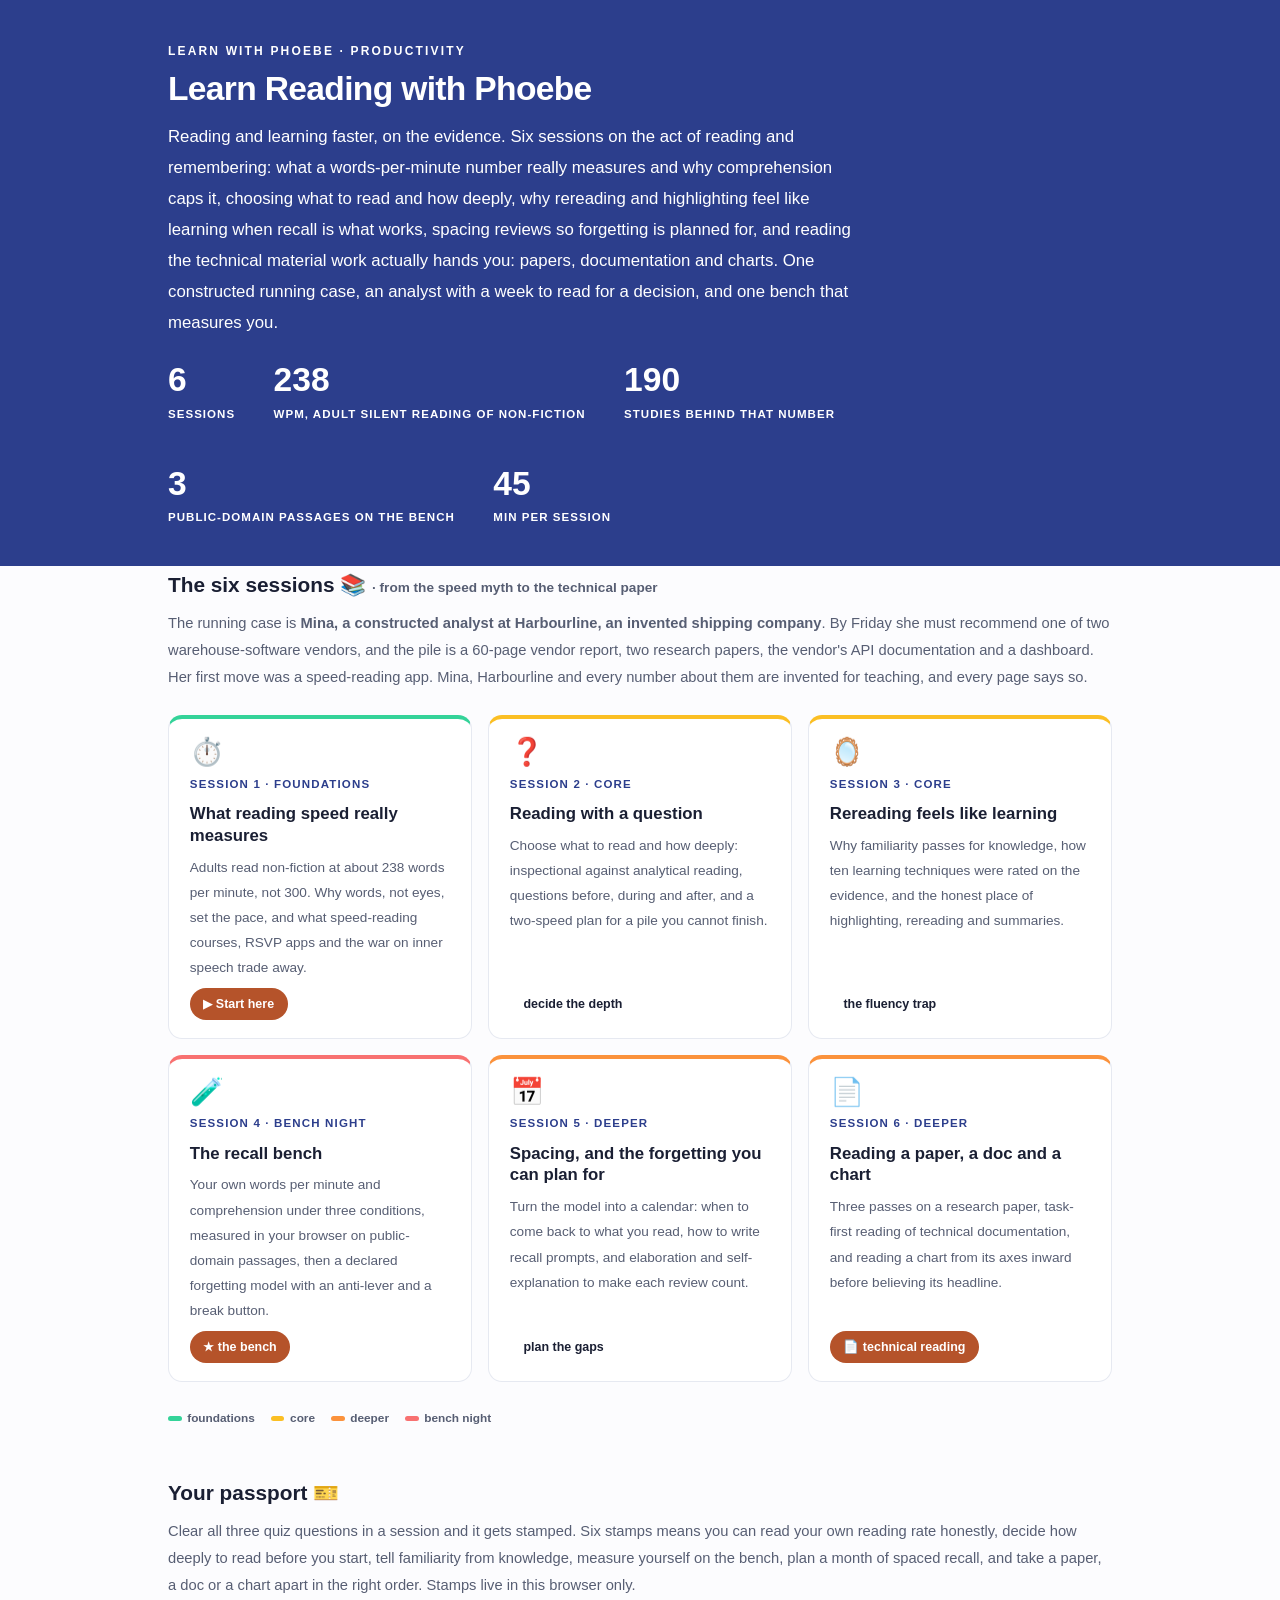
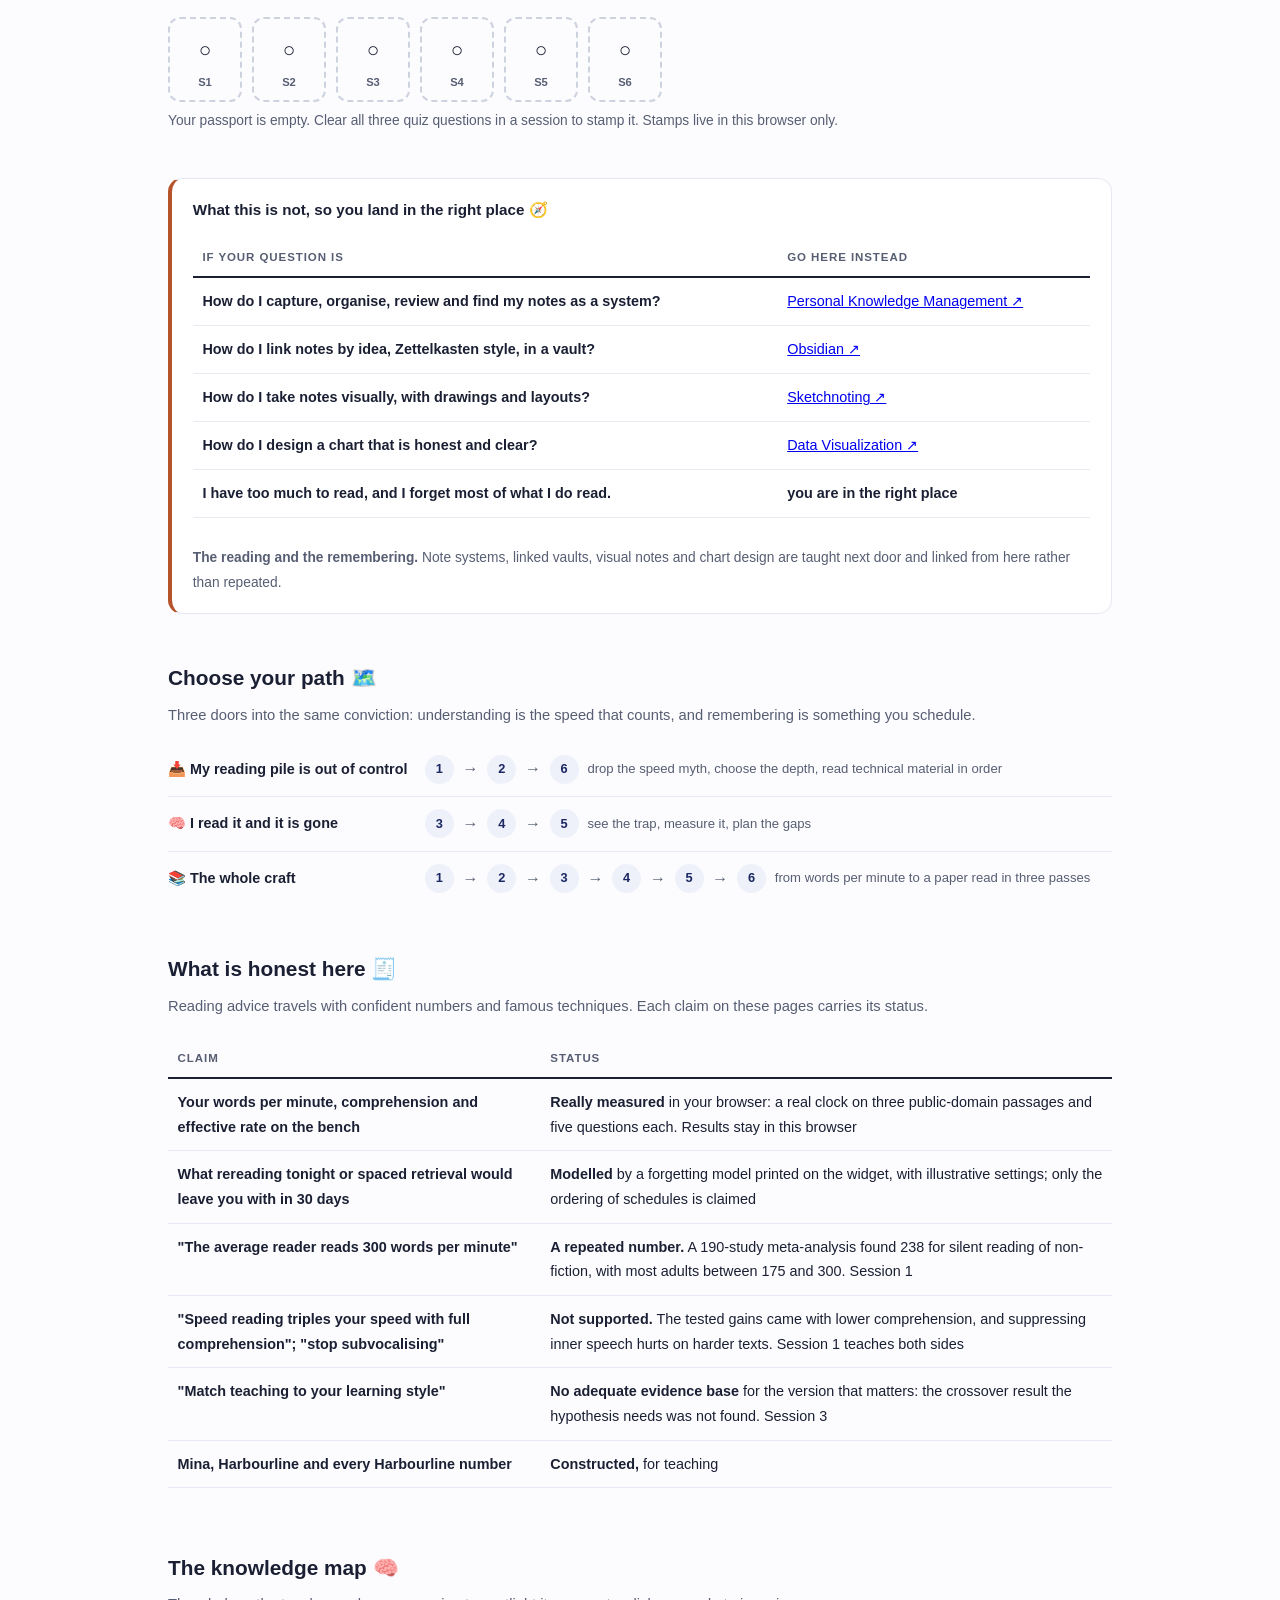
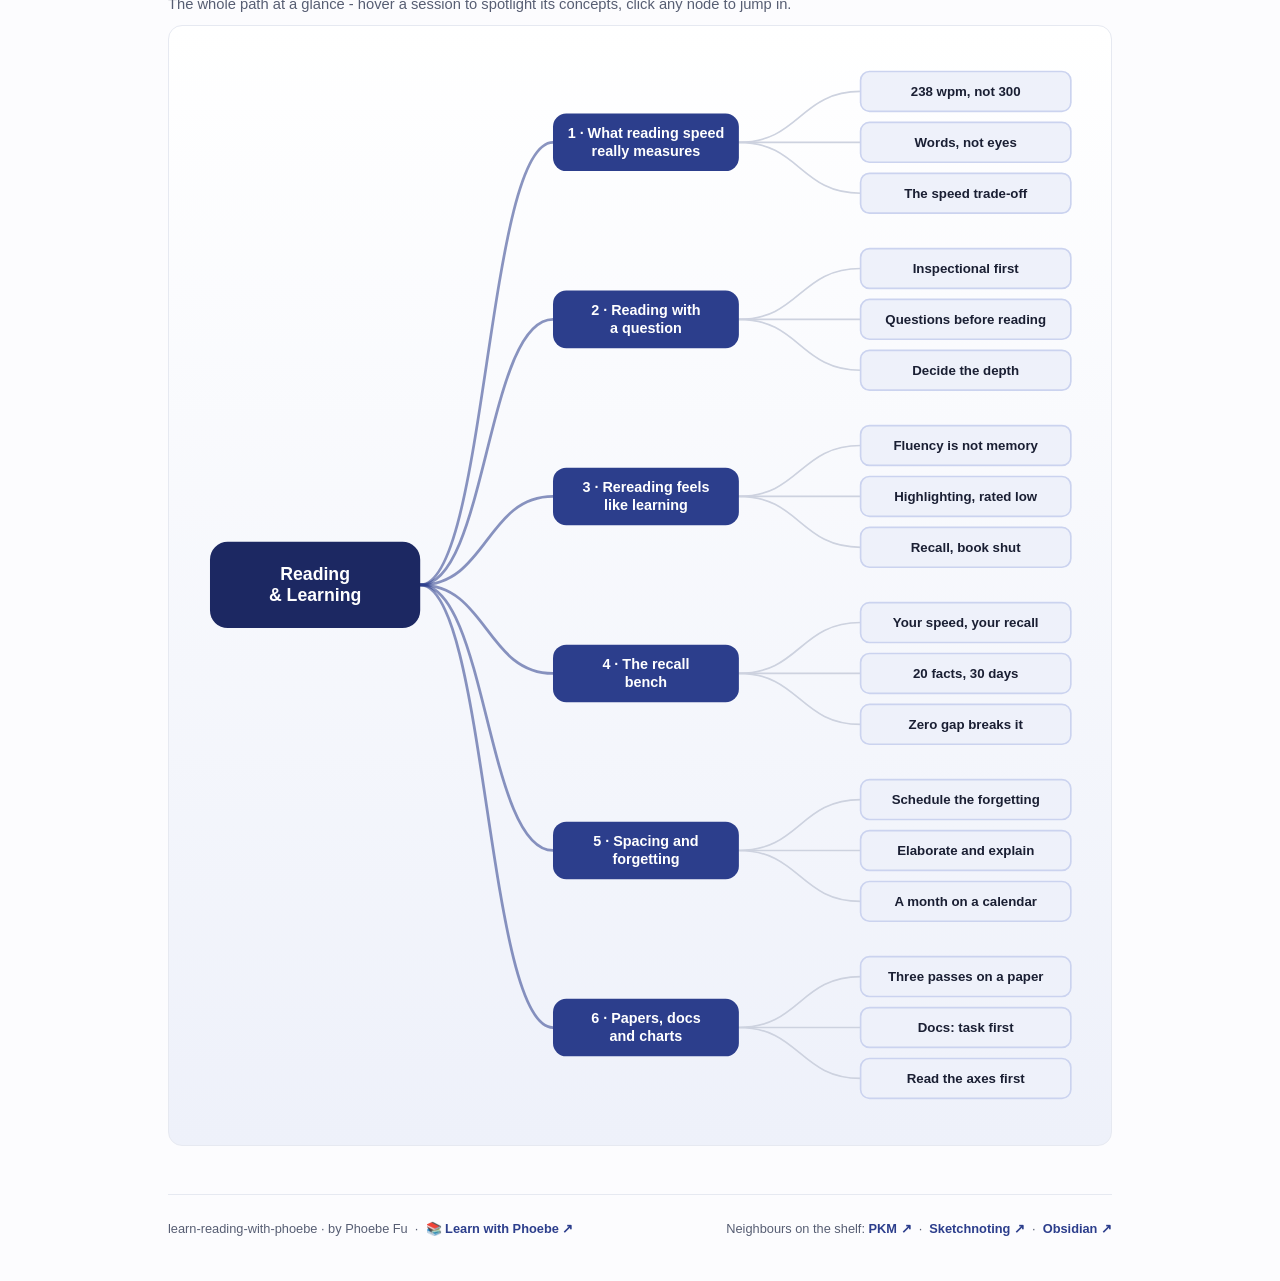
<file: index.html>
<!DOCTYPE html>
<html lang="en">
<head>
<meta charset="UTF-8">
<meta name="viewport" content="width=device-width, initial-scale=1.0">
<!-- social:start -->
<meta name="description" content="Six sessions on reading and remembering what you read: what reading speed really measures, reading with a question, why rereading feels like learning, a recall bench that measures your own speed and comprehension in the browser, spacing that plans for forgetting, and reading papers, docs and charts. Free, by Phoebe Fu.">
<meta property="og:type" content="website">
<meta property="og:site_name" content="Learn with Phoebe">
<meta property="og:title" content="Learn Reading with Phoebe">
<meta property="og:description" content="Read less, remember more. Six sessions on the evidence about reading speed, active reading, retrieval and spacing, with a bench that measures you.">
<meta property="og:url" content="https://phoebefu6.github.io/learn-reading-with-phoebe/">
<meta property="og:image" content="https://phoebefu6.github.io/learn-reading-with-phoebe/assets/og-cover.png">
<meta property="og:image:width" content="1200">
<meta property="og:image:height" content="630">
<meta name="twitter:card" content="summary_large_image">
<meta name="twitter:title" content="Learn Reading with Phoebe">
<meta name="twitter:description" content="Your words per minute beside your comprehension, measured in your browser, and what the research says about rereading and spacing.">
<meta name="twitter:image" content="https://phoebefu6.github.io/learn-reading-with-phoebe/assets/og-cover.png">
<!-- social:end -->
<title>Learn Reading with Phoebe</title>
<link rel="stylesheet" href="assets/style.css?v=22">
<style>

  .stats-row { display: flex; gap: 2.4rem; margin-top: 1.5rem; flex-wrap: wrap; }
  .stat b { display: block; font-size: 2.1rem; font-weight: 800; line-height: 1.05; font-variant-numeric: tabular-nums; }
  .stat span { font-size: .72rem; opacity: 1; text-transform: uppercase; letter-spacing: .09em; font-weight: 600; }

  .course-grid { display: grid; grid-template-columns: repeat(auto-fit, minmax(17rem, 1fr)); gap: 1rem; margin-top: 1.5rem; }
  .course-card {
    border: 1px solid var(--hairline);
    border-top: 4px solid var(--diff, var(--indigo));
    border-radius: var(--radius);
    padding: 1.2rem 1.3rem 1.1rem;
    display: flex;
    flex-direction: column;
    gap: .5rem;
    text-decoration: none;
    color: var(--ink);
    background: #fff;
    transition: box-shadow .15s ease, border-color .15s ease, transform .15s ease;
    position: relative;
  }
  .course-card:hover { border-color: var(--indigo-soft); border-top-color: var(--diff, var(--indigo)); box-shadow: 0 8px 28px rgba(var(--shadow-rgb),.16); transform: translateY(-3px); }
  .course-card .cicon { font-size: 1.7rem; line-height: 1; }
  .course-card .cnum { font-size: .72rem; font-weight: 700; color: var(--indigo); text-transform: uppercase; letter-spacing: .1em; }
  .course-card h3 { font-size: 1.05rem; font-weight: 800; line-height: 1.3; }
  .course-card p { font-size: .85rem; color: var(--muted); flex: 1; }
  .course-card .meta { display: flex; gap: .4rem; flex-wrap: wrap; }

  .diff-legend { display: flex; gap: 1rem; margin-top: 1.6rem; font-size: .74rem; color: var(--muted); font-weight: 600; flex-wrap: wrap; }
  .diff-legend i { display: inline-block; width: .85rem; height: .35rem; border-radius: 999px; margin-right: .35rem; vertical-align: middle; }

  .paths { margin-top: 2.6rem; }
  .paths h2 { font-size: 1.3rem; font-weight: 800; margin-bottom: .3rem; }
  .paths .plede { color: var(--muted); font-size: .92rem; margin-bottom: .8rem; }
  .path { display: flex; gap: .55rem; align-items: center; padding: .75rem 0; border-bottom: .5px solid var(--hairline); flex-wrap: wrap; }
  .path:last-child { border-bottom: none; }
  .path b { min-width: 15.5rem; font-size: .9rem; }
  .path .pstep { background: var(--indigo-50); color: var(--indigo-deep); border-radius: 999px; padding: .16rem .68rem; font-weight: 700; font-size: .8rem; text-decoration: none; transition: all .12s ease; }
  .path .pstep:hover { background: var(--indigo); color: #fff; }
  .path .parr { color: var(--muted); font-weight: 700; }

  .mm-section { margin-top: 1.6rem; }
  .mm-section h2 { font-size: 1.3rem; font-weight: 800; margin-bottom: .2rem; }
  .mm-section .mm-lede { color: var(--muted); font-size: .92rem; margin-bottom: .4rem; }
  .mm-wrap { border: 1px solid var(--hairline); border-radius: var(--radius); background: linear-gradient(180deg,#fff,var(--indigo-50)); padding: .6rem; overflow-x: auto; }
  .mm-svg { width: 100%; height: auto; display: block; max-width: 60rem; margin: 0 auto; min-width: 34rem; }
  .mm-link { cursor: pointer; text-decoration: none; }
  .mm-node rect { transition: opacity .15s ease, filter .15s ease; }
  .mm-node text { pointer-events: none; }
  .mm-link:hover .mm-node rect { filter: brightness(1.06); }
  .mm-edge { transition: opacity .15s ease; }

  .not-this { border: 1px solid var(--hairline); border-left: 4px solid var(--clay); border-radius: var(--radius); background: #fff; padding: 1.1rem 1.3rem; margin-top: 1.2rem; }
  .not-this h3 { font-size: .95rem; font-weight: 800; margin-bottom: .5rem; }
</style>
</head>
<body>
<header class="masthead">
  <div class="wrap">
    <div class="eyebrow">Learn with Phoebe · Productivity</div>
    <h1>Learn <span class="accent">Reading</span> with Phoebe</h1>
    <p class="sub">Reading and learning faster, on the evidence. Six sessions on the act of reading and remembering: what a words-per-minute number really measures and why comprehension caps it, choosing what to read and how deeply, why rereading and highlighting feel like learning when recall is what works, spacing reviews so forgetting is planned for, and reading the technical material work actually hands you: papers, documentation and charts. One constructed running case, an analyst with a week to read for a decision, and one bench that measures you.</p>
    <div class="stats-row">
      <div class="stat"><b data-count="6">6</b><span>sessions</span></div>
      <div class="stat"><b data-count="238">238</b><span>wpm, adult silent reading of non-fiction</span></div>
      <div class="stat"><b data-count="190">190</b><span>studies behind that number</span></div>
      <div class="stat"><b data-count="3">3</b><span>public-domain passages on the bench</span></div>
      <div class="stat"><b data-count="45">45</b><span>min per session</span></div>
    </div>
  </div>
</header>
<main class="wrap">
  <section class="section">
    <div class="paths" style="margin-top:0">
      <h2>The six sessions 📚 <span style="font-size:.85rem;font-weight:600;color:var(--muted)">· from the speed myth to the technical paper</span></h2>
      <p class="plede">The running case is <strong>Mina, a constructed analyst at Harbourline, an invented shipping company</strong>. By Friday she must recommend one of two warehouse-software vendors, and the pile is a 60-page vendor report, two research papers, the vendor's API documentation and a dashboard. Her first move was a speed-reading app. Mina, Harbourline and every number about them are invented for teaching, and every page says so.</p>
    </div>
    <div class="course-grid">
      <a class="course-card" href="courses/01-what-reading-speed-measures.html" style="--diff:#34D399">
        <span class="cicon">⏱️</span>
        <span class="cnum">Session 1 · foundations</span>
        <h3>What reading speed really measures</h3>
        <p>Adults read non-fiction at about 238 words per minute, not 300. Why words, not eyes, set the pace, and what speed-reading courses, RSVP apps and the war on inner speech trade away.</p>
        <span class="meta"><span class="pill amber">▶ Start here</span></span>
      </a>
      <a class="course-card" href="courses/02-reading-with-a-question.html" style="--diff:#FBBF24">
        <span class="cicon">❓</span>
        <span class="cnum">Session 2 · core</span>
        <h3>Reading with a question</h3>
        <p>Choose what to read and how deeply: inspectional against analytical reading, questions before, during and after, and a two-speed plan for a pile you cannot finish.</p>
        <span class="meta"><span class="pill">decide the depth</span></span>
      </a>
      <a class="course-card" href="courses/03-rereading-feels-like-learning.html" style="--diff:#FBBF24">
        <span class="cicon">🪞</span>
        <span class="cnum">Session 3 · core</span>
        <h3>Rereading feels like learning</h3>
        <p>Why familiarity passes for knowledge, how ten learning techniques were rated on the evidence, and the honest place of highlighting, rereading and summaries.</p>
        <span class="meta"><span class="pill">the fluency trap</span></span>
      </a>
      <a class="course-card" href="courses/04-the-recall-bench.html" style="--diff:#F87171">
        <span class="cicon">🧪</span>
        <span class="cnum">Session 4 · bench night</span>
        <h3>The recall bench</h3>
        <p>Your own words per minute and comprehension under three conditions, measured in your browser on public-domain passages, then a declared forgetting model with an anti-lever and a break button.</p>
        <span class="meta"><span class="pill amber">★ the bench</span></span>
      </a>
      <a class="course-card" href="courses/05-spacing-and-forgetting.html" style="--diff:#FB923C">
        <span class="cicon">📅</span>
        <span class="cnum">Session 5 · deeper</span>
        <h3>Spacing, and the forgetting you can plan for</h3>
        <p>Turn the model into a calendar: when to come back to what you read, how to write recall prompts, and elaboration and self-explanation to make each review count.</p>
        <span class="meta"><span class="pill">plan the gaps</span></span>
      </a>
      <a class="course-card" href="courses/06-papers-docs-charts.html" style="--diff:#FB923C">
        <span class="cicon">📄</span>
        <span class="cnum">Session 6 · deeper</span>
        <h3>Reading a paper, a doc and a chart</h3>
        <p>Three passes on a research paper, task-first reading of technical documentation, and reading a chart from its axes inward before believing its headline.</p>
        <span class="meta"><span class="pill amber">📄 technical reading</span></span>
      </a>
    </div>
    <div class="diff-legend">
      <span><i style="background:#34D399"></i>foundations</span>
      <span><i style="background:#FBBF24"></i>core</span>
      <span><i style="background:#FB923C"></i>deeper</span>
      <span><i style="background:#F87171"></i>bench night</span>
    </div>
  </section>
  <section class="section">
    <div class="paths" style="margin-top:0">
      <h2>Your passport 🎫</h2>
      <p class="plede">Clear all three quiz questions in a session and it gets stamped. Six stamps means you can read your own reading rate honestly, decide how deeply to read before you start, tell familiarity from knowledge, measure yourself on the bench, plan a month of spaced recall, and take a paper, a doc or a chart apart in the right order. Stamps live in this browser only.</p>
    </div>
    <div class="pp-strip"></div>
  </section>
  <section class="section">
    <div class="not-this">
      <h3>What this is not, so you land in the right place 🧭</h3>
      <table class="clean">
        <tr><th>If your question is</th><th>Go here instead</th></tr>
        <tr><td>How do I capture, organise, review and find my notes as a system?</td><td><a href="https://phoebefu6.github.io/learn-pkm-with-phoebe/">Personal Knowledge Management ↗</a></td></tr>
        <tr><td>How do I link notes by idea, Zettelkasten style, in a vault?</td><td><a href="https://phoebefu6.github.io/learn-obsidian-with-phoebe/">Obsidian ↗</a></td></tr>
        <tr><td>How do I take notes visually, with drawings and layouts?</td><td><a href="https://phoebefu6.github.io/learn-sketchnoting-with-phoebe/">Sketchnoting ↗</a></td></tr>
        <tr><td>How do I design a chart that is honest and clear?</td><td><a href="https://phoebefu6.github.io/learn-dataviz-with-phoebe/">Data Visualization ↗</a></td></tr>
        <tr><td><strong>I have too much to read, and I forget most of what I do read.</strong></td><td><strong>you are in the right place</strong></td></tr>
      </table>
      <p style="margin-top:.7rem;font-size:.86rem;color:var(--muted)"><strong>The reading and the remembering.</strong> Note systems, linked vaults, visual notes and chart design are taught next door and linked from here rather than repeated.</p>
    </div>
  </section>
  <section class="section">
    <div class="paths">
      <h2>Choose your path 🗺️</h2>
      <p class="plede">Three doors into the same conviction: understanding is the speed that counts, and remembering is something you schedule.</p>
      <div class="path"><b>📥 My reading pile is out of control</b>
        <a class="pstep" href="courses/01-what-reading-speed-measures.html">1</a><span class="parr">→</span>
        <a class="pstep" href="courses/02-reading-with-a-question.html">2</a><span class="parr">→</span>
        <a class="pstep" href="courses/06-papers-docs-charts.html">6</a>
        <span style="font-size:.82rem;color:var(--muted)">drop the speed myth, choose the depth, read technical material in order</span>
      </div>
      <div class="path"><b>🧠 I read it and it is gone</b>
        <a class="pstep" href="courses/03-rereading-feels-like-learning.html">3</a><span class="parr">→</span>
        <a class="pstep" href="courses/04-the-recall-bench.html">4</a><span class="parr">→</span>
        <a class="pstep" href="courses/05-spacing-and-forgetting.html">5</a>
        <span style="font-size:.82rem;color:var(--muted)">see the trap, measure it, plan the gaps</span>
      </div>
      <div class="path"><b>📚 The whole craft</b>
        <a class="pstep" href="courses/01-what-reading-speed-measures.html">1</a><span class="parr">→</span>
        <a class="pstep" href="courses/02-reading-with-a-question.html">2</a><span class="parr">→</span>
        <a class="pstep" href="courses/03-rereading-feels-like-learning.html">3</a><span class="parr">→</span>
        <a class="pstep" href="courses/04-the-recall-bench.html">4</a><span class="parr">→</span>
        <a class="pstep" href="courses/05-spacing-and-forgetting.html">5</a><span class="parr">→</span>
        <a class="pstep" href="courses/06-papers-docs-charts.html">6</a>
        <span style="font-size:.82rem;color:var(--muted)">from words per minute to a paper read in three passes</span>
      </div>
    </div>
  </section>
  <section class="section">
    <div class="paths" style="margin-top:0">
      <h2>What is honest here 🧾</h2>
      <p class="plede">Reading advice travels with confident numbers and famous techniques. Each claim on these pages carries its status.</p>
    </div>
    <table class="clean">
      <tr><th>Claim</th><th>Status</th></tr>
      <tr><td>Your words per minute, comprehension and effective rate on the bench</td><td><strong>Really measured</strong> in your browser: a real clock on three public-domain passages and five questions each. Results stay in this browser</td></tr>
      <tr><td>What rereading tonight or spaced retrieval would leave you with in 30 days</td><td><strong>Modelled</strong> by a forgetting model printed on the widget, with illustrative settings; only the ordering of schedules is claimed</td></tr>
      <tr><td>"The average reader reads 300 words per minute"</td><td><strong>A repeated number.</strong> A 190-study meta-analysis found 238 for silent reading of non-fiction, with most adults between 175 and 300. Session 1</td></tr>
      <tr><td>"Speed reading triples your speed with full comprehension"; "stop subvocalising"</td><td><strong>Not supported.</strong> The tested gains came with lower comprehension, and suppressing inner speech hurts on harder texts. Session 1 teaches both sides</td></tr>
      <tr><td>"Match teaching to your learning style"</td><td><strong>No adequate evidence base</strong> for the version that matters: the crossover result the hypothesis needs was not found. Session 3</td></tr>
      <tr><td>Mina, Harbourline and every Harbourline number</td><td><strong>Constructed,</strong> for teaching</td></tr>
    </table>
  </section>
  <section class="section mm-section">
    <h2>The knowledge map 🧠</h2>
    <p class="mm-lede">The whole path at a glance - hover a session to spotlight its concepts, click any node to jump in.</p>
    <div class="mm-wrap"><div id="mindmap"></div></div>
  </section>
  <footer class="pagefoot">
    <span>learn-reading-with-phoebe · by Phoebe Fu &nbsp;·&nbsp; 📚 <a href="https://phoebefu6.github.io/learn-with-phoebe/">Learn with Phoebe ↗</a></span>
    <span>Neighbours on the shelf: <a href="https://phoebefu6.github.io/learn-pkm-with-phoebe/">PKM ↗</a> &nbsp;·&nbsp; <a href="https://phoebefu6.github.io/learn-sketchnoting-with-phoebe/">Sketchnoting ↗</a> &nbsp;·&nbsp; <a href="https://phoebefu6.github.io/learn-obsidian-with-phoebe/">Obsidian ↗</a></span>
  </footer>
</main>
<script>
window.MINDMAP_DATA = {
 "title": "Reading\n& Learning",
 "centerColor": "#1C2862",
 "sessions": [
  {
   "label": "What reading speed\nreally measures",
   "href": "courses/01-what-reading-speed-measures.html",
   "color": "#34D399",
   "concepts": [
    {
     "label": "238 wpm, not 300",
     "href": "courses/01-what-reading-speed-measures.html"
    },
    {
     "label": "Words, not eyes",
     "href": "courses/01-what-reading-speed-measures.html"
    },
    {
     "label": "The speed trade-off",
     "href": "courses/01-what-reading-speed-measures.html"
    }
   ]
  },
  {
   "label": "Reading with\na question",
   "href": "courses/02-reading-with-a-question.html",
   "color": "#FBBF24",
   "concepts": [
    {
     "label": "Inspectional first",
     "href": "courses/02-reading-with-a-question.html"
    },
    {
     "label": "Questions before reading",
     "href": "courses/02-reading-with-a-question.html"
    },
    {
     "label": "Decide the depth",
     "href": "courses/02-reading-with-a-question.html"
    }
   ]
  },
  {
   "label": "Rereading feels\nlike learning",
   "href": "courses/03-rereading-feels-like-learning.html",
   "color": "#FBBF24",
   "concepts": [
    {
     "label": "Fluency is not memory",
     "href": "courses/03-rereading-feels-like-learning.html"
    },
    {
     "label": "Highlighting, rated low",
     "href": "courses/03-rereading-feels-like-learning.html"
    },
    {
     "label": "Recall, book shut",
     "href": "courses/03-rereading-feels-like-learning.html"
    }
   ]
  },
  {
   "label": "The recall\nbench",
   "href": "courses/04-the-recall-bench.html",
   "color": "#F87171",
   "concepts": [
    {
     "label": "Your speed, your recall",
     "href": "courses/04-the-recall-bench.html"
    },
    {
     "label": "20 facts, 30 days",
     "href": "courses/04-the-recall-bench.html"
    },
    {
     "label": "Zero gap breaks it",
     "href": "courses/04-the-recall-bench.html"
    }
   ]
  },
  {
   "label": "Spacing and\nforgetting",
   "href": "courses/05-spacing-and-forgetting.html",
   "color": "#FB923C",
   "concepts": [
    {
     "label": "Schedule the forgetting",
     "href": "courses/05-spacing-and-forgetting.html"
    },
    {
     "label": "Elaborate and explain",
     "href": "courses/05-spacing-and-forgetting.html"
    },
    {
     "label": "A month on a calendar",
     "href": "courses/05-spacing-and-forgetting.html"
    }
   ]
  },
  {
   "label": "Papers, docs\nand charts",
   "href": "courses/06-papers-docs-charts.html",
   "color": "#FB923C",
   "concepts": [
    {
     "label": "Three passes on a paper",
     "href": "courses/06-papers-docs-charts.html"
    },
    {
     "label": "Docs: task first",
     "href": "courses/06-papers-docs-charts.html"
    },
    {
     "label": "Read the axes first",
     "href": "courses/06-papers-docs-charts.html"
    }
   ]
  }
 ]
};
</script>
<script src="assets/mindmap.js?v=1"></script>
<script src="assets/app.js?v=19"></script>
</body>
</html>
</file>
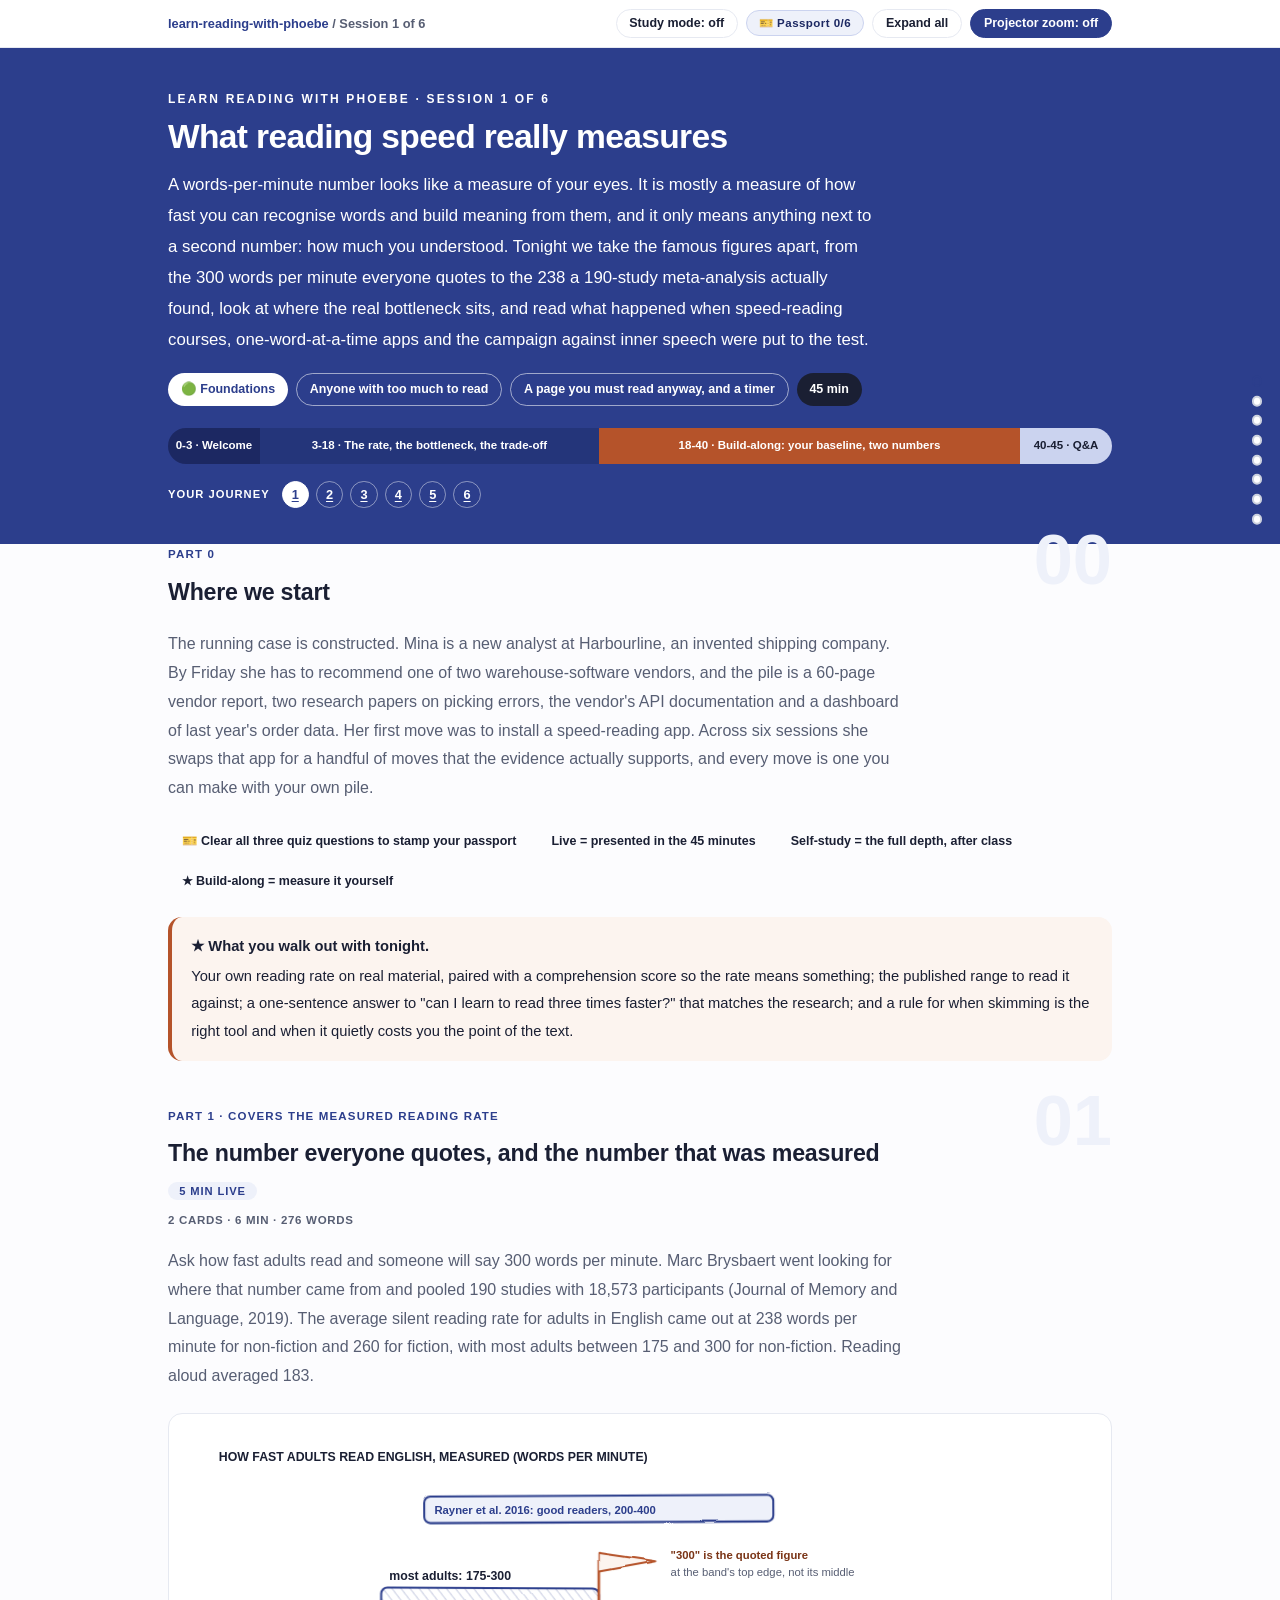
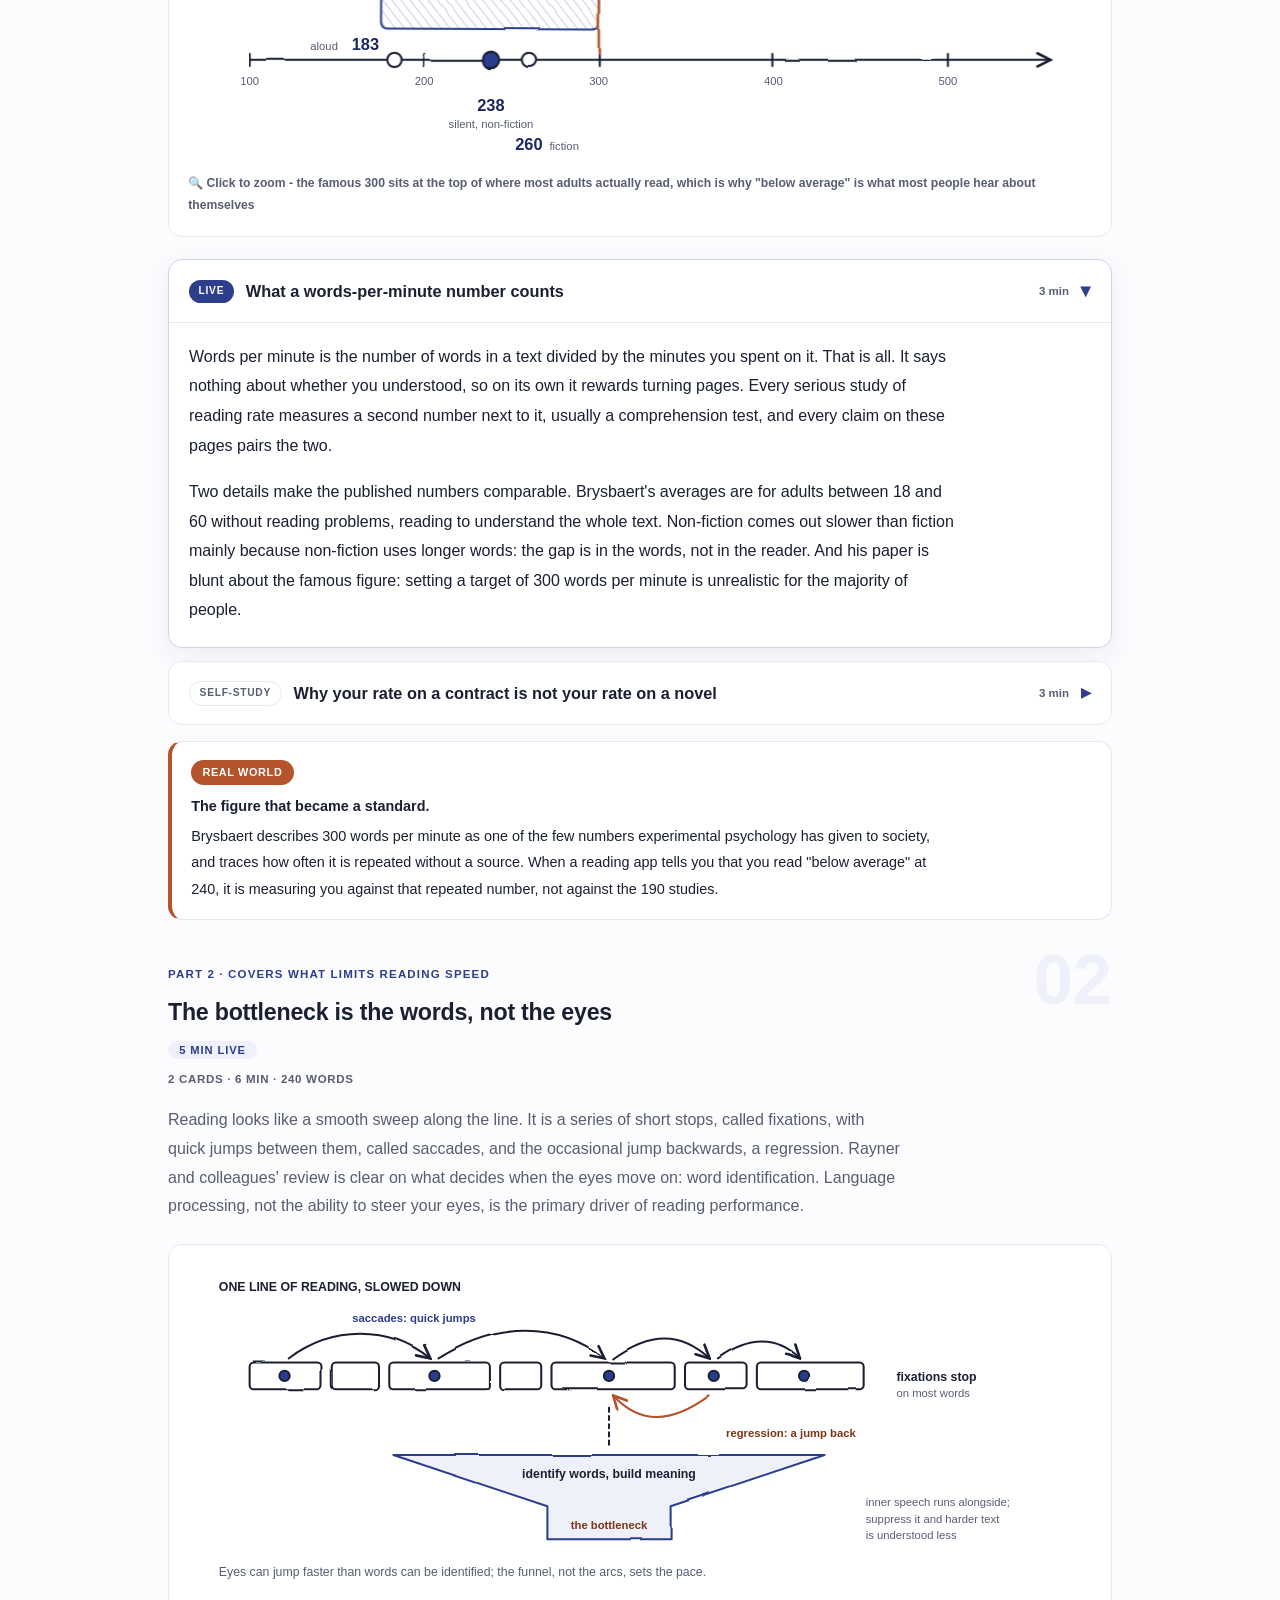
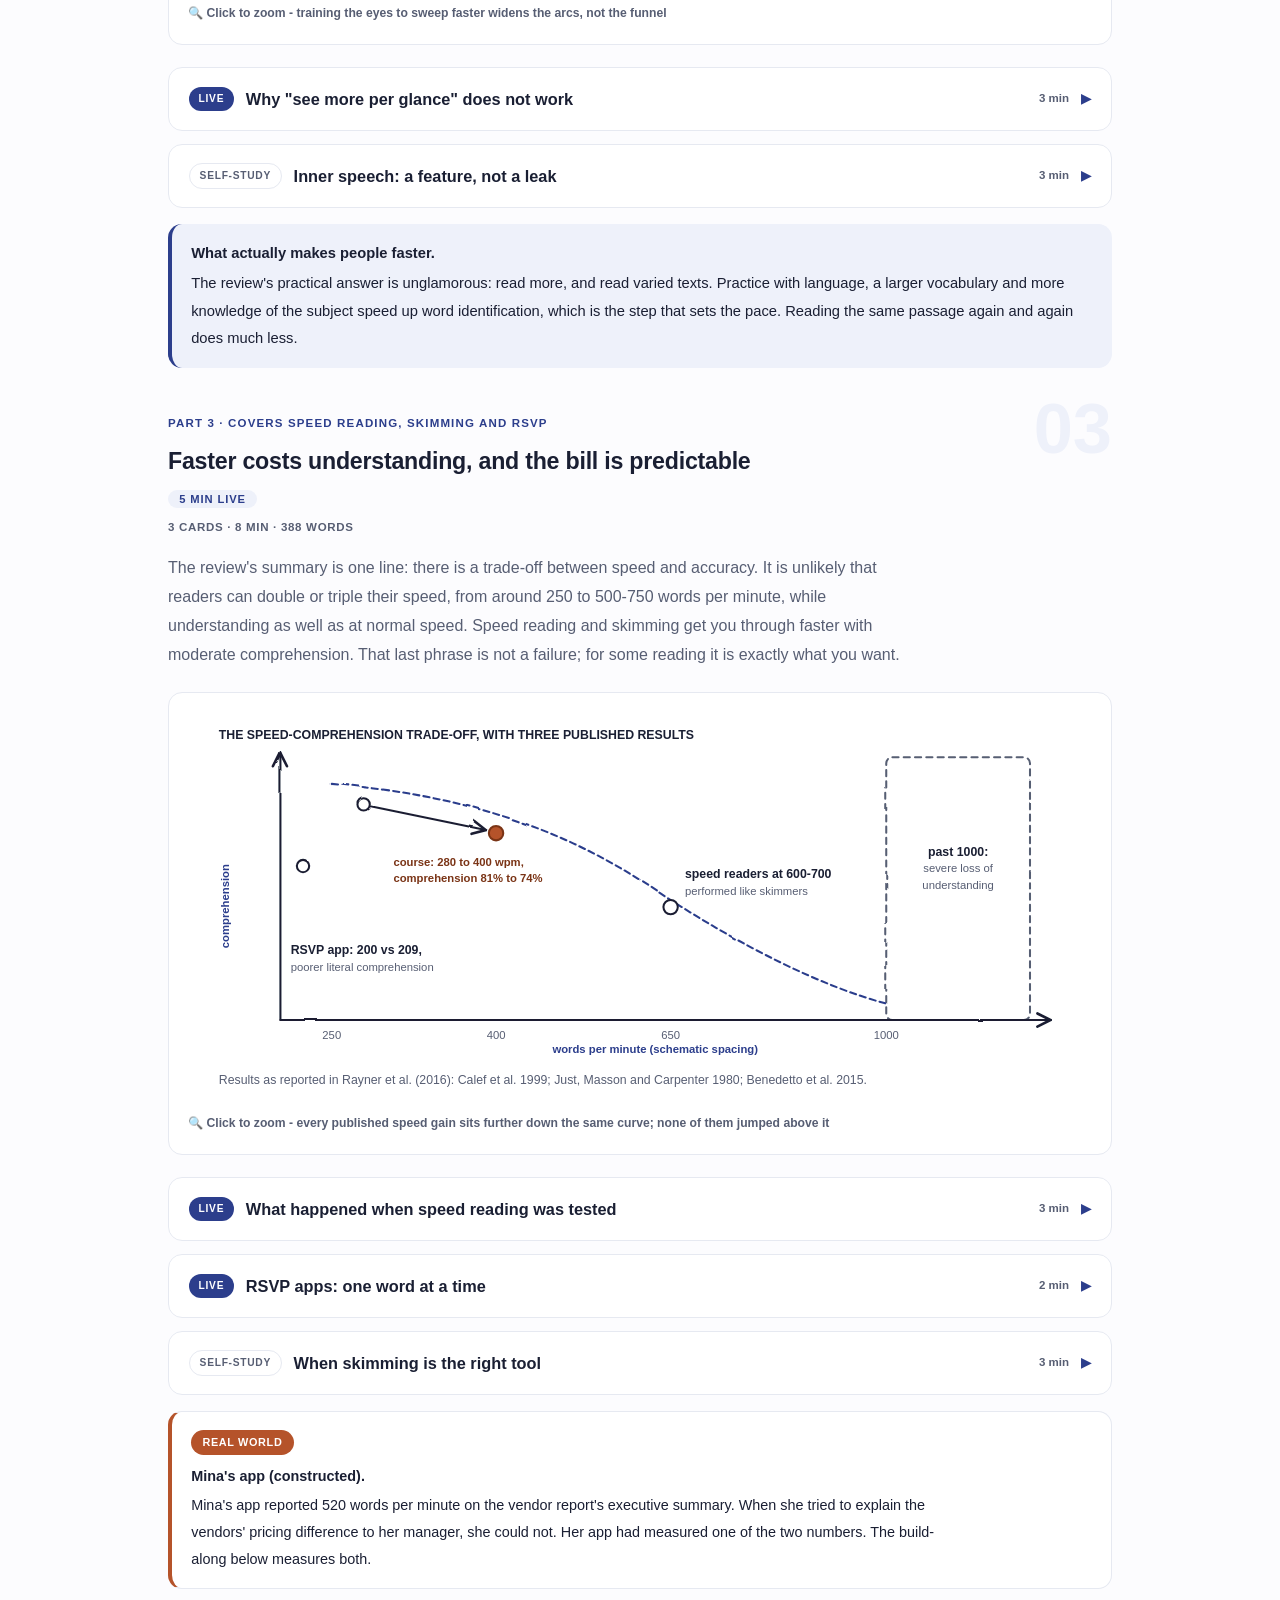
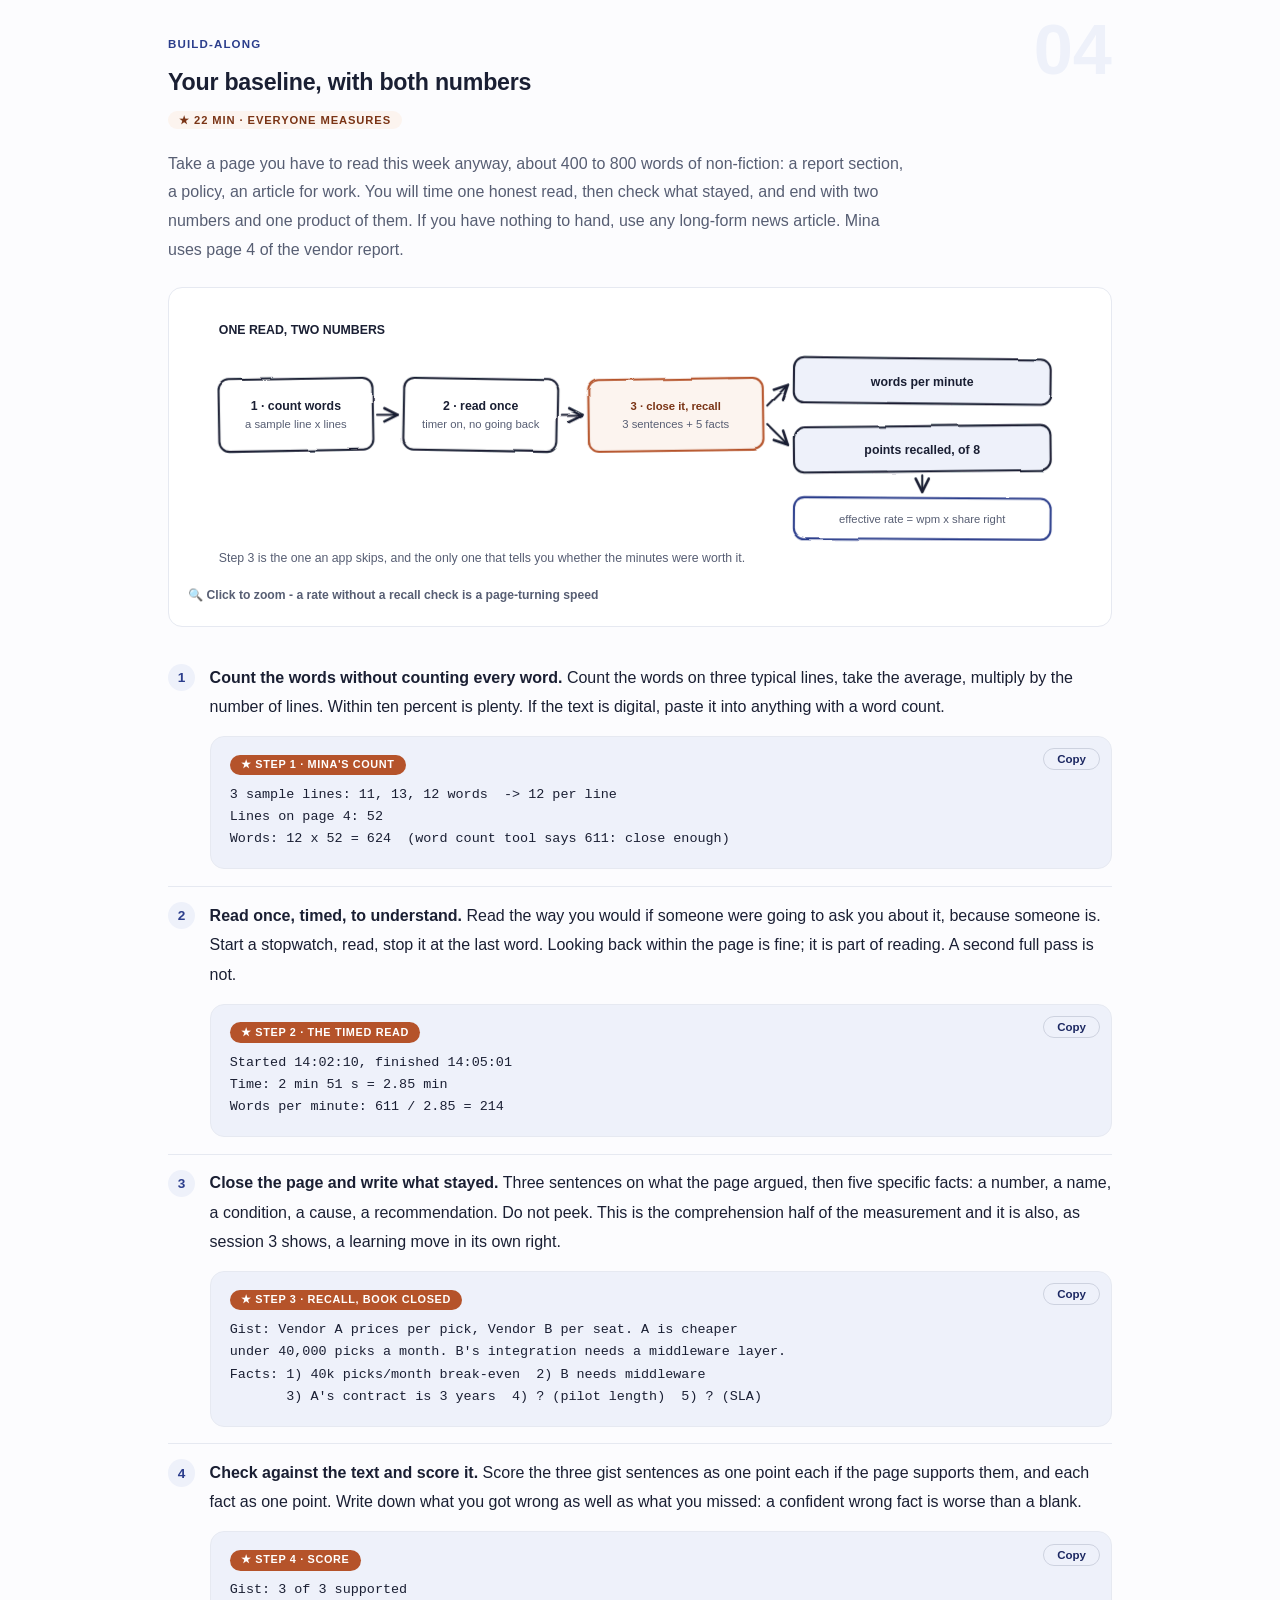
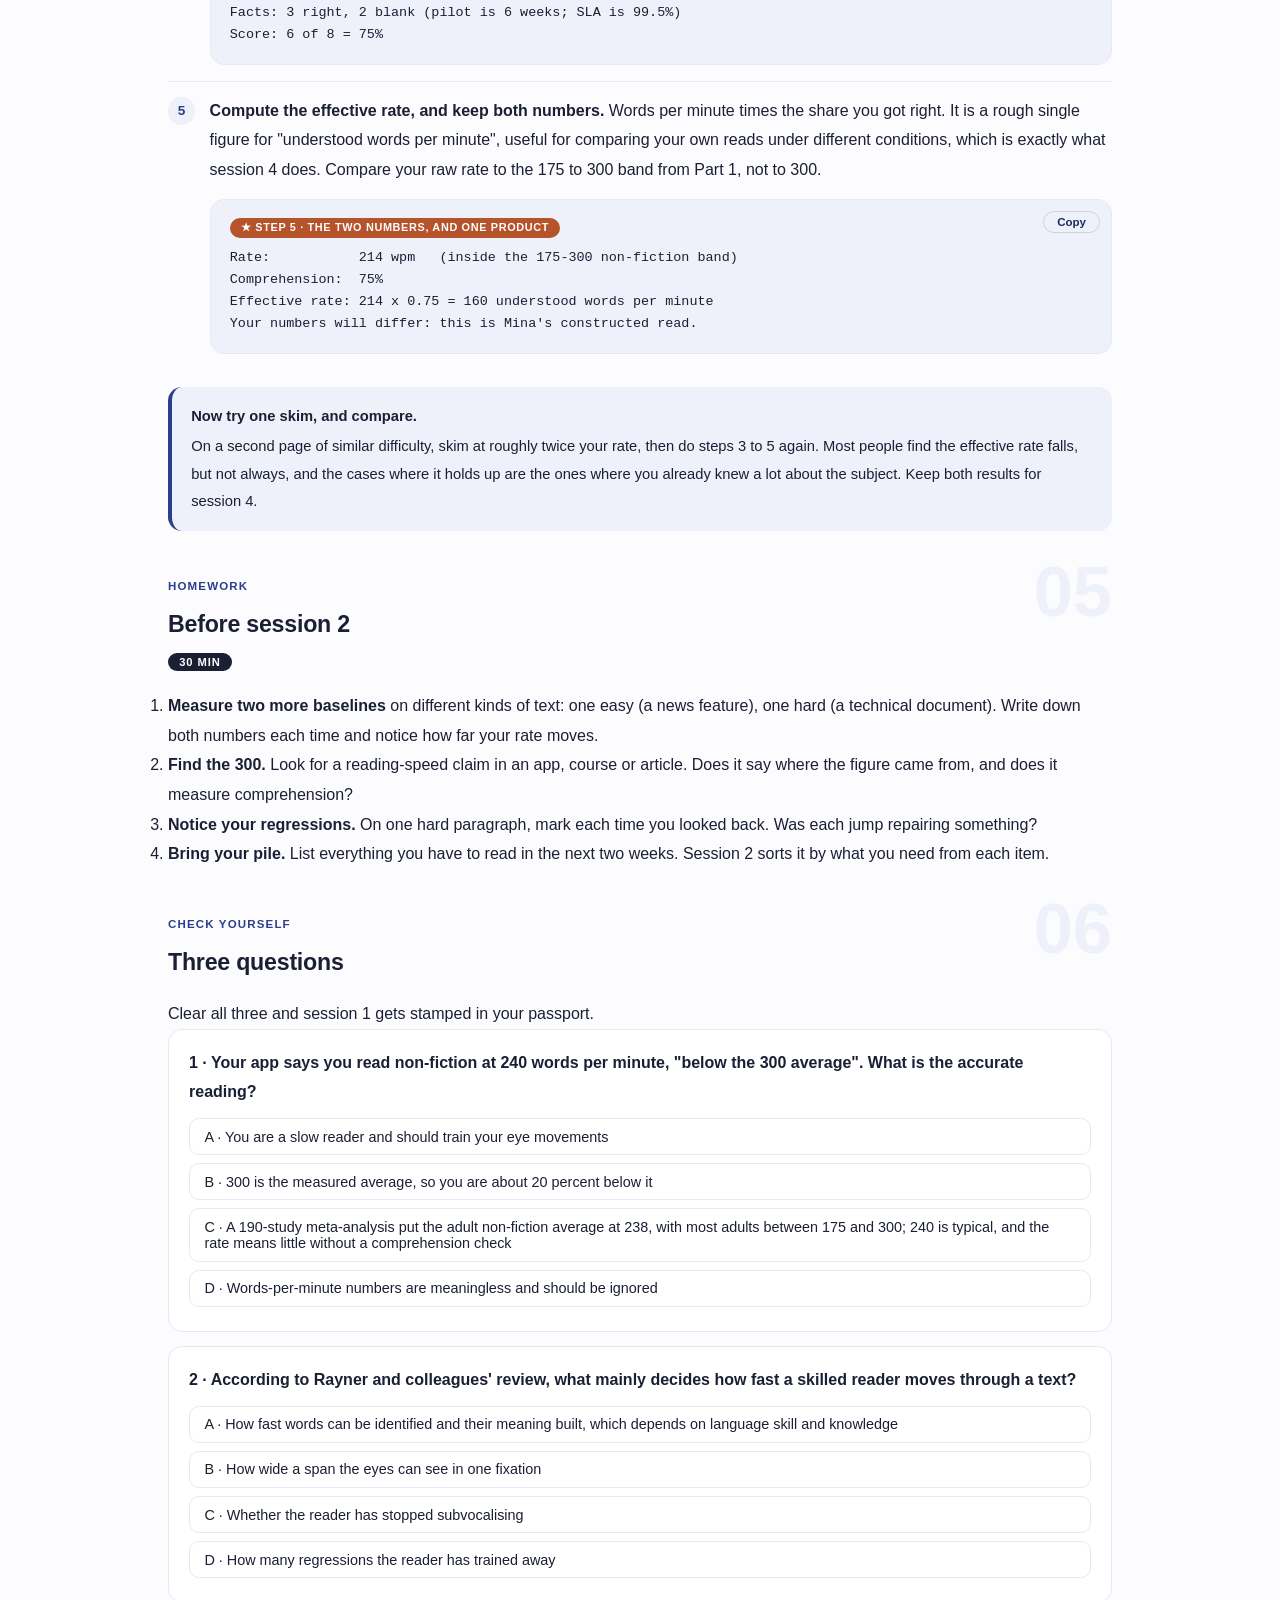
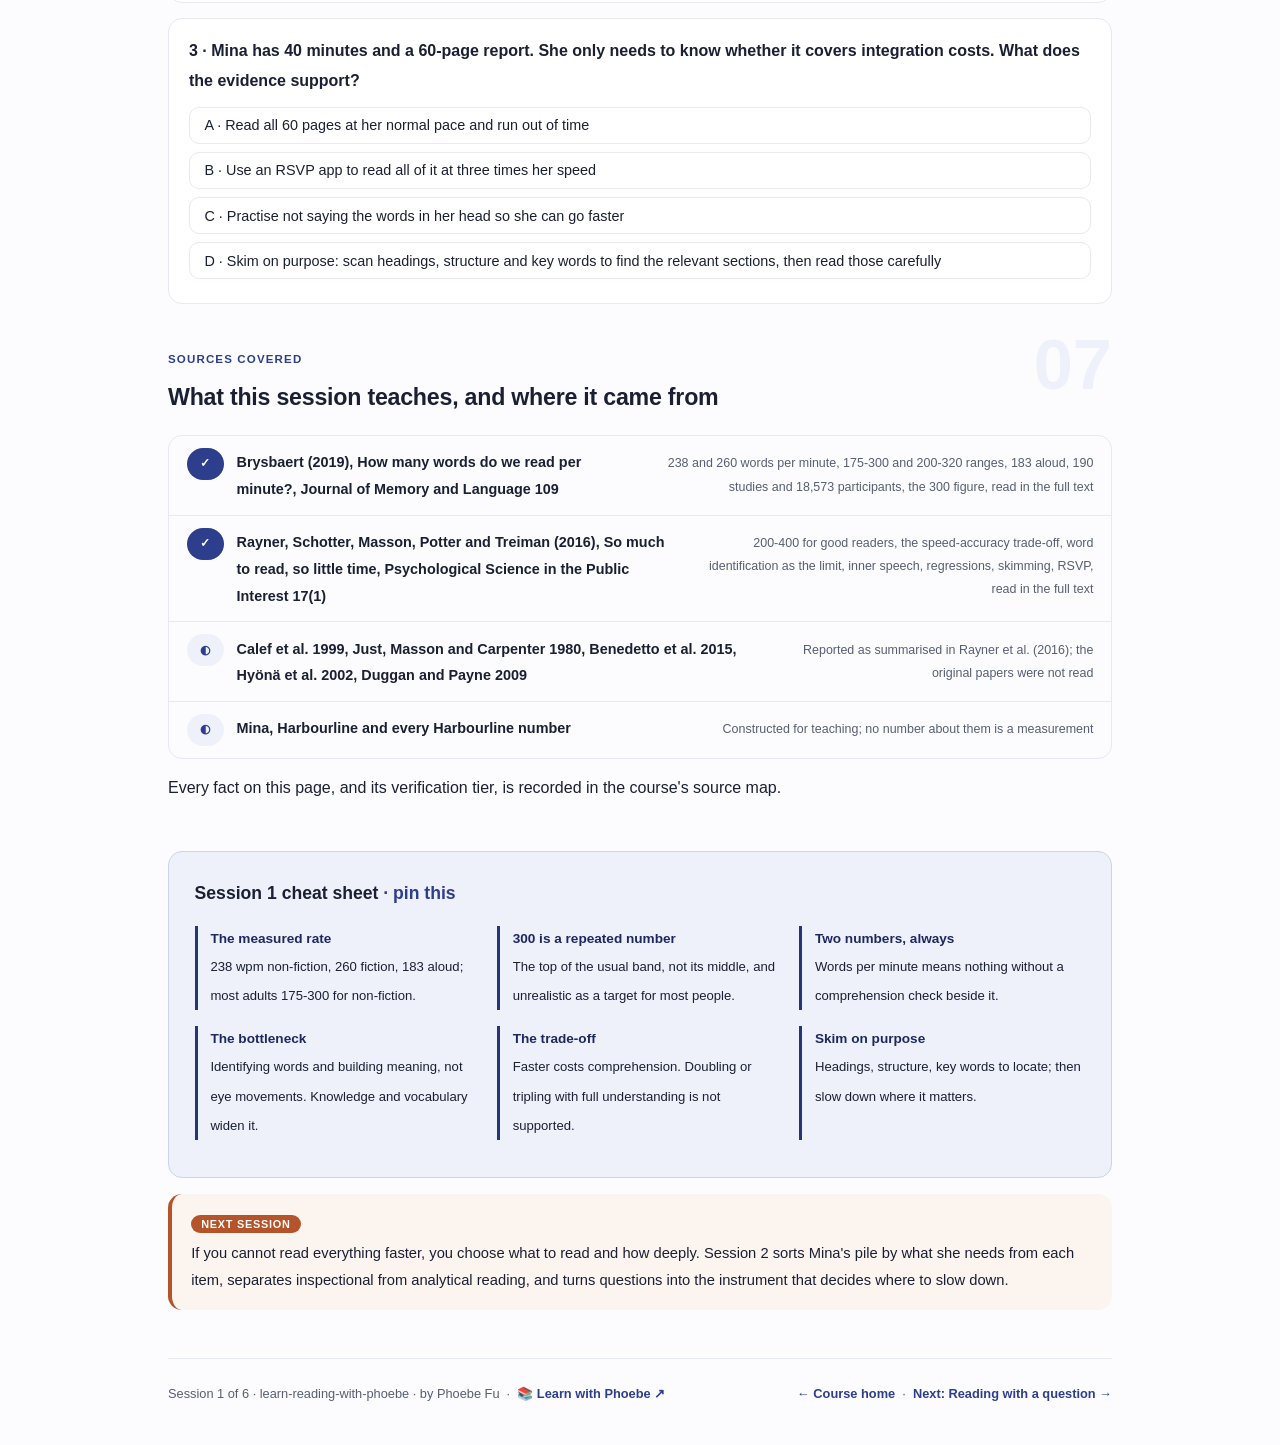
<file: courses/01-what-reading-speed-measures.html>
<!DOCTYPE html>
<html lang="en">
<head>
<meta charset="UTF-8">
<meta name="viewport" content="width=device-width, initial-scale=1.0">
<!-- social:start -->
<meta name="description" content="Session 1 of 6. What a words-per-minute number actually counts, what the 190-study meta-analysis says adults really read at, why word identification and language skill set the ceiling, and what happened when speed-reading courses, RSVP apps and the war on inner speech were tested.">
<meta property="og:type" content="article">
<meta property="og:site_name" content="Learn with Phoebe">
<meta property="og:title" content="What reading speed really measures - learn reading with phoebe">
<meta property="og:description" content="Session 1 of 6. Adults read non-fiction at about 238 words per minute. Here is why, and what speed reading really trades away.">
<meta property="og:url" content="https://phoebefu6.github.io/learn-reading-with-phoebe/courses/01-what-reading-speed-measures.html">
<meta property="og:image" content="https://phoebefu6.github.io/learn-reading-with-phoebe/assets/og-cover.png">
<meta property="og:image:width" content="1200">
<meta property="og:image:height" content="630">
<meta name="twitter:card" content="summary_large_image">
<meta name="twitter:title" content="What reading speed really measures - learn reading with phoebe">
<meta name="twitter:description" content="Session 1 of 6. The real reading rate, the real bottleneck, and the speed-comprehension trade-off.">
<meta name="twitter:image" content="https://phoebefu6.github.io/learn-reading-with-phoebe/assets/og-cover.png">
<!-- social:end -->
<title>Session 1 · What reading speed really measures - learn reading with phoebe</title>
<link rel="stylesheet" href="../assets/style.css?v=21">
</head>
<body>

<div class="toolbar">
  <div class="wrap">
    <span class="crumb"><a href="../index.html">learn-reading-with-phoebe</a> / Session 1 of 6</span>
    <button class="btn" id="toggle-all" type="button">Expand all</button>
    <button class="btn primary" id="zoom-toggle" type="button">Projector zoom: off</button>
  </div>
</div>

<header class="masthead">
  <div class="wrap">
    <div class="eyebrow">Learn Reading with Phoebe · Session 1 of 6</div>
    <h1>What reading <span class="accent">speed</span> really measures</h1>
    <p class="sub">A words-per-minute number looks like a measure of your eyes. It is mostly a measure of how fast you can recognise words and build meaning from them, and it only means anything next to a second number: how much you understood. Tonight we take the famous figures apart, from the 300 words per minute everyone quotes to the 238 a 190-study meta-analysis actually found, look at where the real bottleneck sits, and read what happened when speed-reading courses, one-word-at-a-time apps and the campaign against inner speech were put to the test.</p>
    <div class="chip-row">
      <span class="chip level">🟢 Foundations</span>
      <span class="chip audience">Anyone with too much to read</span>
      <span class="chip audience">A page you must read anyway, and a timer</span>
      <span class="chip time">45 min</span>
    </div>
    <div class="agenda">
      <span class="a1" style="flex:1">0-3 · Welcome</span>
      <span class="a2" style="flex:4">3-18 · The rate, the bottleneck, the trade-off</span>
      <span class="a3" style="flex:5">18-40 · Build-along: your baseline, two numbers</span>
      <span class="a4" style="flex:1">40-45 · Q&amp;A</span>
    </div>
  </div>
</header>

<main class="wrap">

  <section class="section" id="intro">
    <div class="section-kicker">
      <span class="klabel">Part 0</span>
      <h2>Where we start</h2>
    </div>
    <p class="lede">The running case is constructed. Mina is a new analyst at Harbourline, an invented shipping company. By Friday she has to recommend one of two warehouse-software vendors, and the pile is a 60-page vendor report, two research papers on picking errors, the vendor's API documentation and a dashboard of last year's order data. Her first move was to install a speed-reading app. Across six sessions she swaps that app for a handful of moves that the evidence actually supports, and every move is one you can make with your own pile.</p>

    <div class="legend">
      <span class="pill">🎫 Clear all three quiz questions to stamp your passport</span>
      <span class="pill">Live = presented in the 45 minutes</span>
      <span class="pill">Self-study = the full depth, after class</span>
      <span class="pill">★ Build-along = measure it yourself</span>
    </div>

    <div class="callout win">
      <p><strong>★ What you walk out with tonight.</strong> Your own reading rate on real material, paired with a comprehension score so the rate means something; the published range to read it against; a one-sentence answer to "can I learn to read three times faster?" that matches the research; and a rule for when skimming is the right tool and when it quietly costs you the point of the text.</p>
    </div>
  </section>

  <section class="section" id="part-1">
    <div class="section-kicker">
      <span class="klabel">Part 1 · covers the measured reading rate</span>
      <h2>The number everyone quotes, and the number that was measured</h2>
      <span class="tag concept">5 min live</span>
    </div>
    <p class="lede">Ask how fast adults read and someone will say 300 words per minute. Marc Brysbaert went looking for where that number came from and pooled 190 studies with 18,573 participants (Journal of Memory and Language, 2019). The average silent reading rate for adults in English came out at 238 words per minute for non-fiction and 260 for fiction, with most adults between 175 and 300 for non-fiction. Reading aloud averaged 183.</p>

    <figure class="zoomable">
      <svg viewBox="0 0 880 320" xmlns="http://www.w3.org/2000/svg" role="img" aria-label="A number line of reading rates from 100 to 450 words per minute. Measured means sit on it: reading aloud 183, silent non-fiction 238, silent fiction 260. A shaded band marks where most adults fall for non-fiction, 175 to 300. A terracotta flag at 300 marks the widely quoted figure, at the top edge of the band rather than its centre. A second band above marks Rayner and colleagues' 200 to 400 for good college-educated readers.">
        <defs>
          <filter id="r1aSk" x="-3%" y="-3%" width="106%" height="106%"><feTurbulence type="fractalNoise" baseFrequency="0.02" numOctaves="2" seed="11" result="n"/><feDisplacementMap in="SourceGraphic" in2="n" scale="2.4" xChannelSelector="R" yChannelSelector="G"/></filter>
          <pattern id="r1aHc" patternUnits="userSpaceOnUse" width="7" height="7" patternTransform="rotate(-38)"><line x1="0" y1="0" x2="0" y2="7" stroke="#2C3E8C" stroke-width="1" opacity=".5"/></pattern>
          <marker id="r1aAr" viewBox="0 0 10 10" refX="9" refY="5" markerWidth="8" markerHeight="8" orient="auto"><path d="M1 1 L9 5 L1 9" fill="none" stroke="#1A1F33" stroke-width="1.6" stroke-linecap="round"/></marker>
        </defs>
        <style>
          .r1aH { font: 800 12px Inter, sans-serif; fill: #1A1F33; }
          .r1aL { font: 600 12px Inter, sans-serif; fill: #1A1F33; }
          .r1aS { font: 400 11px Inter, sans-serif; fill: #575E73; }
          .r1aB { font: 800 11px Inter, sans-serif; fill: #7A3416; }
          .r1aV { font: 800 16px Inter, sans-serif; fill: #1C2862; }
          .r1aA { font: 700 11px Inter, sans-serif; fill: #2C3E8C; }
          .r1aN { font: 400 12px Inter, sans-serif; fill: #575E73; }
        </style>

        <text class="r1aH" x="30" y="26">HOW FAST ADULTS READ ENGLISH, MEASURED (WORDS PER MINUTE)</text>

        <g filter="url(#r1aSk)" fill="none" stroke="#1A1F33" stroke-width="2" stroke-linecap="round" stroke-linejoin="round">
          <rect x="230" y="60" width="340" height="26" rx="6" transform="rotate(-0.3 400 73)" fill="#EEF1FA" stroke="#2C3E8C"/>
          <rect x="188" y="150" width="212" height="40" rx="6" transform="rotate(0.3 294 170)" fill="url(#r1aHc)" stroke="#2C3E8C"/>
          <path d="M60 220 L840 220" marker-end="url(#r1aAr)"/>
          <path d="M60 214 L60 226 M230 214 L230 226 M400 214 L400 226 M570 214 L570 226 M740 214 L740 226"/>
          <circle cx="201" cy="220" r="7" fill="#FFFFFF"/>
          <circle cx="295" cy="220" r="8" fill="#2C3E8C"/>
          <circle cx="332" cy="220" r="7" fill="#FFFFFF"/>
          <path d="M400 214 L400 116" stroke="#B5532A" stroke-width="2.5"/>
          <path d="M400 116 L455 124 L400 134" fill="#FCF4EF" stroke="#B5532A"/>
        </g>

        <text class="r1aA" x="240" y="78">Rayner et al. 2016: good readers, 200-400</text>
        <text class="r1aL" x="196" y="142">most adults: 175-300</text>
        <text class="r1aS" x="60" y="244" text-anchor="middle">100</text>
        <text class="r1aS" x="230" y="244" text-anchor="middle">200</text>
        <text class="r1aS" x="400" y="244" text-anchor="middle">300</text>
        <text class="r1aS" x="570" y="244" text-anchor="middle">400</text>
        <text class="r1aS" x="740" y="244" text-anchor="middle">500</text>
        <text class="r1aV" x="186" y="210" text-anchor="end">183</text>
        <text class="r1aS" x="146" y="210" text-anchor="end">aloud</text>
        <text class="r1aV" x="295" y="270" text-anchor="middle">238</text>
        <text class="r1aS" x="295" y="286" text-anchor="middle">silent, non-fiction</text>
        <text class="r1aV" x="332" y="308" text-anchor="middle">260</text>
        <text class="r1aS" x="352" y="308">fiction</text>
        <text class="r1aB" x="470" y="122">"300" is the quoted figure</text>
        <text class="r1aS" x="470" y="138">at the band's top edge, not its middle</text>
      </svg>
      <figcaption>🔍 Click to zoom - the famous 300 sits at the top of where most adults actually read, which is why "below average" is what most people hear about themselves</figcaption>
    </figure>

    <details class="card" open>
      <summary><span class="mode live">Live</span>What a words-per-minute number counts<span class="mini">3 min</span><span class="caret">▶</span></summary>
      <div class="body">
        <p>Words per minute is the number of words in a text divided by the minutes you spent on it. That is all. It says nothing about whether you understood, so on its own it rewards turning pages. Every serious study of reading rate measures a second number next to it, usually a comprehension test, and every claim on these pages pairs the two.</p>
        <p>Two details make the published numbers comparable. Brysbaert's averages are for adults between 18 and 60 without reading problems, reading to understand the whole text. Non-fiction comes out slower than fiction mainly because non-fiction uses longer words: the gap is in the words, not in the reader. And his paper is blunt about the famous figure: setting a target of 300 words per minute is unrealistic for the majority of people.</p>
      </div>
    </details>

    <details class="card">
      <summary><span class="mode self">Self-study</span>Why your rate on a contract is not your rate on a novel<span class="mini">3 min</span><span class="caret">▶</span></summary>
      <div class="body">
        <p>A single "my reading speed" does not exist. Your rate moves with the words (long, rare, technical), with what you already know about the subject, and with what you are reading for. Rayner, Schotter, Masson, Potter and Treiman (Psychological Science in the Public Interest, 2016) put the normal pace for most good readers at 200 to 400 words per minute, a range that wide because text and purpose vary that much.</p>
        <p>Brysbaert also notes that rates measured when people skim for useful information are a different activity from reading the whole text, and should not be averaged with it. Someone who goes through 40,000 words of newspaper in an hour "reads" at 667 words per minute only in the sense that the arithmetic allows it. Session 2 turns this into a choice: decide what you are reading for, then decide the depth.</p>
      </div>
    </details>

    <div class="callout example">
      <span class="ex-pill">Real world</span>
      <p><strong>The figure that became a standard.</strong> Brysbaert describes 300 words per minute as one of the few numbers experimental psychology has given to society, and traces how often it is repeated without a source. When a reading app tells you that you read "below average" at 240, it is measuring you against that repeated number, not against the 190 studies.</p>
    </div>
  </section>

  <section class="section" id="part-2">
    <div class="section-kicker">
      <span class="klabel">Part 2 · covers what limits reading speed</span>
      <h2>The bottleneck is the words, not the eyes</h2>
      <span class="tag concept">5 min live</span>
    </div>
    <p class="lede">Reading looks like a smooth sweep along the line. It is a series of short stops, called fixations, with quick jumps between them, called saccades, and the occasional jump backwards, a regression. Rayner and colleagues' review is clear on what decides when the eyes move on: word identification. Language processing, not the ability to steer your eyes, is the primary driver of reading performance.</p>

    <figure class="zoomable">
      <svg viewBox="0 0 880 320" xmlns="http://www.w3.org/2000/svg" role="img" aria-label="A line of text drawn as word boxes. The eye stops on most words in fixation circles, jumps forward in saccade arcs and once jumps back in a regression arc. Below the line, each fixation feeds a funnel labelled identify the word, then build the meaning, which is drawn as the narrow neck: the bottleneck. A side note says inner speech runs alongside, and suppressing it hurts comprehension on harder text.">
        <defs>
          <filter id="r1bSk" x="-3%" y="-3%" width="106%" height="106%"><feTurbulence type="fractalNoise" baseFrequency="0.02" numOctaves="2" seed="23" result="n"/><feDisplacementMap in="SourceGraphic" in2="n" scale="2.4" xChannelSelector="R" yChannelSelector="G"/></filter>
          <marker id="r1bAr" viewBox="0 0 10 10" refX="9" refY="5" markerWidth="8" markerHeight="8" orient="auto"><path d="M1 1 L9 5 L1 9" fill="none" stroke="#1A1F33" stroke-width="1.6" stroke-linecap="round"/></marker>
          <marker id="r1bAt" viewBox="0 0 10 10" refX="9" refY="5" markerWidth="8" markerHeight="8" orient="auto"><path d="M1 1 L9 5 L1 9" fill="none" stroke="#B5532A" stroke-width="1.6" stroke-linecap="round"/></marker>
        </defs>
        <style>
          .r1bH { font: 800 12px Inter, sans-serif; fill: #1A1F33; }
          .r1bL { font: 600 12px Inter, sans-serif; fill: #1A1F33; }
          .r1bS { font: 400 11px Inter, sans-serif; fill: #575E73; }
          .r1bB { font: 800 11px Inter, sans-serif; fill: #7A3416; }
          .r1bA { font: 700 11px Inter, sans-serif; fill: #2C3E8C; }
          .r1bN { font: 400 12px Inter, sans-serif; fill: #575E73; }
        </style>

        <text class="r1bH" x="30" y="26">ONE LINE OF READING, SLOWED DOWN</text>

        <g filter="url(#r1bSk)" fill="none" stroke="#1A1F33" stroke-width="2" stroke-linecap="round" stroke-linejoin="round">
          <rect x="60" y="96" width="70" height="26" rx="4" fill="#FFFFFF"/>
          <rect x="140" y="96" width="46" height="26" rx="4" fill="#FFFFFF"/>
          <rect x="196" y="96" width="98" height="26" rx="4" fill="#FFFFFF"/>
          <rect x="304" y="96" width="40" height="26" rx="4" fill="#FFFFFF"/>
          <rect x="354" y="96" width="120" height="26" rx="4" fill="#FFFFFF"/>
          <rect x="484" y="96" width="60" height="26" rx="4" fill="#FFFFFF"/>
          <rect x="554" y="96" width="104" height="26" rx="4" fill="#FFFFFF"/>
          <circle cx="94" cy="109" r="5" fill="#2C3E8C"/>
          <circle cx="240" cy="109" r="5" fill="#2C3E8C"/>
          <circle cx="410" cy="109" r="5" fill="#2C3E8C"/>
          <circle cx="512" cy="109" r="5" fill="#2C3E8C"/>
          <circle cx="600" cy="109" r="5" fill="#2C3E8C"/>
          <path d="M98 92 C140 60 196 60 236 92" marker-end="url(#r1bAr)"/>
          <path d="M244 92 C300 56 360 56 406 92" marker-end="url(#r1bAr)"/>
          <path d="M414 92 C450 66 480 66 508 92" marker-end="url(#r1bAr)"/>
          <path d="M508 128 C470 156 440 156 414 128" stroke="#B5532A" marker-end="url(#r1bAt)"/>
          <path d="M516 92 C546 70 574 70 596 92" marker-end="url(#r1bAr)"/>
          <path d="M200 186 L620 186 L470 236 L470 268 L350 268 L350 236 Z" fill="#EEF1FA" stroke="#2C3E8C"/>
          <path d="M410 140 L410 180" stroke-dasharray="4 4"/>
        </g>

        <text class="r1bA" x="160" y="56">saccades: quick jumps</text>
        <text class="r1bL" x="690" y="114">fixations stop</text>
        <text class="r1bS" x="690" y="130">on most words</text>
        <text class="r1bB" x="524" y="168">regression: a jump back</text>
        <text class="r1bL" x="410" y="208" text-anchor="middle">identify words, build meaning</text>
        <text class="r1bB" x="410" y="258" text-anchor="middle">the bottleneck</text>
        <text class="r1bS" x="660" y="236">inner speech runs alongside;</text>
        <text class="r1bS" x="660" y="252">suppress it and harder text</text>
        <text class="r1bS" x="660" y="268">is understood less</text>

        <text class="r1bN" x="30" y="304">Eyes can jump faster than words can be identified; the funnel, not the arcs, sets the pace.</text>
      </svg>
      <figcaption>🔍 Click to zoom - training the eyes to sweep faster widens the arcs, not the funnel</figcaption>
    </figure>

    <details class="card">
      <summary><span class="mode live">Live</span>Why "see more per glance" does not work<span class="mini">3 min</span><span class="caret">▶</span></summary>
      <div class="body">
        <p>Speed-reading courses often promise you can take in a whole line, or a whole page, per glance. Rayner and colleagues put the limit plainly: the ability to read is limited by our ability to attend to, identify and understand words, rather than our ability to see them. Clear vision covers only a few letters around each fixation, so a wider sweep delivers words you cannot yet identify.</p>
        <p>Regressions are the other target, and the review defends them. A jump back is more often the reader repairing a misunderstanding than the cause of one. Remove the chance to look back and you remove the repair.</p>
      </div>
    </details>

    <details class="card">
      <summary><span class="mode self">Self-study</span>Inner speech: a feature, not a leak<span class="mini">3 min</span><span class="caret">▶</span></summary>
      <div class="body">
        <p>"Stop saying the words in your head" is a standard instruction. Most skilled readers do hear something like an inner voice. The review summarises studies that suppressed it, for instance by having readers repeat a sound while reading, and reports that comprehension suffered when texts were reasonably difficult. Their conclusion is that inner speech is not a nuisance activity that must be eliminated. Even readers shown words one at a time at 720 words per minute appear to generate sound-based representations of them.</p>
        <p>That is the contested claim, taught both ways: speed-reading teachers say subvocalising caps you at speaking speed; the research says the inner voice is part of how written words are held while a sentence is built, and suppressing it trades understanding for speed on anything hard. The evidence sits with the second view.</p>
      </div>
    </details>

    <div class="callout tip">
      <p><strong>What actually makes people faster.</strong> The review's practical answer is unglamorous: read more, and read varied texts. Practice with language, a larger vocabulary and more knowledge of the subject speed up word identification, which is the step that sets the pace. Reading the same passage again and again does much less.</p>
    </div>
  </section>

  <section class="section" id="part-3">
    <div class="section-kicker">
      <span class="klabel">Part 3 · covers speed reading, skimming and RSVP</span>
      <h2>Faster costs understanding, and the bill is predictable</h2>
      <span class="tag concept">5 min live</span>
    </div>
    <p class="lede">The review's summary is one line: there is a trade-off between speed and accuracy. It is unlikely that readers can double or triple their speed, from around 250 to 500-750 words per minute, while understanding as well as at normal speed. Speed reading and skimming get you through faster with moderate comprehension. That last phrase is not a failure; for some reading it is exactly what you want.</p>

    <figure class="zoomable">
      <svg viewBox="0 0 880 380" xmlns="http://www.w3.org/2000/svg" role="img" aria-label="A trade-off scatter. Across: words per minute. Up: comprehension. A dashed frontier falls from high comprehension at normal pace to low comprehension at high speed. Three published results sit on it: a speed-reading course moved readers from about 280 to about 400 words per minute while comprehension fell from 81 to 74 percent; trained speed readers at 600 to 700 performed like skimmers; and an RSVP app read at 200 against 209 for the page with poorer literal comprehension. The region beyond 1000 words per minute is marked impossible without severe loss of understanding.">
        <defs>
          <filter id="r1cSk" x="-3%" y="-3%" width="106%" height="106%"><feTurbulence type="fractalNoise" baseFrequency="0.02" numOctaves="2" seed="37" result="n"/><feDisplacementMap in="SourceGraphic" in2="n" scale="2.4" xChannelSelector="R" yChannelSelector="G"/></filter>
                    <marker id="r1cAr" viewBox="0 0 10 10" refX="9" refY="5" markerWidth="8" markerHeight="8" orient="auto"><path d="M1 1 L9 5 L1 9" fill="none" stroke="#1A1F33" stroke-width="1.6" stroke-linecap="round"/></marker>
        </defs>
        <style>
          .r1cH { font: 800 12px Inter, sans-serif; fill: #1A1F33; }
          .r1cL { font: 600 12px Inter, sans-serif; fill: #1A1F33; }
          .r1cS { font: 400 11px Inter, sans-serif; fill: #575E73; }
          .r1cB { font: 800 11px Inter, sans-serif; fill: #7A3416; }
          .r1cA { font: 700 11px Inter, sans-serif; fill: #2C3E8C; }
          .r1cN { font: 400 12px Inter, sans-serif; fill: #575E73; }
        </style>

        <text class="r1cH" x="30" y="26">THE SPEED-COMPREHENSION TRADE-OFF, WITH THREE PUBLISHED RESULTS</text>

        <g filter="url(#r1cSk)" fill="none" stroke="#1A1F33" stroke-width="2" stroke-linecap="round" stroke-linejoin="round">
          <rect x="680" y="44" width="140" height="256" rx="6" fill="#FFFFFF" stroke="#575E73" stroke-dasharray="6 5"/>
          <path d="M90 300 L840 300" marker-end="url(#r1cAr)"/>
          <path d="M90 300 L90 40" marker-end="url(#r1cAr)"/>
          <path d="M140 70 C260 80 360 110 450 170 C540 230 620 268 680 284" stroke="#2C3E8C" stroke-dasharray="6 4"/>
          <circle cx="172" cy="90" r="6" fill="#FFFFFF"/>
          <circle cx="300" cy="118" r="7" fill="#B5532A" stroke="#7A3416"/>
          <path d="M179 92 L290 115" marker-end="url(#r1cAr)"/>
          <circle cx="470" cy="190" r="7" fill="#FFFFFF"/>
          <circle cx="112" cy="150" r="6" fill="#FFFFFF"/>
        </g>

        <text class="r1cA" x="455" y="332" text-anchor="middle">words per minute (schematic spacing)</text>
        <text class="r1cA" transform="rotate(-90 40 230)" x="40" y="230">comprehension</text>
        <text class="r1cS" x="140" y="318" text-anchor="middle">250</text>
        <text class="r1cS" x="300" y="318" text-anchor="middle">400</text>
        <text class="r1cS" x="470" y="318" text-anchor="middle">650</text>
        <text class="r1cS" x="680" y="318" text-anchor="middle">1000</text>
        <text class="r1cB" x="200" y="150">course: 280 to 400 wpm,</text>
        <text class="r1cB" x="200" y="166">comprehension 81% to 74%</text>
        <text class="r1cL" x="484" y="162">speed readers at 600-700</text>
        <text class="r1cS" x="484" y="178">performed like skimmers</text>
        <text class="r1cL" x="100" y="236">RSVP app: 200 vs 209,</text>
        <text class="r1cS" x="100" y="252">poorer literal comprehension</text>
        <text class="r1cL" x="750" y="140" text-anchor="middle">past 1000:</text>
        <text class="r1cS" x="750" y="156" text-anchor="middle">severe loss of</text>
        <text class="r1cS" x="750" y="172" text-anchor="middle">understanding</text>

        <text class="r1cN" x="30" y="362">Results as reported in Rayner et al. (2016): Calef et al. 1999; Just, Masson and Carpenter 1980; Benedetto et al. 2015.</text>
      </svg>
      <figcaption>🔍 Click to zoom - every published speed gain sits further down the same curve; none of them jumped above it</figcaption>
    </figure>

    <details class="card">
      <summary><span class="mode live">Live</span>What happened when speed reading was tested<span class="mini">3 min</span><span class="caret">▶</span></summary>
      <div class="body">
        <p>The review collects the tests. After one speed-reading course (Calef, Pieper and Coffey, 1999), readers went from about 280 to about 400 words per minute and their comprehension fell from 81 to 74 percent correct. In Just, Masson and Carpenter's 1980 comparison, trained speed readers at 600 to 700 words per minute behaved much like people simply told to skim at that speed, and their advantage on gist vanished on harder Scientific American texts. The authors' reading: the students of speed-reading courses are essentially being taught to skim.</p>
        <p>The effective speed readers in these studies tended to be intelligent people who already knew a lot about the topic. Knowledge is doing the work the technique gets credit for, which brings you back to Part 2: what you know speeds up word identification and meaning.</p>
      </div>
    </details>

    <details class="card">
      <summary><span class="mode live">Live</span>RSVP apps: one word at a time<span class="mini">2 min</span><span class="caret">▶</span></summary>
      <div class="body">
        <p>Apps such as Spritz flash words one at a time in the same spot (rapid serial visual presentation, RSVP) so your eyes never move. The review found only two studies comparing such an app to normal reading. In one, Benedetto and colleagues (2015), readers going through a chapter of Orwell's <em>1984</em> read at about 200 words per minute with the app against 209 on the page, reported more eye fatigue and showed poorer literal comprehension. The review's conclusion is that RSVP apps will not let people double or triple their rate while keeping good comprehension. Removing eye movements also removes regressions, the repair move from Part 2.</p>
      </div>
    </details>

    <details class="card">
      <summary><span class="mode self">Self-study</span>When skimming is the right tool<span class="mini">3 min</span><span class="caret">▶</span></summary>
      <div class="body">
        <p>Skimming rates can be two to four times faster than typical silent reading, with lower comprehension, and that is a fair trade when the goal is to find something or decide whether to read at all. The review describes what effective skimmers do: scan for headings, paragraph structure and key words to locate potentially relevant information, then read those parts more carefully. Readers who attend to headings write the most accurate summaries (Hyönä, Lorch and Kaakinen, 2002, as reported in the review), and skimming a whole text beat reading half of it normally for picking up its important ideas (Duggan and Payne, 2009, as reported).</p>
        <p>So the rule is not "never skim". It is: skim on purpose, for a decision, and do not mistake the result for having read. Session 2 builds this into a two-speed habit, and session 4 lets you feel the trade on yourself.</p>
      </div>
    </details>

    <div class="callout example">
      <span class="ex-pill">Real world</span>
      <p><strong>Mina's app (constructed).</strong> Mina's app reported 520 words per minute on the vendor report's executive summary. When she tried to explain the vendors' pricing difference to her manager, she could not. Her app had measured one of the two numbers. The build-along below measures both.</p>
    </div>
  </section>

  <section class="section" id="demo-1">
    <div class="section-kicker">
      <span class="klabel">Build-along</span>
      <h2>Your baseline, with both numbers</h2>
      <span class="tag demo">★ 22 min · everyone measures</span>
    </div>
    <p class="lede">Take a page you have to read this week anyway, about 400 to 800 words of non-fiction: a report section, a policy, an article for work. You will time one honest read, then check what stayed, and end with two numbers and one product of them. If you have nothing to hand, use any long-form news article. Mina uses page 4 of the vendor report.</p>

    <figure class="zoomable">
      <svg viewBox="0 0 880 260" xmlns="http://www.w3.org/2000/svg" role="img" aria-label="The baseline measurement as a flow: count the words, read once with a timer, close the page and write three sentences plus five facts, check against the text, then two numbers come out, words per minute and the share of points you got right, and their product, an effective rate. The comprehension box is highlighted in terracotta because it is the step people skip.">
        <defs>
          <filter id="r1dSk" x="-3%" y="-3%" width="106%" height="106%"><feTurbulence type="fractalNoise" baseFrequency="0.02" numOctaves="2" seed="41" result="n"/><feDisplacementMap in="SourceGraphic" in2="n" scale="2.4" xChannelSelector="R" yChannelSelector="G"/></filter>
          <marker id="r1dAr" viewBox="0 0 10 10" refX="9" refY="5" markerWidth="8" markerHeight="8" orient="auto"><path d="M1 1 L9 5 L1 9" fill="none" stroke="#1A1F33" stroke-width="1.6" stroke-linecap="round"/></marker>
        </defs>
        <style>
          .r1dH { font: 800 12px Inter, sans-serif; fill: #1A1F33; }
          .r1dL { font: 600 12px Inter, sans-serif; fill: #1A1F33; }
          .r1dS { font: 400 11px Inter, sans-serif; fill: #575E73; }
          .r1dB { font: 800 11px Inter, sans-serif; fill: #7A3416; }
          .r1dN { font: 400 12px Inter, sans-serif; fill: #575E73; }
        </style>

        <text class="r1dH" x="30" y="26">ONE READ, TWO NUMBERS</text>

        <g filter="url(#r1dSk)" fill="none" stroke="#1A1F33" stroke-width="2" stroke-linecap="round" stroke-linejoin="round">
          <rect x="30" y="70" width="150" height="70" rx="10" transform="rotate(-1 105 105)" fill="#FFFFFF"/>
          <rect x="210" y="70" width="150" height="70" rx="10" transform="rotate(1 285 105)" fill="#FFFFFF"/>
          <rect x="390" y="70" width="170" height="70" rx="10" transform="rotate(-0.8 475 105)" fill="#FCF4EF" stroke="#B5532A"/>
          <rect x="590" y="50" width="250" height="44" rx="10" transform="rotate(0.6 715 72)" fill="#EEF1FA"/>
          <rect x="590" y="116" width="250" height="44" rx="10" transform="rotate(-0.6 715 138)" fill="#EEF1FA"/>
          <rect x="590" y="186" width="250" height="40" rx="10" transform="rotate(0.4 715 206)" fill="#FFFFFF" stroke="#2C3E8C"/>
          <path d="M184 105 L204 105" marker-end="url(#r1dAr)"/>
          <path d="M364 105 L384 105" marker-end="url(#r1dAr)"/>
          <path d="M564 96 L584 76" marker-end="url(#r1dAr)"/>
          <path d="M564 114 L584 134" marker-end="url(#r1dAr)"/>
          <path d="M715 164 L715 180" marker-end="url(#r1dAr)"/>
        </g>

        <text class="r1dL" x="105" y="100" text-anchor="middle">1 · count words</text>
        <text class="r1dS" x="105" y="118" text-anchor="middle">a sample line x lines</text>
        <text class="r1dL" x="285" y="100" text-anchor="middle">2 · read once</text>
        <text class="r1dS" x="285" y="118" text-anchor="middle">timer on, no going back</text>
        <text class="r1dB" x="475" y="100" text-anchor="middle">3 · close it, recall</text>
        <text class="r1dS" x="475" y="118" text-anchor="middle">3 sentences + 5 facts</text>
        <text class="r1dL" x="715" y="77" text-anchor="middle">words per minute</text>
        <text class="r1dL" x="715" y="143" text-anchor="middle">points recalled, of 8</text>
        <text class="r1dS" x="715" y="210" text-anchor="middle">effective rate = wpm x share right</text>

        <text class="r1dN" x="30" y="248">Step 3 is the one an app skips, and the only one that tells you whether the minutes were worth it.</text>
      </svg>
      <figcaption>🔍 Click to zoom - a rate without a recall check is a page-turning speed</figcaption>
    </figure>

    <div class="steps">
      <div class="step">
        <p><strong>Count the words without counting every word.</strong> Count the words on three typical lines, take the average, multiply by the number of lines. Within ten percent is plenty. If the text is digital, paste it into anything with a word count.</p>
        <div class="prompt-box good"><span class="label">★ Step 1 · Mina's count</span>3 sample lines: 11, 13, 12 words  -&gt; 12 per line
Lines on page 4: 52
Words: 12 x 52 = 624  (word count tool says 611: close enough)</div>
      </div>
      <div class="step">
        <p><strong>Read once, timed, to understand.</strong> Read the way you would if someone were going to ask you about it, because someone is. Start a stopwatch, read, stop it at the last word. Looking back within the page is fine; it is part of reading. A second full pass is not.</p>
        <div class="prompt-box good"><span class="label">★ Step 2 · the timed read</span>Started 14:02:10, finished 14:05:01
Time: 2 min 51 s = 2.85 min
Words per minute: 611 / 2.85 = 214</div>
      </div>
      <div class="step">
        <p><strong>Close the page and write what stayed.</strong> Three sentences on what the page argued, then five specific facts: a number, a name, a condition, a cause, a recommendation. Do not peek. This is the comprehension half of the measurement and it is also, as session 3 shows, a learning move in its own right.</p>
        <div class="prompt-box good"><span class="label">★ Step 3 · recall, book closed</span>Gist: Vendor A prices per pick, Vendor B per seat. A is cheaper
under 40,000 picks a month. B's integration needs a middleware layer.
Facts: 1) 40k picks/month break-even  2) B needs middleware
       3) A's contract is 3 years  4) ? (pilot length)  5) ? (SLA)</div>
      </div>
      <div class="step">
        <p><strong>Check against the text and score it.</strong> Score the three gist sentences as one point each if the page supports them, and each fact as one point. Write down what you got wrong as well as what you missed: a confident wrong fact is worse than a blank.</p>
        <div class="prompt-box good"><span class="label">★ Step 4 · score</span>Gist: 3 of 3 supported
Facts: 3 right, 2 blank (pilot is 6 weeks; SLA is 99.5%)
Score: 6 of 8 = 75%</div>
      </div>
      <div class="step">
        <p><strong>Compute the effective rate, and keep both numbers.</strong> Words per minute times the share you got right. It is a rough single figure for "understood words per minute", useful for comparing your own reads under different conditions, which is exactly what session 4 does. Compare your raw rate to the 175 to 300 band from Part 1, not to 300.</p>
        <div class="prompt-box good"><span class="label">★ Step 5 · the two numbers, and one product</span>Rate:           214 wpm   (inside the 175-300 non-fiction band)
Comprehension:  75%
Effective rate: 214 x 0.75 = 160 understood words per minute
Your numbers will differ: this is Mina's constructed read.</div>
      </div>
    </div>

    <div class="callout tip">
      <p><strong>Now try one skim, and compare.</strong> On a second page of similar difficulty, skim at roughly twice your rate, then do steps 3 to 5 again. Most people find the effective rate falls, but not always, and the cases where it holds up are the ones where you already knew a lot about the subject. Keep both results for session 4.</p>
    </div>
  </section>

  <section class="section" id="exercise">
    <div class="section-kicker">
      <span class="klabel">Homework</span>
      <h2>Before session 2</h2>
      <span class="tag exercise">30 min</span>
    </div>
    <ol>
      <li><strong>Measure two more baselines</strong> on different kinds of text: one easy (a news feature), one hard (a technical document). Write down both numbers each time and notice how far your rate moves.</li>
      <li><strong>Find the 300.</strong> Look for a reading-speed claim in an app, course or article. Does it say where the figure came from, and does it measure comprehension?</li>
      <li><strong>Notice your regressions.</strong> On one hard paragraph, mark each time you looked back. Was each jump repairing something?</li>
      <li><strong>Bring your pile.</strong> List everything you have to read in the next two weeks. Session 2 sorts it by what you need from each item.</li>
    </ol>
  </section>

  <section class="section" id="quiz">
    <div class="section-kicker">
      <span class="klabel">Check yourself</span>
      <h2>Three questions</h2>
    </div>
    <p>Clear all three and session 1 gets stamped in your passport.</p>

    <div class="quiz-q" data-answer="2">
      <p class="qtext">1 · Your app says you read non-fiction at 240 words per minute, "below the 300 average". What is the accurate reading?</p>
      <button class="qopt" type="button">A · You are a slow reader and should train your eye movements</button>
      <button class="qopt" type="button">B · 300 is the measured average, so you are about 20 percent below it</button>
      <button class="qopt" type="button">C · A 190-study meta-analysis put the adult non-fiction average at 238, with most adults between 175 and 300; 240 is typical, and the rate means little without a comprehension check</button>
      <button class="qopt" type="button">D · Words-per-minute numbers are meaningless and should be ignored</button>
      <p class="qwhy">Brysbaert (2019) found 238 for non-fiction and called a 300 target unrealistic for most people. A treats the eyes as the bottleneck, which the evidence does not support. D overcorrects: the rate is useful when it is paired with comprehension.</p>
    </div>

    <div class="quiz-q" data-answer="0">
      <p class="qtext">2 · According to Rayner and colleagues' review, what mainly decides how fast a skilled reader moves through a text?</p>
      <button class="qopt" type="button">A · How fast words can be identified and their meaning built, which depends on language skill and knowledge</button>
      <button class="qopt" type="button">B · How wide a span the eyes can see in one fixation</button>
      <button class="qopt" type="button">C · Whether the reader has stopped subvocalising</button>
      <button class="qopt" type="button">D · How many regressions the reader has trained away</button>
      <p class="qwhy">The review says language processing, not eye control, is the primary driver, and that reading is limited by attending to, identifying and understanding words rather than seeing them. Suppressing inner speech and removing regressions both hurt comprehension on harder text.</p>
    </div>

    <div class="quiz-q" data-answer="3">
      <p class="qtext">3 · Mina has 40 minutes and a 60-page report. She only needs to know whether it covers integration costs. What does the evidence support?</p>
      <button class="qopt" type="button">A · Read all 60 pages at her normal pace and run out of time</button>
      <button class="qopt" type="button">B · Use an RSVP app to read all of it at three times her speed</button>
      <button class="qopt" type="button">C · Practise not saying the words in her head so she can go faster</button>
      <button class="qopt" type="button">D · Skim on purpose: scan headings, structure and key words to find the relevant sections, then read those carefully</button>
      <p class="qwhy">Skimming is a fair trade when the goal is to locate something; effective skimmers use headings and structure, then slow down where it matters. RSVP did not deliver large gains with good comprehension, and suppressing inner speech hurts on difficult text.</p>
    </div>

    <p class="quiz-score"></p>
  </section>

  <section class="section" id="official">
    <div class="section-kicker">
      <span class="klabel">Sources covered</span>
      <h2>What this session teaches, and where it came from</h2>
    </div>
    <div class="covered">
      <div class="covered-row"><span class="status pill solid">✓</span><span class="name">Brysbaert (2019), How many words do we read per minute?, Journal of Memory and Language 109</span><span class="note">238 and 260 words per minute, 175-300 and 200-320 ranges, 183 aloud, 190 studies and 18,573 participants, the 300 figure, read in the full text</span></div>
      <div class="covered-row"><span class="status pill solid">✓</span><span class="name">Rayner, Schotter, Masson, Potter and Treiman (2016), So much to read, so little time, Psychological Science in the Public Interest 17(1)</span><span class="note">200-400 for good readers, the speed-accuracy trade-off, word identification as the limit, inner speech, regressions, skimming, RSVP, read in the full text</span></div>
      <div class="covered-row"><span class="status pill light">◐</span><span class="name">Calef et al. 1999, Just, Masson and Carpenter 1980, Benedetto et al. 2015, Hyönä et al. 2002, Duggan and Payne 2009</span><span class="note">Reported as summarised in Rayner et al. (2016); the original papers were not read</span></div>
      <div class="covered-row"><span class="status pill light">◐</span><span class="name">Mina, Harbourline and every Harbourline number</span><span class="note">Constructed for teaching; no number about them is a measurement</span></div>
    </div>
    <p class="mono" style="margin-top:14px">Every fact on this page, and its verification tier, is recorded in the course's source map.</p>
  </section>

  <section class="cheat" id="cheatsheet">
    <h3>Session 1 cheat sheet <span>· pin this</span></h3>
    <div class="grid-2">
      <div class="cheat-item"><b>The measured rate</b><span>238 wpm non-fiction, 260 fiction, 183 aloud; most adults 175-300 for non-fiction.</span></div>
      <div class="cheat-item"><b>300 is a repeated number</b><span>The top of the usual band, not its middle, and unrealistic as a target for most people.</span></div>
      <div class="cheat-item"><b>Two numbers, always</b><span>Words per minute means nothing without a comprehension check beside it.</span></div>
      <div class="cheat-item"><b>The bottleneck</b><span>Identifying words and building meaning, not eye movements. Knowledge and vocabulary widen it.</span></div>
      <div class="cheat-item"><b>The trade-off</b><span>Faster costs comprehension. Doubling or tripling with full understanding is not supported.</span></div>
      <div class="cheat-item"><b>Skim on purpose</b><span>Headings, structure, key words to locate; then slow down where it matters.</span></div>
    </div>
  </section>

  <div class="callout next">
    <span class="nx-pill">Next session</span>
    <p>If you cannot read everything faster, you choose what to read and how deeply. Session 2 sorts Mina's pile by what she needs from each item, separates inspectional from analytical reading, and turns questions into the instrument that decides where to slow down.</p>
  </div>

  <footer class="pagefoot">
    <span>Session 1 of 6 · learn-reading-with-phoebe · by Phoebe Fu &nbsp;·&nbsp; 📚 <a href="https://phoebefu6.github.io/learn-with-phoebe/">Learn with Phoebe ↗</a></span>
    <span><a href="../index.html">← Course home</a> &nbsp;·&nbsp; <a href="02-reading-with-a-question.html">Next: Reading with a question →</a></span>
  </footer>

</main>

<script src="../assets/app.js?v=19"></script>
</body>
</html>
</file>
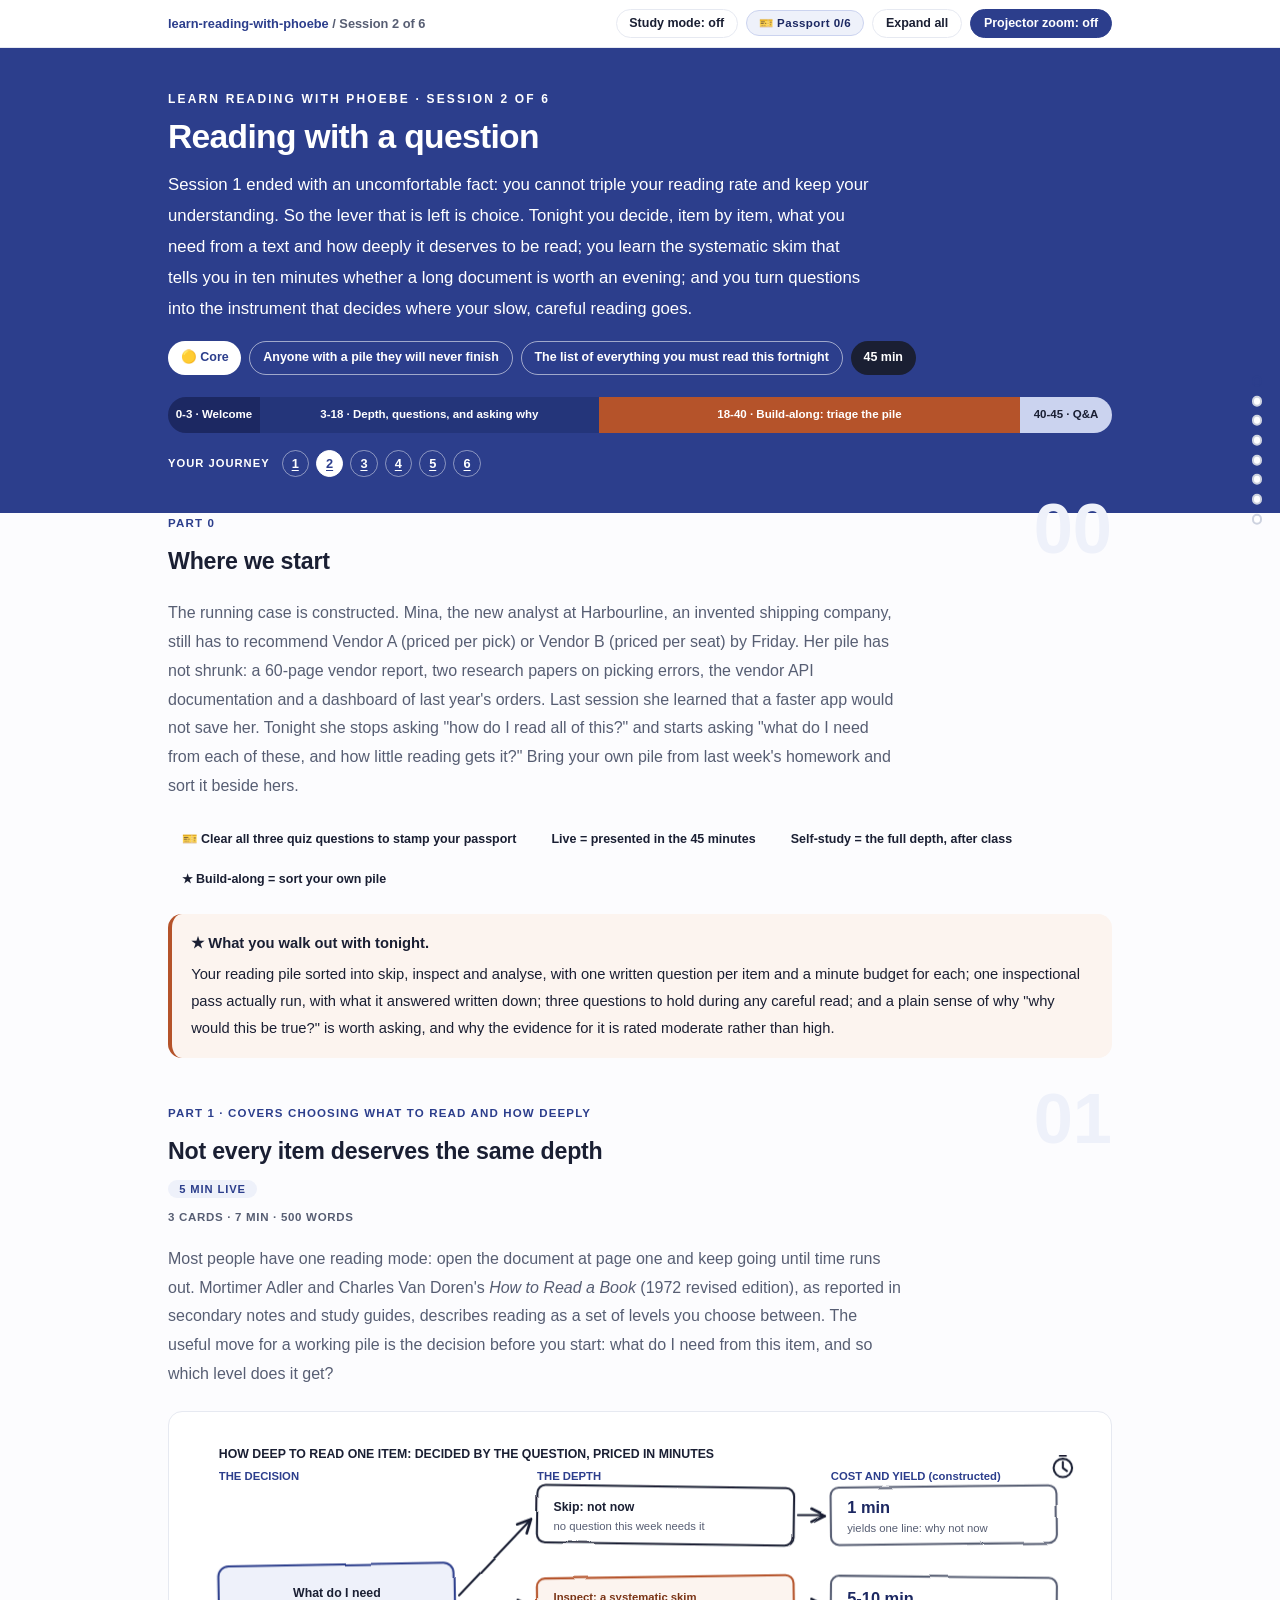
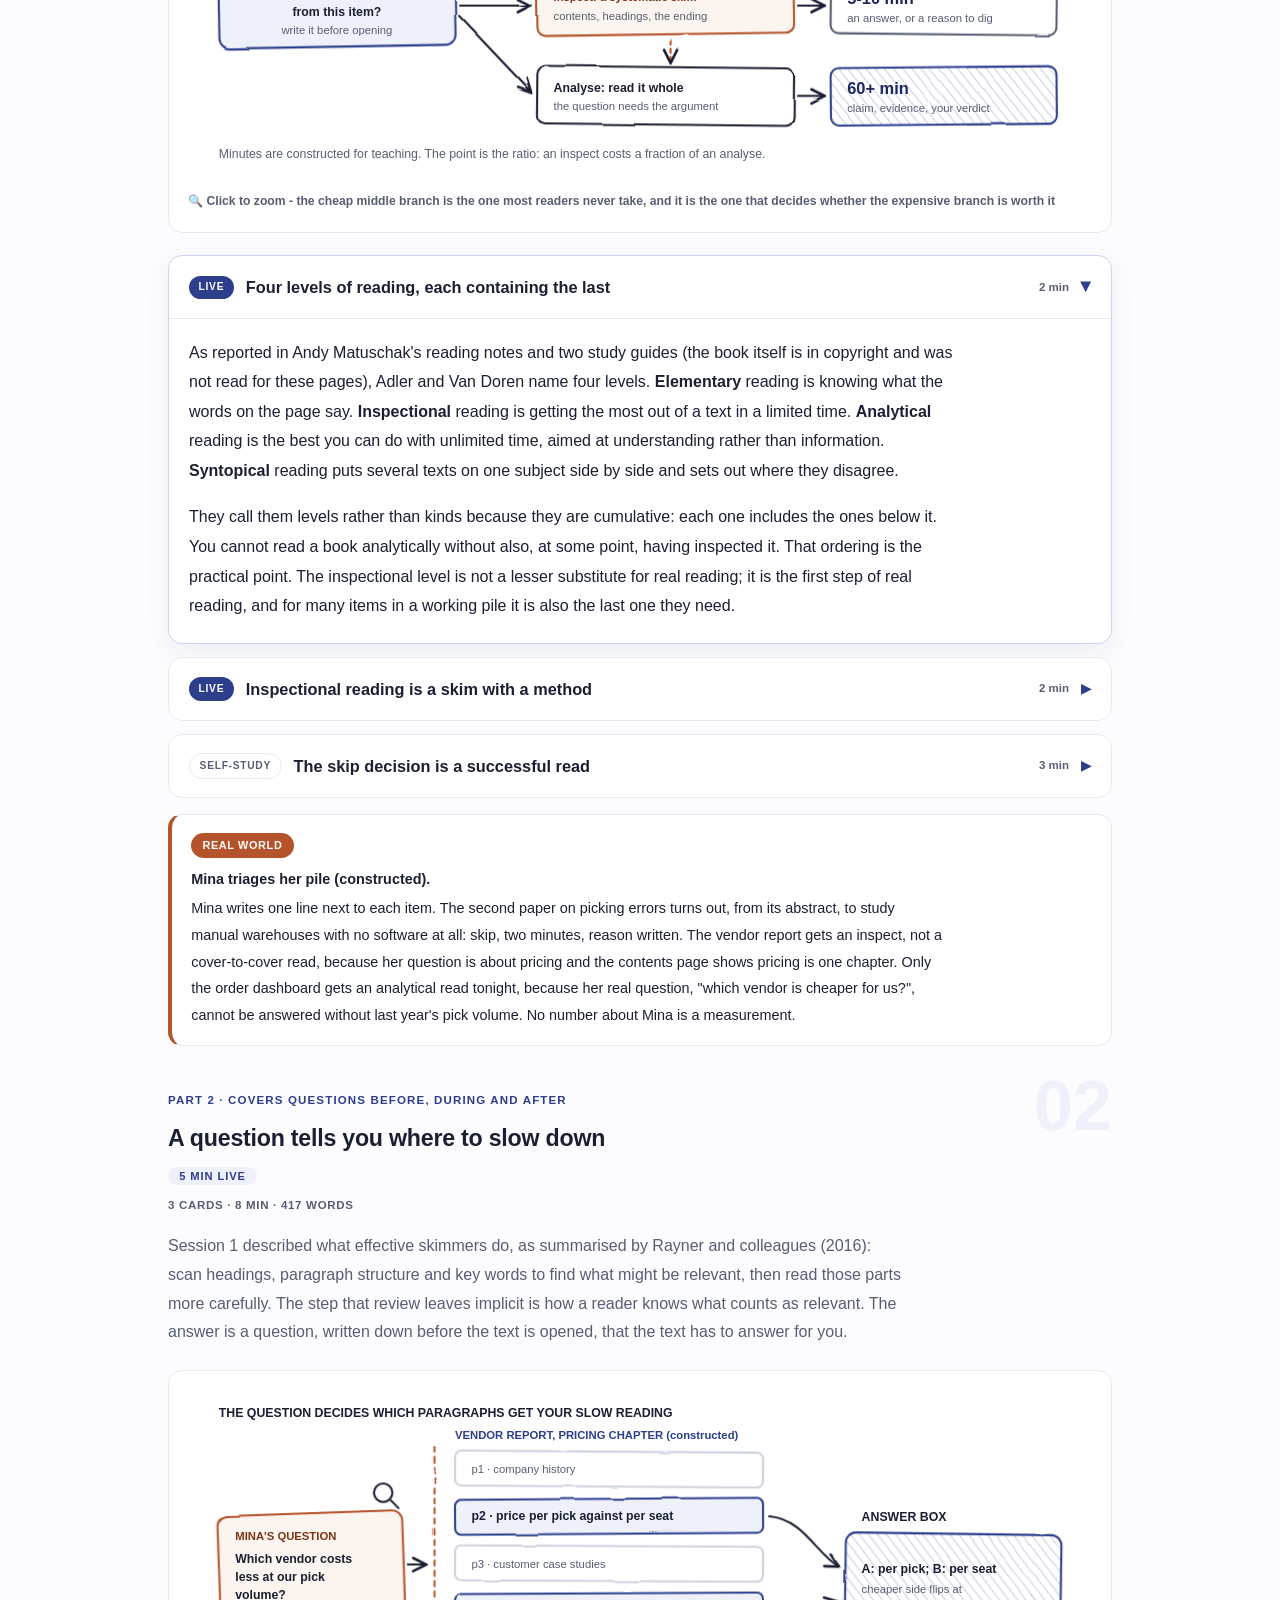
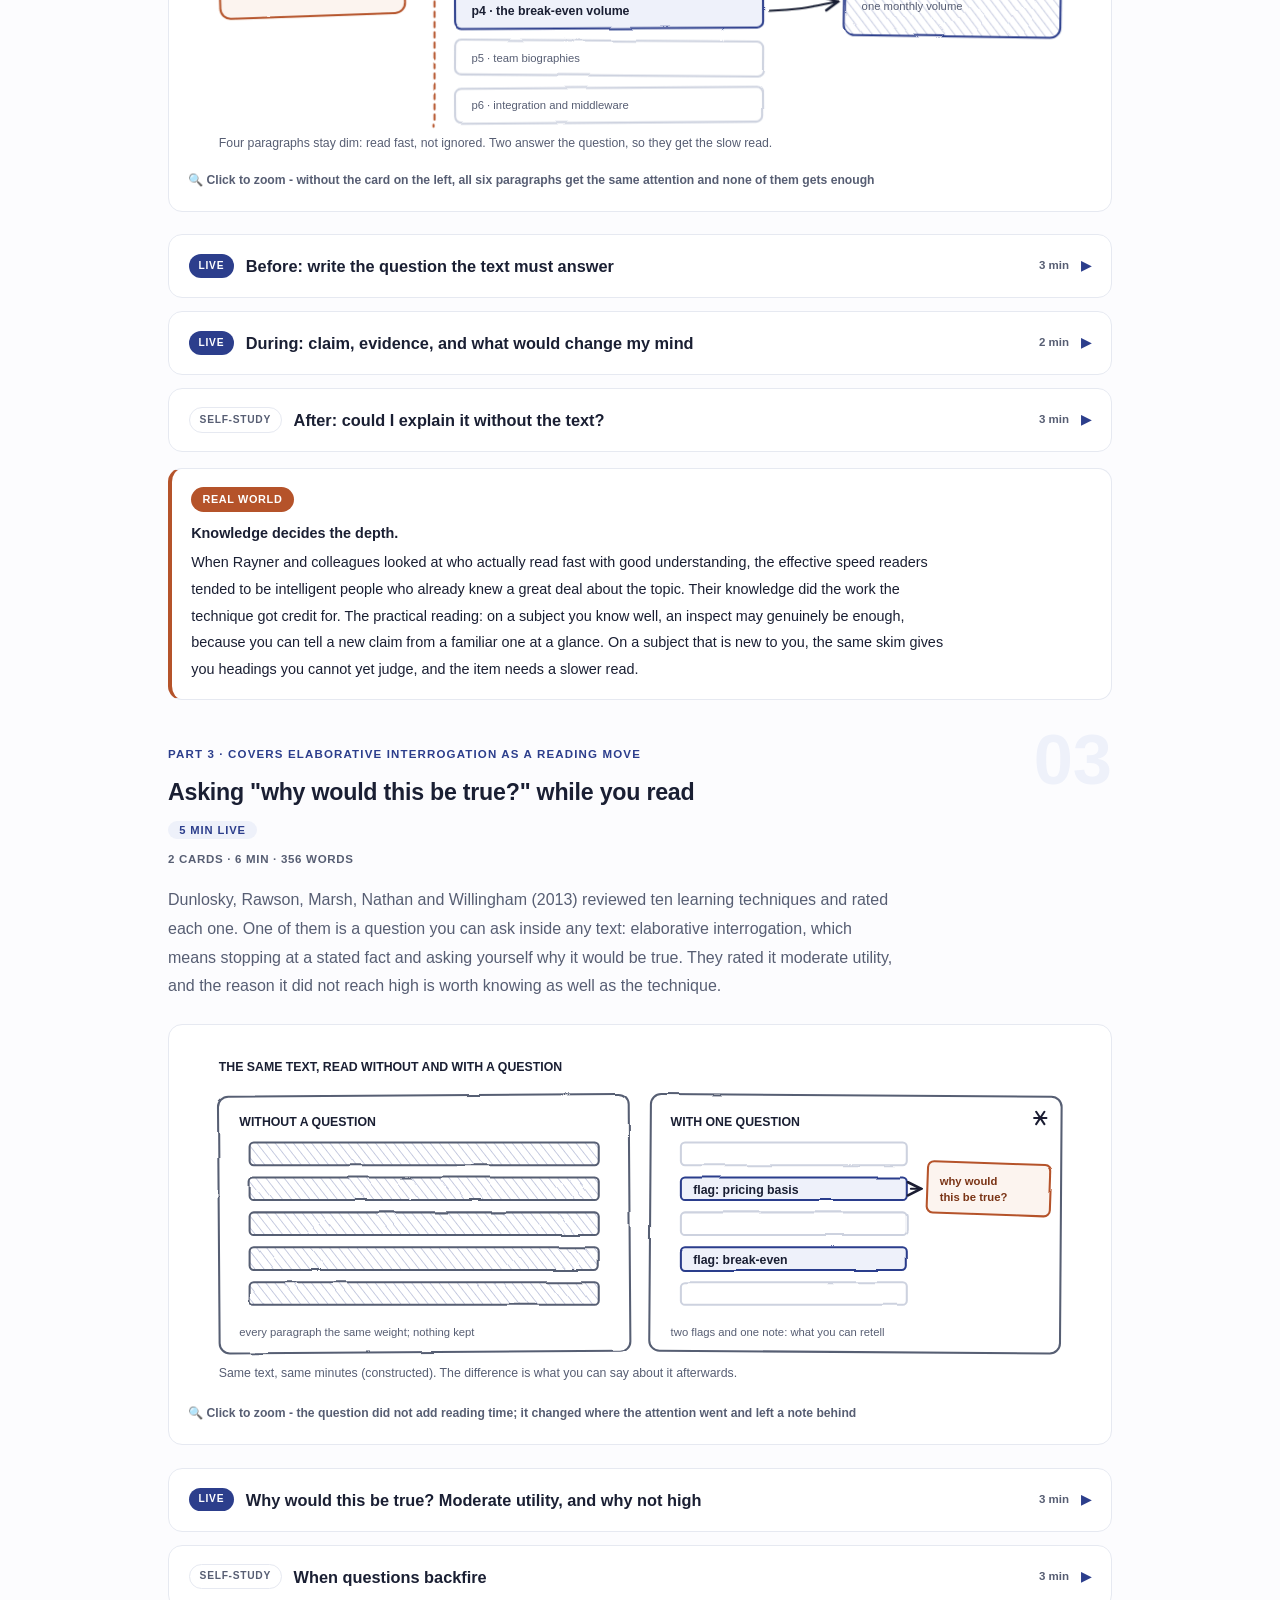
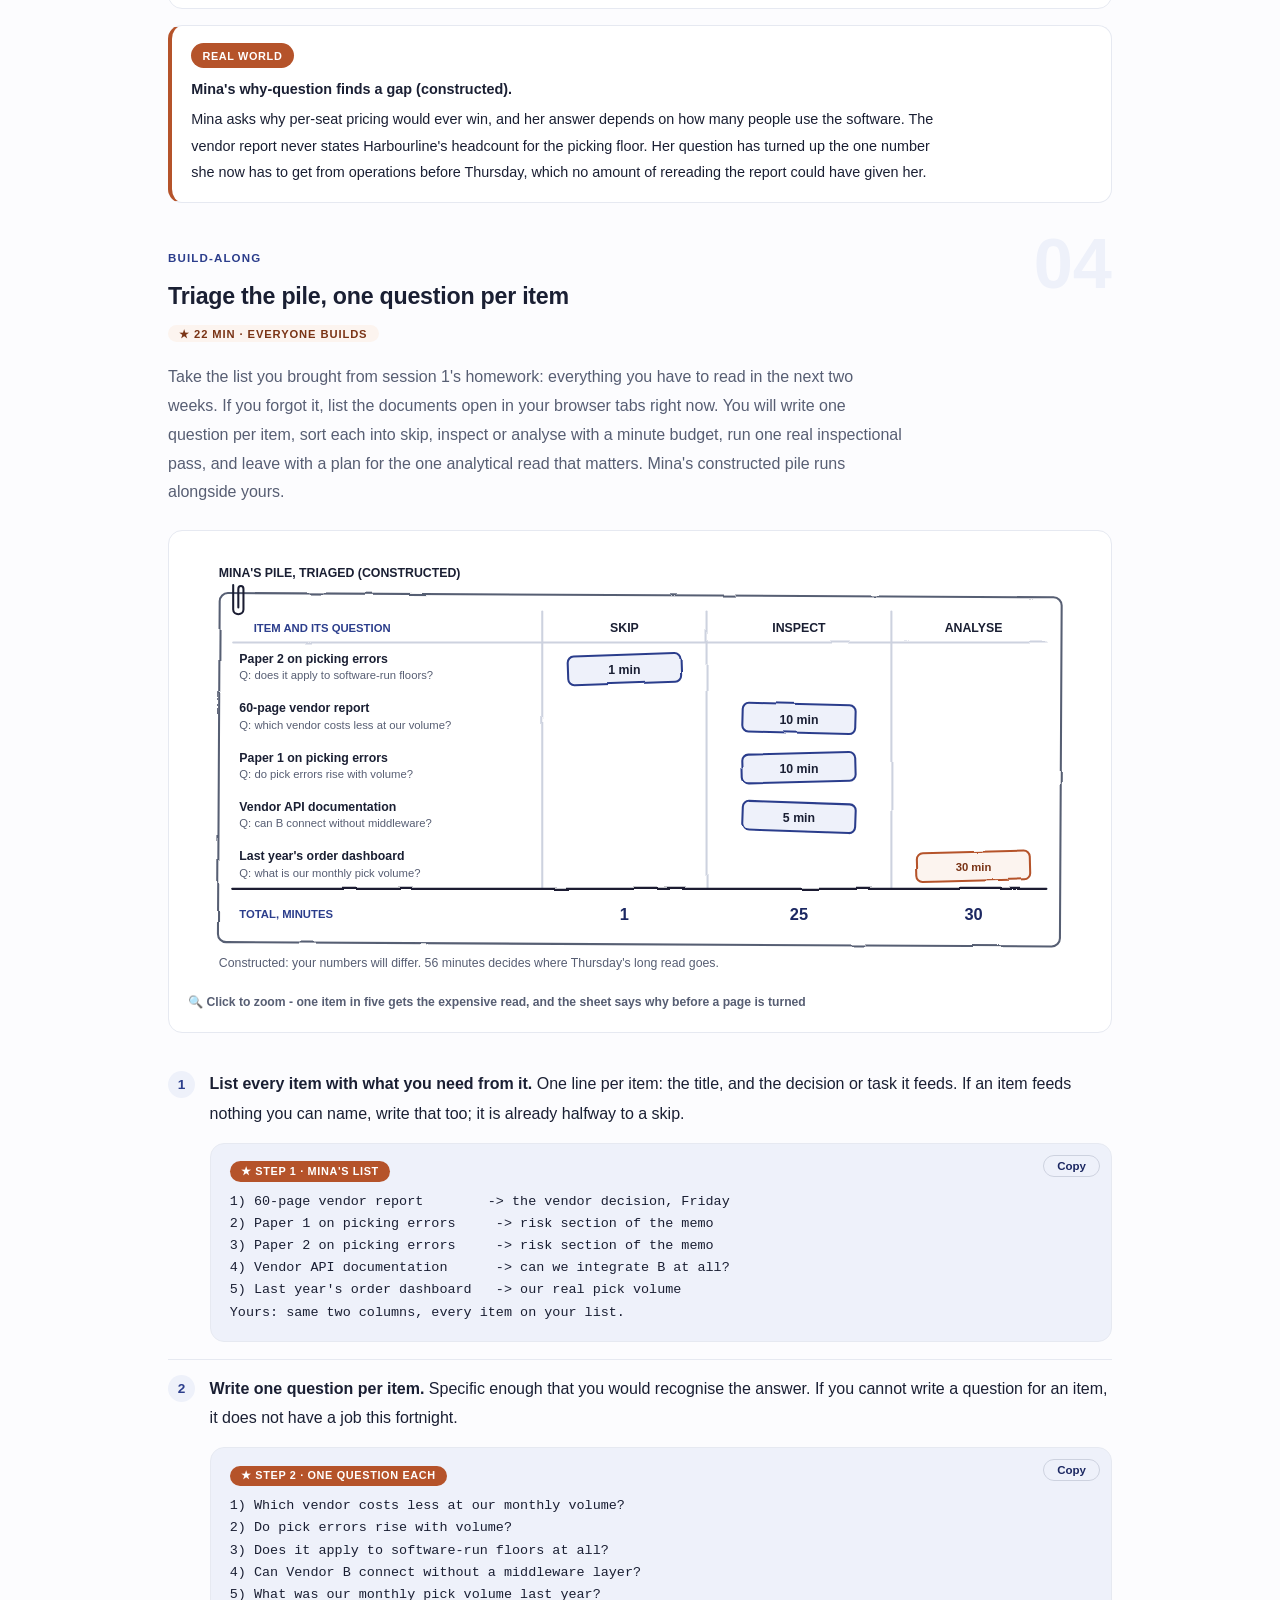
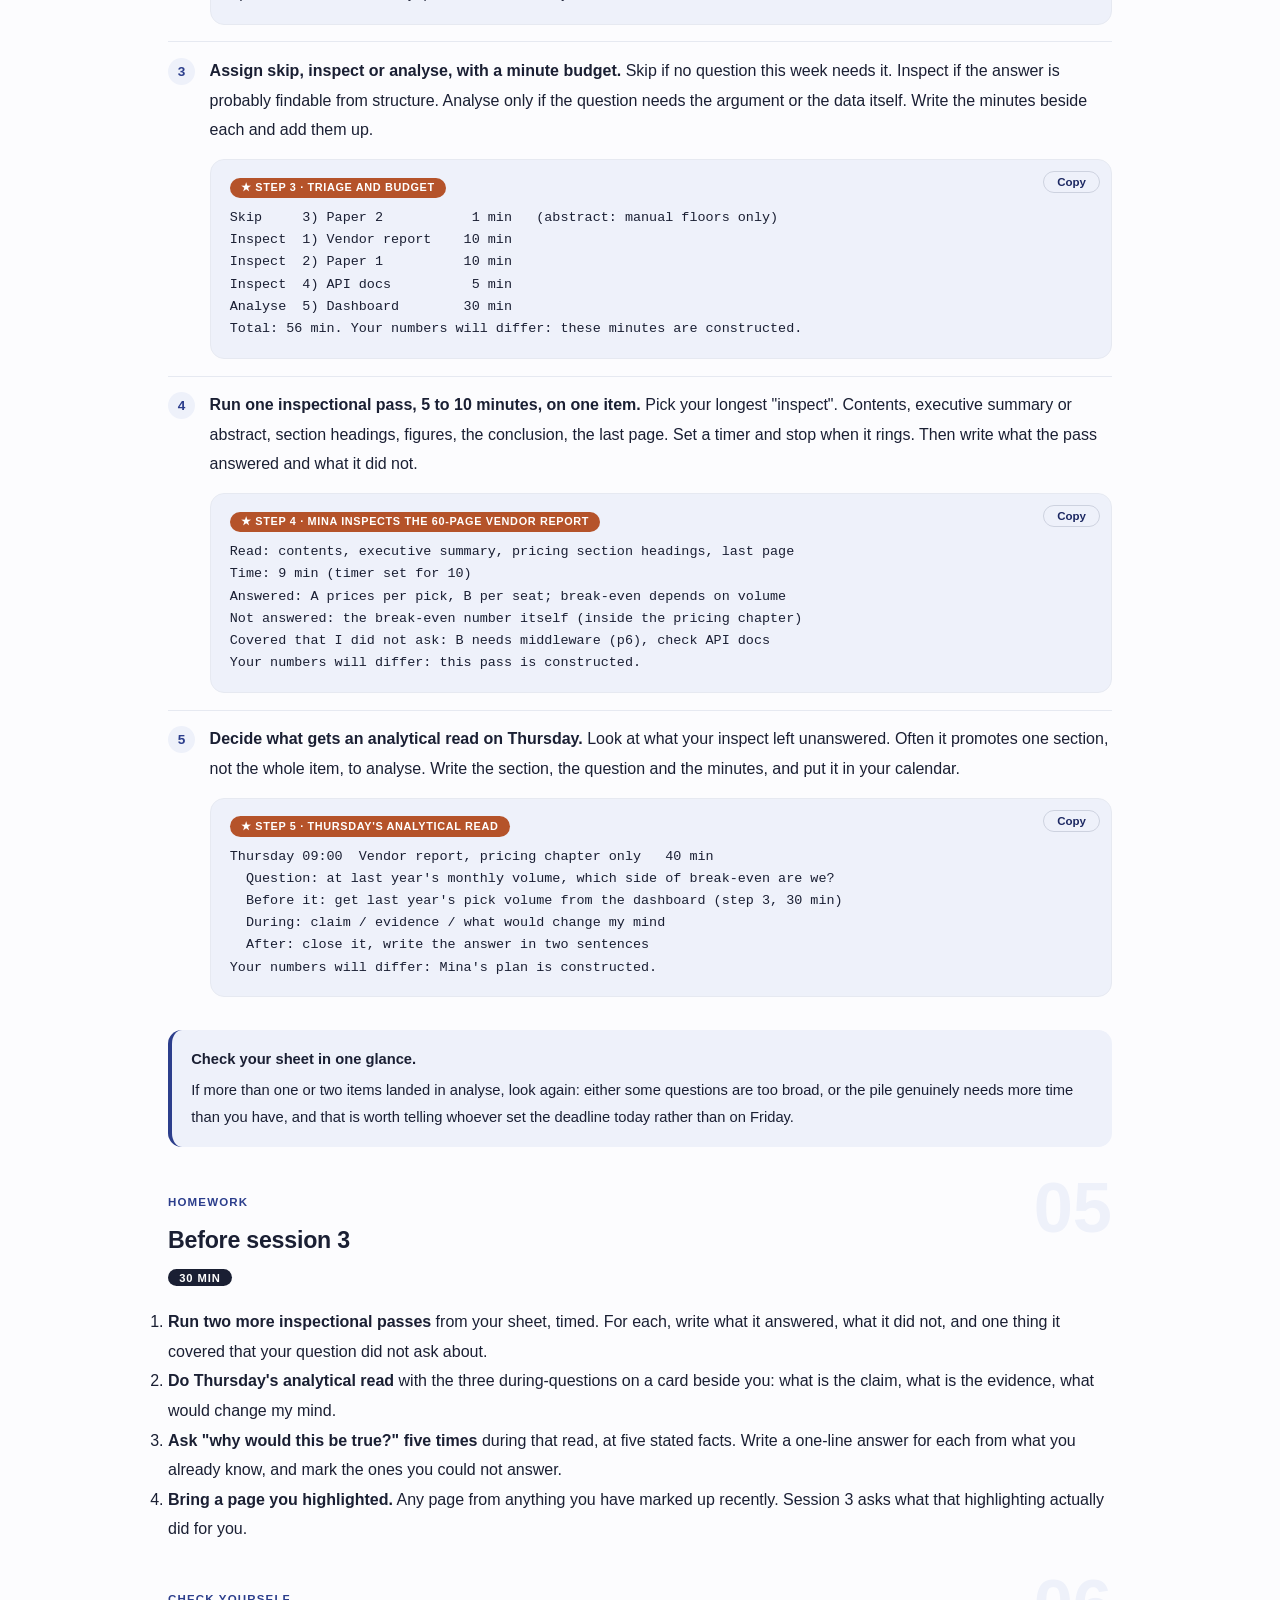
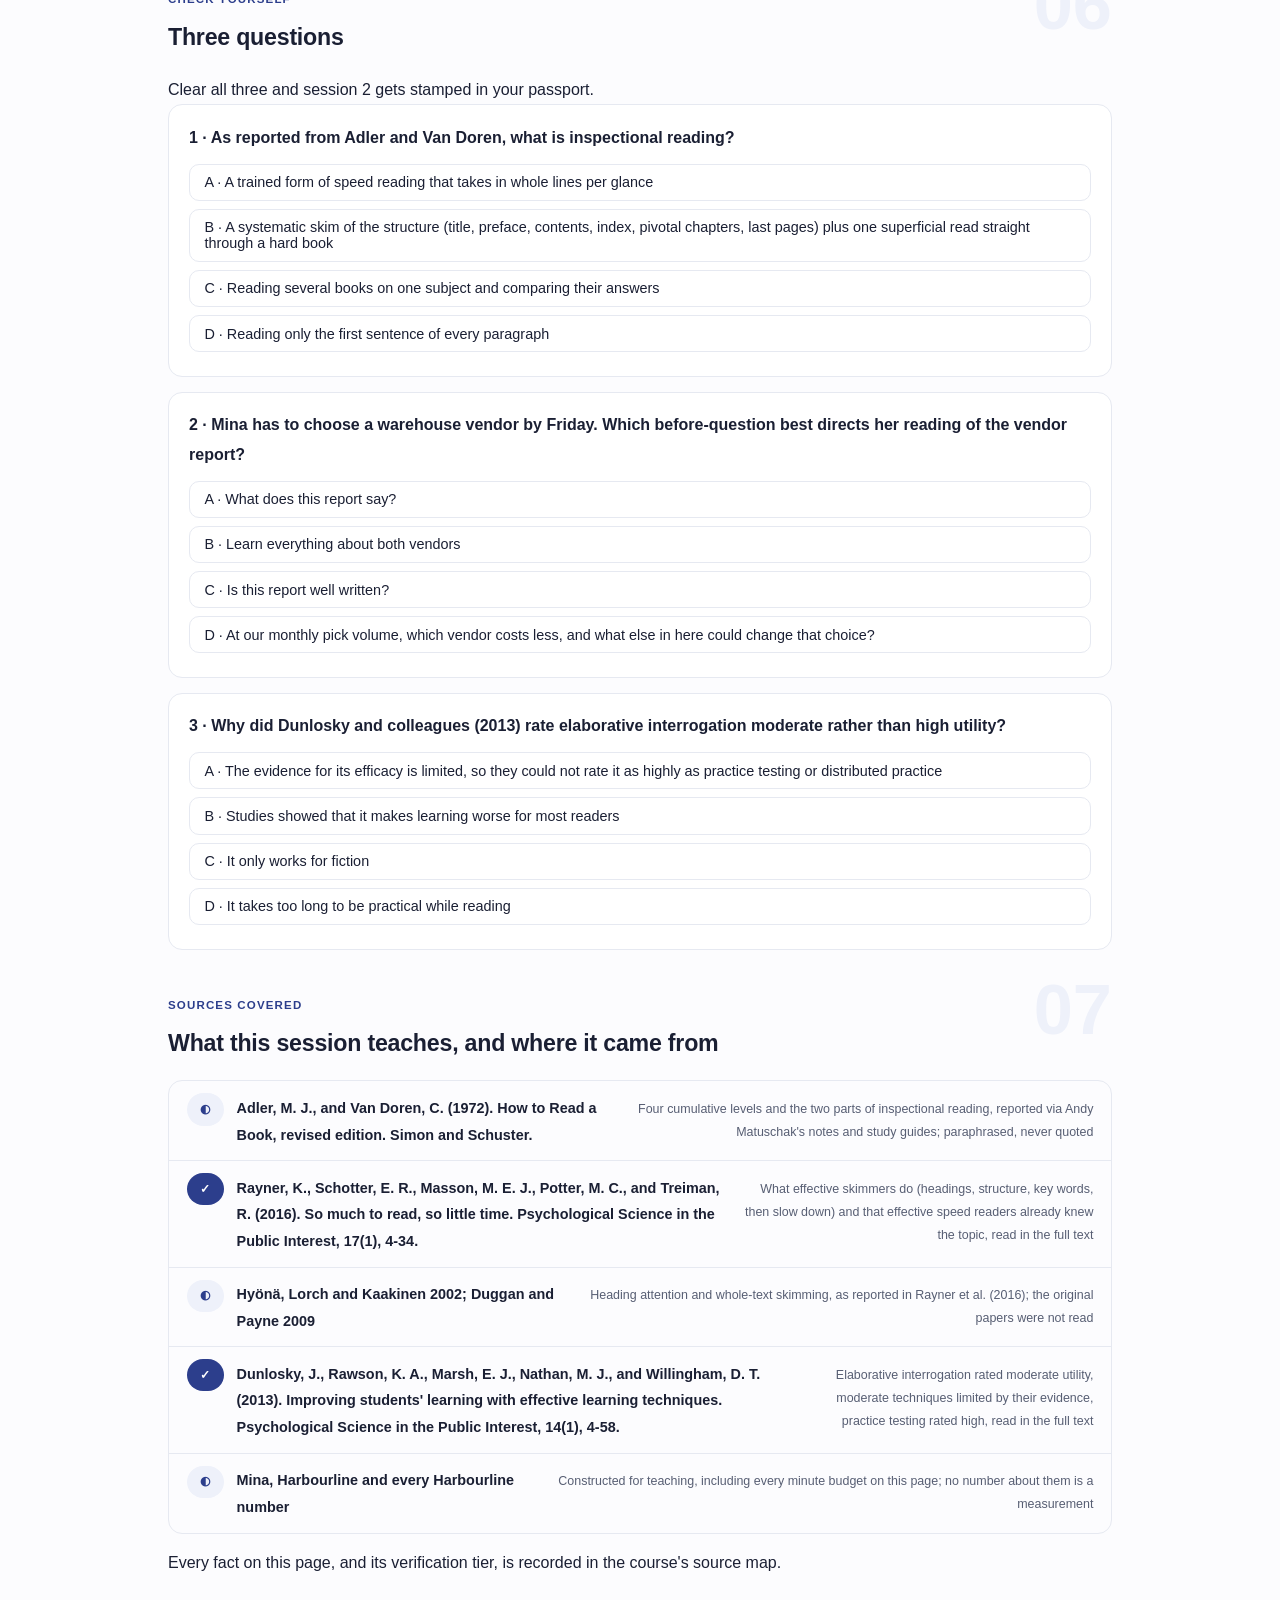
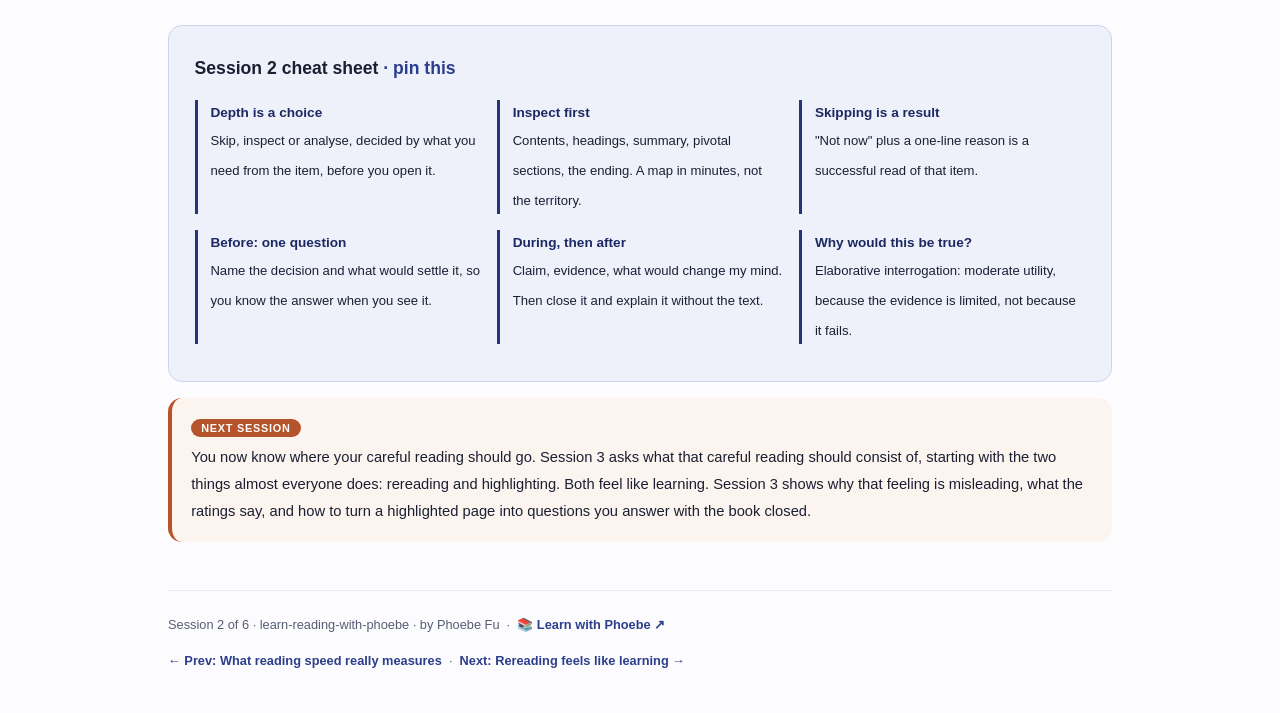
<file: courses/02-reading-with-a-question.html>
<!DOCTYPE html>
<html lang="en">
<head>
<meta charset="UTF-8">
<meta name="viewport" content="width=device-width, initial-scale=1.0">
<!-- social:start -->
<meta name="description" content="Session 2 of 6. You cannot read everything, so you choose what to read and how deeply. The four levels of reading, inspectional reading as a systematic skim, questions before, during and after a text, and elaborative interrogation as a reading move rated moderate utility.">
<meta property="og:type" content="article">
<meta property="og:site_name" content="Learn with Phoebe">
<meta property="og:title" content="Reading with a question - learn reading with phoebe">
<meta property="og:description" content="Session 2 of 6. Decide what you need from a text before you open it, then let that question decide where to slow down.">
<meta property="og:url" content="https://phoebefu6.github.io/learn-reading-with-phoebe/courses/02-reading-with-a-question.html">
<meta property="og:image" content="https://phoebefu6.github.io/learn-reading-with-phoebe/assets/og-cover.png">
<meta property="og:image:width" content="1200">
<meta property="og:image:height" content="630">
<meta name="twitter:card" content="summary_large_image">
<meta name="twitter:title" content="Reading with a question - learn reading with phoebe">
<meta name="twitter:description" content="Session 2 of 6. Skip, inspect or analyse: one question per item decides the depth.">
<meta name="twitter:image" content="https://phoebefu6.github.io/learn-reading-with-phoebe/assets/og-cover.png">
<!-- social:end -->
<title>Session 2 · Reading with a question - learn reading with phoebe</title>
<link rel="stylesheet" href="../assets/style.css?v=21">
</head>
<body>

<div class="toolbar">
  <div class="wrap">
    <span class="crumb"><a href="../index.html">learn-reading-with-phoebe</a> / Session 2 of 6</span>
    <button class="btn" id="toggle-all" type="button">Expand all</button>
    <button class="btn primary" id="zoom-toggle" type="button">Projector zoom: off</button>
  </div>
</div>

<header class="masthead">
  <div class="wrap">
    <div class="eyebrow">Learn Reading with Phoebe · Session 2 of 6</div>
    <h1>Reading with a <span class="accent">question</span></h1>
    <p class="sub">Session 1 ended with an uncomfortable fact: you cannot triple your reading rate and keep your understanding. So the lever that is left is choice. Tonight you decide, item by item, what you need from a text and how deeply it deserves to be read; you learn the systematic skim that tells you in ten minutes whether a long document is worth an evening; and you turn questions into the instrument that decides where your slow, careful reading goes.</p>
    <div class="chip-row">
      <span class="chip level">🟡 Core</span>
      <span class="chip audience">Anyone with a pile they will never finish</span>
      <span class="chip audience">The list of everything you must read this fortnight</span>
      <span class="chip time">45 min</span>
    </div>
    <div class="agenda">
      <span class="a1" style="flex:1">0-3 · Welcome</span>
      <span class="a2" style="flex:4">3-18 · Depth, questions, and asking why</span>
      <span class="a3" style="flex:5">18-40 · Build-along: triage the pile</span>
      <span class="a4" style="flex:1">40-45 · Q&amp;A</span>
    </div>
  </div>
</header>

<main class="wrap">

  <section class="section" id="intro">
    <div class="section-kicker">
      <span class="klabel">Part 0</span>
      <h2>Where we start</h2>
    </div>
    <p class="lede">The running case is constructed. Mina, the new analyst at Harbourline, an invented shipping company, still has to recommend Vendor A (priced per pick) or Vendor B (priced per seat) by Friday. Her pile has not shrunk: a 60-page vendor report, two research papers on picking errors, the vendor API documentation and a dashboard of last year's orders. Last session she learned that a faster app would not save her. Tonight she stops asking "how do I read all of this?" and starts asking "what do I need from each of these, and how little reading gets it?" Bring your own pile from last week's homework and sort it beside hers.</p>

    <div class="legend">
      <span class="pill">🎫 Clear all three quiz questions to stamp your passport</span>
      <span class="pill">Live = presented in the 45 minutes</span>
      <span class="pill">Self-study = the full depth, after class</span>
      <span class="pill">★ Build-along = sort your own pile</span>
    </div>

    <div class="callout win">
      <p><strong>★ What you walk out with tonight.</strong> Your reading pile sorted into skip, inspect and analyse, with one written question per item and a minute budget for each; one inspectional pass actually run, with what it answered written down; three questions to hold during any careful read; and a plain sense of why "why would this be true?" is worth asking, and why the evidence for it is rated moderate rather than high.</p>
    </div>
  </section>

  <section class="section" id="part-1">
    <div class="section-kicker">
      <span class="klabel">Part 1 · covers choosing what to read and how deeply</span>
      <h2>Not every item deserves the same depth</h2>
      <span class="tag concept">5 min live</span>
    </div>
    <p class="lede">Most people have one reading mode: open the document at page one and keep going until time runs out. Mortimer Adler and Charles Van Doren's <em>How to Read a Book</em> (1972 revised edition), as reported in secondary notes and study guides, describes reading as a set of levels you choose between. The useful move for a working pile is the decision before you start: what do I need from this item, and so which level does it get?</p>

    <figure class="zoomable">
      <svg viewBox="0 0 880 340" xmlns="http://www.w3.org/2000/svg" role="img" aria-label="A decision tree for one item in a reading pile. The root box asks what do I need from this item. Three branches lead to three depths. Skip, not now, when no question this week needs it, costs about 1 minute and yields one line saying why not now. Inspect, a systematic skim of contents, headings and the ending, costs about 5 to 10 minutes and yields an answer or a reason to dig; a dashed arrow shows an inspect can be promoted to an analyse. Analyse, reading it whole because the question needs the argument, costs 60 minutes or more and yields the claim, the evidence and your verdict. All minutes are constructed for teaching.">
        <defs>
          <filter id="r2aSk" x="-3%" y="-3%" width="106%" height="106%"><feTurbulence type="fractalNoise" baseFrequency="0.02" numOctaves="2" seed="52" result="n"/><feDisplacementMap in="SourceGraphic" in2="n" scale="2.4" xChannelSelector="R" yChannelSelector="G"/></filter>
          <pattern id="r2aHc" patternUnits="userSpaceOnUse" width="7" height="7" patternTransform="rotate(-38)"><line x1="0" y1="0" x2="0" y2="7" stroke="#2C3E8C" stroke-width="1" opacity=".5"/></pattern>
          <marker id="r2aAr" viewBox="0 0 10 10" refX="9" refY="5" markerWidth="8" markerHeight="8" orient="auto"><path d="M1 1 L9 5 L1 9" fill="none" stroke="#1A1F33" stroke-width="1.6" stroke-linecap="round"/></marker>
        </defs>
        <style>
          .r2aH { font: 800 12px Inter, -apple-system, "Segoe UI", sans-serif; fill: #1A1F33; }
          .r2aL { font: 600 12px Inter, -apple-system, "Segoe UI", sans-serif; fill: #1A1F33; }
          .r2aS { font: 400 11px Inter, -apple-system, "Segoe UI", sans-serif; fill: #575E73; }
          .r2aB { font: 800 11px Inter, -apple-system, "Segoe UI", sans-serif; fill: #7A3416; }
          .r2aV { font: 800 16px Inter, -apple-system, "Segoe UI", sans-serif; fill: #1C2862; }
          .r2aA { font: 700 11px Inter, -apple-system, "Segoe UI", sans-serif; fill: #2C3E8C; }
          .r2aN { font: 400 12px Inter, -apple-system, "Segoe UI", sans-serif; fill: #575E73; }
        </style>

        <text class="r2aH" x="30" y="26">HOW DEEP TO READ ONE ITEM: DECIDED BY THE QUESTION, PRICED IN MINUTES</text>

        <g filter="url(#r2aSk)" fill="none" stroke="#1A1F33" stroke-width="2" stroke-linecap="round" stroke-linejoin="round">
          <rect x="30" y="130" width="230" height="80" rx="10" transform="rotate(-1 145 170)" fill="#EEF1FA" stroke="#2C3E8C"/>
          <rect x="340" y="54" width="250" height="56" rx="8" transform="rotate(0.8 465 82)" fill="#FFFFFF"/>
          <rect x="340" y="142" width="250" height="56" rx="8" transform="rotate(-0.8 465 170)" fill="#FCF4EF" stroke="#B5532A"/>
          <rect x="340" y="230" width="250" height="56" rx="8" transform="rotate(0.6 465 258)" fill="#FFFFFF"/>
          <rect x="626" y="54" width="220" height="56" rx="8" transform="rotate(-0.6 736 82)" fill="#FFFFFF" stroke="#575E73"/>
          <rect x="626" y="142" width="220" height="56" rx="8" transform="rotate(0.6 736 170)" fill="#FFFFFF" stroke="#575E73"/>
          <rect x="626" y="230" width="220" height="56" rx="8" transform="rotate(-0.5 736 258)" fill="url(#r2aHc)" stroke="#2C3E8C"/>
          <path d="M264 160 L334 86" marker-end="url(#r2aAr)"/>
          <path d="M264 170 L334 170" marker-end="url(#r2aAr)"/>
          <path d="M264 180 L334 254" marker-end="url(#r2aAr)"/>
          <path d="M594 82 L620 82" marker-end="url(#r2aAr)"/>
          <path d="M594 170 L620 170" marker-end="url(#r2aAr)"/>
          <path d="M594 258 L620 258" marker-end="url(#r2aAr)"/>
          <path d="M470 204 L470 226" stroke="#B5532A" stroke-dasharray="4 4" marker-end="url(#r2aAr)"/>
          <circle cx="852" cy="36" r="9" fill="#FFFFFF"/>
          <path d="M852 36 L852 30 M852 36 L856 39 M849 24 L855 24"/>
        </g>

        <text class="r2aA" x="30" y="48">THE DECISION</text>
        <text class="r2aA" x="340" y="48">THE DEPTH</text>
        <text class="r2aA" x="626" y="48">COST AND YIELD (constructed)</text>
        <text class="r2aL" x="145" y="162" text-anchor="middle">What do I need</text>
        <text class="r2aL" x="145" y="180" text-anchor="middle">from this item?</text>
        <text class="r2aS" x="145" y="198" text-anchor="middle">write it before opening</text>
        <text class="r2aL" x="356" y="78">Skip: not now</text>
        <text class="r2aS" x="356" y="96">no question this week needs it</text>
        <text class="r2aB" x="356" y="166">Inspect: a systematic skim</text>
        <text class="r2aS" x="356" y="184">contents, headings, the ending</text>
        <text class="r2aL" x="356" y="254">Analyse: read it whole</text>
        <text class="r2aS" x="356" y="272">the question needs the argument</text>
        <text class="r2aV" x="642" y="80">1 min</text>
        <text class="r2aS" x="642" y="98">yields one line: why not now</text>
        <text class="r2aV" x="642" y="168">5-10 min</text>
        <text class="r2aS" x="642" y="186">an answer, or a reason to dig</text>
        <text class="r2aV" x="642" y="256">60+ min</text>
        <text class="r2aS" x="642" y="274">claim, evidence, your verdict</text>

        <text class="r2aN" x="30" y="318">Minutes are constructed for teaching. The point is the ratio: an inspect costs a fraction of an analyse.</text>
      </svg>
      <figcaption>🔍 Click to zoom - the cheap middle branch is the one most readers never take, and it is the one that decides whether the expensive branch is worth it</figcaption>
    </figure>

    <details class="card" open>
      <summary><span class="mode live">Live</span>Four levels of reading, each containing the last<span class="mini">2 min</span><span class="caret">▶</span></summary>
      <div class="body">
        <p>As reported in Andy Matuschak's reading notes and two study guides (the book itself is in copyright and was not read for these pages), Adler and Van Doren name four levels. <strong>Elementary</strong> reading is knowing what the words on the page say. <strong>Inspectional</strong> reading is getting the most out of a text in a limited time. <strong>Analytical</strong> reading is the best you can do with unlimited time, aimed at understanding rather than information. <strong>Syntopical</strong> reading puts several texts on one subject side by side and sets out where they disagree.</p>
        <p>They call them levels rather than kinds because they are cumulative: each one includes the ones below it. You cannot read a book analytically without also, at some point, having inspected it. That ordering is the practical point. The inspectional level is not a lesser substitute for real reading; it is the first step of real reading, and for many items in a working pile it is also the last one they need.</p>
      </div>
    </details>

    <details class="card">
      <summary><span class="mode live">Live</span>Inspectional reading is a skim with a method<span class="mini">2 min</span><span class="caret">▶</span></summary>
      <div class="body">
        <p>The reported description has two parts. The first is <strong>systematic skimming</strong>: read the title and the preface, then the table of contents, then the index, then the publisher's blurb; look at the chapters that seem pivotal, especially their opening and closing statements; thumb through, reading a paragraph here and there, and read the last few pages. The question you are answering is narrow: what is this text about, how is it built, and does it hold what I need?</p>
        <p>The second is <strong>superficial reading</strong> of a hard book: go straight through once without stopping to look things up or puzzle over what you do not understand, so that you have the whole shape before you go back for the difficult parts. Neither part is "speed reading". Session 1 showed that speed reading trades understanding for pace at every point on the curve. Inspectional reading is honest about what it gets: a map, not the territory.</p>
        <p>For a work document the same moves translate directly: contents page, executive summary, section headings, the figures, the recommendations or conclusion, the last page. For a research paper, session 6 uses a published three-pass method that starts the same way.</p>
      </div>
    </details>

    <details class="card">
      <summary><span class="mode self">Self-study</span>The skip decision is a successful read<span class="mini">3 min</span><span class="caret">▶</span></summary>
      <div class="body">
        <p>A first look that ends with "not now" feels like failure, because you opened something and did not finish it. It is the opposite. You spent a minute or two and bought a decision: this item does not answer any question you have this week. The cost of not skipping is the hour you would have spent reading it whole because you started it.</p>
        <p>Two habits keep skips honest. Write the one-line reason ("no pricing data", "covers B2C, we are B2B", "superseded by the 2025 version") so that future you does not open it again for the same reason. And phrase it as "not now", not "never": a skip is tied to this week's question, and next month's question may need the item. Where those one-liners live long term is a note system, which is the next-door <a href="https://phoebefu6.github.io/learn-pkm-with-phoebe/">Learn PKM with Phoebe</a> course.</p>
      </div>
    </details>

    <div class="callout example">
      <span class="ex-pill">Real world</span>
      <p><strong>Mina triages her pile (constructed).</strong> Mina writes one line next to each item. The second paper on picking errors turns out, from its abstract, to study manual warehouses with no software at all: skip, two minutes, reason written. The vendor report gets an inspect, not a cover-to-cover read, because her question is about pricing and the contents page shows pricing is one chapter. Only the order dashboard gets an analytical read tonight, because her real question, "which vendor is cheaper for us?", cannot be answered without last year's pick volume. No number about Mina is a measurement.</p>
    </div>
  </section>

  <section class="section" id="part-2">
    <div class="section-kicker">
      <span class="klabel">Part 2 · covers questions before, during and after</span>
      <h2>A question tells you where to slow down</h2>
      <span class="tag concept">5 min live</span>
    </div>
    <p class="lede">Session 1 described what effective skimmers do, as summarised by Rayner and colleagues (2016): scan headings, paragraph structure and key words to find what might be relevant, then read those parts more carefully. The step that review leaves implicit is how a reader knows what counts as relevant. The answer is a question, written down before the text is opened, that the text has to answer for you.</p>

    <figure class="zoomable">
      <svg viewBox="0 0 880 360" xmlns="http://www.w3.org/2000/svg" role="img" aria-label="A reading question used as a filter on six paragraphs of a constructed vendor report chapter. On the left, Mina's question card: which vendor costs less at our pick volume. A dashed terracotta filter line runs down beside the paragraphs. Two paragraphs, pricing per pick and per seat, and the break-even volume, are drawn in blue with arrows into an answer box on the right. The other four, company history, case studies, team biographies and integration, are dimmed: read quickly, not slowed down for.">
        <defs>
          <filter id="r2bSk" x="-3%" y="-3%" width="106%" height="106%"><feTurbulence type="fractalNoise" baseFrequency="0.02" numOctaves="2" seed="64" result="n"/><feDisplacementMap in="SourceGraphic" in2="n" scale="2.4" xChannelSelector="R" yChannelSelector="G"/></filter>
          <pattern id="r2bHc" patternUnits="userSpaceOnUse" width="7" height="7" patternTransform="rotate(-38)"><line x1="0" y1="0" x2="0" y2="7" stroke="#2C3E8C" stroke-width="1" opacity=".5"/></pattern>
          <marker id="r2bAr" viewBox="0 0 10 10" refX="9" refY="5" markerWidth="8" markerHeight="8" orient="auto"><path d="M1 1 L9 5 L1 9" fill="none" stroke="#1A1F33" stroke-width="1.6" stroke-linecap="round"/></marker>
        </defs>
        <style>
          .r2bH { font: 800 12px Inter, -apple-system, "Segoe UI", sans-serif; fill: #1A1F33; }
          .r2bL { font: 600 12px Inter, -apple-system, "Segoe UI", sans-serif; fill: #1A1F33; }
          .r2bS { font: 400 11px Inter, -apple-system, "Segoe UI", sans-serif; fill: #575E73; }
          .r2bB { font: 800 11px Inter, -apple-system, "Segoe UI", sans-serif; fill: #7A3416; }
          .r2bA { font: 700 11px Inter, -apple-system, "Segoe UI", sans-serif; fill: #2C3E8C; }
          .r2bN { font: 400 12px Inter, -apple-system, "Segoe UI", sans-serif; fill: #575E73; }
        </style>

        <text class="r2bH" x="30" y="26">THE QUESTION DECIDES WHICH PARAGRAPHS GET YOUR SLOW READING</text>

        <g filter="url(#r2bSk)" fill="none" stroke="#1A1F33" stroke-width="2" stroke-linecap="round" stroke-linejoin="round">
          <rect x="30" y="120" width="180" height="100" rx="10" transform="rotate(-2 120 170)" fill="#FCF4EF" stroke="#B5532A"/>
          <circle cx="190" cy="100" r="9" fill="#FFFFFF"/>
          <path d="M197 107 L205 115"/>
          <path d="M214 170 L232 170" marker-end="url(#r2bAr)"/>
          <path d="M240 56 L240 328" stroke="#B5532A" stroke-dasharray="5 5"/>
          <rect x="260" y="60" width="300" height="34" rx="6" transform="rotate(0.4 410 77)" fill="#FFFFFF" stroke="#CDD2DF"/>
          <rect x="260" y="106" width="300" height="34" rx="6" transform="rotate(-0.4 410 123)" fill="#EEF1FA" stroke="#2C3E8C"/>
          <rect x="260" y="152" width="300" height="34" rx="6" transform="rotate(0.3 410 169)" fill="#FFFFFF" stroke="#CDD2DF"/>
          <rect x="260" y="198" width="300" height="34" rx="6" transform="rotate(-0.3 410 215)" fill="#EEF1FA" stroke="#2C3E8C"/>
          <rect x="260" y="244" width="300" height="34" rx="6" transform="rotate(0.4 410 261)" fill="#FFFFFF" stroke="#CDD2DF"/>
          <rect x="260" y="290" width="300" height="34" rx="6" transform="rotate(-0.4 410 307)" fill="#FFFFFF" stroke="#CDD2DF"/>
          <rect x="640" y="140" width="210" height="100" rx="10" transform="rotate(0.8 745 190)" fill="url(#r2bHc)" stroke="#2C3E8C"/>
          <path d="M566 123 C600 126 612 160 634 172" marker-end="url(#r2bAr)"/>
          <path d="M566 215 C600 214 612 210 634 206" marker-end="url(#r2bAr)"/>
        </g>

        <text class="r2bB" x="46" y="146">MINA'S QUESTION</text>
        <text class="r2bL" x="46" y="168">Which vendor costs</text>
        <text class="r2bL" x="46" y="186">less at our pick</text>
        <text class="r2bL" x="46" y="204">volume?</text>
        <text class="r2bA" x="260" y="48">VENDOR REPORT, PRICING CHAPTER (constructed)</text>
        <text class="r2bS" x="276" y="81">p1 · company history</text>
        <text class="r2bL" x="276" y="127">p2 · price per pick against per seat</text>
        <text class="r2bS" x="276" y="173">p3 · customer case studies</text>
        <text class="r2bL" x="276" y="219">p4 · the break-even volume</text>
        <text class="r2bS" x="276" y="265">p5 · team biographies</text>
        <text class="r2bS" x="276" y="311">p6 · integration and middleware</text>
        <text class="r2bH" x="656" y="128">ANSWER BOX</text>
        <text class="r2bL" x="656" y="178">A: per pick; B: per seat</text>
        <text class="r2bS" x="656" y="198">cheaper side flips at</text>
        <text class="r2bS" x="656" y="214">one monthly volume</text>

        <text class="r2bN" x="30" y="348">Four paragraphs stay dim: read fast, not ignored. Two answer the question, so they get the slow read.</text>
      </svg>
      <figcaption>🔍 Click to zoom - without the card on the left, all six paragraphs get the same attention and none of them gets enough</figcaption>
    </figure>

    <details class="card">
      <summary><span class="mode live">Live</span>Before: write the question the text must answer<span class="mini">3 min</span><span class="caret">▶</span></summary>
      <div class="body">
        <p>Write one question per item, before you open it, in words specific enough that you would recognise the answer when you saw it. "Learn about the vendors" is not a question; it has no answer. "At our volume, which vendor costs less per month?" has one. A good before-question for a decision names the decision, names what would settle it, and is small enough that one item could answer it.</p>
        <p>This is the purpose that makes skimming work. Rayner and colleagues describe effective skimmers as people who scan headings, structure and key words, then slow down where the text is relevant. Two studies they summarise point the same way, as reported in the review: readers who paid attention to headings wrote the most accurate summaries (Hyönä, Lorch and Kaakinen, 2002), and skimming a whole text beat reading half of it normally for picking up its important ideas (Duggan and Payne, 2009). A question is what tells you which heading matters.</p>
      </div>
    </details>

    <details class="card">
      <summary><span class="mode live">Live</span>During: claim, evidence, and what would change my mind<span class="mini">2 min</span><span class="caret">▶</span></summary>
      <div class="body">
        <p>Once you are reading slowly, hold three questions over every paragraph that matters:</p>
        <ul>
          <li><strong>What is the claim?</strong> One sentence, in your words. If you cannot write it, you have not found it yet, and that is the signal to reread the paragraph rather than move on.</li>
          <li><strong>What is the evidence?</strong> A measurement, a case, a citation, an argument, or nothing. "Customers report big savings" is a claim with a marketing team for evidence.</li>
          <li><strong>What would change my mind?</strong> The fact that, if true, would flip your decision. For Mina: if Harbourline's pick volume were well above the break-even, the cheaper vendor would swap.</li>
        </ul>
        <p>These three are a reading practice, not a research finding; they are offered as a method and no effect size is attached to them.</p>
      </div>
    </details>

    <details class="card">
      <summary><span class="mode self">Self-study</span>After: could I explain it without the text?<span class="mini">3 min</span><span class="caret">▶</span></summary>
      <div class="body">
        <p>When you finish, close the document and try to answer your before-question out loud or on paper, to someone who has not read it. If you can, you have the answer. If you find yourself reaching for the page, you had the feeling of understanding without the understanding itself.</p>
        <p>That check is not just a test of the reading. Pulling an answer out of memory is retrieval, and practice testing, which works by retrieval, is one of the two techniques Dunlosky and colleagues (2013) rated high utility. Session 3 shows why rereading feels like learning when it is not, and session 4 lets you measure the gap on yourself. For now, the habit is enough: the read is not finished until the book is closed and the answer is written.</p>
      </div>
    </details>

    <div class="callout example">
      <span class="ex-pill">Real world</span>
      <p><strong>Knowledge decides the depth.</strong> When Rayner and colleagues looked at who actually read fast with good understanding, the effective speed readers tended to be intelligent people who already knew a great deal about the topic. Their knowledge did the work the technique got credit for. The practical reading: on a subject you know well, an inspect may genuinely be enough, because you can tell a new claim from a familiar one at a glance. On a subject that is new to you, the same skim gives you headings you cannot yet judge, and the item needs a slower read.</p>
    </div>
  </section>

  <section class="section" id="part-3">
    <div class="section-kicker">
      <span class="klabel">Part 3 · covers elaborative interrogation as a reading move</span>
      <h2>Asking "why would this be true?" while you read</h2>
      <span class="tag concept">5 min live</span>
    </div>
    <p class="lede">Dunlosky, Rawson, Marsh, Nathan and Willingham (2013) reviewed ten learning techniques and rated each one. One of them is a question you can ask inside any text: elaborative interrogation, which means stopping at a stated fact and asking yourself why it would be true. They rated it moderate utility, and the reason it did not reach high is worth knowing as well as the technique.</p>

    <figure class="zoomable">
      <svg viewBox="0 0 880 340" xmlns="http://www.w3.org/2000/svg" role="img" aria-label="Two panels of the same five paragraphs read in the same constructed time. Left, without a question: all five paragraphs hatched the same, equal weight, and the note below says nothing is kept that you can name. Right, with one question: three paragraphs plain, two flagged in blue, pricing basis and break-even, and the first flag carries a terracotta note card asking why would this be true. The note below says two flags and one note are what you can retell.">
        <defs>
          <filter id="r2cSk" x="-3%" y="-3%" width="106%" height="106%"><feTurbulence type="fractalNoise" baseFrequency="0.02" numOctaves="2" seed="77" result="n"/><feDisplacementMap in="SourceGraphic" in2="n" scale="2.4" xChannelSelector="R" yChannelSelector="G"/></filter>
          <pattern id="r2cHc" patternUnits="userSpaceOnUse" width="7" height="7" patternTransform="rotate(-38)"><line x1="0" y1="0" x2="0" y2="7" stroke="#2C3E8C" stroke-width="1" opacity=".5"/></pattern>
          <marker id="r2cAr" viewBox="0 0 10 10" refX="9" refY="5" markerWidth="8" markerHeight="8" orient="auto"><path d="M1 1 L9 5 L1 9" fill="none" stroke="#1A1F33" stroke-width="1.6" stroke-linecap="round"/></marker>
        </defs>
        <style>
          .r2cH { font: 800 12px Inter, -apple-system, "Segoe UI", sans-serif; fill: #1A1F33; }
          .r2cL { font: 600 12px Inter, -apple-system, "Segoe UI", sans-serif; fill: #1A1F33; }
          .r2cS { font: 400 11px Inter, -apple-system, "Segoe UI", sans-serif; fill: #575E73; }
          .r2cB { font: 800 11px Inter, -apple-system, "Segoe UI", sans-serif; fill: #7A3416; }
          .r2cA { font: 700 11px Inter, -apple-system, "Segoe UI", sans-serif; fill: #2C3E8C; }
          .r2cN { font: 400 12px Inter, -apple-system, "Segoe UI", sans-serif; fill: #575E73; }
        </style>

        <text class="r2cH" x="30" y="26">THE SAME TEXT, READ WITHOUT AND WITH A QUESTION</text>

        <g filter="url(#r2cSk)" fill="none" stroke="#1A1F33" stroke-width="2" stroke-linecap="round" stroke-linejoin="round">
          <rect x="30" y="50" width="400" height="250" rx="10" transform="rotate(-0.4 230 175)" fill="#FFFFFF" stroke="#575E73"/>
          <rect x="450" y="50" width="400" height="250" rx="10" transform="rotate(0.4 650 175)" fill="#FFFFFF" stroke="#575E73"/>
          <rect x="60" y="96" width="340" height="22" rx="4" fill="url(#r2cHc)" stroke="#575E73"/>
          <rect x="60" y="130" width="340" height="22" rx="4" fill="url(#r2cHc)" stroke="#575E73"/>
          <rect x="60" y="164" width="340" height="22" rx="4" fill="url(#r2cHc)" stroke="#575E73"/>
          <rect x="60" y="198" width="340" height="22" rx="4" fill="url(#r2cHc)" stroke="#575E73"/>
          <rect x="60" y="232" width="340" height="22" rx="4" fill="url(#r2cHc)" stroke="#575E73"/>
          <rect x="480" y="96" width="220" height="22" rx="4" fill="#FFFFFF" stroke="#CDD2DF"/>
          <rect x="480" y="130" width="220" height="22" rx="4" fill="#EEF1FA" stroke="#2C3E8C"/>
          <rect x="480" y="164" width="220" height="22" rx="4" fill="#FFFFFF" stroke="#CDD2DF"/>
          <rect x="480" y="198" width="220" height="22" rx="4" fill="#EEF1FA" stroke="#2C3E8C"/>
          <rect x="480" y="232" width="220" height="22" rx="4" fill="#FFFFFF" stroke="#CDD2DF"/>
          <rect x="720" y="116" width="120" height="50" rx="6" transform="rotate(2 780 141)" fill="#FCF4EF" stroke="#B5532A"/>
          <path d="M704 141 L714 141" marker-end="url(#r2cAr)"/>
          <path d="M826 66 L834 78 M834 66 L826 78 M824 72 L836 72"/>
        </g>

        <text class="r2cH" x="50" y="80">WITHOUT A QUESTION</text>
        <text class="r2cH" x="470" y="80">WITH ONE QUESTION</text>
        <text class="r2cL" x="492" y="146">flag: pricing basis</text>
        <text class="r2cL" x="492" y="214">flag: break-even</text>
        <text class="r2cB" x="732" y="137">why would</text>
        <text class="r2cB" x="732" y="153">this be true?</text>
        <text class="r2cS" x="50" y="284">every paragraph the same weight; nothing kept</text>
        <text class="r2cS" x="470" y="284">two flags and one note: what you can retell</text>

        <text class="r2cN" x="30" y="324">Same text, same minutes (constructed). The difference is what you can say about it afterwards.</text>
      </svg>
      <figcaption>🔍 Click to zoom - the question did not add reading time; it changed where the attention went and left a note behind</figcaption>
    </figure>

    <details class="card">
      <summary><span class="mode live">Live</span>Why would this be true? Moderate utility, and why not high<span class="mini">3 min</span><span class="caret">▶</span></summary>
      <div class="body">
        <p>Elaborative interrogation is simple to do while reading. When the text states a fact, stop and ask why it would be true, then try to answer from what you already know. Mina reads "Vendor A is cheaper below a certain monthly volume" and asks why. Her answer: a per-pick price scales with use, a per-seat price does not, so at low volume you pay little for picks while seats cost the same. Now the fact is attached to a reason, and she can spot when the reason stops holding.</p>
        <p>Dunlosky and colleagues wrote: "We rate elaborative interrogation as having moderate utility." The moderate techniques fell short of high, in their words, because the evidence for their efficacy is limited. That is a statement about how much has been tested, across how many kinds of learners and materials, not a finding that the technique fails. Treat it as a good move with a thinner evidence base than retrieval, which is exactly how the review ranks it. Session 5 returns to it next to self-explanation, the other moderate technique built around asking yourself questions.</p>
      </div>
    </details>

    <details class="card">
      <summary><span class="mode self">Self-study</span>When questions backfire<span class="mini">3 min</span><span class="caret">▶</span></summary>
      <div class="body">
        <p>A question written before reading directs attention. That is its job, and it is also its risk. Aim attention at one thing and you may read past the other thing that mattered. Mina's pricing question could carry her straight past p6 in the figure above, the paragraph on integration and middleware, which might decide the vendor choice on its own.</p>
        <p>How large that cost is, the sources read for these pages do not say: no study of questions asked before reading was read at source, so no effect size is quoted here. Session 4 lets you see it on yourself instead. Its third trial gives you three of the five questions before you read, and the page splits your score into the questions you saw and the ones you did not. Two defences in the meantime: keep the during-questions from Part 2 running, because "what would change my mind?" is a question about what you were not looking for; and end every inspect by asking what the item covers that your question did not.</p>
      </div>
    </details>

    <div class="callout example">
      <span class="ex-pill">Real world</span>
      <p><strong>Mina's why-question finds a gap (constructed).</strong> Mina asks why per-seat pricing would ever win, and her answer depends on how many people use the software. The vendor report never states Harbourline's headcount for the picking floor. Her question has turned up the one number she now has to get from operations before Thursday, which no amount of rereading the report could have given her.</p>
    </div>
  </section>

  <section class="section" id="demo-1">
    <div class="section-kicker">
      <span class="klabel">Build-along</span>
      <h2>Triage the pile, one question per item</h2>
      <span class="tag demo">★ 22 min · everyone builds</span>
    </div>
    <p class="lede">Take the list you brought from session 1's homework: everything you have to read in the next two weeks. If you forgot it, list the documents open in your browser tabs right now. You will write one question per item, sort each into skip, inspect or analyse with a minute budget, run one real inspectional pass, and leave with a plan for the one analytical read that matters. Mina's constructed pile runs alongside yours.</p>

    <figure class="zoomable">
      <svg viewBox="0 0 880 420" xmlns="http://www.w3.org/2000/svg" role="img" aria-label="Mina's constructed pile as a hand-drawn sheet. Five rows, one per item with its question. Columns skip, inspect and analyse each hold minute cards. Second paper on picking errors: skip, 1 minute. Vendor report: inspect, 10 minutes. First paper: inspect, 10 minutes. Vendor API documentation: inspect, 5 minutes. Order dashboard: analyse, 30 minutes, drawn in terracotta. Totals: skip 1, inspect 25, analyse 30 minutes. All numbers are constructed.">
        <defs>
          <filter id="r2dSk" x="-3%" y="-3%" width="106%" height="106%"><feTurbulence type="fractalNoise" baseFrequency="0.02" numOctaves="2" seed="89" result="n"/><feDisplacementMap in="SourceGraphic" in2="n" scale="2.4" xChannelSelector="R" yChannelSelector="G"/></filter>
          <pattern id="r2dHc" patternUnits="userSpaceOnUse" width="7" height="7" patternTransform="rotate(-38)"><line x1="0" y1="0" x2="0" y2="7" stroke="#2C3E8C" stroke-width="1" opacity=".5"/></pattern>
          <marker id="r2dAr" viewBox="0 0 10 10" refX="9" refY="5" markerWidth="8" markerHeight="8" orient="auto"><path d="M1 1 L9 5 L1 9" fill="none" stroke="#1A1F33" stroke-width="1.6" stroke-linecap="round"/></marker>
        </defs>
        <style>
          .r2dH { font: 800 12px Inter, -apple-system, "Segoe UI", sans-serif; fill: #1A1F33; }
          .r2dL { font: 600 12px Inter, -apple-system, "Segoe UI", sans-serif; fill: #1A1F33; }
          .r2dS { font: 400 11px Inter, -apple-system, "Segoe UI", sans-serif; fill: #575E73; }
          .r2dB { font: 800 11px Inter, -apple-system, "Segoe UI", sans-serif; fill: #7A3416; }
          .r2dV { font: 800 16px Inter, -apple-system, "Segoe UI", sans-serif; fill: #1C2862; }
          .r2dA { font: 700 11px Inter, -apple-system, "Segoe UI", sans-serif; fill: #2C3E8C; }
          .r2dN { font: 400 12px Inter, -apple-system, "Segoe UI", sans-serif; fill: #575E73; }
        </style>

        <text class="r2dH" x="30" y="26">MINA'S PILE, TRIAGED (CONSTRUCTED)</text>

        <g filter="url(#r2dSk)" fill="none" stroke="#1A1F33" stroke-width="2" stroke-linecap="round" stroke-linejoin="round">
          <rect x="30" y="44" width="820" height="340" rx="8" transform="rotate(0.3 440 214)" fill="#FFFFFF" stroke="#575E73"/>
          <path d="M44 34 L44 58 C44 64 54 64 54 58 L54 38 C54 34 49 34 49 38 L49 56"/>
          <path d="M44 90 L836 90" stroke="#CDD2DF"/>
          <path d="M345 60 L345 330" stroke="#CDD2DF"/>
          <path d="M505 60 L505 330" stroke="#CDD2DF"/>
          <path d="M685 60 L685 330" stroke="#CDD2DF"/>
          <path d="M44 330 L836 330"/>
          <rect x="370" y="102" width="110" height="28" rx="6" transform="rotate(-2 425 116)" fill="#EEF1FA" stroke="#2C3E8C"/>
          <rect x="540" y="150" width="110" height="28" rx="6" transform="rotate(1.5 595 164)" fill="#EEF1FA" stroke="#2C3E8C"/>
          <rect x="540" y="198" width="110" height="28" rx="6" transform="rotate(-1.5 595 212)" fill="#EEF1FA" stroke="#2C3E8C"/>
          <rect x="540" y="246" width="110" height="28" rx="6" transform="rotate(2 595 260)" fill="#EEF1FA" stroke="#2C3E8C"/>
          <rect x="710" y="294" width="110" height="28" rx="6" transform="rotate(-1.5 765 308)" fill="#FCF4EF" stroke="#B5532A"/>
        </g>

        <text class="r2dA" x="64" y="80">ITEM AND ITS QUESTION</text>
        <text class="r2dH" x="425" y="80" text-anchor="middle">SKIP</text>
        <text class="r2dH" x="595" y="80" text-anchor="middle">INSPECT</text>
        <text class="r2dH" x="765" y="80" text-anchor="middle">ANALYSE</text>

        <text class="r2dL" x="50" y="110">Paper 2 on picking errors</text>
        <text class="r2dS" x="50" y="126">Q: does it apply to software-run floors?</text>
        <text class="r2dL" x="425" y="121" text-anchor="middle">1 min</text>

        <text class="r2dL" x="50" y="158">60-page vendor report</text>
        <text class="r2dS" x="50" y="174">Q: which vendor costs less at our volume?</text>
        <text class="r2dL" x="595" y="169" text-anchor="middle">10 min</text>

        <text class="r2dL" x="50" y="206">Paper 1 on picking errors</text>
        <text class="r2dS" x="50" y="222">Q: do pick errors rise with volume?</text>
        <text class="r2dL" x="595" y="217" text-anchor="middle">10 min</text>

        <text class="r2dL" x="50" y="254">Vendor API documentation</text>
        <text class="r2dS" x="50" y="270">Q: can B connect without middleware?</text>
        <text class="r2dL" x="595" y="265" text-anchor="middle">5 min</text>

        <text class="r2dL" x="50" y="302">Last year's order dashboard</text>
        <text class="r2dS" x="50" y="318">Q: what is our monthly pick volume?</text>
        <text class="r2dB" x="765" y="313" text-anchor="middle">30 min</text>

        <text class="r2dA" x="50" y="358">TOTAL, MINUTES</text>
        <text class="r2dV" x="425" y="360" text-anchor="middle">1</text>
        <text class="r2dV" x="595" y="360" text-anchor="middle">25</text>
        <text class="r2dV" x="765" y="360" text-anchor="middle">30</text>

        <text class="r2dN" x="30" y="406">Constructed: your numbers will differ. 56 minutes decides where Thursday's long read goes.</text>
      </svg>
      <figcaption>🔍 Click to zoom - one item in five gets the expensive read, and the sheet says why before a page is turned</figcaption>
    </figure>

    <div class="steps">
      <div class="step">
        <p><strong>List every item with what you need from it.</strong> One line per item: the title, and the decision or task it feeds. If an item feeds nothing you can name, write that too; it is already halfway to a skip.</p>
        <div class="prompt-box good"><span class="label">★ Step 1 · Mina's list</span>1) 60-page vendor report        -&gt; the vendor decision, Friday
2) Paper 1 on picking errors     -&gt; risk section of the memo
3) Paper 2 on picking errors     -&gt; risk section of the memo
4) Vendor API documentation      -&gt; can we integrate B at all?
5) Last year's order dashboard   -&gt; our real pick volume
Yours: same two columns, every item on your list.</div>
      </div>
      <div class="step">
        <p><strong>Write one question per item.</strong> Specific enough that you would recognise the answer. If you cannot write a question for an item, it does not have a job this fortnight.</p>
        <div class="prompt-box good"><span class="label">★ Step 2 · one question each</span>1) Which vendor costs less at our monthly volume?
2) Do pick errors rise with volume?
3) Does it apply to software-run floors at all?
4) Can Vendor B connect without a middleware layer?
5) What was our monthly pick volume last year?</div>
      </div>
      <div class="step">
        <p><strong>Assign skip, inspect or analyse, with a minute budget.</strong> Skip if no question this week needs it. Inspect if the answer is probably findable from structure. Analyse only if the question needs the argument or the data itself. Write the minutes beside each and add them up.</p>
        <div class="prompt-box good"><span class="label">★ Step 3 · triage and budget</span>Skip     3) Paper 2           1 min   (abstract: manual floors only)
Inspect  1) Vendor report    10 min
Inspect  2) Paper 1          10 min
Inspect  4) API docs          5 min
Analyse  5) Dashboard        30 min
Total: 56 min. Your numbers will differ: these minutes are constructed.</div>
      </div>
      <div class="step">
        <p><strong>Run one inspectional pass, 5 to 10 minutes, on one item.</strong> Pick your longest "inspect". Contents, executive summary or abstract, section headings, figures, the conclusion, the last page. Set a timer and stop when it rings. Then write what the pass answered and what it did not.</p>
        <div class="prompt-box good"><span class="label">★ Step 4 · Mina inspects the 60-page vendor report</span>Read: contents, executive summary, pricing section headings, last page
Time: 9 min (timer set for 10)
Answered: A prices per pick, B per seat; break-even depends on volume
Not answered: the break-even number itself (inside the pricing chapter)
Covered that I did not ask: B needs middleware (p6), check API docs
Your numbers will differ: this pass is constructed.</div>
      </div>
      <div class="step">
        <p><strong>Decide what gets an analytical read on Thursday.</strong> Look at what your inspect left unanswered. Often it promotes one section, not the whole item, to analyse. Write the section, the question and the minutes, and put it in your calendar.</p>
        <div class="prompt-box good"><span class="label">★ Step 5 · Thursday's analytical read</span>Thursday 09:00  Vendor report, pricing chapter only   40 min
  Question: at last year's monthly volume, which side of break-even are we?
  Before it: get last year's pick volume from the dashboard (step 3, 30 min)
  During: claim / evidence / what would change my mind
  After: close it, write the answer in two sentences
Your numbers will differ: Mina's plan is constructed.</div>
      </div>
    </div>

    <div class="callout tip">
      <p><strong>Check your sheet in one glance.</strong> If more than one or two items landed in analyse, look again: either some questions are too broad, or the pile genuinely needs more time than you have, and that is worth telling whoever set the deadline today rather than on Friday.</p>
    </div>
  </section>

  <section class="section" id="exercise">
    <div class="section-kicker">
      <span class="klabel">Homework</span>
      <h2>Before session 3</h2>
      <span class="tag exercise">30 min</span>
    </div>
    <ol>
      <li><strong>Run two more inspectional passes</strong> from your sheet, timed. For each, write what it answered, what it did not, and one thing it covered that your question did not ask about.</li>
      <li><strong>Do Thursday's analytical read</strong> with the three during-questions on a card beside you: what is the claim, what is the evidence, what would change my mind.</li>
      <li><strong>Ask "why would this be true?" five times</strong> during that read, at five stated facts. Write a one-line answer for each from what you already know, and mark the ones you could not answer.</li>
      <li><strong>Bring a page you highlighted.</strong> Any page from anything you have marked up recently. Session 3 asks what that highlighting actually did for you.</li>
    </ol>
  </section>

  <section class="section" id="quiz">
    <div class="section-kicker">
      <span class="klabel">Check yourself</span>
      <h2>Three questions</h2>
    </div>
    <p>Clear all three and session 2 gets stamped in your passport.</p>

    <div class="quiz-q" data-answer="1">
      <p class="qtext">1 · As reported from Adler and Van Doren, what is inspectional reading?</p>
      <button class="qopt" type="button">A · A trained form of speed reading that takes in whole lines per glance</button>
      <button class="qopt" type="button">B · A systematic skim of the structure (title, preface, contents, index, pivotal chapters, last pages) plus one superficial read straight through a hard book</button>
      <button class="qopt" type="button">C · Reading several books on one subject and comparing their answers</button>
      <button class="qopt" type="button">D · Reading only the first sentence of every paragraph</button>
      <p class="qwhy">Inspectional reading is the best you can do in limited time, and it is honest about getting a map rather than full understanding. A confuses it with speed reading, which session 1 showed trades comprehension for pace. C is the syntopical level. D is a shortcut, not the reported method.</p>
    </div>

    <div class="quiz-q" data-answer="3">
      <p class="qtext">2 · Mina has to choose a warehouse vendor by Friday. Which before-question best directs her reading of the vendor report?</p>
      <button class="qopt" type="button">A · What does this report say?</button>
      <button class="qopt" type="button">B · Learn everything about both vendors</button>
      <button class="qopt" type="button">C · Is this report well written?</button>
      <button class="qopt" type="button">D · At our monthly pick volume, which vendor costs less, and what else in here could change that choice?</button>
      <p class="qwhy">A good before-question names the decision and what would settle it, so you recognise the answer when you see it. A and B have no answer you could recognise. C is a fair question but not the one her decision depends on. D also guards against the narrowing risk from Part 3.</p>
    </div>

    <div class="quiz-q" data-answer="0">
      <p class="qtext">3 · Why did Dunlosky and colleagues (2013) rate elaborative interrogation moderate rather than high utility?</p>
      <button class="qopt" type="button">A · The evidence for its efficacy is limited, so they could not rate it as highly as practice testing or distributed practice</button>
      <button class="qopt" type="button">B · Studies showed that it makes learning worse for most readers</button>
      <button class="qopt" type="button">C · It only works for fiction</button>
      <button class="qopt" type="button">D · It takes too long to be practical while reading</button>
      <p class="qwhy">The review says the moderate techniques fell short of high because the evidence for them is limited. That is a statement about how much testing has been done, not a finding that the technique fails, so B overcorrects. C and D are not reasons the review gives.</p>
    </div>

    <p class="quiz-score"></p>
  </section>

  <section class="section" id="official">
    <div class="section-kicker">
      <span class="klabel">Sources covered</span>
      <h2>What this session teaches, and where it came from</h2>
    </div>
    <div class="covered">
      <div class="covered-row"><span class="status pill light">◐</span><span class="name">Adler, M. J., and Van Doren, C. (1972). How to Read a Book, revised edition. Simon and Schuster.</span><span class="note">Four cumulative levels and the two parts of inspectional reading, reported via Andy Matuschak's notes and study guides; paraphrased, never quoted</span></div>
      <div class="covered-row"><span class="status pill solid">✓</span><span class="name">Rayner, K., Schotter, E. R., Masson, M. E. J., Potter, M. C., and Treiman, R. (2016). So much to read, so little time. Psychological Science in the Public Interest, 17(1), 4-34.</span><span class="note">What effective skimmers do (headings, structure, key words, then slow down) and that effective speed readers already knew the topic, read in the full text</span></div>
      <div class="covered-row"><span class="status pill light">◐</span><span class="name">Hyönä, Lorch and Kaakinen 2002; Duggan and Payne 2009</span><span class="note">Heading attention and whole-text skimming, as reported in Rayner et al. (2016); the original papers were not read</span></div>
      <div class="covered-row"><span class="status pill solid">✓</span><span class="name">Dunlosky, J., Rawson, K. A., Marsh, E. J., Nathan, M. J., and Willingham, D. T. (2013). Improving students' learning with effective learning techniques. Psychological Science in the Public Interest, 14(1), 4-58.</span><span class="note">Elaborative interrogation rated moderate utility, moderate techniques limited by their evidence, practice testing rated high, read in the full text</span></div>
      <div class="covered-row"><span class="status pill light">◐</span><span class="name">Mina, Harbourline and every Harbourline number</span><span class="note">Constructed for teaching, including every minute budget on this page; no number about them is a measurement</span></div>
    </div>
    <p class="mono" style="margin-top:14px">Every fact on this page, and its verification tier, is recorded in the course's source map.</p>
  </section>

  <section class="cheat" id="cheatsheet">
    <h3>Session 2 cheat sheet <span>· pin this</span></h3>
    <div class="grid-2">
      <div class="cheat-item"><b>Depth is a choice</b><span>Skip, inspect or analyse, decided by what you need from the item, before you open it.</span></div>
      <div class="cheat-item"><b>Inspect first</b><span>Contents, headings, summary, pivotal sections, the ending. A map in minutes, not the territory.</span></div>
      <div class="cheat-item"><b>Skipping is a result</b><span>"Not now" plus a one-line reason is a successful read of that item.</span></div>
      <div class="cheat-item"><b>Before: one question</b><span>Name the decision and what would settle it, so you know the answer when you see it.</span></div>
      <div class="cheat-item"><b>During, then after</b><span>Claim, evidence, what would change my mind. Then close it and explain it without the text.</span></div>
      <div class="cheat-item"><b>Why would this be true?</b><span>Elaborative interrogation: moderate utility, because the evidence is limited, not because it fails.</span></div>
    </div>
  </section>

  <div class="callout next">
    <span class="nx-pill">Next session</span>
    <p>You now know where your careful reading should go. Session 3 asks what that careful reading should consist of, starting with the two things almost everyone does: rereading and highlighting. Both feel like learning. Session 3 shows why that feeling is misleading, what the ratings say, and how to turn a highlighted page into questions you answer with the book closed.</p>
  </div>

  <footer class="pagefoot">
    <span>Session 2 of 6 · learn-reading-with-phoebe · by Phoebe Fu &nbsp;·&nbsp; 📚 <a href="https://phoebefu6.github.io/learn-with-phoebe/">Learn with Phoebe ↗</a></span>
    <span><a href="01-what-reading-speed-measures.html">← Prev: What reading speed really measures</a> &nbsp;·&nbsp; <a href="03-rereading-feels-like-learning.html">Next: Rereading feels like learning →</a></span>
  </footer>

</main>

<script src="../assets/app.js?v=19"></script>
</body>
</html>
</file>
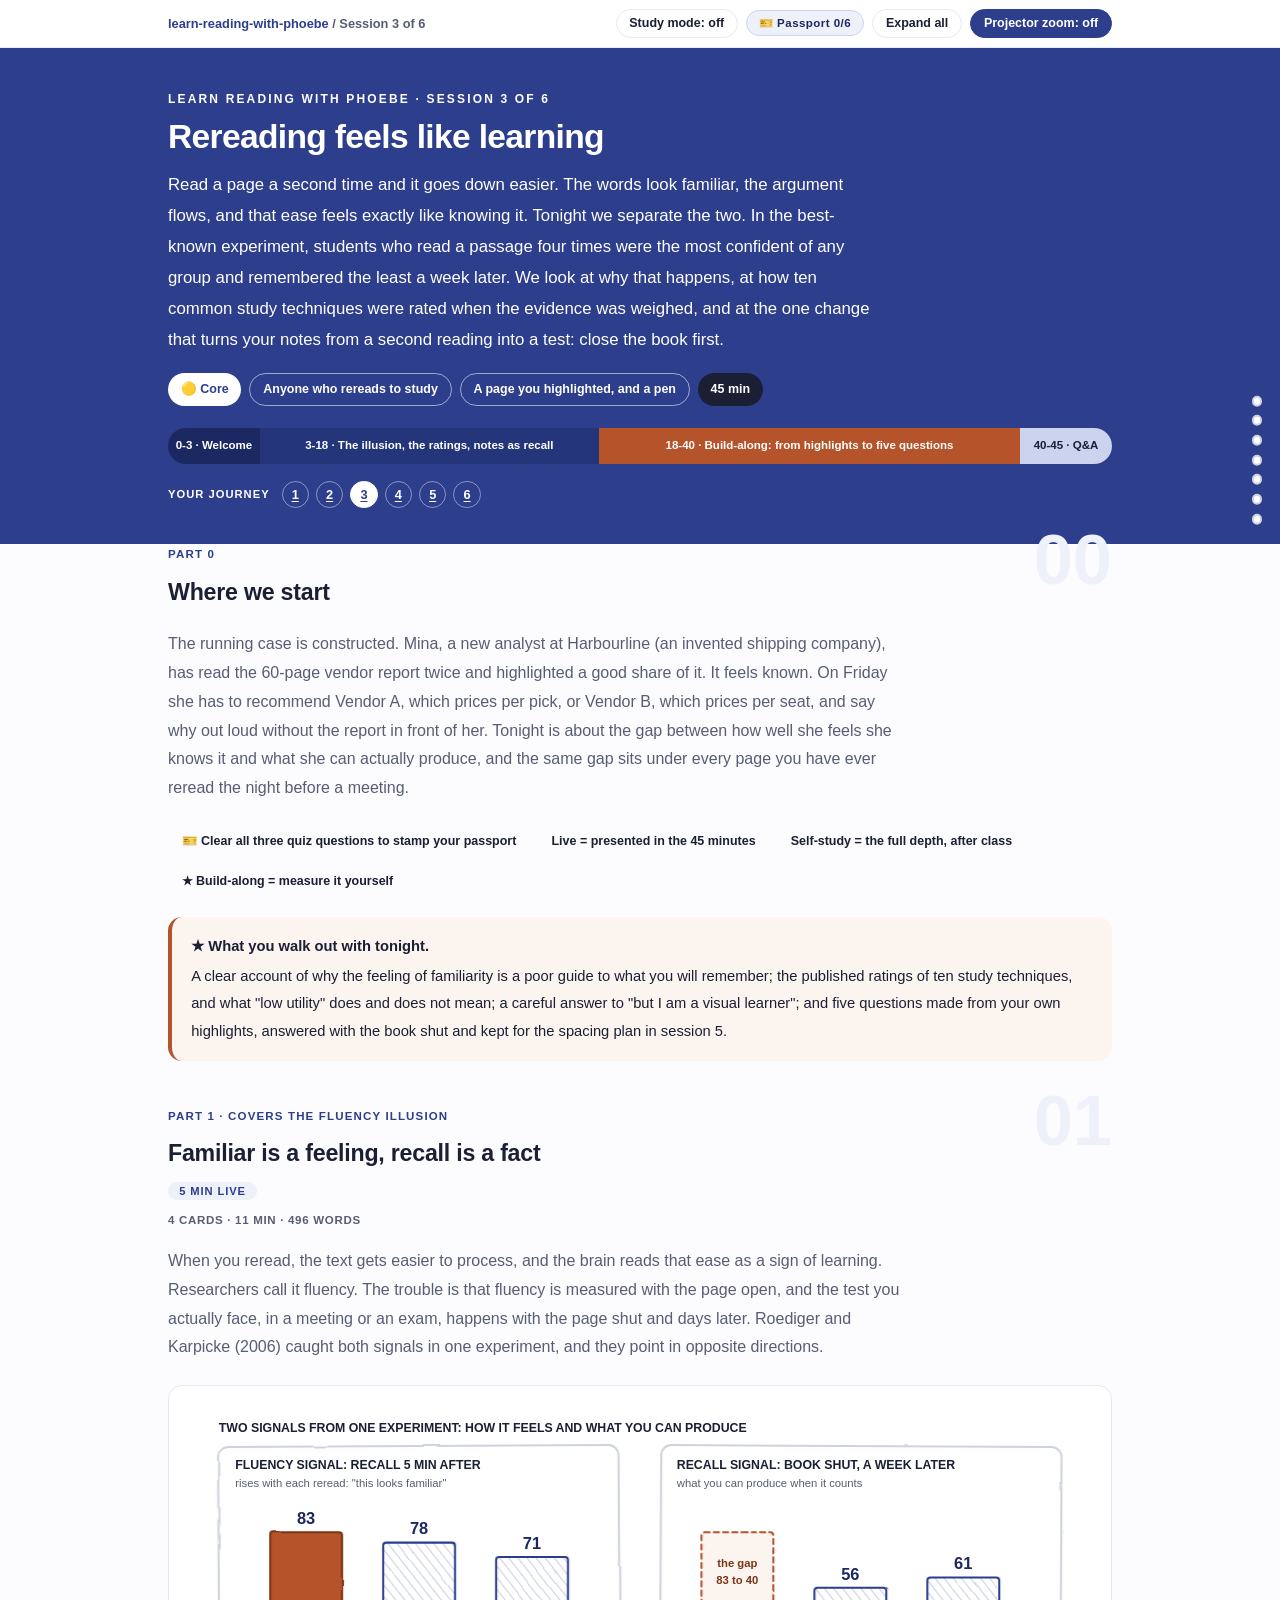
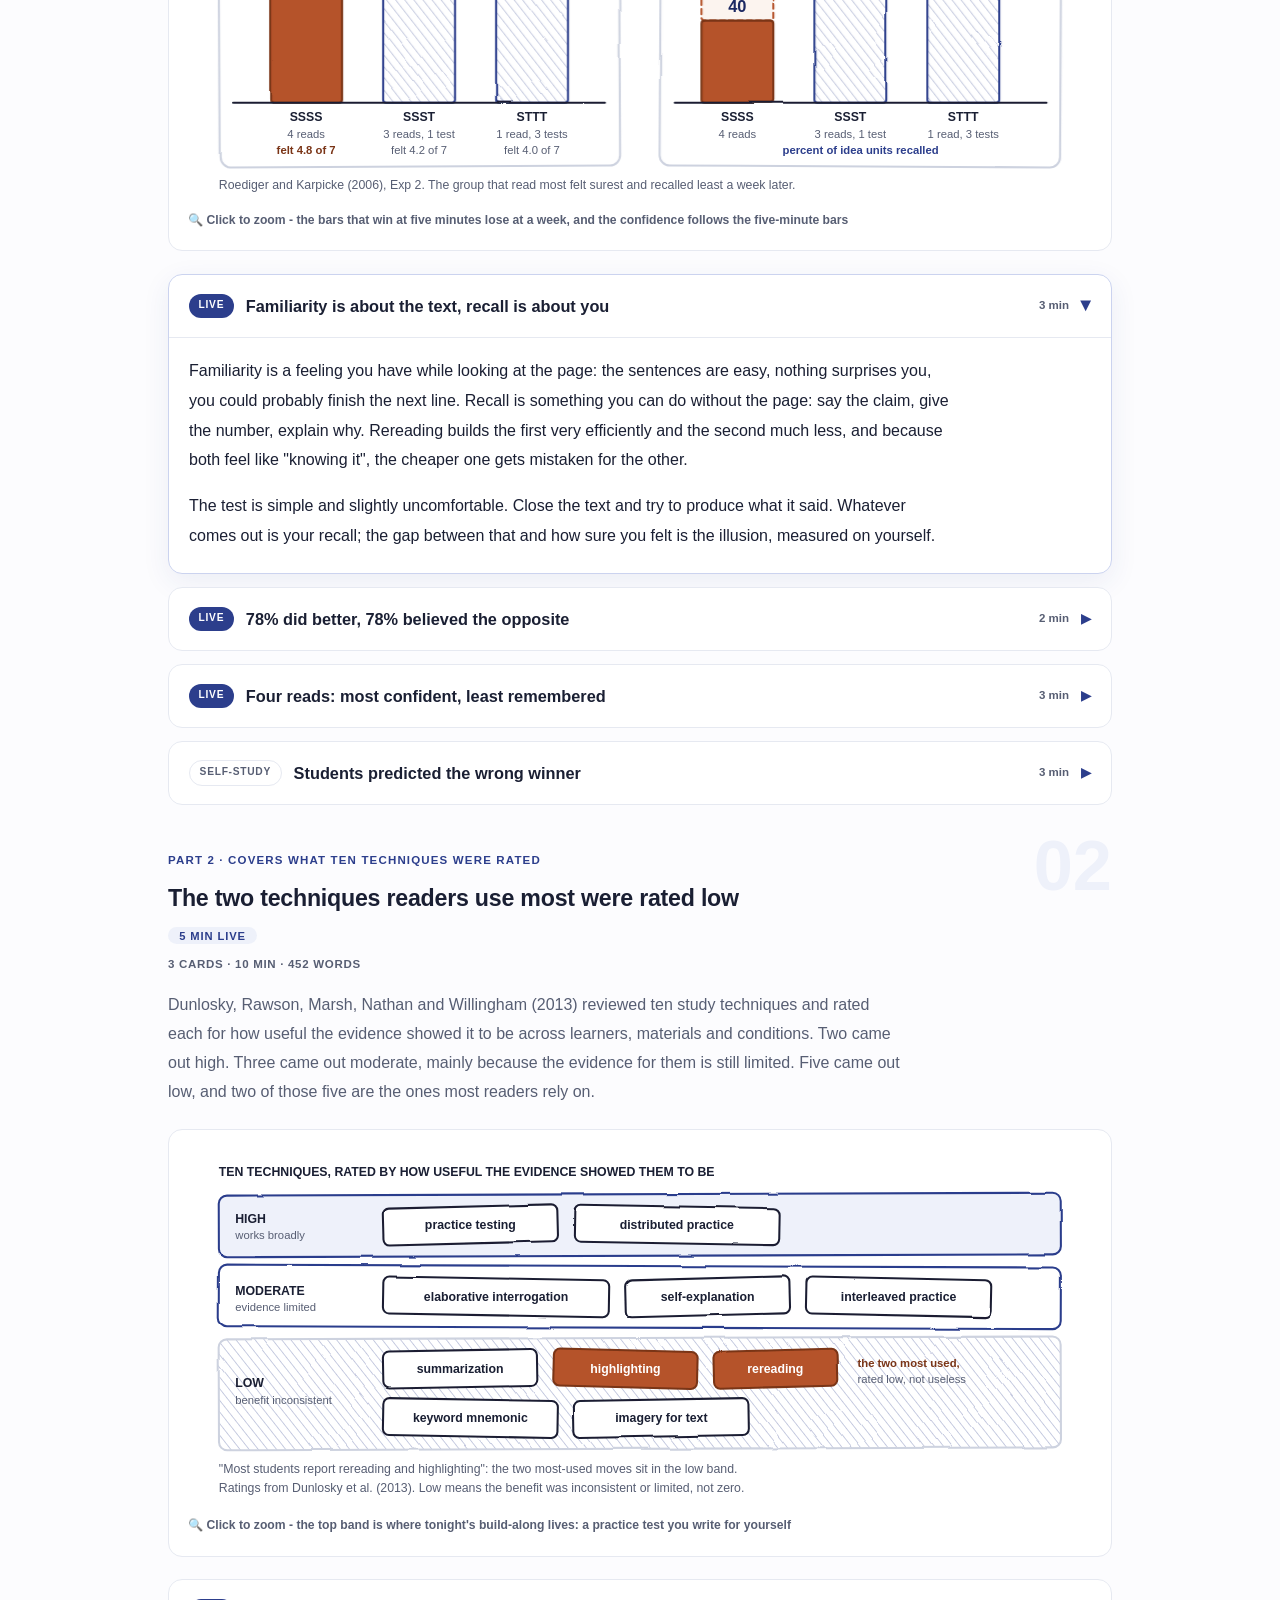
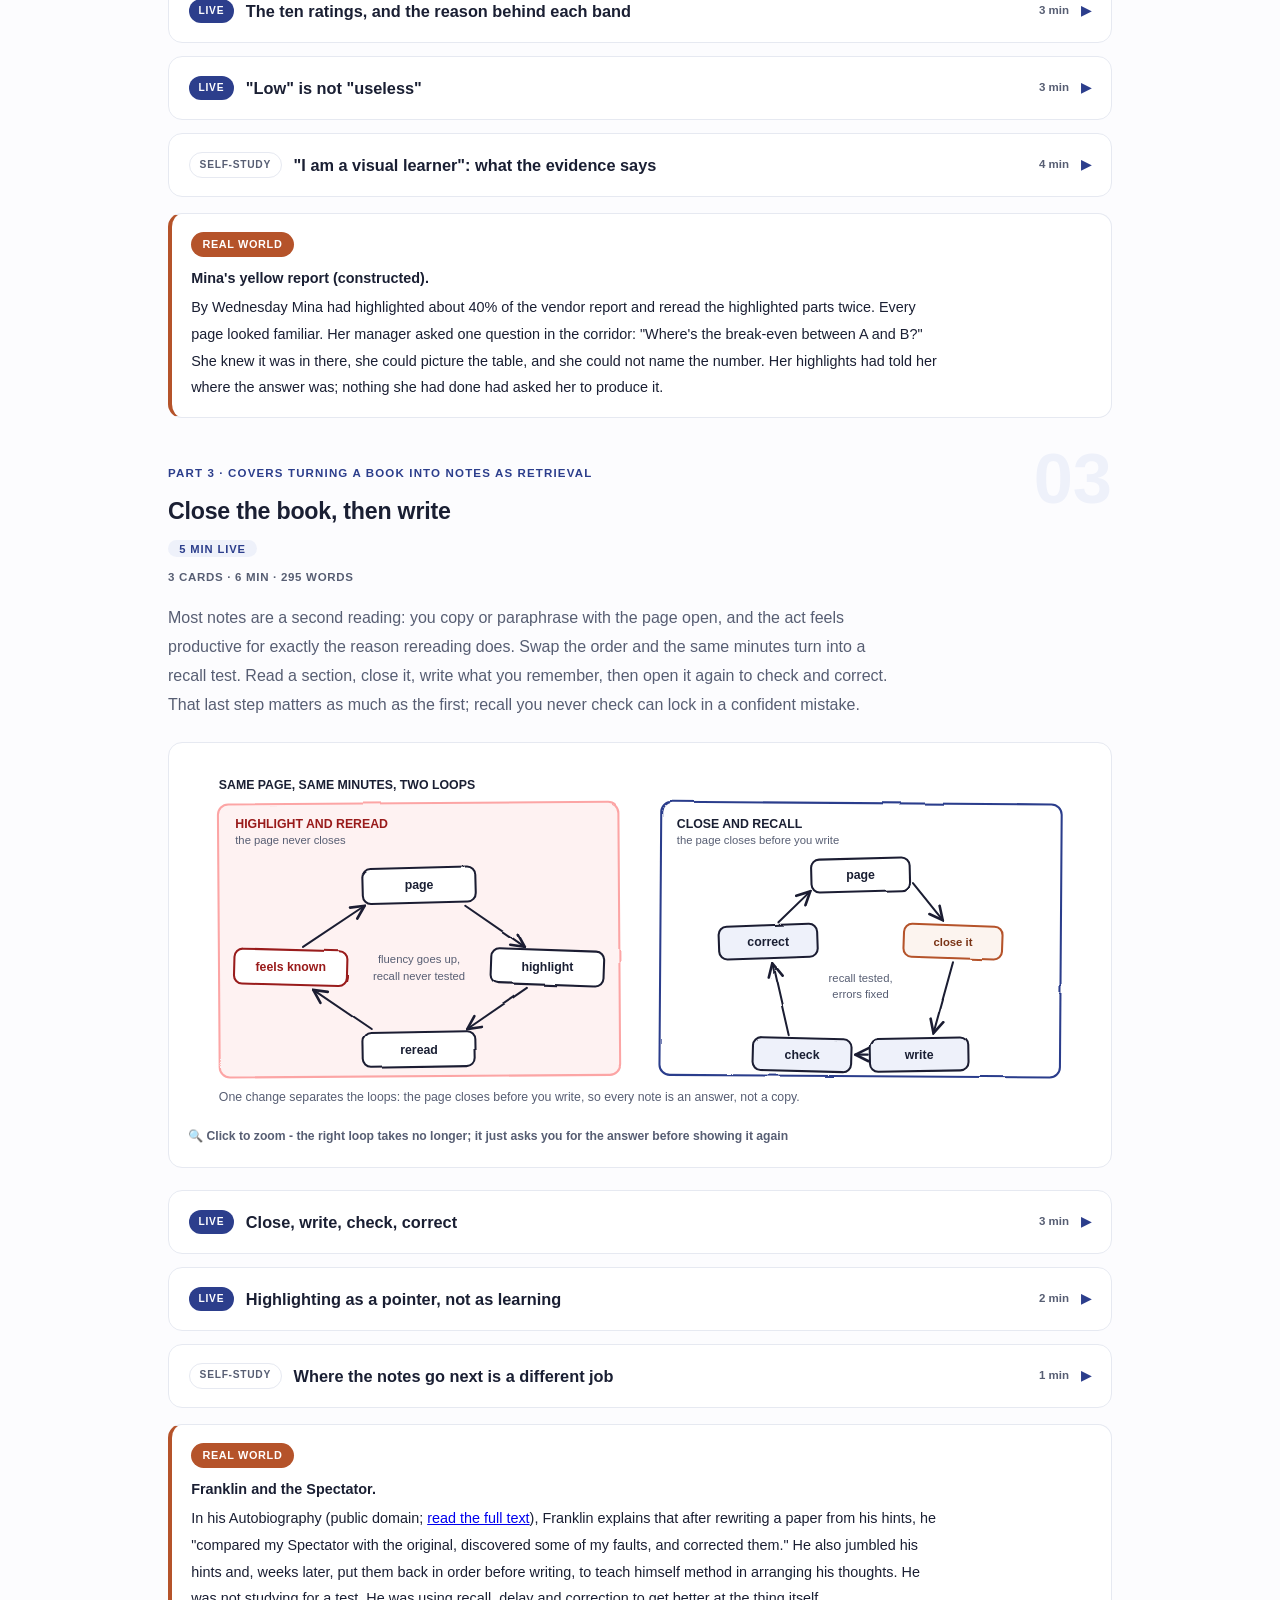
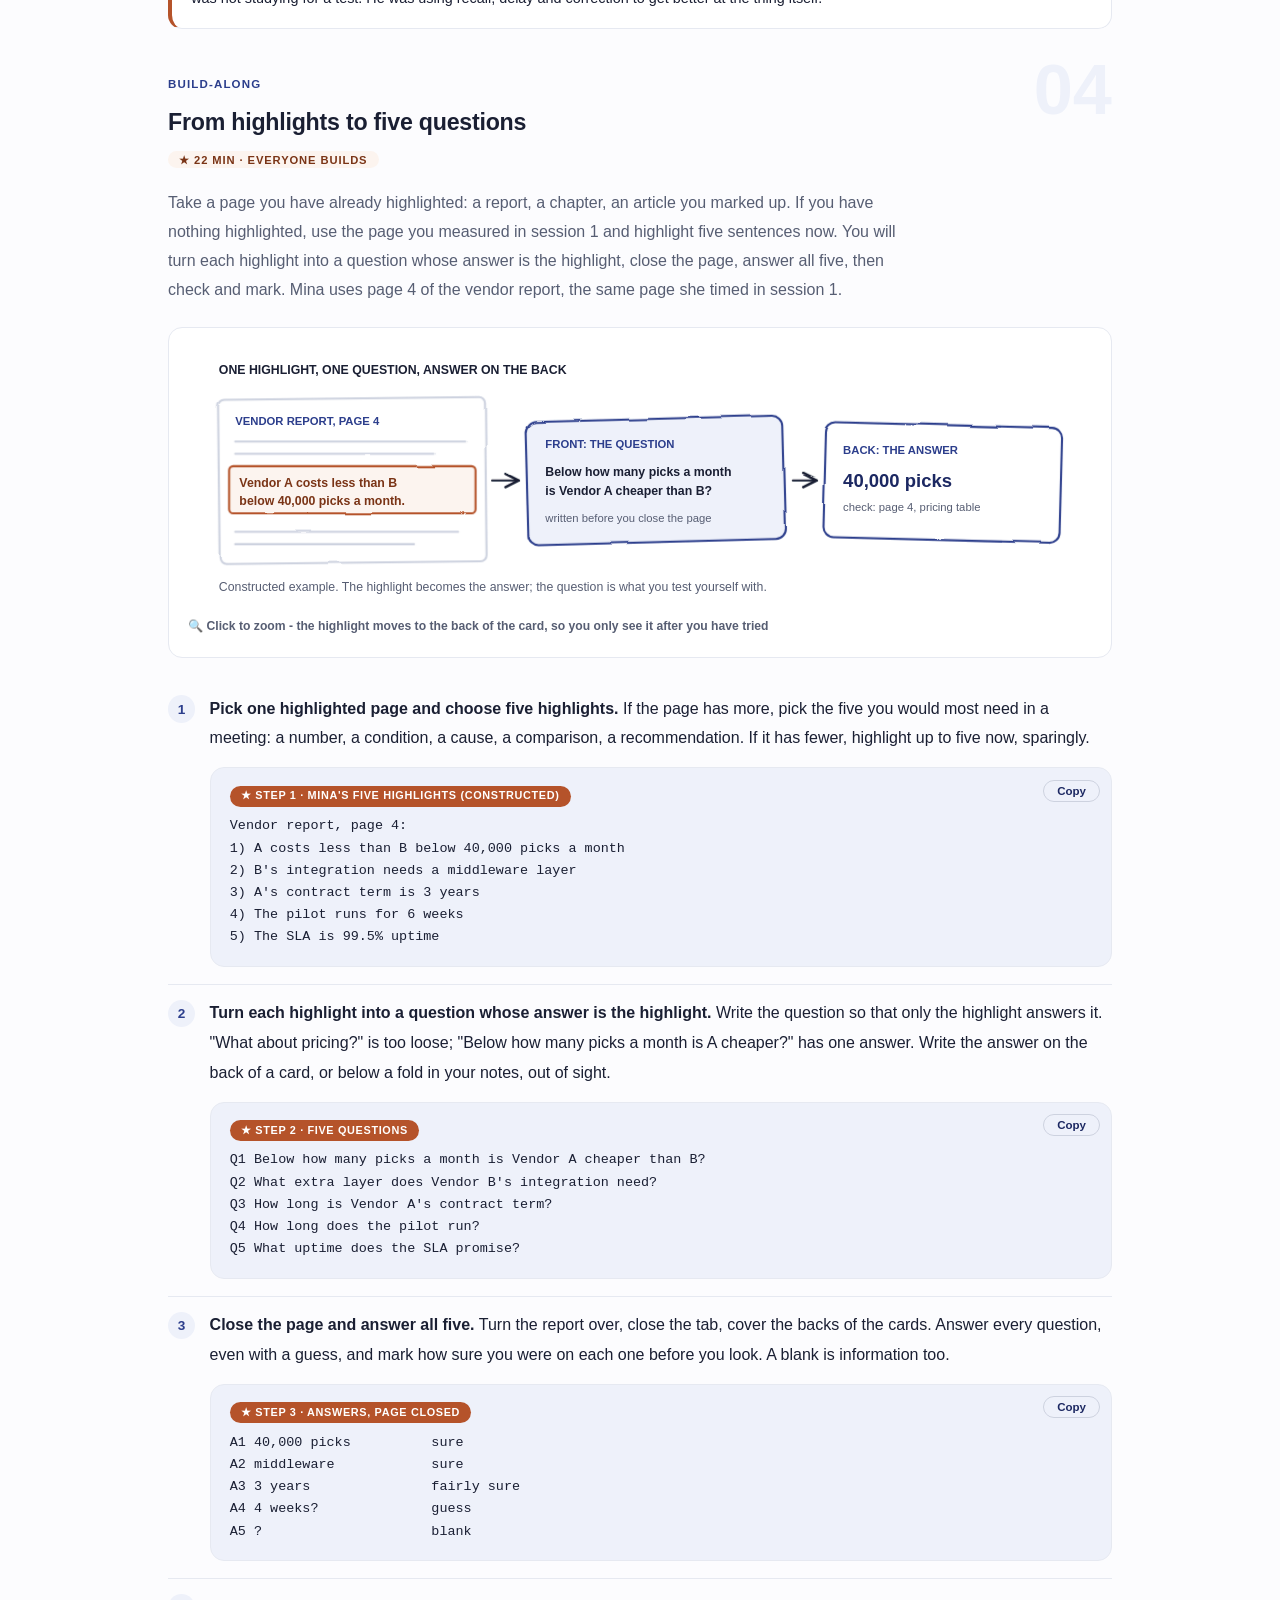
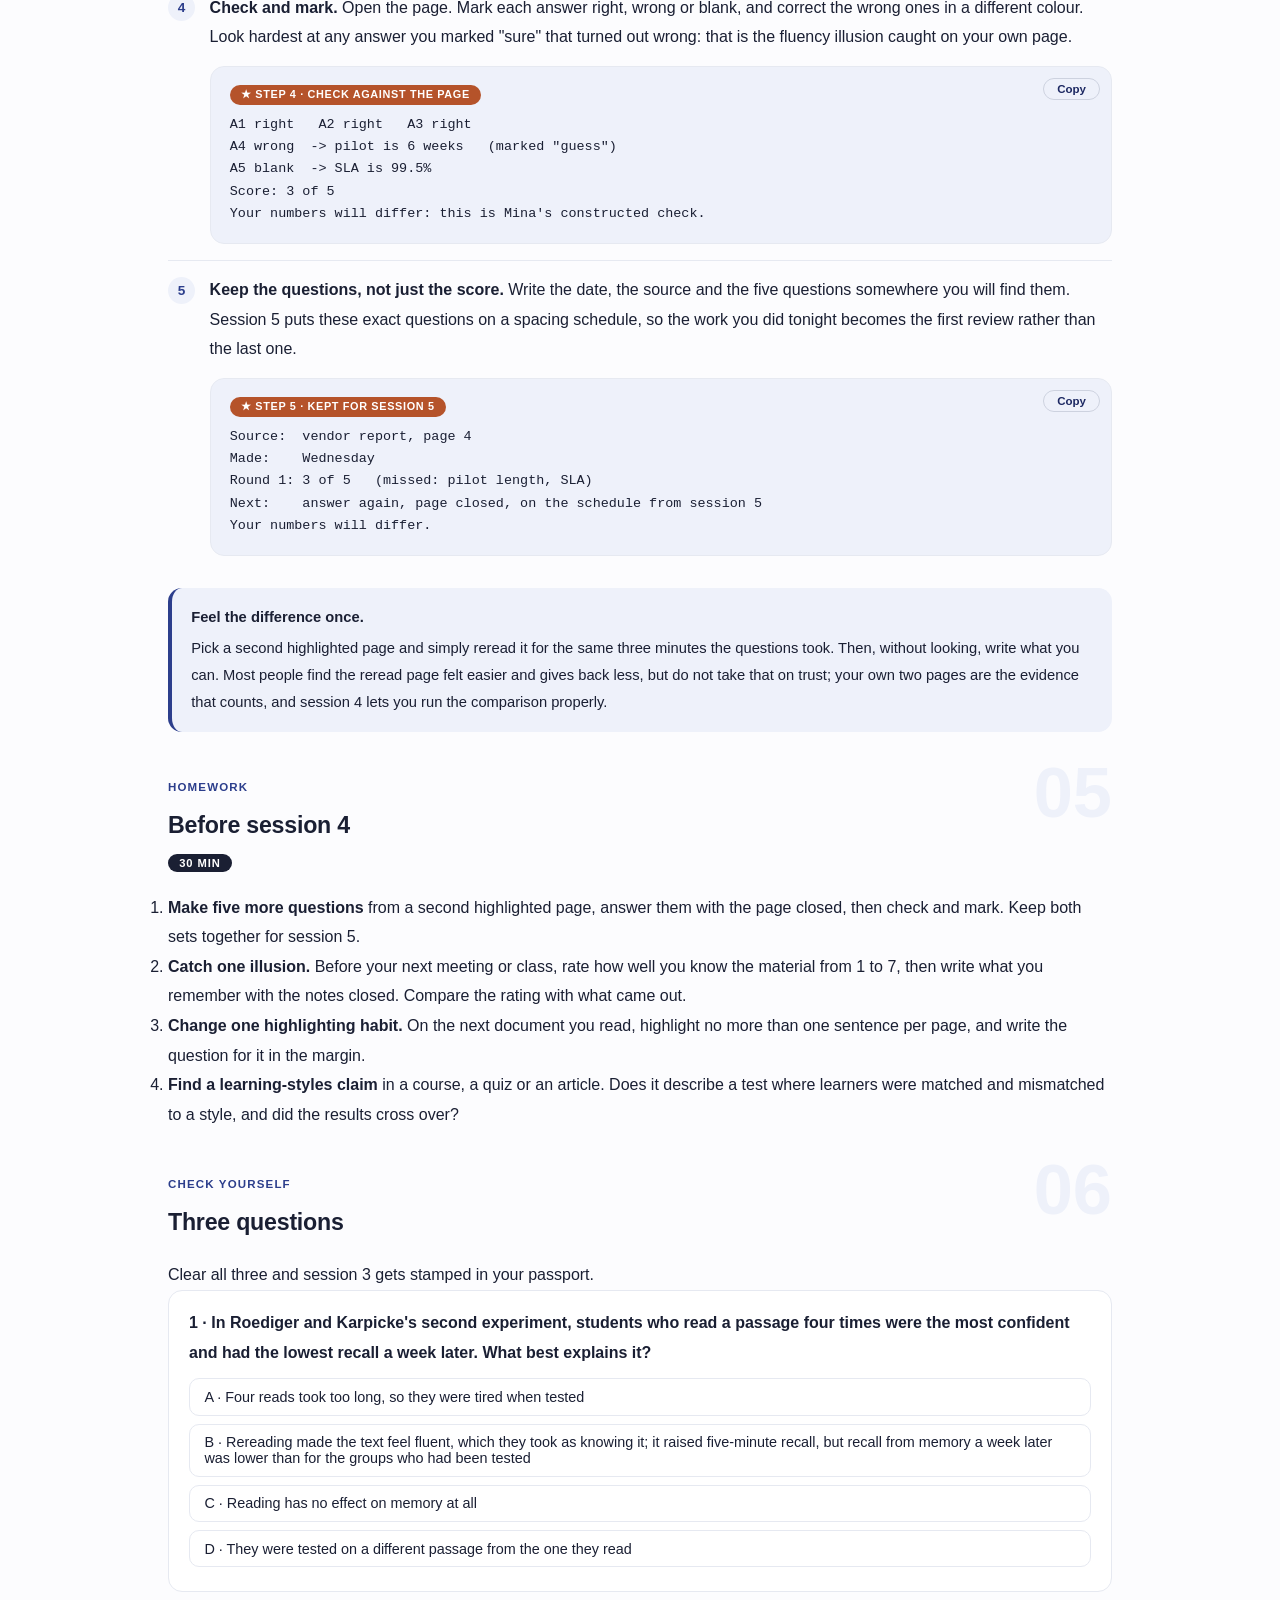
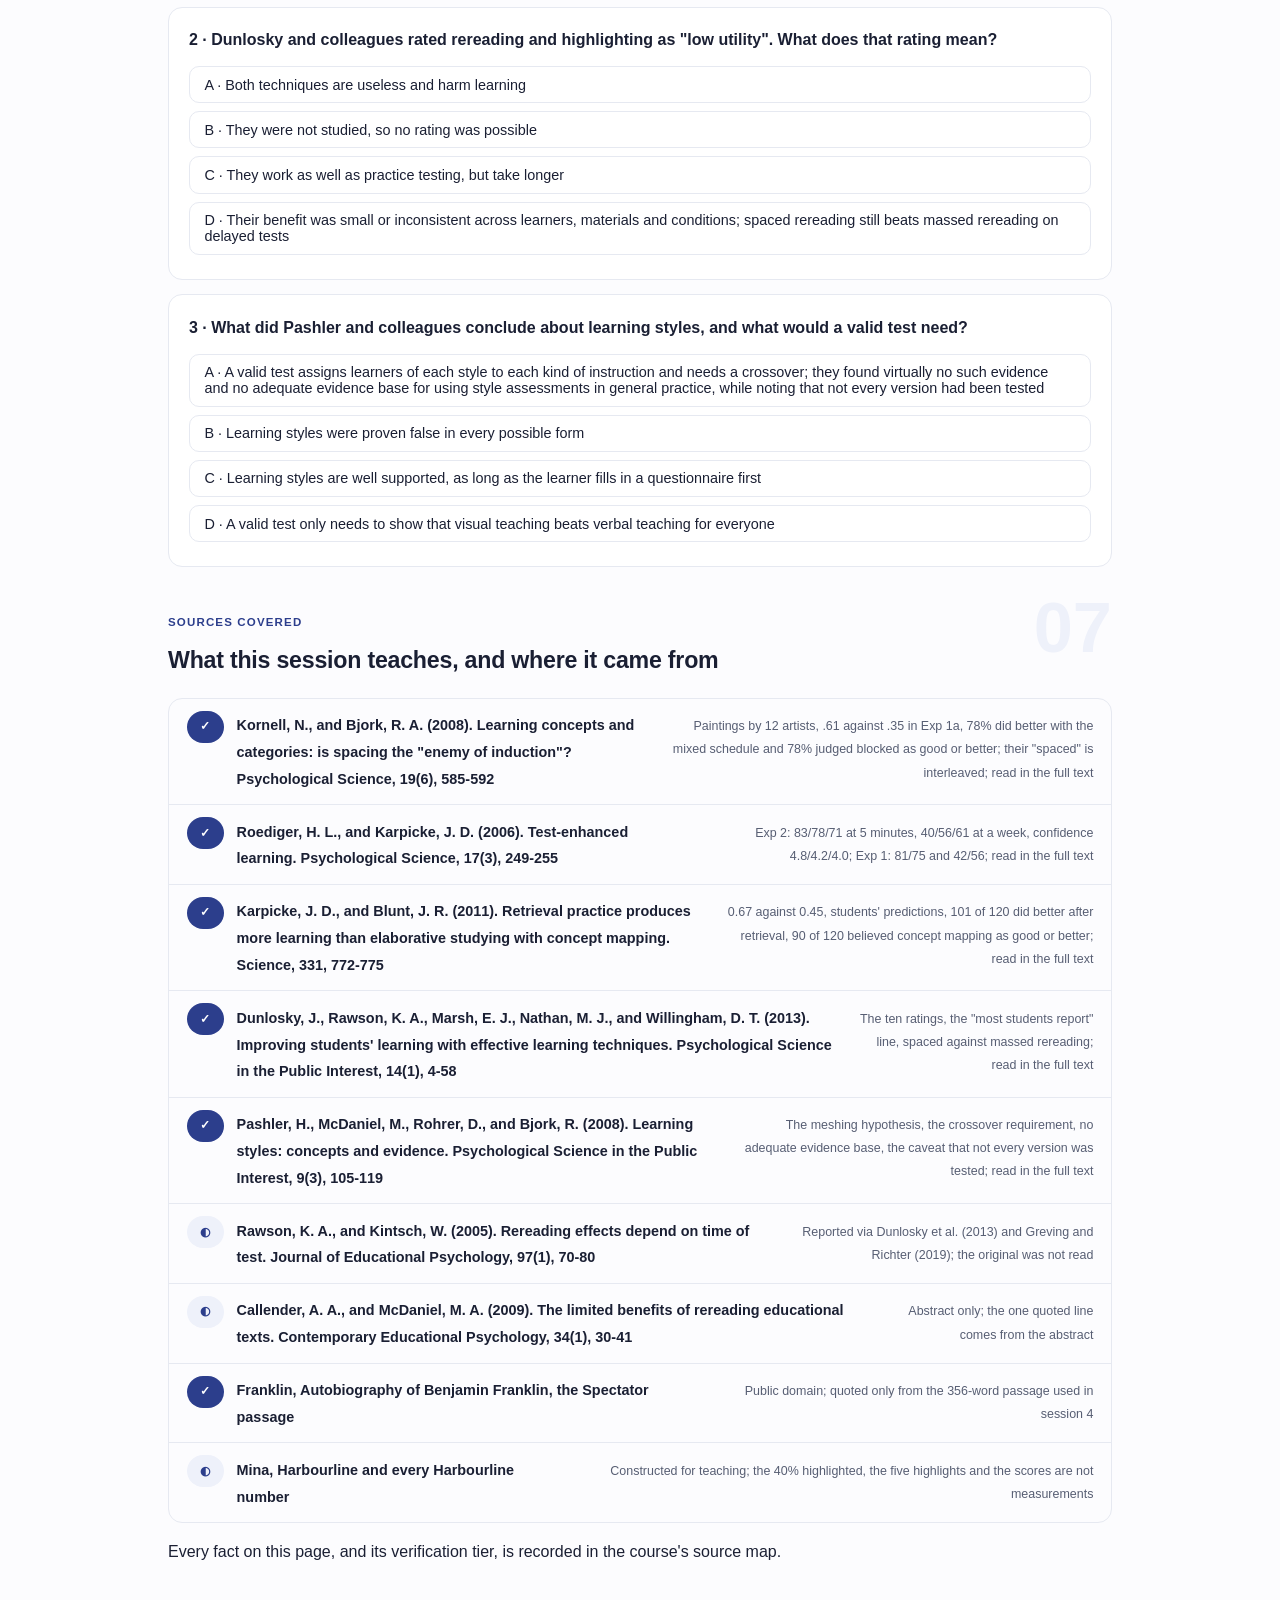
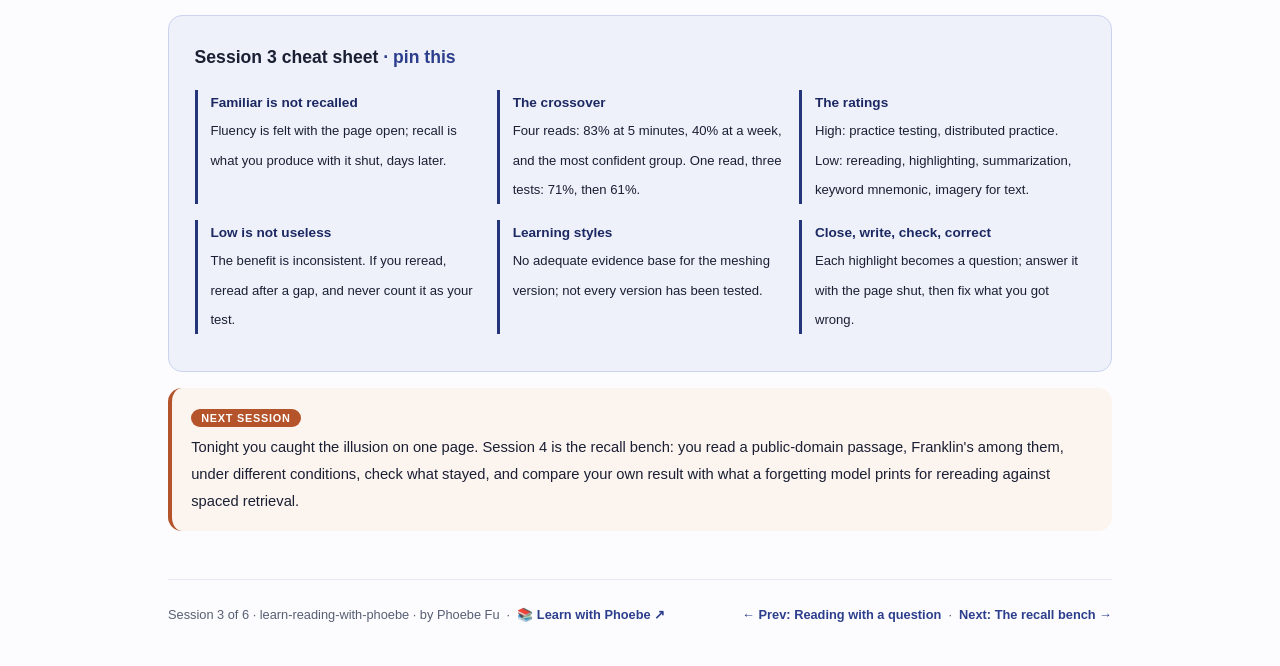
<file: courses/03-rereading-feels-like-learning.html>
<!DOCTYPE html>
<html lang="en">
<head>
<meta charset="UTF-8">
<meta name="viewport" content="width=device-width, initial-scale=1.0">
<!-- social:start -->
<meta name="description" content="Session 3 of 6. Why rereading raises confidence while week-later recall falls, how ten study techniques were rated for usefulness, what the evidence says about learning styles, and how to turn a highlighted page into questions you answer with the book closed.">
<meta property="og:type" content="article">
<meta property="og:site_name" content="Learn with Phoebe">
<meta property="og:title" content="Rereading feels like learning - learn reading with phoebe">
<meta property="og:description" content="Session 3 of 6. Four reads made students the most confident and the worst at recall a week later. Here is the fluency illusion, and the move that replaces it.">
<meta property="og:url" content="https://phoebefu6.github.io/learn-reading-with-phoebe/courses/03-rereading-feels-like-learning.html">
<meta property="og:image" content="https://phoebefu6.github.io/learn-reading-with-phoebe/assets/og-cover.png">
<meta property="og:image:width" content="1200">
<meta property="og:image:height" content="630">
<meta name="twitter:card" content="summary_large_image">
<meta name="twitter:title" content="Rereading feels like learning - learn reading with phoebe">
<meta name="twitter:description" content="Session 3 of 6. The fluency illusion, the technique ratings, and notes made by recall instead of rereading.">
<meta name="twitter:image" content="https://phoebefu6.github.io/learn-reading-with-phoebe/assets/og-cover.png">
<!-- social:end -->
<title>Session 3 · Rereading feels like learning - learn reading with phoebe</title>
<link rel="stylesheet" href="../assets/style.css?v=21">
</head>
<body>

<div class="toolbar">
  <div class="wrap">
    <span class="crumb"><a href="../index.html">learn-reading-with-phoebe</a> / Session 3 of 6</span>
    <button class="btn" id="toggle-all" type="button">Expand all</button>
    <button class="btn primary" id="zoom-toggle" type="button">Projector zoom: off</button>
  </div>
</div>

<header class="masthead">
  <div class="wrap">
    <div class="eyebrow">Learn Reading with Phoebe · Session 3 of 6</div>
    <h1>Rereading <span class="accent">feels</span> like learning</h1>
    <p class="sub">Read a page a second time and it goes down easier. The words look familiar, the argument flows, and that ease feels exactly like knowing it. Tonight we separate the two. In the best-known experiment, students who read a passage four times were the most confident of any group and remembered the least a week later. We look at why that happens, at how ten common study techniques were rated when the evidence was weighed, and at the one change that turns your notes from a second reading into a test: close the book first.</p>
    <div class="chip-row">
      <span class="chip level">🟡 Core</span>
      <span class="chip audience">Anyone who rereads to study</span>
      <span class="chip audience">A page you highlighted, and a pen</span>
      <span class="chip time">45 min</span>
    </div>
    <div class="agenda">
      <span class="a1" style="flex:1">0-3 · Welcome</span>
      <span class="a2" style="flex:4">3-18 · The illusion, the ratings, notes as recall</span>
      <span class="a3" style="flex:5">18-40 · Build-along: from highlights to five questions</span>
      <span class="a4" style="flex:1">40-45 · Q&amp;A</span>
    </div>
  </div>
</header>

<main class="wrap">

  <section class="section" id="intro">
    <div class="section-kicker">
      <span class="klabel">Part 0</span>
      <h2>Where we start</h2>
    </div>
    <p class="lede">The running case is constructed. Mina, a new analyst at Harbourline (an invented shipping company), has read the 60-page vendor report twice and highlighted a good share of it. It feels known. On Friday she has to recommend Vendor A, which prices per pick, or Vendor B, which prices per seat, and say why out loud without the report in front of her. Tonight is about the gap between how well she feels she knows it and what she can actually produce, and the same gap sits under every page you have ever reread the night before a meeting.</p>

    <div class="legend">
      <span class="pill">🎫 Clear all three quiz questions to stamp your passport</span>
      <span class="pill">Live = presented in the 45 minutes</span>
      <span class="pill">Self-study = the full depth, after class</span>
      <span class="pill">★ Build-along = measure it yourself</span>
    </div>

    <div class="callout win">
      <p><strong>★ What you walk out with tonight.</strong> A clear account of why the feeling of familiarity is a poor guide to what you will remember; the published ratings of ten study techniques, and what "low utility" does and does not mean; a careful answer to "but I am a visual learner"; and five questions made from your own highlights, answered with the book shut and kept for the spacing plan in session 5.</p>
    </div>
  </section>

  <section class="section" id="part-1">
    <div class="section-kicker">
      <span class="klabel">Part 1 · covers the fluency illusion</span>
      <h2>Familiar is a feeling, recall is a fact</h2>
      <span class="tag concept">5 min live</span>
    </div>
    <p class="lede">When you reread, the text gets easier to process, and the brain reads that ease as a sign of learning. Researchers call it fluency. The trouble is that fluency is measured with the page open, and the test you actually face, in a meeting or an exam, happens with the page shut and days later. Roediger and Karpicke (2006) caught both signals in one experiment, and they point in opposite directions.</p>

    <figure class="zoomable">
      <svg viewBox="0 0 880 384" xmlns="http://www.w3.org/2000/svg" role="img" aria-label="Two bar panels from Roediger and Karpicke 2006, Experiment 2. Left panel, recall five minutes after studying: four reads 83 percent, three reads and one test 78, one read and three tests 71; confidence 4.8, 4.2 and 4.0 out of 7. Right panel, recall one week later: four reads 40 percent, three reads and one test 56, one read and three tests 61. The four-reads group is drawn in terracotta in both panels, with a dashed outline showing the 43-point gap between its 83 and its 40.">
        <defs>
          <filter id="r3aSk" x="-3%" y="-3%" width="106%" height="106%"><feTurbulence type="fractalNoise" baseFrequency="0.02" numOctaves="2" seed="31" result="n"/><feDisplacementMap in="SourceGraphic" in2="n" scale="2.4" xChannelSelector="R" yChannelSelector="G"/></filter>
          <pattern id="r3aHc" patternUnits="userSpaceOnUse" width="7" height="7" patternTransform="rotate(-38)"><line x1="0" y1="0" x2="0" y2="7" stroke="#2C3E8C" stroke-width="1" opacity=".5"/></pattern>
          <marker id="r3aAr" viewBox="0 0 10 10" refX="9" refY="5" markerWidth="8" markerHeight="8" orient="auto"><path d="M1 1 L9 5 L1 9" fill="none" stroke="#1A1F33" stroke-width="1.6" stroke-linecap="round"/></marker>
        </defs>
        <style>
          .r3aH { font: 800 12px Inter, -apple-system, "Segoe UI", sans-serif; fill: #1A1F33; }
          .r3aL { font: 600 12px Inter, -apple-system, "Segoe UI", sans-serif; fill: #1A1F33; }
          .r3aS { font: 400 11px Inter, -apple-system, "Segoe UI", sans-serif; fill: #575E73; }
          .r3aB { font: 800 11px Inter, -apple-system, "Segoe UI", sans-serif; fill: #7A3416; }
          .r3aV { font: 800 16px Inter, -apple-system, "Segoe UI", sans-serif; fill: #1C2862; }
          .r3aA { font: 700 11px Inter, -apple-system, "Segoe UI", sans-serif; fill: #2C3E8C; }
          .r3aN { font: 400 12px Inter, -apple-system, "Segoe UI", sans-serif; fill: #575E73; }
        </style>

        <text class="r3aH" x="30" y="26">TWO SIGNALS FROM ONE EXPERIMENT: HOW IT FEELS AND WHAT YOU CAN PRODUCE</text>

        <g filter="url(#r3aSk)" fill="none" stroke="#1A1F33" stroke-width="2" stroke-linecap="round" stroke-linejoin="round">
          <rect x="30" y="40" width="390" height="312" rx="10" transform="rotate(-0.3 225 196)" fill="#FFFFFF" stroke="#CDD2DF"/>
          <rect x="460" y="40" width="390" height="312" rx="10" transform="rotate(0.3 655 196)" fill="#FFFFFF" stroke="#CDD2DF"/>
          <rect x="80" y="124" width="70" height="166" rx="3" fill="#B5532A" stroke="#7A3416"/>
          <rect x="190" y="134" width="70" height="156" rx="3" fill="url(#r3aHc)" stroke="#2C3E8C"/>
          <rect x="300" y="148" width="70" height="142" rx="3" fill="url(#r3aHc)" stroke="#2C3E8C"/>
          <rect x="500" y="124" width="70" height="86" rx="3" fill="#FCF4EF" stroke="#B5532A" stroke-dasharray="5 4"/>
          <rect x="500" y="210" width="70" height="80" rx="3" fill="#B5532A" stroke="#7A3416"/>
          <rect x="610" y="178" width="70" height="112" rx="3" fill="url(#r3aHc)" stroke="#2C3E8C"/>
          <rect x="720" y="168" width="70" height="122" rx="3" fill="url(#r3aHc)" stroke="#2C3E8C"/>
          <path d="M44 290 L406 290"/>
          <path d="M474 290 L836 290"/>
        </g>

        <text class="r3aH" x="46" y="62">FLUENCY SIGNAL: RECALL 5 MIN AFTER</text>
        <text class="r3aS" x="46" y="80">rises with each reread: "this looks familiar"</text>
        <text class="r3aH" x="476" y="62">RECALL SIGNAL: BOOK SHUT, A WEEK LATER</text>
        <text class="r3aS" x="476" y="80">what you can produce when it counts</text>

        <text class="r3aV" x="115" y="116" text-anchor="middle">83</text>
        <text class="r3aV" x="225" y="126" text-anchor="middle">78</text>
        <text class="r3aV" x="335" y="140" text-anchor="middle">71</text>
        <text class="r3aV" x="535" y="202" text-anchor="middle">40</text>
        <text class="r3aV" x="645" y="170" text-anchor="middle">56</text>
        <text class="r3aV" x="755" y="160" text-anchor="middle">61</text>
        <text class="r3aB" x="535" y="158" text-anchor="middle">the gap</text>
        <text class="r3aB" x="535" y="174" text-anchor="middle">83 to 40</text>

        <text class="r3aL" x="115" y="308" text-anchor="middle">SSSS</text>
        <text class="r3aL" x="225" y="308" text-anchor="middle">SSST</text>
        <text class="r3aL" x="335" y="308" text-anchor="middle">STTT</text>
        <text class="r3aS" x="115" y="324" text-anchor="middle">4 reads</text>
        <text class="r3aS" x="225" y="324" text-anchor="middle">3 reads, 1 test</text>
        <text class="r3aS" x="335" y="324" text-anchor="middle">1 read, 3 tests</text>
        <text class="r3aB" x="115" y="340" text-anchor="middle">felt 4.8 of 7</text>
        <text class="r3aS" x="225" y="340" text-anchor="middle">felt 4.2 of 7</text>
        <text class="r3aS" x="335" y="340" text-anchor="middle">felt 4.0 of 7</text>
        <text class="r3aL" x="535" y="308" text-anchor="middle">SSSS</text>
        <text class="r3aL" x="645" y="308" text-anchor="middle">SSST</text>
        <text class="r3aL" x="755" y="308" text-anchor="middle">STTT</text>
        <text class="r3aS" x="535" y="324" text-anchor="middle">4 reads</text>
        <text class="r3aS" x="645" y="324" text-anchor="middle">3 reads, 1 test</text>
        <text class="r3aS" x="755" y="324" text-anchor="middle">1 read, 3 tests</text>
        <text class="r3aA" x="655" y="340" text-anchor="middle">percent of idea units recalled</text>

        <text class="r3aN" x="30" y="374">Roediger and Karpicke (2006), Exp 2. The group that read most felt surest and recalled least a week later.</text>
      </svg>
      <figcaption>🔍 Click to zoom - the bars that win at five minutes lose at a week, and the confidence follows the five-minute bars</figcaption>
    </figure>

    <details class="card" open>
      <summary><span class="mode live">Live</span>Familiarity is about the text, recall is about you<span class="mini">3 min</span><span class="caret">▶</span></summary>
      <div class="body">
        <p>Familiarity is a feeling you have while looking at the page: the sentences are easy, nothing surprises you, you could probably finish the next line. Recall is something you can do without the page: say the claim, give the number, explain why. Rereading builds the first very efficiently and the second much less, and because both feel like "knowing it", the cheaper one gets mistaken for the other.</p>
        <p>The test is simple and slightly uncomfortable. Close the text and try to produce what it said. Whatever comes out is your recall; the gap between that and how sure you felt is the illusion, measured on yourself.</p>
      </div>
    </details>

    <details class="card">
      <summary><span class="mode live">Live</span>78% did better, 78% believed the opposite<span class="mini">2 min</span><span class="caret">▶</span></summary>
      <div class="body">
        <p>Kornell and Bjork (2008) had people learn the styles of 12 artists from their paintings. Some saw each artist's paintings in a block (massed); others saw the artists mixed together. In their paper the mixed schedule is called "spaced", though most researchers today would call it interleaved, and it is worth knowing both words because you will see both. In Experiment 1a the mixed schedule produced .61 correct on new paintings against .35 for the blocked one.</p>
        <p>The striking part came afterwards. 78% of participants did better with the mixed schedule, and 78% said the blocked schedule had been as good or better. Blocked practice felt smoother, so people trusted it. The feeling and the result disagreed, and most people went with the feeling.</p>
      </div>
    </details>

    <details class="card">
      <summary><span class="mode live">Live</span>Four reads: most confident, least remembered<span class="mini">3 min</span><span class="caret">▶</span></summary>
      <div class="body">
        <p>In Roediger and Karpicke's second experiment, students worked on prose passages in one of three patterns: read it four times (SSSS), read it three times and take one recall test (SSST), or read it once and take three recall tests (STTT). Tested five minutes later, more reading meant more recall: 83, 78 and 71 percent. Tested a week later, the order flipped: 40, 56 and 61 percent.</p>
        <p>The SSSS group was also the most confident about how much they would remember, 4.8 on a 7-point scale against 4.2 and 4.0. They were rating the fluency they felt at the end of the session. At a week, the group with the most rereading had the lowest recall of the three. Their first experiment showed the same crossover between restudying and testing: 81 against 75 at five minutes, 42 against 56 at a week.</p>
      </div>
    </details>

    <details class="card">
      <summary><span class="mode self">Self-study</span>Students predicted the wrong winner<span class="mini">3 min</span><span class="caret">▶</span></summary>
      <div class="body">
        <p>Karpicke and Blunt (2011) compared retrieval practice, reading and then writing down everything you can recall, with building a concept map while the text was open. In their first experiment retrieval produced 0.67 a week later against 0.45 for concept mapping, and concept mapping was not significantly better than simply reading more. Before the results came in, students predicted that repeated studying would do best and retrieval worst.</p>
        <p>In their second experiment, 101 of 120 students (84%) did better after retrieval practice, while 90 of 120 (75%) believed concept mapping had been as good or better. This is the fluency illusion in its most practical form: the method that feels productive while you do it is not the one that leaves the most behind.</p>
      </div>
    </details>
  </section>

  <section class="section" id="part-2">
    <div class="section-kicker">
      <span class="klabel">Part 2 · covers what ten techniques were rated</span>
      <h2>The two techniques readers use most were rated low</h2>
      <span class="tag concept">5 min live</span>
    </div>
    <p class="lede">Dunlosky, Rawson, Marsh, Nathan and Willingham (2013) reviewed ten study techniques and rated each for how useful the evidence showed it to be across learners, materials and conditions. Two came out high. Three came out moderate, mainly because the evidence for them is still limited. Five came out low, and two of those five are the ones most readers rely on.</p>

    <figure class="zoomable">
      <svg viewBox="0 0 880 346" xmlns="http://www.w3.org/2000/svg" role="img" aria-label="Ten study techniques sorted into three bands by the utility rating in Dunlosky et al. 2013. High: practice testing, distributed practice. Moderate: elaborative interrogation, self-explanation, interleaved practice. Low: summarization, highlighting, rereading, keyword mnemonic, imagery for text. Highlighting and rereading are drawn in terracotta because they are the techniques most students report using.">
        <defs>
          <filter id="r3bSk" x="-3%" y="-3%" width="106%" height="106%"><feTurbulence type="fractalNoise" baseFrequency="0.02" numOctaves="2" seed="43" result="n"/><feDisplacementMap in="SourceGraphic" in2="n" scale="2.4" xChannelSelector="R" yChannelSelector="G"/></filter>
          <pattern id="r3bHc" patternUnits="userSpaceOnUse" width="7" height="7" patternTransform="rotate(-38)"><line x1="0" y1="0" x2="0" y2="7" stroke="#2C3E8C" stroke-width="1" opacity=".5"/></pattern>
          <marker id="r3bAr" viewBox="0 0 10 10" refX="9" refY="5" markerWidth="8" markerHeight="8" orient="auto"><path d="M1 1 L9 5 L1 9" fill="none" stroke="#1A1F33" stroke-width="1.6" stroke-linecap="round"/></marker>
        </defs>
        <style>
          .r3bH { font: 800 12px Inter, -apple-system, "Segoe UI", sans-serif; fill: #1A1F33; }
          .r3bL { font: 600 12px Inter, -apple-system, "Segoe UI", sans-serif; fill: #1A1F33; }
          .r3bS { font: 400 11px Inter, -apple-system, "Segoe UI", sans-serif; fill: #575E73; }
          .r3bB { font: 800 11px Inter, -apple-system, "Segoe UI", sans-serif; fill: #7A3416; }
          .r3bW { font: 800 12px Inter, -apple-system, "Segoe UI", sans-serif; fill: #FFFFFF; }
          .r3bN { font: 400 12px Inter, -apple-system, "Segoe UI", sans-serif; fill: #575E73; }
        </style>

        <text class="r3bH" x="30" y="26">TEN TECHNIQUES, RATED BY HOW USEFUL THE EVIDENCE SHOWED THEM TO BE</text>

        <g filter="url(#r3bSk)" fill="none" stroke="#1A1F33" stroke-width="2" stroke-linecap="round" stroke-linejoin="round">
          <rect x="30" y="44" width="820" height="60" rx="8" transform="rotate(-0.2 440 74)" fill="#EEF1FA" stroke="#2C3E8C"/>
          <rect x="30" y="114" width="820" height="60" rx="8" transform="rotate(0.2 440 144)" fill="#FFFFFF" stroke="#2C3E8C"/>
          <rect x="30" y="184" width="820" height="108" rx="8" transform="rotate(-0.2 440 238)" fill="url(#r3bHc)" stroke="#CDD2DF"/>
          <rect x="190" y="56" width="170" height="36" rx="6" transform="rotate(-1.5 275 74)" fill="#FFFFFF"/>
          <rect x="376" y="56" width="200" height="36" rx="6" transform="rotate(1 476 74)" fill="#FFFFFF"/>
          <rect x="190" y="126" width="220" height="36" rx="6" transform="rotate(1 300 144)" fill="#FFFFFF"/>
          <rect x="426" y="126" width="160" height="36" rx="6" transform="rotate(-1.5 506 144)" fill="#FFFFFF"/>
          <rect x="602" y="126" width="180" height="36" rx="6" transform="rotate(1.2 692 144)" fill="#FFFFFF"/>
          <rect x="190" y="196" width="150" height="36" rx="6" transform="rotate(-1 265 214)" fill="#FFFFFF"/>
          <rect x="356" y="196" width="140" height="36" rx="6" transform="rotate(1.5 426 214)" fill="#B5532A" stroke="#7A3416"/>
          <rect x="512" y="196" width="120" height="36" rx="6" transform="rotate(-1.5 572 214)" fill="#B5532A" stroke="#7A3416"/>
          <rect x="190" y="244" width="170" height="36" rx="6" transform="rotate(1 275 262)" fill="#FFFFFF"/>
          <rect x="376" y="244" width="170" height="36" rx="6" transform="rotate(-1 461 262)" fill="#FFFFFF"/>
        </g>

        <text class="r3bH" x="46" y="72">HIGH</text>
        <text class="r3bS" x="46" y="88">works broadly</text>
        <text class="r3bH" x="46" y="142">MODERATE</text>
        <text class="r3bS" x="46" y="158">evidence limited</text>
        <text class="r3bH" x="46" y="232">LOW</text>
        <text class="r3bS" x="46" y="248">benefit inconsistent</text>

        <text class="r3bL" x="275" y="78" text-anchor="middle">practice testing</text>
        <text class="r3bL" x="476" y="78" text-anchor="middle">distributed practice</text>
        <text class="r3bL" x="300" y="148" text-anchor="middle">elaborative interrogation</text>
        <text class="r3bL" x="506" y="148" text-anchor="middle">self-explanation</text>
        <text class="r3bL" x="692" y="148" text-anchor="middle">interleaved practice</text>
        <text class="r3bL" x="265" y="218" text-anchor="middle">summarization</text>
        <text class="r3bW" x="426" y="218" text-anchor="middle">highlighting</text>
        <text class="r3bW" x="572" y="218" text-anchor="middle">rereading</text>
        <text class="r3bL" x="275" y="266" text-anchor="middle">keyword mnemonic</text>
        <text class="r3bL" x="461" y="266" text-anchor="middle">imagery for text</text>
        <text class="r3bB" x="652" y="212">the two most used,</text>
        <text class="r3bS" x="652" y="228">rated low, not useless</text>

        <text class="r3bN" x="30" y="316">"Most students report rereading and highlighting": the two most-used moves sit in the low band.</text>
        <text class="r3bN" x="30" y="334">Ratings from Dunlosky et al. (2013). Low means the benefit was inconsistent or limited, not zero.</text>
      </svg>
      <figcaption>🔍 Click to zoom - the top band is where tonight's build-along lives: a practice test you write for yourself</figcaption>
    </figure>

    <details class="card">
      <summary><span class="mode live">Live</span>The ten ratings, and the reason behind each band<span class="mini">3 min</span><span class="caret">▶</span></summary>
      <div class="body">
        <p><strong>High utility:</strong> practice testing and distributed practice. Both helped learners of different ages, on different materials, across different test delays. <strong>Moderate:</strong> elaborative interrogation (asking yourself why a stated fact is true), self-explanation (explaining how a new idea connects to what you know) and interleaved practice. The authors kept them out of the top band because the evidence for them "is limited", not because it pointed the wrong way. <strong>Low:</strong> summarization, highlighting and underlining, the keyword mnemonic, imagery for text learning, and rereading.</p>
        <p>Their sharpest line is about the low band: "Most students report rereading and highlighting", and yet those two do not consistently boost performance. The techniques readers reach for first are the ones with the weakest evidence behind them.</p>
      </div>
    </details>

    <details class="card">
      <summary><span class="mode live">Live</span>"Low" is not "useless"<span class="mini">3 min</span><span class="caret">▶</span></summary>
      <div class="body">
        <p>A low rating says the benefit was small, inconsistent, or limited to some conditions. It does not say rereading does nothing. The same review notes that spaced rereading consistently beats massed rereading on delayed tests: reading something again after a gap does more than reading it twice in a row.</p>
        <p>As reported in Dunlosky et al. (2013) and Greving and Richter (2019), Rawson and Kintsch (2005) found that rereading straight away helped on an immediate test, while rereading after a delay helped on a test two days later. That is the fluency illusion again: the massed version wins the test you take tonight and loses the one that matters. Callender and McDaniel (2009) are blunter; their abstract reports that "With only several exceptions, rereading did not significantly increase performance". So reread if you must, but reread later, and do not count it as your test.</p>
      </div>
    </details>

    <details class="card">
      <summary><span class="mode self">Self-study</span>"I am a visual learner": what the evidence says<span class="mini">4 min</span><span class="caret">▶</span></summary>
      <div class="body">
        <p>Learning styles are not in Dunlosky's ten, but they are the most common objection to everything above. It deserves care, because it is a disagreement between popularity and evidence rather than a settled joke. Pashler, McDaniel, Rohrer and Bjork (2008) set out what a fair test of the popular "meshing" version would need: classify learners by style, randomly assign each group to instruction in each style, and test them all the same way. Meshing predicts a crossover: visual learners do best with visual teaching, verbal learners with verbal teaching. Better scores for one style overall would not count.</p>
        <p>They found virtually no evidence of that crossover, and concluded there is "no adequate evidence base to justify incorporating learning-styles assessments into general educational practice". They also noted the limit of their own conclusion: not every possible version of learning styles has been tested. The fair summary is that the meshing version, as usually sold, has no adequate evidence base; people do have preferences, and matching instruction to them has not been shown to improve learning. Retrieval, by contrast, worked across the learners in the studies in Part 1.</p>
      </div>
    </details>

    <div class="callout example">
      <span class="ex-pill">Real world</span>
      <p><strong>Mina's yellow report (constructed).</strong> By Wednesday Mina had highlighted about 40% of the vendor report and reread the highlighted parts twice. Every page looked familiar. Her manager asked one question in the corridor: "Where's the break-even between A and B?" She knew it was in there, she could picture the table, and she could not name the number. Her highlights had told her where the answer was; nothing she had done had asked her to produce it.</p>
    </div>
  </section>

  <section class="section" id="part-3">
    <div class="section-kicker">
      <span class="klabel">Part 3 · covers turning a book into notes as retrieval</span>
      <h2>Close the book, then write</h2>
      <span class="tag concept">5 min live</span>
    </div>
    <p class="lede">Most notes are a second reading: you copy or paraphrase with the page open, and the act feels productive for exactly the reason rereading does. Swap the order and the same minutes turn into a recall test. Read a section, close it, write what you remember, then open it again to check and correct. That last step matters as much as the first; recall you never check can lock in a confident mistake.</p>

    <figure class="zoomable">
      <svg viewBox="0 0 880 344" xmlns="http://www.w3.org/2000/svg" role="img" aria-label="Two study loops side by side. Left, in a red wrong-way panel, highlight and reread: page, highlight, reread, feels known, back to the page; fluency goes up and recall is never tested. Right, close and recall: page, close it, write from memory, check against the page, correct, back to the page; recall is tested and errors are fixed. The close step is drawn in terracotta because it is the one change between the loops.">
        <defs>
          <filter id="r3cSk" x="-3%" y="-3%" width="106%" height="106%"><feTurbulence type="fractalNoise" baseFrequency="0.02" numOctaves="2" seed="57" result="n"/><feDisplacementMap in="SourceGraphic" in2="n" scale="2.4" xChannelSelector="R" yChannelSelector="G"/></filter>
          <pattern id="r3cHc" patternUnits="userSpaceOnUse" width="7" height="7" patternTransform="rotate(-38)"><line x1="0" y1="0" x2="0" y2="7" stroke="#2C3E8C" stroke-width="1" opacity=".5"/></pattern>
          <marker id="r3cAr" viewBox="0 0 10 10" refX="9" refY="5" markerWidth="8" markerHeight="8" orient="auto"><path d="M1 1 L9 5 L1 9" fill="none" stroke="#1A1F33" stroke-width="1.6" stroke-linecap="round"/></marker>
        </defs>
        <style>
          .r3cH { font: 800 12px Inter, -apple-system, "Segoe UI", sans-serif; fill: #1A1F33; }
          .r3cL { font: 600 12px Inter, -apple-system, "Segoe UI", sans-serif; fill: #1A1F33; }
          .r3cS { font: 400 11px Inter, -apple-system, "Segoe UI", sans-serif; fill: #575E73; }
          .r3cB { font: 800 11px Inter, -apple-system, "Segoe UI", sans-serif; fill: #7A3416; }
          .r3cR { font: 800 12px Inter, -apple-system, "Segoe UI", sans-serif; fill: #991B1B; }
          .r3cN { font: 400 12px Inter, -apple-system, "Segoe UI", sans-serif; fill: #575E73; }
        </style>

        <text class="r3cH" x="30" y="26">SAME PAGE, SAME MINUTES, TWO LOOPS</text>

        <g filter="url(#r3cSk)" fill="none" stroke="#1A1F33" stroke-width="2" stroke-linecap="round" stroke-linejoin="round">
          <rect x="30" y="40" width="390" height="266" rx="10" transform="rotate(-0.4 225 173)" fill="#FEF2F2" stroke="#FCA5A5"/>
          <rect x="460" y="40" width="390" height="266" rx="10" transform="rotate(0.4 655 173)" fill="#FFFFFF" stroke="#2C3E8C"/>
          <rect x="170" y="103" width="110" height="34" rx="8" transform="rotate(-1.5 225 120)" fill="#FFFFFF"/>
          <rect x="295" y="183" width="110" height="34" rx="8" transform="rotate(2 350 200)" fill="#FFFFFF"/>
          <rect x="170" y="263" width="110" height="34" rx="8" transform="rotate(-1 225 280)" fill="#FFFFFF"/>
          <rect x="45" y="183" width="110" height="34" rx="8" transform="rotate(1.5 100 200)" fill="#FFFFFF" stroke="#991B1B"/>
          <path d="M270 140 L328 180" marker-end="url(#r3cAr)"/>
          <path d="M330 220 L272 260" marker-end="url(#r3cAr)"/>
          <path d="M178 260 L122 222" marker-end="url(#r3cAr)"/>
          <path d="M112 180 L172 140" marker-end="url(#r3cAr)"/>
          <rect x="607" y="94" width="96" height="32" rx="8" transform="rotate(-1.5 655 110)" fill="#FFFFFF"/>
          <rect x="697" y="159" width="96" height="32" rx="8" transform="rotate(2 745 175)" fill="#FCF4EF" stroke="#B5532A"/>
          <rect x="664" y="269" width="96" height="32" rx="8" transform="rotate(-1 712 285)" fill="#EEF1FA"/>
          <rect x="550" y="269" width="96" height="32" rx="8" transform="rotate(1.5 598 285)" fill="#EEF1FA"/>
          <rect x="517" y="159" width="96" height="32" rx="8" transform="rotate(-2 565 175)" fill="#EEF1FA"/>
          <path d="M706 118 L735 154" marker-end="url(#r3cAr)"/>
          <path d="M745 195 L726 264" marker-end="url(#r3cAr)"/>
          <path d="M662 285 L650 285" marker-end="url(#r3cAr)"/>
          <path d="M585 266 L569 196" marker-end="url(#r3cAr)"/>
          <path d="M575 156 L606 126" marker-end="url(#r3cAr)"/>
        </g>

        <text class="r3cR" x="46" y="64">HIGHLIGHT AND REREAD</text>
        <text class="r3cS" x="46" y="80">the page never closes</text>
        <text class="r3cH" x="476" y="64">CLOSE AND RECALL</text>
        <text class="r3cS" x="476" y="80">the page closes before you write</text>

        <text class="r3cL" x="225" y="124" text-anchor="middle">page</text>
        <text class="r3cL" x="350" y="204" text-anchor="middle">highlight</text>
        <text class="r3cL" x="225" y="284" text-anchor="middle">reread</text>
        <text class="r3cR" x="100" y="204" text-anchor="middle">feels known</text>
        <text class="r3cS" x="225" y="196" text-anchor="middle">fluency goes up,</text>
        <text class="r3cS" x="225" y="212" text-anchor="middle">recall never tested</text>

        <text class="r3cL" x="655" y="114" text-anchor="middle">page</text>
        <text class="r3cB" x="745" y="179" text-anchor="middle">close it</text>
        <text class="r3cL" x="712" y="289" text-anchor="middle">write</text>
        <text class="r3cL" x="598" y="289" text-anchor="middle">check</text>
        <text class="r3cL" x="565" y="179" text-anchor="middle">correct</text>
        <text class="r3cS" x="655" y="214" text-anchor="middle">recall tested,</text>
        <text class="r3cS" x="655" y="230" text-anchor="middle">errors fixed</text>

        <text class="r3cN" x="30" y="330">One change separates the loops: the page closes before you write, so every note is an answer, not a copy.</text>
      </svg>
      <figcaption>🔍 Click to zoom - the right loop takes no longer; it just asks you for the answer before showing it again</figcaption>
    </figure>

    <details class="card">
      <summary><span class="mode live">Live</span>Close, write, check, correct<span class="mini">3 min</span><span class="caret">▶</span></summary>
      <div class="body">
        <p>The method is four moves. Read a section once, properly. Close it, or turn the screen away. Write what you remember: the claim, the evidence, the numbers, in your own words and in any order. Then open it and check line by line, correcting what you got wrong and adding what you missed in a different colour, so the next time you look you can see where your recall broke.</p>
        <p>It is an old method. In the passage you will read in session 4, Benjamin Franklin describes teaching himself to write from the Spectator: he made short hints of each sentence, laid them by a few days, and then, "without looking at the book", tried to write the papers out again. Then he compared his version with the original and corrected his faults. Delay, recall without the text, check against the text, correct: the same loop, more than two centuries before anyone measured it.</p>
      </div>
    </details>

    <details class="card">
      <summary><span class="mode live">Live</span>Highlighting as a pointer, not as learning<span class="mini">2 min</span><span class="caret">▶</span></summary>
      <div class="body">
        <p>You do not have to give up the highlighter. Change what it is for. A highlight is a pointer: it marks the sentence you will test yourself on later, the way a bookmark marks a page. It is not the learning, and colouring a line yellow does not move it into memory; it marks where to come back with a question.</p>
        <p>The practical rule is to highlight sparingly and convert each highlight into a question soon after, the move the build-along practises. A page that is 40% yellow has no pointers at all, because everything is pointing.</p>
      </div>
    </details>

    <details class="card">
      <summary><span class="mode self">Self-study</span>Where the notes go next is a different job<span class="mini">1 min</span><span class="caret">▶</span></summary>
      <div class="body">
        <p>Tonight is about making a note by recall. Where those notes are filed, reviewed and found again is the job of a note system, covered in <a href="https://phoebefu6.github.io/learn-pkm-with-phoebe/">Learn PKM with Phoebe</a>; linking notes to one another by idea is covered in <a href="https://phoebefu6.github.io/learn-obsidian-with-phoebe/">Learn Obsidian with Phoebe</a>.</p>
      </div>
    </details>

    <div class="callout example">
      <span class="ex-pill">Real world</span>
      <p><strong>Franklin and the Spectator.</strong> In his Autobiography (public domain; <a href="https://www.gutenberg.org/ebooks/20203">read the full text</a>), Franklin explains that after rewriting a paper from his hints, he "compared my Spectator with the original, discovered some of my faults, and corrected them." He also jumbled his hints and, weeks later, put them back in order before writing, to teach himself method in arranging his thoughts. He was not studying for a test. He was using recall, delay and correction to get better at the thing itself.</p>
    </div>
  </section>

  <section class="section" id="demo-1">
    <div class="section-kicker">
      <span class="klabel">Build-along</span>
      <h2>From highlights to five questions</h2>
      <span class="tag demo">★ 22 min · everyone builds</span>
    </div>
    <p class="lede">Take a page you have already highlighted: a report, a chapter, an article you marked up. If you have nothing highlighted, use the page you measured in session 1 and highlight five sentences now. You will turn each highlight into a question whose answer is the highlight, close the page, answer all five, then check and mark. Mina uses page 4 of the vendor report, the same page she timed in session 1.</p>

    <figure class="zoomable">
      <svg viewBox="0 0 880 252" xmlns="http://www.w3.org/2000/svg" role="img" aria-label="One highlighted sentence becomes a question card. Left, a page with one sentence highlighted: Vendor A costs less than B below 40,000 picks a month. Middle, the front of the card: below how many picks a month is Vendor A cheaper than B? Right, the back of the card: 40,000 picks, with where to check on page 4. The example is constructed.">
        <defs>
          <filter id="r3dSk" x="-3%" y="-3%" width="106%" height="106%"><feTurbulence type="fractalNoise" baseFrequency="0.02" numOctaves="2" seed="61" result="n"/><feDisplacementMap in="SourceGraphic" in2="n" scale="2.4" xChannelSelector="R" yChannelSelector="G"/></filter>
          <pattern id="r3dHc" patternUnits="userSpaceOnUse" width="7" height="7" patternTransform="rotate(-38)"><line x1="0" y1="0" x2="0" y2="7" stroke="#2C3E8C" stroke-width="1" opacity=".5"/></pattern>
          <marker id="r3dAr" viewBox="0 0 10 10" refX="9" refY="5" markerWidth="8" markerHeight="8" orient="auto"><path d="M1 1 L9 5 L1 9" fill="none" stroke="#1A1F33" stroke-width="1.6" stroke-linecap="round"/></marker>
        </defs>
        <style>
          .r3dH { font: 800 12px Inter, -apple-system, "Segoe UI", sans-serif; fill: #1A1F33; }
          .r3dL { font: 600 12px Inter, -apple-system, "Segoe UI", sans-serif; fill: #1A1F33; }
          .r3dS { font: 400 11px Inter, -apple-system, "Segoe UI", sans-serif; fill: #575E73; }
          .r3dB { font: 800 12px Inter, -apple-system, "Segoe UI", sans-serif; fill: #7A3416; }
          .r3dV { font: 800 18px Inter, -apple-system, "Segoe UI", sans-serif; fill: #1C2862; }
          .r3dA { font: 700 11px Inter, -apple-system, "Segoe UI", sans-serif; fill: #2C3E8C; }
          .r3dN { font: 400 12px Inter, -apple-system, "Segoe UI", sans-serif; fill: #575E73; }
        </style>

        <text class="r3dH" x="30" y="26">ONE HIGHLIGHT, ONE QUESTION, ANSWER ON THE BACK</text>

        <g filter="url(#r3dSk)" fill="none" stroke="#1A1F33" stroke-width="2" stroke-linecap="round" stroke-linejoin="round">
          <rect x="30" y="50" width="260" height="160" rx="6" transform="rotate(-0.6 160 130)" fill="#FFFFFF" stroke="#CDD2DF"/>
          <path d="M46 92 L270 92 M46 104 L240 104" stroke="#CDD2DF"/>
          <rect x="40" y="116" width="240" height="46" rx="4" fill="#FCF4EF" stroke="#B5532A"/>
          <path d="M46 180 L262 180 M46 192 L220 192" stroke="#CDD2DF"/>
          <rect x="330" y="70" width="250" height="120" rx="10" transform="rotate(-1.5 455 130)" fill="#EEF1FA" stroke="#2C3E8C"/>
          <rect x="620" y="76" width="230" height="112" rx="10" transform="rotate(1.5 735 132)" fill="#FFFFFF" stroke="#2C3E8C"/>
          <path d="M296 130 L322 130" marker-end="url(#r3dAr)"/>
          <path d="M588 130 L612 130" marker-end="url(#r3dAr)"/>
        </g>

        <text class="r3dA" x="46" y="76">VENDOR REPORT, PAGE 4</text>
        <text class="r3dB" x="50" y="136">Vendor A costs less than B</text>
        <text class="r3dB" x="50" y="154">below 40,000 picks a month.</text>

        <text class="r3dA" x="348" y="98">FRONT: THE QUESTION</text>
        <text class="r3dL" x="348" y="126">Below how many picks a month</text>
        <text class="r3dL" x="348" y="144">is Vendor A cheaper than B?</text>
        <text class="r3dS" x="348" y="170">written before you close the page</text>

        <text class="r3dA" x="638" y="104">BACK: THE ANSWER</text>
        <text class="r3dV" x="638" y="136">40,000 picks</text>
        <text class="r3dS" x="638" y="160">check: page 4, pricing table</text>

        <text class="r3dN" x="30" y="238">Constructed example. The highlight becomes the answer; the question is what you test yourself with.</text>
      </svg>
      <figcaption>🔍 Click to zoom - the highlight moves to the back of the card, so you only see it after you have tried</figcaption>
    </figure>

    <div class="steps">
      <div class="step">
        <p><strong>Pick one highlighted page and choose five highlights.</strong> If the page has more, pick the five you would most need in a meeting: a number, a condition, a cause, a comparison, a recommendation. If it has fewer, highlight up to five now, sparingly.</p>
        <div class="prompt-box good"><span class="label">★ Step 1 · Mina's five highlights (constructed)</span>Vendor report, page 4:
1) A costs less than B below 40,000 picks a month
2) B's integration needs a middleware layer
3) A's contract term is 3 years
4) The pilot runs for 6 weeks
5) The SLA is 99.5% uptime</div>
      </div>
      <div class="step">
        <p><strong>Turn each highlight into a question whose answer is the highlight.</strong> Write the question so that only the highlight answers it. "What about pricing?" is too loose; "Below how many picks a month is A cheaper?" has one answer. Write the answer on the back of a card, or below a fold in your notes, out of sight.</p>
        <div class="prompt-box good"><span class="label">★ Step 2 · five questions</span>Q1 Below how many picks a month is Vendor A cheaper than B?
Q2 What extra layer does Vendor B's integration need?
Q3 How long is Vendor A's contract term?
Q4 How long does the pilot run?
Q5 What uptime does the SLA promise?</div>
      </div>
      <div class="step">
        <p><strong>Close the page and answer all five.</strong> Turn the report over, close the tab, cover the backs of the cards. Answer every question, even with a guess, and mark how sure you were on each one before you look. A blank is information too.</p>
        <div class="prompt-box good"><span class="label">★ Step 3 · answers, page closed</span>A1 40,000 picks          sure
A2 middleware            sure
A3 3 years               fairly sure
A4 4 weeks?              guess
A5 ?                     blank</div>
      </div>
      <div class="step">
        <p><strong>Check and mark.</strong> Open the page. Mark each answer right, wrong or blank, and correct the wrong ones in a different colour. Look hardest at any answer you marked "sure" that turned out wrong: that is the fluency illusion caught on your own page.</p>
        <div class="prompt-box good"><span class="label">★ Step 4 · check against the page</span>A1 right   A2 right   A3 right
A4 wrong  -&gt; pilot is 6 weeks   (marked "guess")
A5 blank  -&gt; SLA is 99.5%
Score: 3 of 5
Your numbers will differ: this is Mina's constructed check.</div>
      </div>
      <div class="step">
        <p><strong>Keep the questions, not just the score.</strong> Write the date, the source and the five questions somewhere you will find them. Session 5 puts these exact questions on a spacing schedule, so the work you did tonight becomes the first review rather than the last one.</p>
        <div class="prompt-box good"><span class="label">★ Step 5 · kept for session 5</span>Source:  vendor report, page 4
Made:    Wednesday
Round 1: 3 of 5   (missed: pilot length, SLA)
Next:    answer again, page closed, on the schedule from session 5
Your numbers will differ.</div>
      </div>
    </div>

    <div class="callout tip">
      <p><strong>Feel the difference once.</strong> Pick a second highlighted page and simply reread it for the same three minutes the questions took. Then, without looking, write what you can. Most people find the reread page felt easier and gives back less, but do not take that on trust; your own two pages are the evidence that counts, and session 4 lets you run the comparison properly.</p>
    </div>
  </section>

  <section class="section" id="exercise">
    <div class="section-kicker">
      <span class="klabel">Homework</span>
      <h2>Before session 4</h2>
      <span class="tag exercise">30 min</span>
    </div>
    <ol>
      <li><strong>Make five more questions</strong> from a second highlighted page, answer them with the page closed, then check and mark. Keep both sets together for session 5.</li>
      <li><strong>Catch one illusion.</strong> Before your next meeting or class, rate how well you know the material from 1 to 7, then write what you remember with the notes closed. Compare the rating with what came out.</li>
      <li><strong>Change one highlighting habit.</strong> On the next document you read, highlight no more than one sentence per page, and write the question for it in the margin.</li>
      <li><strong>Find a learning-styles claim</strong> in a course, a quiz or an article. Does it describe a test where learners were matched and mismatched to a style, and did the results cross over?</li>
    </ol>
  </section>

  <section class="section" id="quiz">
    <div class="section-kicker">
      <span class="klabel">Check yourself</span>
      <h2>Three questions</h2>
    </div>
    <p>Clear all three and session 3 gets stamped in your passport.</p>

    <div class="quiz-q" data-answer="1">
      <p class="qtext">1 · In Roediger and Karpicke's second experiment, students who read a passage four times were the most confident and had the lowest recall a week later. What best explains it?</p>
      <button class="qopt" type="button">A · Four reads took too long, so they were tired when tested</button>
      <button class="qopt" type="button">B · Rereading made the text feel fluent, which they took as knowing it; it raised five-minute recall, but recall from memory a week later was lower than for the groups who had been tested</button>
      <button class="qopt" type="button">C · Reading has no effect on memory at all</button>
      <button class="qopt" type="button">D · They were tested on a different passage from the one they read</button>
      <p class="qwhy">The four-reads group led at five minutes (83 against 78 and 71) and rated themselves 4.8 of 7, yet scored 40 against 56 and 61 a week later. Confidence tracked the fluency they felt in the session, not the recall that lasted. C overcorrects: reading did raise immediate recall.</p>
    </div>

    <div class="quiz-q" data-answer="3">
      <p class="qtext">2 · Dunlosky and colleagues rated rereading and highlighting as "low utility". What does that rating mean?</p>
      <button class="qopt" type="button">A · Both techniques are useless and harm learning</button>
      <button class="qopt" type="button">B · They were not studied, so no rating was possible</button>
      <button class="qopt" type="button">C · They work as well as practice testing, but take longer</button>
      <button class="qopt" type="button">D · Their benefit was small or inconsistent across learners, materials and conditions; spaced rereading still beats massed rereading on delayed tests</button>
      <p class="qwhy">Low is not zero. The review rated them low because they did not consistently boost performance, and it notes that spaced rereading outperforms massed rereading on delayed tests. The high band belongs to practice testing and distributed practice.</p>
    </div>

    <div class="quiz-q" data-answer="0">
      <p class="qtext">3 · What did Pashler and colleagues conclude about learning styles, and what would a valid test need?</p>
      <button class="qopt" type="button">A · A valid test assigns learners of each style to each kind of instruction and needs a crossover; they found virtually no such evidence and no adequate evidence base for using style assessments in general practice, while noting that not every version had been tested</button>
      <button class="qopt" type="button">B · Learning styles were proven false in every possible form</button>
      <button class="qopt" type="button">C · Learning styles are well supported, as long as the learner fills in a questionnaire first</button>
      <button class="qopt" type="button">D · A valid test only needs to show that visual teaching beats verbal teaching for everyone</button>
      <p class="qwhy">Meshing predicts that each style does best with its own instruction, so the results must cross over. B claims more than the authors did; they said not every version was tested. D would show one method is better overall, which is not evidence for styles.</p>
    </div>

    <p class="quiz-score"></p>
  </section>

  <section class="section" id="official">
    <div class="section-kicker">
      <span class="klabel">Sources covered</span>
      <h2>What this session teaches, and where it came from</h2>
    </div>
    <div class="covered">
      <div class="covered-row"><span class="status pill solid">✓</span><span class="name">Kornell, N., and Bjork, R. A. (2008). Learning concepts and categories: is spacing the "enemy of induction"? Psychological Science, 19(6), 585-592</span><span class="note">Paintings by 12 artists, .61 against .35 in Exp 1a, 78% did better with the mixed schedule and 78% judged blocked as good or better; their "spaced" is interleaved; read in the full text</span></div>
      <div class="covered-row"><span class="status pill solid">✓</span><span class="name">Roediger, H. L., and Karpicke, J. D. (2006). Test-enhanced learning. Psychological Science, 17(3), 249-255</span><span class="note">Exp 2: 83/78/71 at 5 minutes, 40/56/61 at a week, confidence 4.8/4.2/4.0; Exp 1: 81/75 and 42/56; read in the full text</span></div>
      <div class="covered-row"><span class="status pill solid">✓</span><span class="name">Karpicke, J. D., and Blunt, J. R. (2011). Retrieval practice produces more learning than elaborative studying with concept mapping. Science, 331, 772-775</span><span class="note">0.67 against 0.45, students' predictions, 101 of 120 did better after retrieval, 90 of 120 believed concept mapping as good or better; read in the full text</span></div>
      <div class="covered-row"><span class="status pill solid">✓</span><span class="name">Dunlosky, J., Rawson, K. A., Marsh, E. J., Nathan, M. J., and Willingham, D. T. (2013). Improving students' learning with effective learning techniques. Psychological Science in the Public Interest, 14(1), 4-58</span><span class="note">The ten ratings, the "most students report" line, spaced against massed rereading; read in the full text</span></div>
      <div class="covered-row"><span class="status pill solid">✓</span><span class="name">Pashler, H., McDaniel, M., Rohrer, D., and Bjork, R. (2008). Learning styles: concepts and evidence. Psychological Science in the Public Interest, 9(3), 105-119</span><span class="note">The meshing hypothesis, the crossover requirement, no adequate evidence base, the caveat that not every version was tested; read in the full text</span></div>
      <div class="covered-row"><span class="status pill light">◐</span><span class="name">Rawson, K. A., and Kintsch, W. (2005). Rereading effects depend on time of test. Journal of Educational Psychology, 97(1), 70-80</span><span class="note">Reported via Dunlosky et al. (2013) and Greving and Richter (2019); the original was not read</span></div>
      <div class="covered-row"><span class="status pill light">◐</span><span class="name">Callender, A. A., and McDaniel, M. A. (2009). The limited benefits of rereading educational texts. Contemporary Educational Psychology, 34(1), 30-41</span><span class="note">Abstract only; the one quoted line comes from the abstract</span></div>
      <div class="covered-row"><span class="status pill solid">✓</span><span class="name">Franklin, Autobiography of Benjamin Franklin, the Spectator passage</span><span class="note">Public domain; quoted only from the 356-word passage used in session 4</span></div>
      <div class="covered-row"><span class="status pill light">◐</span><span class="name">Mina, Harbourline and every Harbourline number</span><span class="note">Constructed for teaching; the 40% highlighted, the five highlights and the scores are not measurements</span></div>
    </div>
    <p class="mono" style="margin-top:14px">Every fact on this page, and its verification tier, is recorded in the course's source map.</p>
  </section>

  <section class="cheat" id="cheatsheet">
    <h3>Session 3 cheat sheet <span>· pin this</span></h3>
    <div class="grid-2">
      <div class="cheat-item"><b>Familiar is not recalled</b><span>Fluency is felt with the page open; recall is what you produce with it shut, days later.</span></div>
      <div class="cheat-item"><b>The crossover</b><span>Four reads: 83% at 5 minutes, 40% at a week, and the most confident group. One read, three tests: 71%, then 61%.</span></div>
      <div class="cheat-item"><b>The ratings</b><span>High: practice testing, distributed practice. Low: rereading, highlighting, summarization, keyword mnemonic, imagery for text.</span></div>
      <div class="cheat-item"><b>Low is not useless</b><span>The benefit is inconsistent. If you reread, reread after a gap, and never count it as your test.</span></div>
      <div class="cheat-item"><b>Learning styles</b><span>No adequate evidence base for the meshing version; not every version has been tested.</span></div>
      <div class="cheat-item"><b>Close, write, check, correct</b><span>Each highlight becomes a question; answer it with the page shut, then fix what you got wrong.</span></div>
    </div>
  </section>

  <div class="callout next">
    <span class="nx-pill">Next session</span>
    <p>Tonight you caught the illusion on one page. Session 4 is the recall bench: you read a public-domain passage, Franklin's among them, under different conditions, check what stayed, and compare your own result with what a forgetting model prints for rereading against spaced retrieval.</p>
  </div>

  <footer class="pagefoot">
    <span>Session 3 of 6 · learn-reading-with-phoebe · by Phoebe Fu &nbsp;·&nbsp; 📚 <a href="https://phoebefu6.github.io/learn-with-phoebe/">Learn with Phoebe ↗</a></span>
    <span><a href="02-reading-with-a-question.html">← Prev: Reading with a question</a> &nbsp;·&nbsp; <a href="04-the-recall-bench.html">Next: The recall bench →</a></span>
  </footer>

</main>

<script src="../assets/app.js?v=19"></script>
</body>
</html>
</file>
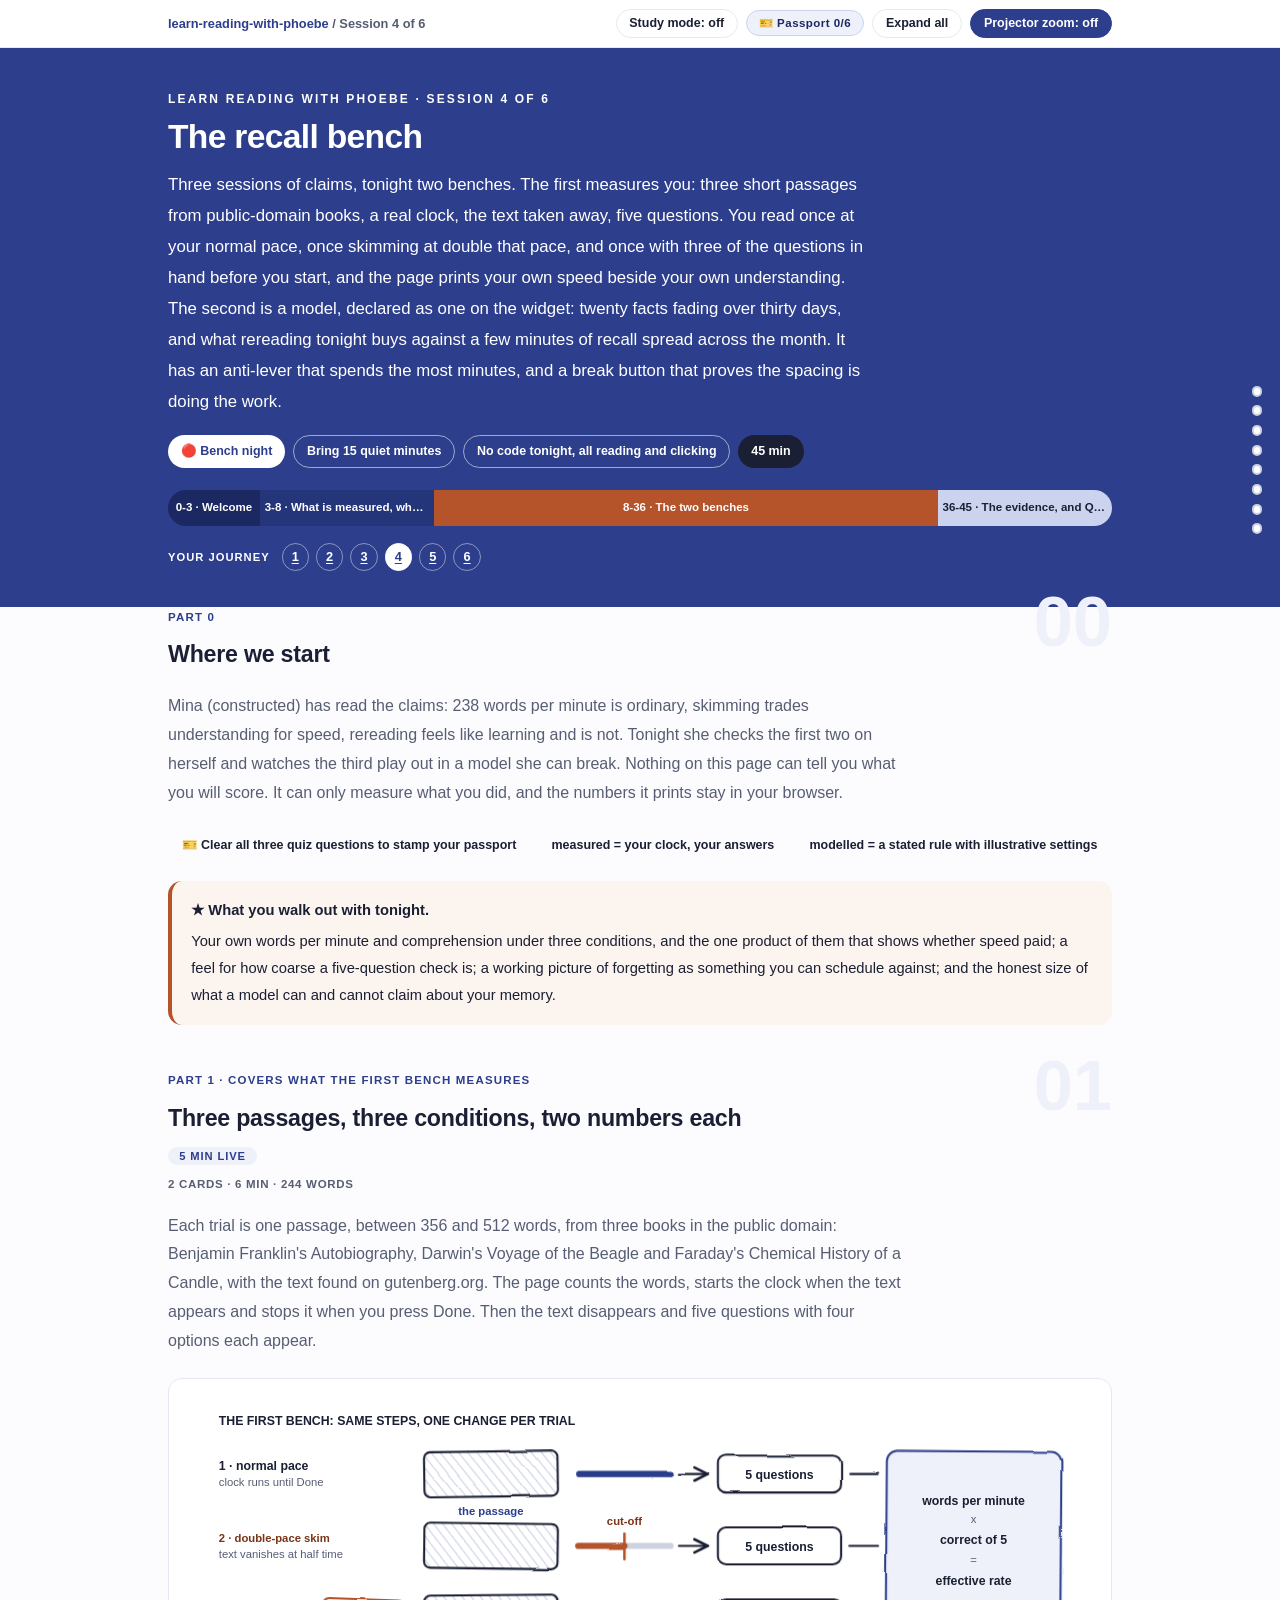
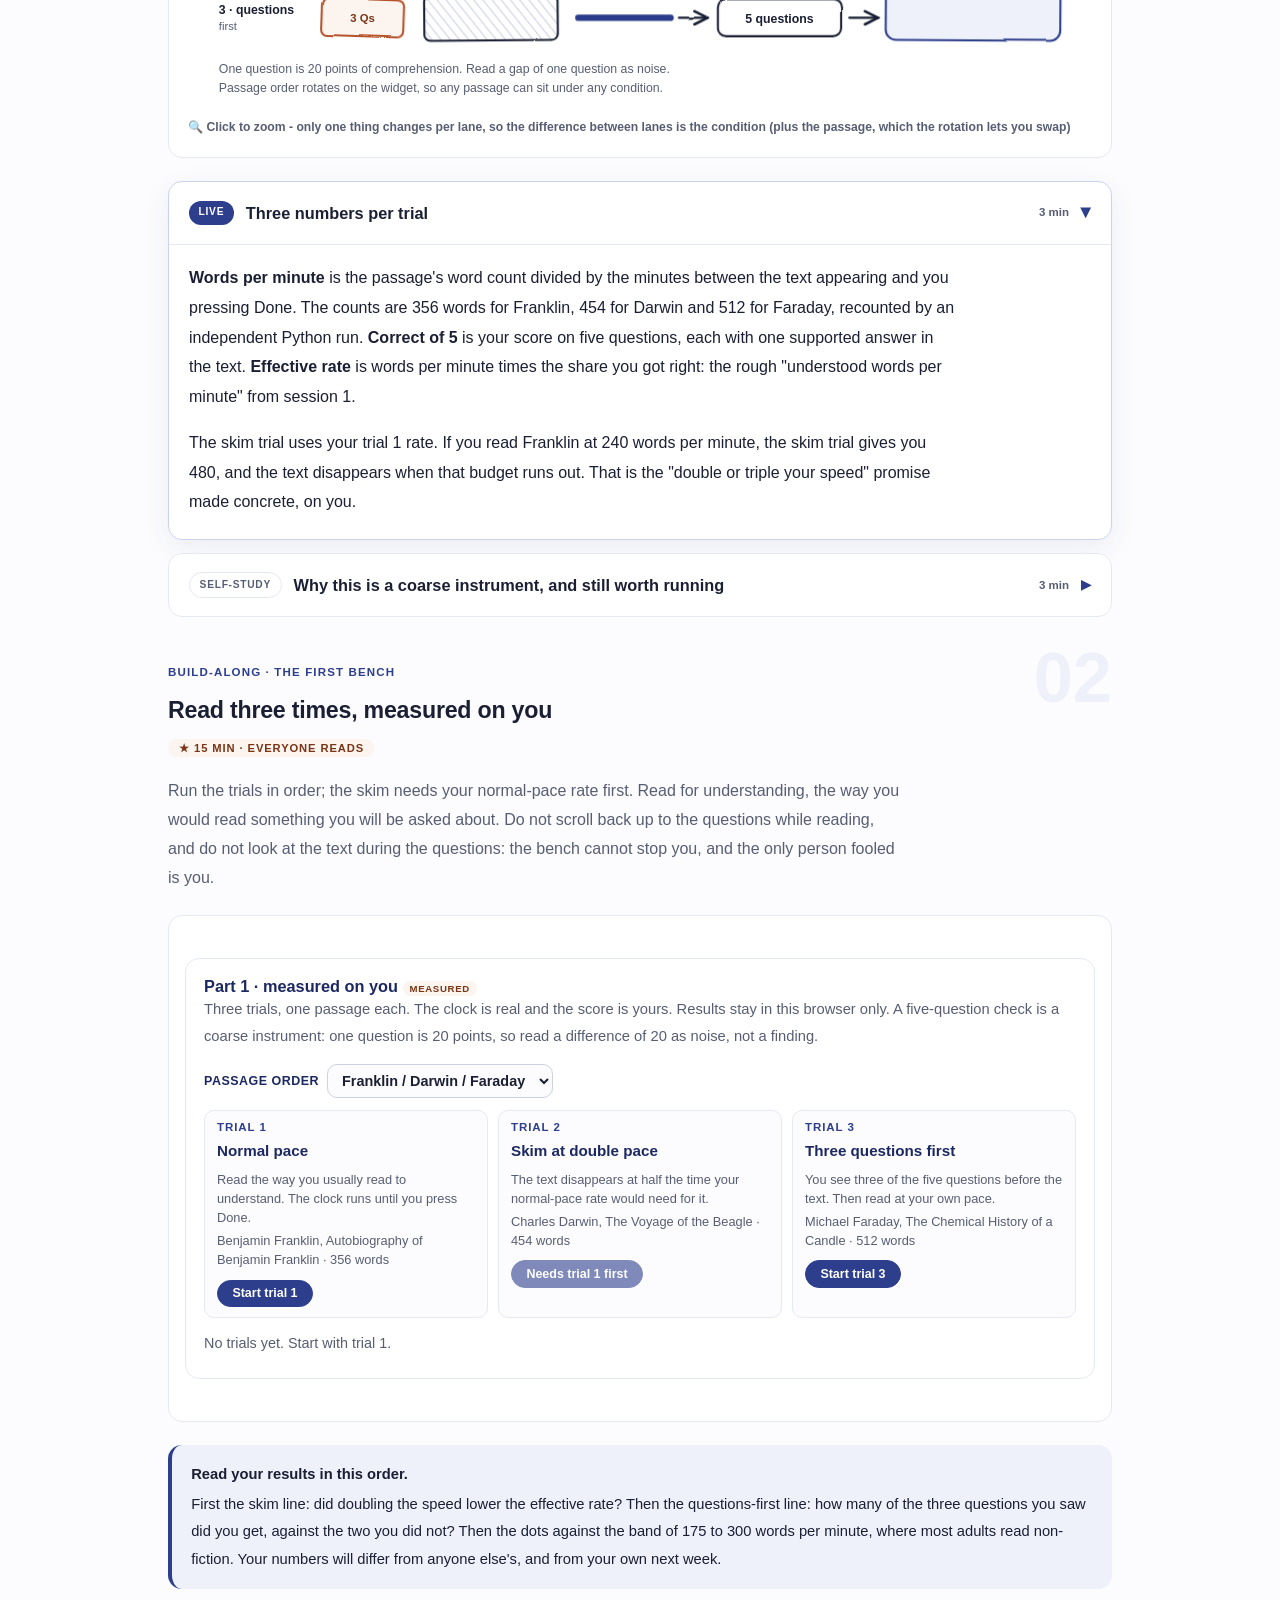
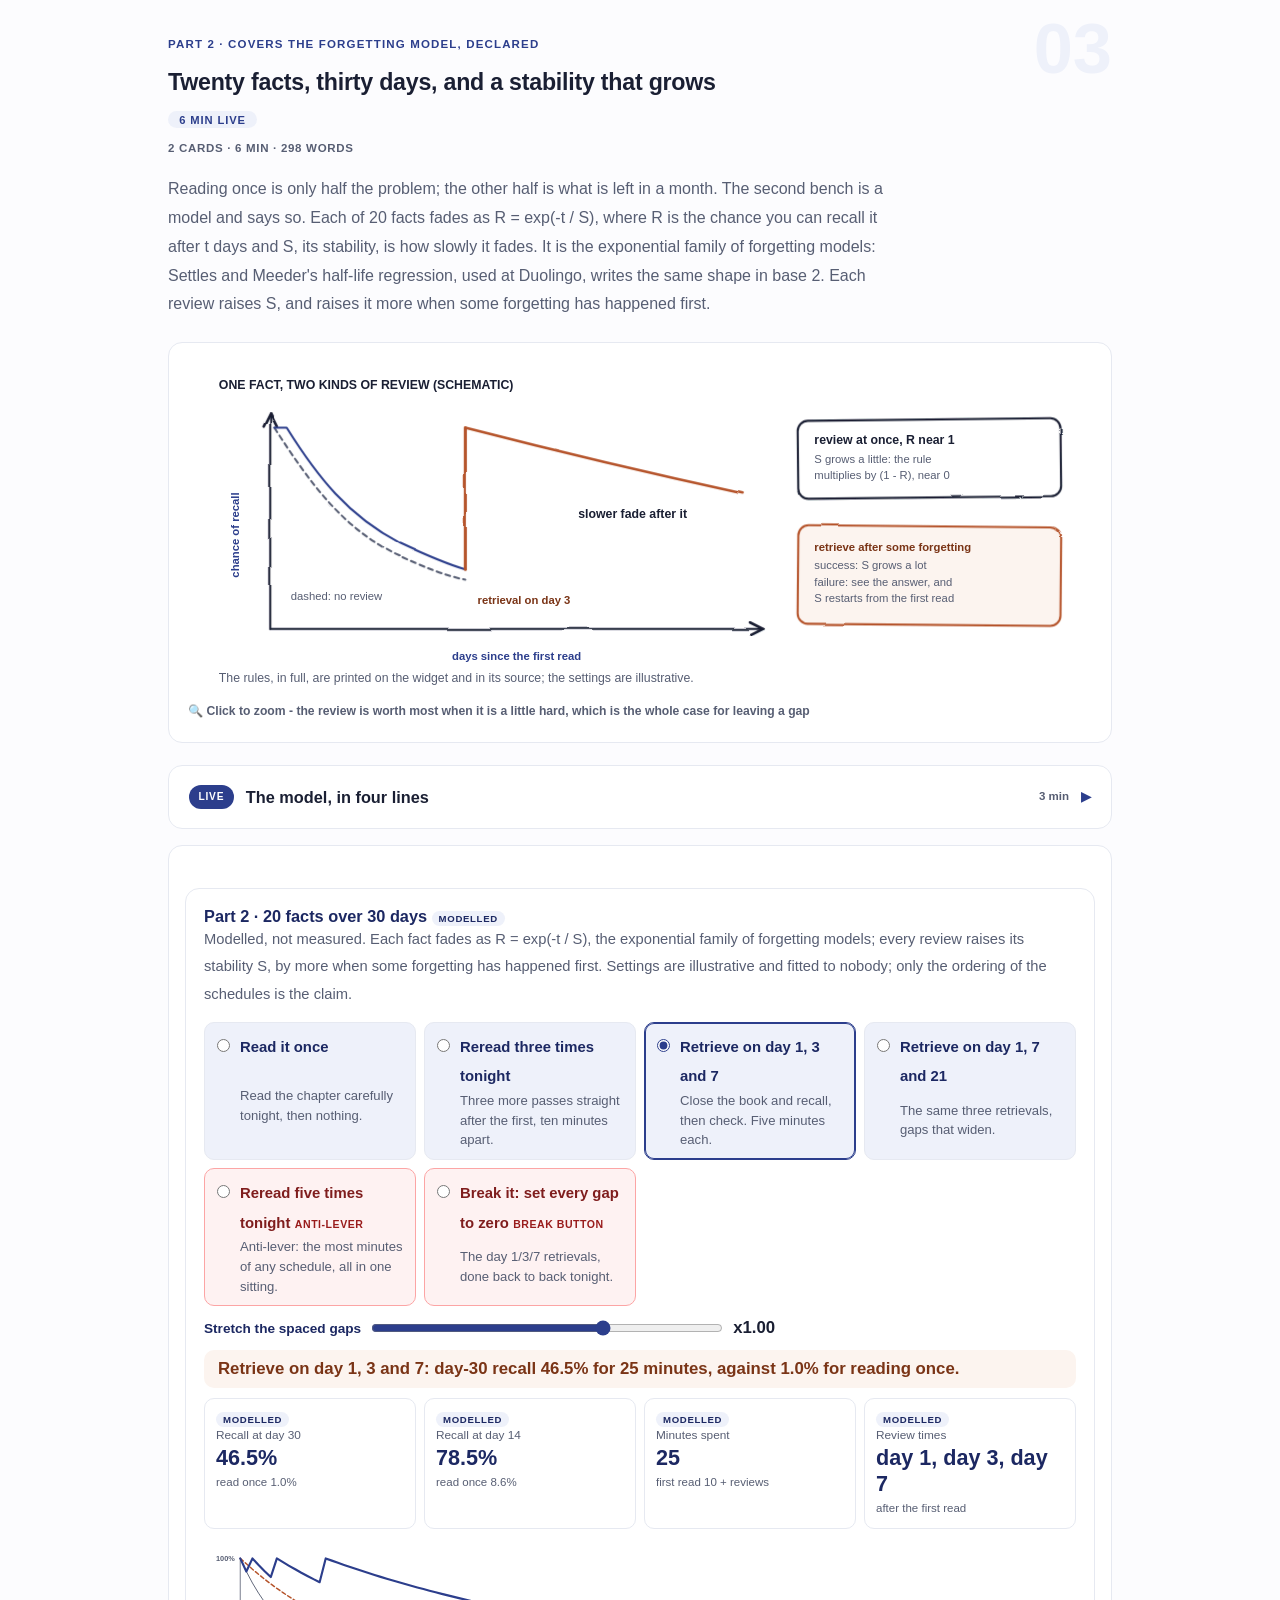
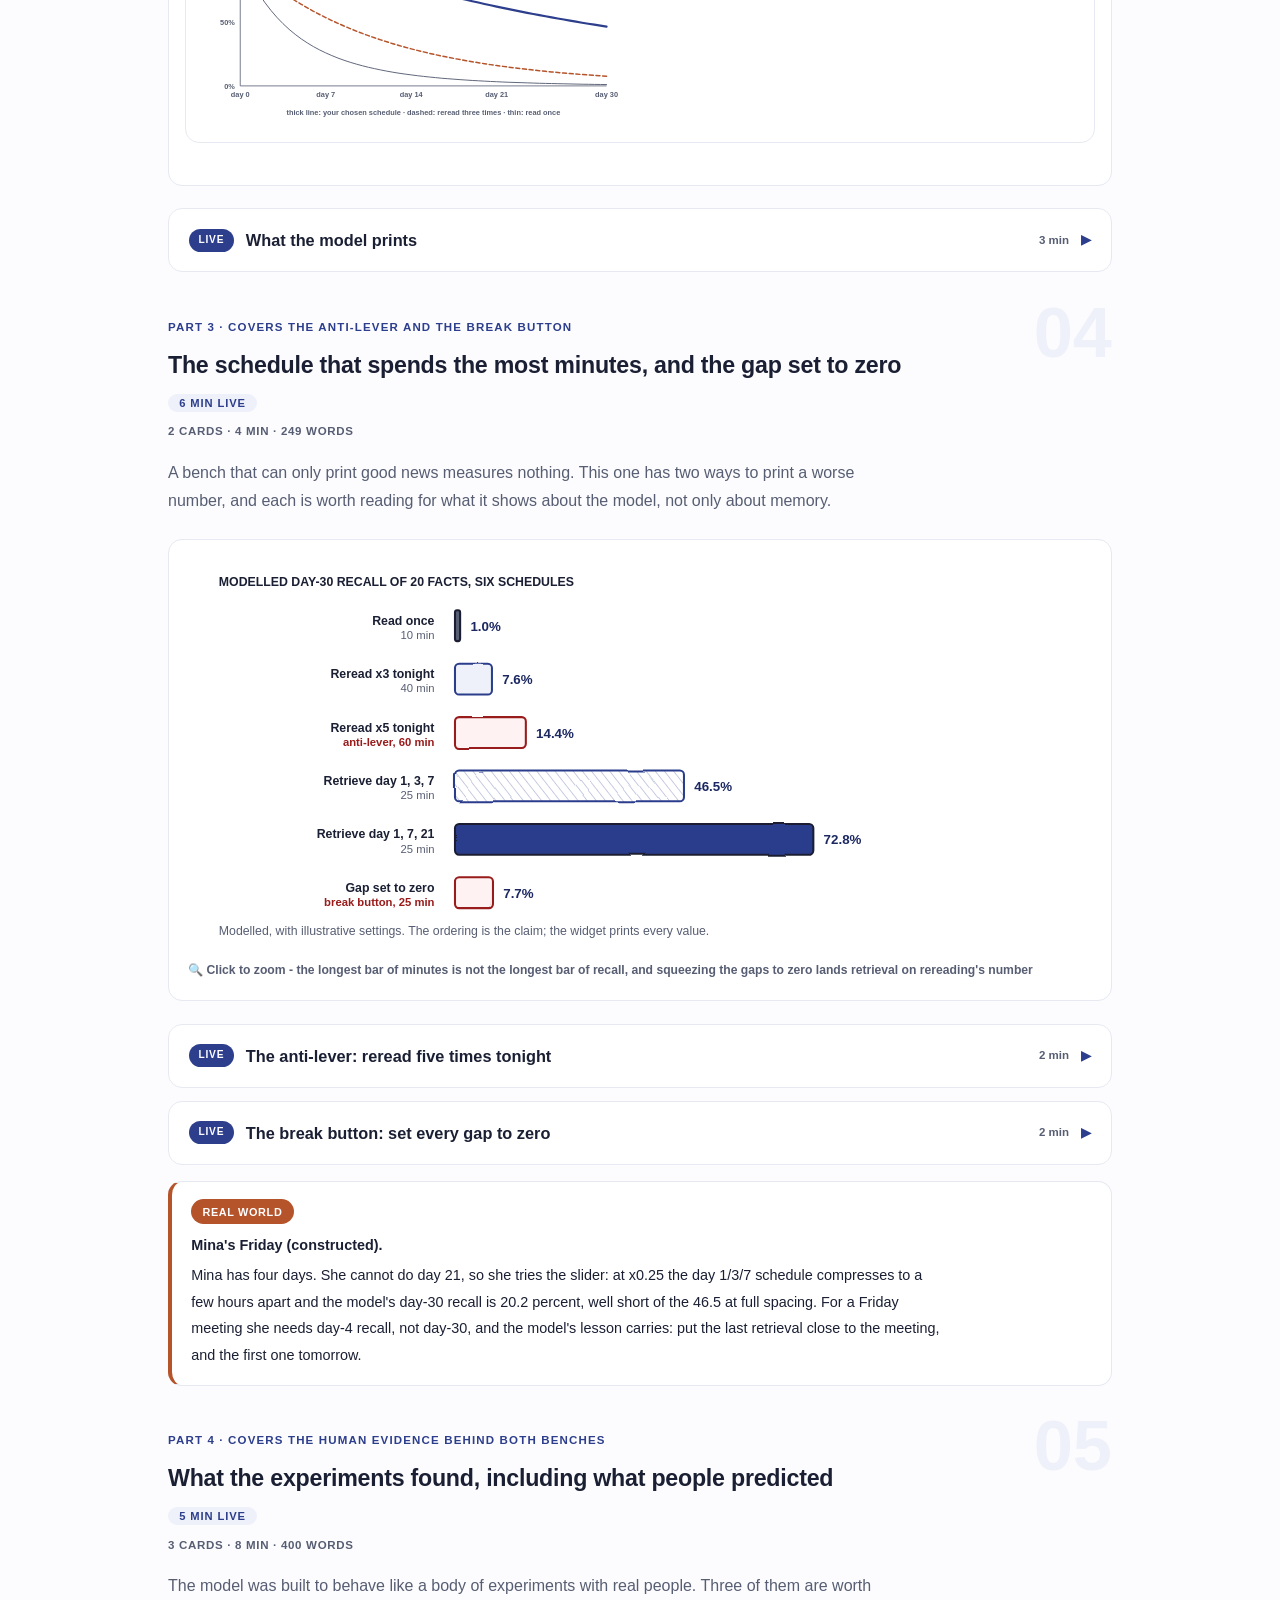
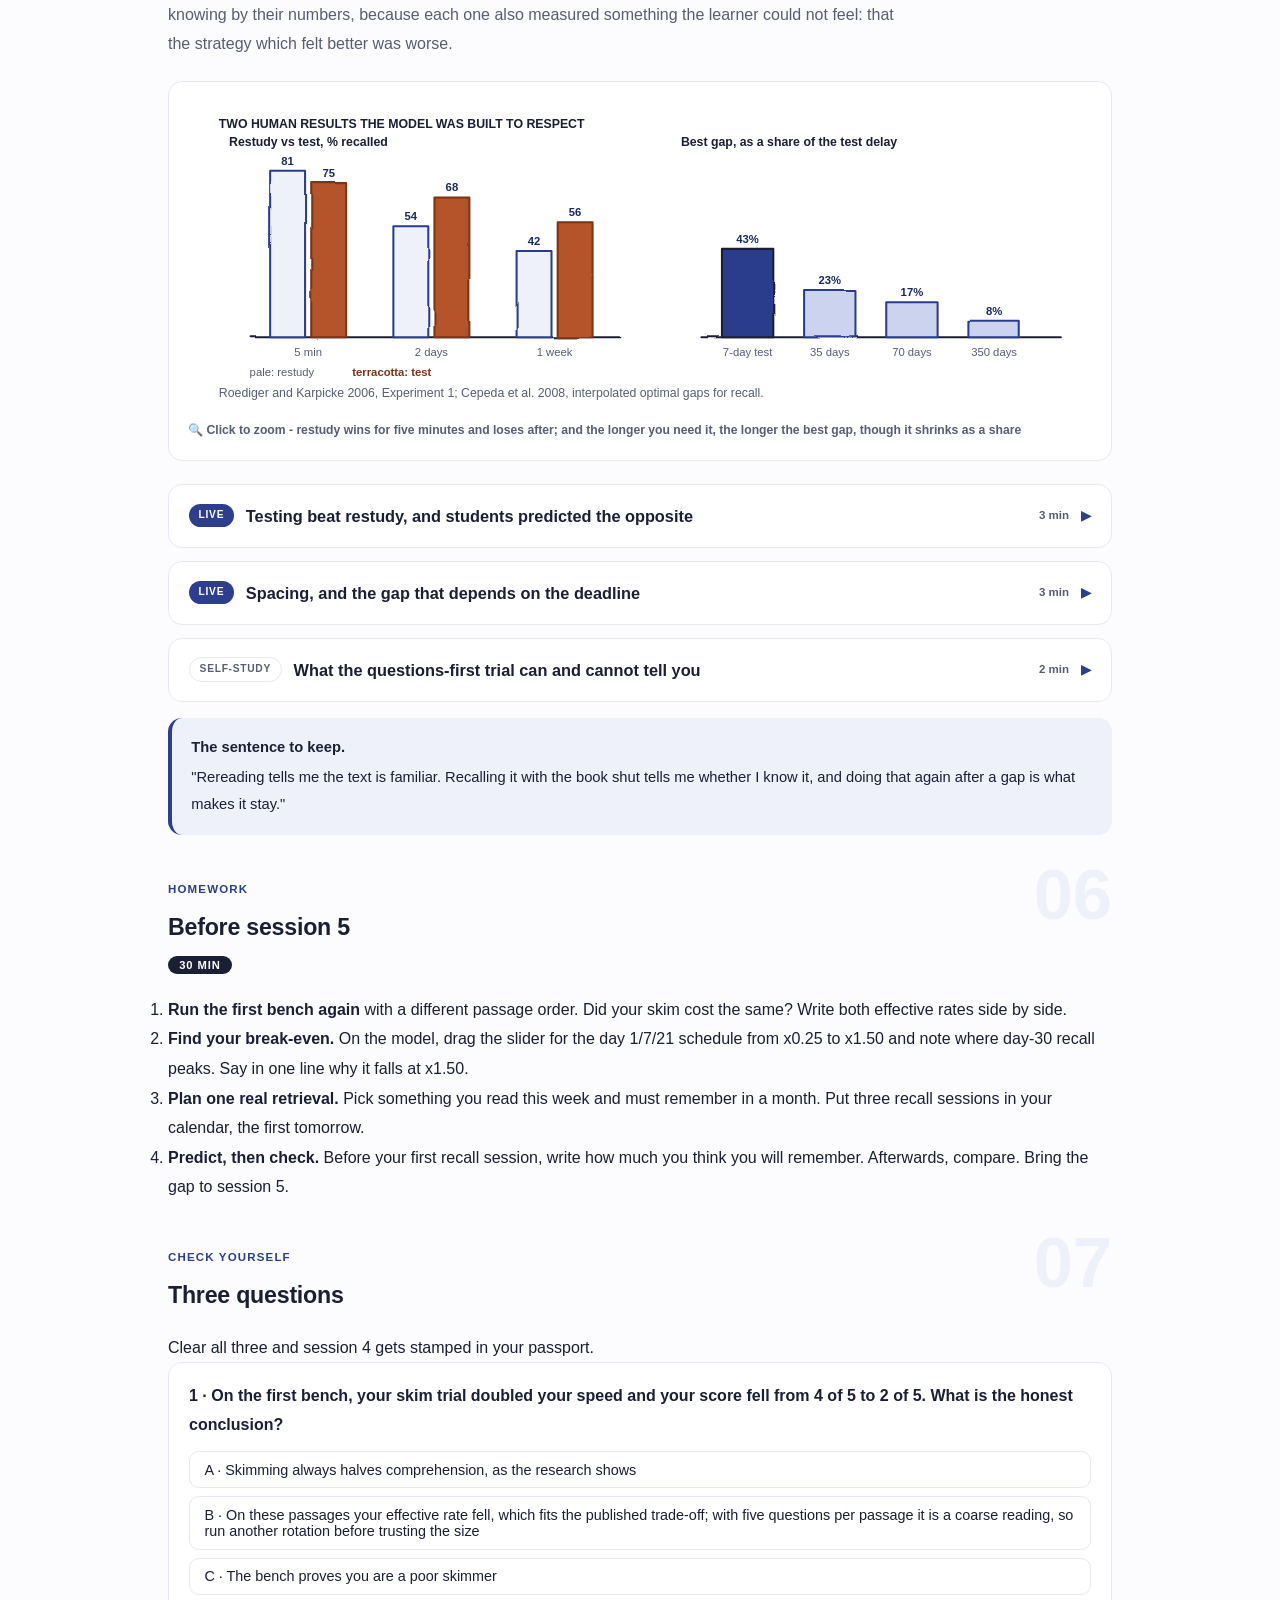
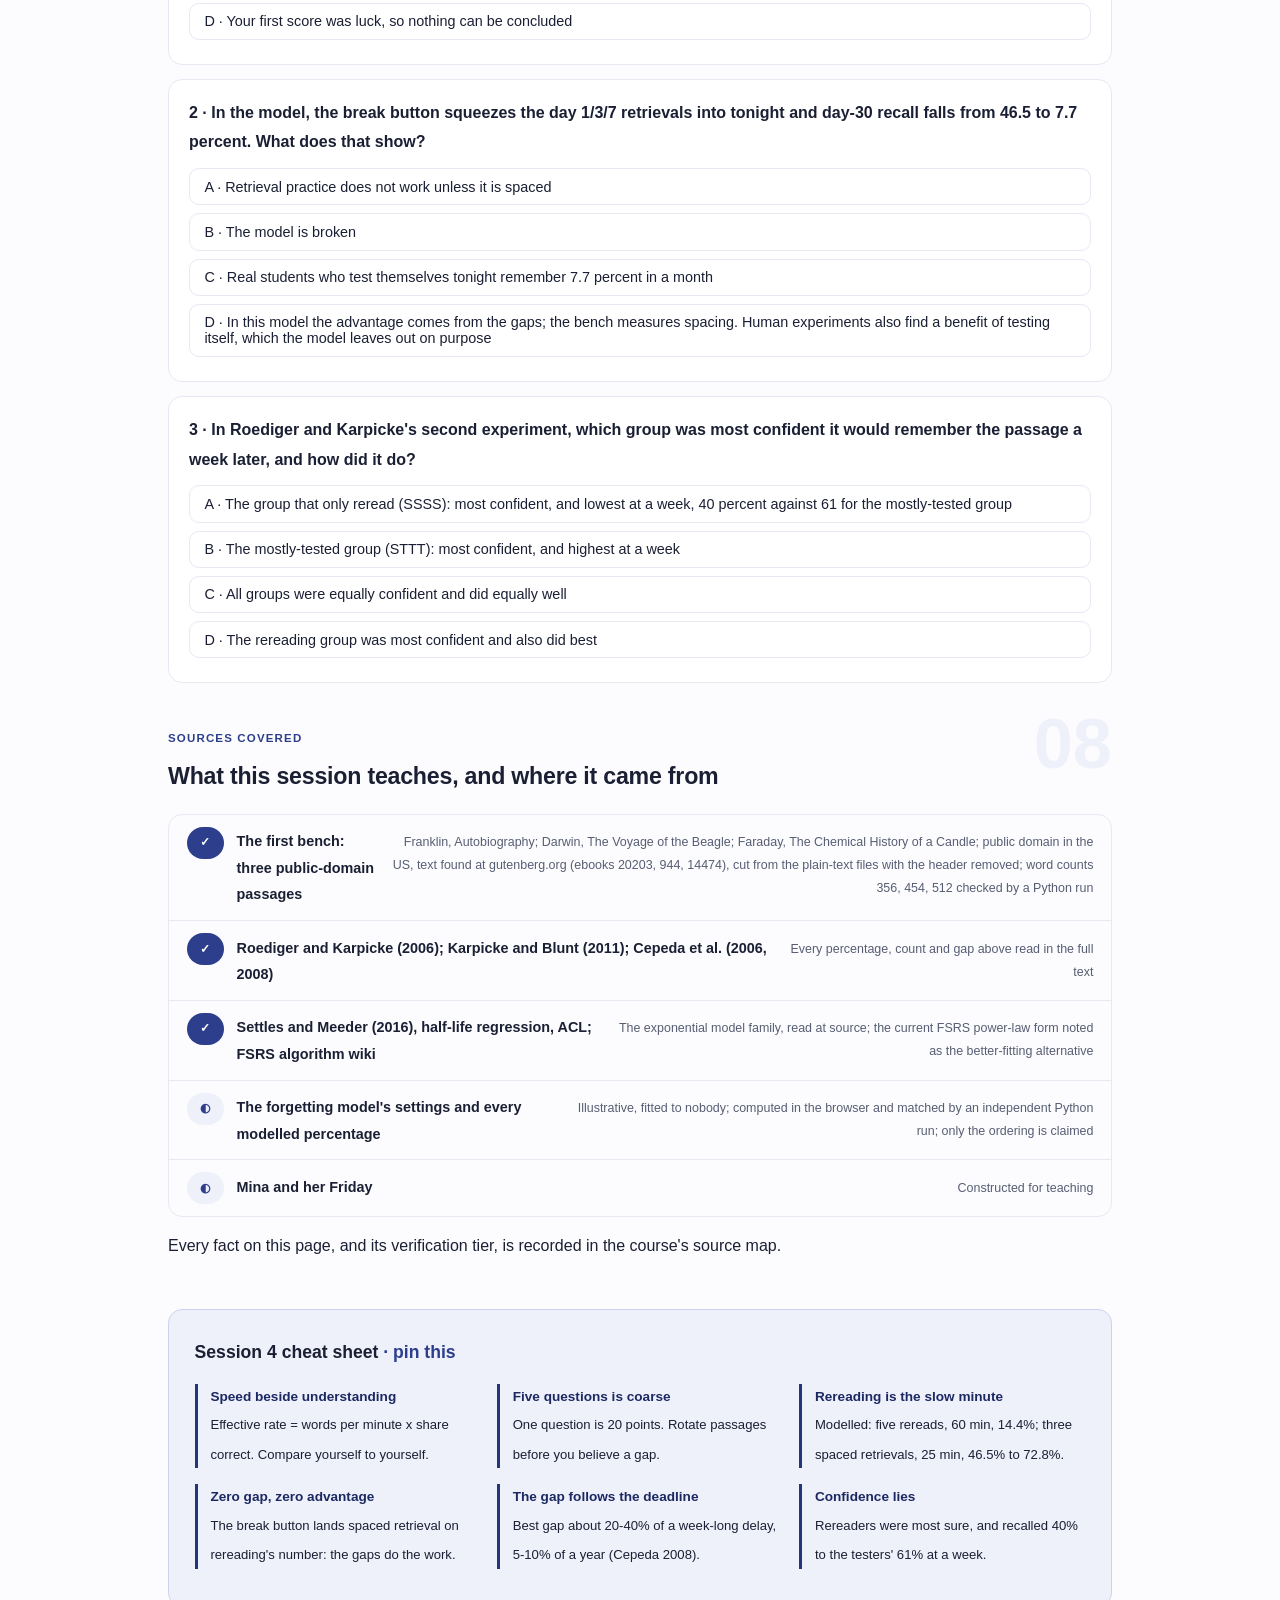
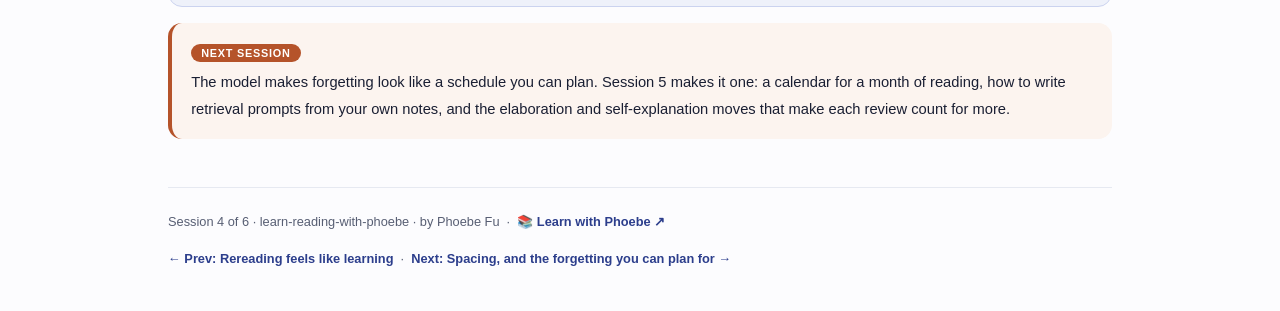
<file: courses/04-the-recall-bench.html>
<!DOCTYPE html>
<html lang="en">
<head>
<meta charset="UTF-8">
<meta name="viewport" content="width=device-width, initial-scale=1.0">
<!-- social:start -->
<meta name="description" content="Session 4 of 6. Two benches on one page. First, your own reading measured: three public-domain passages, a real clock, five questions each, under normal pace, a double-pace skim and questions first. Then a declared forgetting model of 20 facts over 30 days: rereading tonight against retrieval spaced over days, an anti-lever and a break button.">
<meta property="og:type" content="article">
<meta property="og:site_name" content="Learn with Phoebe">
<meta property="og:title" content="The recall bench - learn reading with phoebe">
<meta property="og:description" content="Session 4 of 6. Measure your own speed against your own understanding, then watch a declared forgetting model reward spacing and punish massed rereading.">
<meta property="og:url" content="https://phoebefu6.github.io/learn-reading-with-phoebe/courses/04-the-recall-bench.html">
<meta property="og:image" content="https://phoebefu6.github.io/learn-reading-with-phoebe/assets/og-cover.png">
<meta property="og:image:width" content="1200">
<meta property="og:image:height" content="630">
<meta name="twitter:card" content="summary_large_image">
<meta name="twitter:title" content="The recall bench - learn reading with phoebe">
<meta name="twitter:description" content="Session 4 of 6. Your words per minute against your comprehension, and 20 facts over 30 days.">
<meta name="twitter:image" content="https://phoebefu6.github.io/learn-reading-with-phoebe/assets/og-cover.png">
<!-- social:end -->
<title>Session 4 · The recall bench - learn reading with phoebe</title>
<link rel="stylesheet" href="../assets/style.css?v=21">
</head>
<body>

<div class="toolbar">
  <div class="wrap">
    <span class="crumb"><a href="../index.html">learn-reading-with-phoebe</a> / Session 4 of 6</span>
    <button class="btn" id="toggle-all" type="button">Expand all</button>
    <button class="btn primary" id="zoom-toggle" type="button">Projector zoom: off</button>
  </div>
</div>

<header class="masthead">
  <div class="wrap">
    <div class="eyebrow">Learn Reading with Phoebe · Session 4 of 6</div>
    <h1>The <span class="accent">recall</span> bench</h1>
    <p class="sub">Three sessions of claims, tonight two benches. The first measures you: three short passages from public-domain books, a real clock, the text taken away, five questions. You read once at your normal pace, once skimming at double that pace, and once with three of the questions in hand before you start, and the page prints your own speed beside your own understanding. The second is a model, declared as one on the widget: twenty facts fading over thirty days, and what rereading tonight buys against a few minutes of recall spread across the month. It has an anti-lever that spends the most minutes, and a break button that proves the spacing is doing the work.</p>
    <div class="chip-row">
      <span class="chip level">🔴 Bench night</span>
      <span class="chip audience">Bring 15 quiet minutes</span>
      <span class="chip audience">No code tonight, all reading and clicking</span>
      <span class="chip time">45 min</span>
    </div>
    <div class="agenda">
      <span class="a1" style="flex:1">0-3 · Welcome</span>
      <span class="a2" style="flex:2">3-8 · What is measured, what is modelled</span>
      <span class="a3" style="flex:6">8-36 · The two benches</span>
      <span class="a4" style="flex:2">36-45 · The evidence, and Q&amp;A</span>
    </div>
  </div>
</header>

<main class="wrap">

  <section class="section" id="intro">
    <div class="section-kicker">
      <span class="klabel">Part 0</span>
      <h2>Where we start</h2>
    </div>
    <p class="lede">Mina (constructed) has read the claims: 238 words per minute is ordinary, skimming trades understanding for speed, rereading feels like learning and is not. Tonight she checks the first two on herself and watches the third play out in a model she can break. Nothing on this page can tell you what you will score. It can only measure what you did, and the numbers it prints stay in your browser.</p>

    <div class="legend">
      <span class="pill">🎫 Clear all three quiz questions to stamp your passport</span>
      <span class="pill">measured = your clock, your answers</span>
      <span class="pill">modelled = a stated rule with illustrative settings</span>
    </div>

    <div class="callout win">
      <p><strong>★ What you walk out with tonight.</strong> Your own words per minute and comprehension under three conditions, and the one product of them that shows whether speed paid; a feel for how coarse a five-question check is; a working picture of forgetting as something you can schedule against; and the honest size of what a model can and cannot claim about your memory.</p>
    </div>
  </section>

  <section class="section" id="part-1">
    <div class="section-kicker">
      <span class="klabel">Part 1 · covers what the first bench measures</span>
      <h2>Three passages, three conditions, two numbers each</h2>
      <span class="tag concept">5 min live</span>
    </div>
    <p class="lede">Each trial is one passage, between 356 and 512 words, from three books in the public domain: Benjamin Franklin's Autobiography, Darwin's Voyage of the Beagle and Faraday's Chemical History of a Candle, with the text found on gutenberg.org. The page counts the words, starts the clock when the text appears and stops it when you press Done. Then the text disappears and five questions with four options each appear.</p>

    <figure class="zoomable">
      <svg viewBox="0 0 880 300" xmlns="http://www.w3.org/2000/svg" role="img" aria-label="The first bench drawn as three lanes. Trial 1, normal pace: text, clock until you press done, five questions. Trial 2, skim at double pace: the same steps, but the text vanishes at half the time your normal rate needs, drawn as a terracotta cut-off on the clock. Trial 3, three questions first: a card of three questions comes before the text. Each lane ends in two numbers, words per minute and correct of 5, multiplied into an effective rate.">
        <defs>
          <filter id="r4aSk" x="-3%" y="-3%" width="106%" height="106%"><feTurbulence type="fractalNoise" baseFrequency="0.02" numOctaves="2" seed="43" result="n"/><feDisplacementMap in="SourceGraphic" in2="n" scale="2.4" xChannelSelector="R" yChannelSelector="G"/></filter>
          <pattern id="r4aHc" patternUnits="userSpaceOnUse" width="7" height="7" patternTransform="rotate(-38)"><line x1="0" y1="0" x2="0" y2="7" stroke="#2C3E8C" stroke-width="1" opacity=".5"/></pattern>
          <marker id="r4aAr" viewBox="0 0 10 10" refX="9" refY="5" markerWidth="8" markerHeight="8" orient="auto"><path d="M1 1 L9 5 L1 9" fill="none" stroke="#1A1F33" stroke-width="1.6" stroke-linecap="round"/></marker>
        </defs>
        <style>
          .r4aH { font: 800 12px Inter, sans-serif; fill: #1A1F33; }
          .r4aL { font: 600 12px Inter, sans-serif; fill: #1A1F33; }
          .r4aS { font: 400 11px Inter, sans-serif; fill: #575E73; }
          .r4aB { font: 800 11px Inter, sans-serif; fill: #7A3416; }
          .r4aA { font: 700 11px Inter, sans-serif; fill: #2C3E8C; }
          .r4aN { font: 400 12px Inter, sans-serif; fill: #575E73; }
        </style>

        <text class="r4aH" x="30" y="26">THE FIRST BENCH: SAME STEPS, ONE CHANGE PER TRIAL</text>

        <g filter="url(#r4aSk)" fill="none" stroke="#1A1F33" stroke-width="2" stroke-linecap="round" stroke-linejoin="round">
          <rect x="230" y="52" width="130" height="44" rx="6" transform="rotate(-0.8 295 74)" fill="url(#r4aHc)"/>
          <rect x="230" y="122" width="130" height="44" rx="6" transform="rotate(0.7 295 144)" fill="url(#r4aHc)"/>
          <rect x="230" y="192" width="130" height="44" rx="6" transform="rotate(-0.5 295 214)" fill="url(#r4aHc)"/>
          <rect x="130" y="196" width="80" height="36" rx="6" transform="rotate(2 170 214)" fill="#FCF4EF" stroke="#B5532A"/>
          <path d="M380 74 L470 74 M380 144 L470 144 M380 214 L470 214" stroke="#CDD2DF" stroke-width="6"/>
          <path d="M380 74 L470 74" stroke="#2C3E8C" stroke-width="6"/>
          <path d="M380 144 L425 144" stroke="#B5532A" stroke-width="6"/>
          <path d="M425 132 L425 156" stroke="#B5532A" stroke-width="2.5"/>
          <path d="M380 214 L470 214" stroke="#2C3E8C" stroke-width="6"/>
          <path d="M478 74 L506 74" marker-end="url(#r4aAr)"/>
          <path d="M478 144 L506 144" marker-end="url(#r4aAr)"/>
          <path d="M478 214 L506 214" marker-end="url(#r4aAr)"/>
          <rect x="516" y="56" width="120" height="36" rx="8" fill="#FFFFFF"/>
          <rect x="516" y="126" width="120" height="36" rx="8" fill="#FFFFFF"/>
          <rect x="516" y="196" width="120" height="36" rx="8" fill="#FFFFFF"/>
          <path d="M644 74 L672 74 M644 144 L672 144 M644 214 L672 214" marker-end="url(#r4aAr)"/>
          <rect x="680" y="52" width="170" height="184" rx="10" transform="rotate(0.4 765 144)" fill="#EEF1FA" stroke="#2C3E8C"/>
        </g>

        <text class="r4aL" x="30" y="70">1 · normal pace</text>
        <text class="r4aS" x="30" y="86">clock runs until Done</text>
        <text class="r4aB" x="30" y="140">2 · double-pace skim</text>
        <text class="r4aS" x="30" y="156">text vanishes at half time</text>
        <text class="r4aL" x="30" y="210">3 · questions</text>
        <text class="r4aS" x="30" y="226">first</text>
        <text class="r4aB" x="170" y="218" text-anchor="middle">3 Qs</text>
        <text class="r4aA" x="295" y="114" text-anchor="middle">the passage</text>
        <text class="r4aB" x="425" y="124" text-anchor="middle">cut-off</text>
        <text class="r4aL" x="576" y="79" text-anchor="middle">5 questions</text>
        <text class="r4aL" x="576" y="149" text-anchor="middle">5 questions</text>
        <text class="r4aL" x="576" y="219" text-anchor="middle">5 questions</text>
        <text class="r4aL" x="765" y="104" text-anchor="middle">words per minute</text>
        <text class="r4aS" x="765" y="122" text-anchor="middle">x</text>
        <text class="r4aL" x="765" y="142" text-anchor="middle">correct of 5</text>
        <text class="r4aS" x="765" y="162" text-anchor="middle">=</text>
        <text class="r4aL" x="765" y="182" text-anchor="middle">effective rate</text>

        <text class="r4aN" x="30" y="268">One question is 20 points of comprehension. Read a gap of one question as noise.</text>
        <text class="r4aN" x="30" y="286">Passage order rotates on the widget, so any passage can sit under any condition.</text>
      </svg>
      <figcaption>🔍 Click to zoom - only one thing changes per lane, so the difference between lanes is the condition (plus the passage, which the rotation lets you swap)</figcaption>
    </figure>

    <details class="card" open>
      <summary><span class="mode live">Live</span>Three numbers per trial<span class="mini">3 min</span><span class="caret">▶</span></summary>
      <div class="body">
        <p><strong>Words per minute</strong> is the passage's word count divided by the minutes between the text appearing and you pressing Done. The counts are 356 words for Franklin, 454 for Darwin and 512 for Faraday, recounted by an independent Python run. <strong>Correct of 5</strong> is your score on five questions, each with one supported answer in the text. <strong>Effective rate</strong> is words per minute times the share you got right: the rough "understood words per minute" from session 1.</p>
        <p>The skim trial uses your trial 1 rate. If you read Franklin at 240 words per minute, the skim trial gives you 480, and the text disappears when that budget runs out. That is the "double or triple your speed" promise made concrete, on you.</p>
      </div>
    </details>

    <details class="card">
      <summary><span class="mode self">Self-study</span>Why this is a coarse instrument, and still worth running<span class="mini">3 min</span><span class="caret">▶</span></summary>
      <div class="body">
        <p>Five questions on one passage cannot estimate anyone's comprehension precisely. One lucky guess among four options moves the score by 20 points. The three passages also differ: Darwin's is full of island and species names, Faraday's is a spoken lecture, Franklin's is a short memoir. The rotation lets you put a different passage under each condition, and running the bench twice with two rotations gives you a crude counterbalance.</p>
        <p>What the bench is good for is the thing apps leave out: you see your speed and your understanding in the same row, on your own reading, under conditions where the only change is the one named. The published studies in sessions 1 and 3 are the evidence; this is the feel.</p>
      </div>
    </details>
  </section>

  <section class="section" id="bench">
    <div class="section-kicker">
      <span class="klabel">Build-along · the first bench</span>
      <h2>Read three times, measured on you</h2>
      <span class="tag demo">★ 15 min · everyone reads</span>
    </div>
    <p class="lede">Run the trials in order; the skim needs your normal-pace rate first. Read for understanding, the way you would read something you will be asked about. Do not scroll back up to the questions while reading, and do not look at the text during the questions: the bench cannot stop you, and the only person fooled is you.</p>

    <div id="rd-learner"></div>

    <div class="callout tip">
      <p><strong>Read your results in this order.</strong> First the skim line: did doubling the speed lower the effective rate? Then the questions-first line: how many of the three questions you saw did you get, against the two you did not? Then the dots against the band of 175 to 300 words per minute, where most adults read non-fiction. Your numbers will differ from anyone else's, and from your own next week.</p>
    </div>
  </section>

  <section class="section" id="part-2">
    <div class="section-kicker">
      <span class="klabel">Part 2 · covers the forgetting model, declared</span>
      <h2>Twenty facts, thirty days, and a stability that grows</h2>
      <span class="tag concept">6 min live</span>
    </div>
    <p class="lede">Reading once is only half the problem; the other half is what is left in a month. The second bench is a model and says so. Each of 20 facts fades as R = exp(-t / S), where R is the chance you can recall it after t days and S, its stability, is how slowly it fades. It is the exponential family of forgetting models: Settles and Meeder's half-life regression, used at Duolingo, writes the same shape in base 2. Each review raises S, and raises it more when some forgetting has happened first.</p>

    <figure class="zoomable">
      <svg viewBox="0 0 880 320" xmlns="http://www.w3.org/2000/svg" role="img" aria-label="Recall plotted over days for one fact. After the first read it falls steeply. A review straight after reading, while recall is still near the top, is drawn as a tiny step that barely flattens the curve. A retrieval on day 3, when recall has fallen, is drawn as a tall terracotta step after which the curve falls much more slowly, because stability grew. Callouts give the two rules: reviews near full recall add little, and a retrieval that succeeds after some forgetting adds the most, while a failed one shows the answer and restarts.">
        <defs>
          <filter id="r4bSk" x="-3%" y="-3%" width="106%" height="106%"><feTurbulence type="fractalNoise" baseFrequency="0.02" numOctaves="2" seed="47" result="n"/><feDisplacementMap in="SourceGraphic" in2="n" scale="2.4" xChannelSelector="R" yChannelSelector="G"/></filter>
          <marker id="r4bAr" viewBox="0 0 10 10" refX="9" refY="5" markerWidth="8" markerHeight="8" orient="auto"><path d="M1 1 L9 5 L1 9" fill="none" stroke="#1A1F33" stroke-width="1.6" stroke-linecap="round"/></marker>
        </defs>
        <style>
          .r4bH { font: 800 12px Inter, sans-serif; fill: #1A1F33; }
          .r4bL { font: 600 12px Inter, sans-serif; fill: #1A1F33; }
          .r4bS { font: 400 11px Inter, sans-serif; fill: #575E73; }
          .r4bB { font: 800 11px Inter, sans-serif; fill: #7A3416; }
          .r4bA { font: 700 11px Inter, sans-serif; fill: #2C3E8C; }
          .r4bN { font: 400 12px Inter, sans-serif; fill: #575E73; }
        </style>

        <text class="r4bH" x="30" y="26">ONE FACT, TWO KINDS OF REVIEW (SCHEMATIC)</text>

        <g filter="url(#r4bSk)" fill="none" stroke="#1A1F33" stroke-width="2" stroke-linecap="round" stroke-linejoin="round">
          <path d="M80 260 L560 260" marker-end="url(#r4bAr)"/>
          <path d="M80 260 L80 50" marker-end="url(#r4bAr)"/>
          <path d="M84 64 C120 120 150 160 200 186 C230 200 250 208 270 212" stroke="#575E73" stroke-dasharray="5 4"/>
          <path d="M84 64 L96 64 C126 112 156 150 206 176 C236 190 256 198 270 202" stroke="#2C3E8C"/>
          <path d="M270 202 L270 64" stroke="#B5532A" stroke-width="3"/>
          <path d="M270 64 C340 82 420 102 540 128" stroke="#B5532A" stroke-width="2.5"/>
          <rect x="594" y="56" width="256" height="76" rx="10" transform="rotate(-0.6 722 94)" fill="#FFFFFF"/>
          <rect x="594" y="160" width="256" height="96" rx="10" transform="rotate(0.5 722 208)" fill="#FCF4EF" stroke="#B5532A"/>
        </g>

        <text class="r4bA" x="320" y="290" text-anchor="middle">days since the first read</text>
        <text class="r4bA" transform="rotate(-90 50 210)" x="50" y="210">chance of recall</text>
        <text class="r4bS" x="100" y="232">dashed: no review</text>
        <text class="r4bB" x="282" y="236">retrieval on day 3</text>
        <text class="r4bL" x="380" y="152">slower fade after it</text>
        <text class="r4bL" x="610" y="80">review at once, R near 1</text>
        <text class="r4bS" x="610" y="98">S grows a little: the rule</text>
        <text class="r4bS" x="610" y="114">multiplies by (1 - R), near 0</text>
        <text class="r4bB" x="610" y="184">retrieve after some forgetting</text>
        <text class="r4bS" x="610" y="202">success: S grows a lot</text>
        <text class="r4bS" x="610" y="218">failure: see the answer, and</text>
        <text class="r4bS" x="610" y="234">S restarts from the first read</text>

        <text class="r4bN" x="30" y="312">The rules, in full, are printed on the widget and in its source; the settings are illustrative.</text>
      </svg>
      <figcaption>🔍 Click to zoom - the review is worth most when it is a little hard, which is the whole case for leaving a gap</figcaption>
    </figure>

    <details class="card">
      <summary><span class="mode live">Live</span>The model, in four lines<span class="mini">3 min</span><span class="caret">▶</span></summary>
      <div class="body">
        <p>Twenty facts start with stabilities spread evenly on a log scale around five days, from easy to hard. A <strong>reread</strong> always succeeds and multiplies stability by 1 + (1 - R), then adds two days. A <strong>retrieval</strong>, recalling with the book closed and then checking, succeeds with probability R: on success stability is multiplied by 1 + 4 (1 - R) and two days are added; on failure you see the answer, which counts as a restudy from where you started. Day-30 recall is the exact average over every success and failure path, not a random run, so the same settings always print the same number.</p>
        <p>Two honest limits. The settings are illustrative, fitted to nobody, so the ordering of schedules is the claim and the percentages are not. And the family is a simplification: the current FSRS scheduler uses a power-law curve, because it fits real review data better than a pure exponential.</p>
      </div>
    </details>

    <div id="rd-model" data-preset="s137"></div>

    <details class="card">
      <summary><span class="mode live">Live</span>What the model prints<span class="mini">3 min</span><span class="caret">▶</span></summary>
      <div class="body">
        <p>Reading once and never reviewing leaves 1.0 percent recall at day 30. Rereading three more times that night, 40 minutes in all, leaves 7.6 percent. Three five-minute retrievals on day 1, 3 and 7, 25 minutes in all, leave 46.5 percent, and the same three retrievals on day 1, 7 and 21 leave 72.8 percent. Fewer minutes, more left, and the gap is not close.</p>
        <p>The order flips on a shorter horizon. At day 14 the day 1/3/7 schedule leads, 78.5 against 67.5 percent, because its last review is closer. Stretch the gaps with the slider and watch day-30 recall climb, until at x1.50 the day 1/7/21 schedule pushes its last review to day 31.5, after the test, and falls to 37.3 percent. The best gap depends on when you need the material, which is exactly what the human data in Part 4 found.</p>
      </div>
    </details>
  </section>

  <section class="section" id="part-3">
    <div class="section-kicker">
      <span class="klabel">Part 3 · covers the anti-lever and the break button</span>
      <h2>The schedule that spends the most minutes, and the gap set to zero</h2>
      <span class="tag concept">6 min live</span>
    </div>
    <p class="lede">A bench that can only print good news measures nothing. This one has two ways to print a worse number, and each is worth reading for what it shows about the model, not only about memory.</p>

    <figure class="zoomable">
      <svg viewBox="0 0 880 380" xmlns="http://www.w3.org/2000/svg" role="img" aria-label="Six horizontal bars of modelled day-30 recall for 20 facts, with minutes spent. Read once, 10 minutes: 1.0 percent. Reread three times tonight, 40 minutes: 7.6. Reread five times tonight, the anti-lever, 60 minutes: 14.4. Retrieve on day 1, 3 and 7, 25 minutes: 46.5. Retrieve on day 1, 7 and 21, 25 minutes: 72.8. Break button, the day 1, 3, 7 retrievals done back to back tonight, 25 minutes: 7.7, the same as rereading.">
        <defs>
          <filter id="r4cSk" x="-3%" y="-3%" width="106%" height="106%"><feTurbulence type="fractalNoise" baseFrequency="0.02" numOctaves="2" seed="53" result="n"/><feDisplacementMap in="SourceGraphic" in2="n" scale="2.4" xChannelSelector="R" yChannelSelector="G"/></filter>
          <pattern id="r4cHc" patternUnits="userSpaceOnUse" width="7" height="7" patternTransform="rotate(-38)"><line x1="0" y1="0" x2="0" y2="7" stroke="#2C3E8C" stroke-width="1" opacity=".5"/></pattern>
        </defs>
        <style>
          .r4cH { font: 800 12px Inter, sans-serif; fill: #1A1F33; }
          .r4cL { font: 600 12px Inter, sans-serif; fill: #1A1F33; }
          .r4cS { font: 400 11px Inter, sans-serif; fill: #575E73; }
          .r4cR { font: 800 11px Inter, sans-serif; fill: #991B1B; }
          .r4cV { font: 800 13px Inter, sans-serif; fill: #1C2862; }
          .r4cN { font: 400 12px Inter, sans-serif; fill: #575E73; }
        </style>

        <text class="r4cH" x="30" y="26">MODELLED DAY-30 RECALL OF 20 FACTS, SIX SCHEDULES</text>

        <g filter="url(#r4cSk)" fill="none" stroke="#1A1F33" stroke-width="2" stroke-linecap="round" stroke-linejoin="round">
          <rect x="260" y="50" width="5" height="30" rx="2" fill="#575E73"/>
          <rect x="260" y="102" width="36" height="30" rx="4" fill="#EEF1FA" stroke="#2C3E8C"/>
          <rect x="260" y="154" width="69" height="30" rx="4" fill="#FEF2F2" stroke="#991B1B"/>
          <rect x="260" y="206" width="223" height="30" rx="4" fill="url(#r4cHc)" stroke="#2C3E8C"/>
          <rect x="260" y="258" width="349" height="30" rx="4" fill="#2C3E8C"/>
          <rect x="260" y="310" width="37" height="30" rx="4" fill="#FEF2F2" stroke="#991B1B"/>
        </g>

        <text class="r4cL" x="240" y="64" text-anchor="end">Read once</text>
        <text class="r4cS" x="240" y="78" text-anchor="end">10 min</text>
        <text class="r4cL" x="240" y="116" text-anchor="end">Reread x3 tonight</text>
        <text class="r4cS" x="240" y="130" text-anchor="end">40 min</text>
        <text class="r4cL" x="240" y="168" text-anchor="end">Reread x5 tonight</text>
        <text class="r4cR" x="240" y="182" text-anchor="end">anti-lever, 60 min</text>
        <text class="r4cL" x="240" y="220" text-anchor="end">Retrieve day 1, 3, 7</text>
        <text class="r4cS" x="240" y="234" text-anchor="end">25 min</text>
        <text class="r4cL" x="240" y="272" text-anchor="end">Retrieve day 1, 7, 21</text>
        <text class="r4cS" x="240" y="286" text-anchor="end">25 min</text>
        <text class="r4cL" x="240" y="324" text-anchor="end">Gap set to zero</text>
        <text class="r4cR" x="240" y="338" text-anchor="end">break button, 25 min</text>
        <text class="r4cV" x="275" y="70">1.0%</text>
        <text class="r4cV" x="306" y="122">7.6%</text>
        <text class="r4cV" x="339" y="174">14.4%</text>
        <text class="r4cV" x="493" y="226">46.5%</text>
        <text class="r4cV" x="619" y="278">72.8%</text>
        <text class="r4cV" x="307" y="330">7.7%</text>

        <text class="r4cN" x="30" y="366">Modelled, with illustrative settings. The ordering is the claim; the widget prints every value.</text>
      </svg>
      <figcaption>🔍 Click to zoom - the longest bar of minutes is not the longest bar of recall, and squeezing the gaps to zero lands retrieval on rereading's number</figcaption>
    </figure>

    <details class="card">
      <summary><span class="mode live">Live</span>The anti-lever: reread five times tonight<span class="mini">2 min</span><span class="caret">▶</span></summary>
      <div class="body">
        <p>Five more passes the same evening: 60 minutes, more than double the spaced schedules. The model gives it 14.4 percent at day 30, against 46.5 and 72.8 for 25 minutes of spaced retrieval. It is the most effortful option and among the least effective.</p>
        <p>The honest nuance, which the model keeps: rereading is not worthless. Five passes beat three, 14.4 against 7.6, and both beat reading once. Each extra pass adds a little stability, because the text is still fresh and a review at nearly full recall has little to repair. It is the least efficient minute you can spend, not a zero. That matches Dunlosky and colleagues' rating of rereading as low utility, not no utility.</p>
      </div>
    </details>

    <details class="card">
      <summary><span class="mode live">Live</span>The break button: set every gap to zero<span class="mini">2 min</span><span class="caret">▶</span></summary>
      <div class="body">
        <p>The break button takes the day 1/3/7 retrievals and runs them back to back tonight, ten minutes apart. If the advantage came from retrieval itself in this model, it would survive. It does not: day-30 recall falls to 7.7 percent, beside rereading's 7.6. Drag the slider to zero and you get the same. In this model the whole advantage comes from the gaps.</p>
        <p>That is a claim about the model, and it is narrower than the human data. In Roediger and Karpicke's experiments, Part 4, testing beat restudy at a week even without days between reviews, so real retrieval carries a benefit of its own that this model leaves out on purpose to isolate spacing. The break button proves the bench measures spacing. It does not prove retrieval is useless when massed.</p>
      </div>
    </details>

    <div class="callout example">
      <span class="ex-pill">Real world</span>
      <p><strong>Mina's Friday (constructed).</strong> Mina has four days. She cannot do day 21, so she tries the slider: at x0.25 the day 1/3/7 schedule compresses to a few hours apart and the model's day-30 recall is 20.2 percent, well short of the 46.5 at full spacing. For a Friday meeting she needs day-4 recall, not day-30, and the model's lesson carries: put the last retrieval close to the meeting, and the first one tomorrow.</p>
    </div>
  </section>

  <section class="section" id="part-4">
    <div class="section-kicker">
      <span class="klabel">Part 4 · covers the human evidence behind both benches</span>
      <h2>What the experiments found, including what people predicted</h2>
      <span class="tag concept">5 min live</span>
    </div>
    <p class="lede">The model was built to behave like a body of experiments with real people. Three of them are worth knowing by their numbers, because each one also measured something the learner could not feel: that the strategy which felt better was worse.</p>

    <figure class="zoomable">
      <svg viewBox="0 0 880 300" xmlns="http://www.w3.org/2000/svg" role="img" aria-label="Two small paired-bar panels. Left, Roediger and Karpicke 2006 Experiment 1, percent of a prose passage recalled: at 5 minutes restudy 81 and test 75; at 2 days restudy 54 and test 68; at 1 week restudy 42 and test 56. The lead flips after five minutes. Right, Cepeda and colleagues 2008: the gap that gave the best recall as a share of the test delay, about 43 percent for a 7-day test, 23 for 35 days, 17 for 70 days and 8 for 350 days.">
        <defs>
          <filter id="r4dSk" x="-3%" y="-3%" width="106%" height="106%"><feTurbulence type="fractalNoise" baseFrequency="0.02" numOctaves="2" seed="59" result="n"/><feDisplacementMap in="SourceGraphic" in2="n" scale="2.4" xChannelSelector="R" yChannelSelector="G"/></filter>
        </defs>
        <style>
          .r4dH { font: 800 12px Inter, sans-serif; fill: #1A1F33; }
          .r4dL { font: 600 12px Inter, sans-serif; fill: #1A1F33; }
          .r4dS { font: 400 11px Inter, sans-serif; fill: #575E73; }
          .r4dB { font: 800 11px Inter, sans-serif; fill: #7A3416; }
          .r4dV { font: 800 11px Inter, sans-serif; fill: #1C2862; }
          .r4dN { font: 400 12px Inter, sans-serif; fill: #575E73; }
        </style>

        <text class="r4dH" x="30" y="26">TWO HUMAN RESULTS THE MODEL WAS BUILT TO RESPECT</text>
        <text class="r4dL" x="40" y="44">Restudy vs test, % recalled</text>
        <text class="r4dL" x="480" y="44">Best gap, as a share of the test delay</text>

        <g filter="url(#r4dSk)" fill="none" stroke="#1A1F33" stroke-width="2" stroke-linecap="round" stroke-linejoin="round">
          <path d="M60 230 L420 230"/>
          <rect x="80" y="68" width="34" height="162" fill="#EEF1FA" stroke="#2C3E8C"/>
          <rect x="120" y="80" width="34" height="150" fill="#B5532A" stroke="#7A3416"/>
          <rect x="200" y="122" width="34" height="108" fill="#EEF1FA" stroke="#2C3E8C"/>
          <rect x="240" y="94" width="34" height="136" fill="#B5532A" stroke="#7A3416"/>
          <rect x="320" y="146" width="34" height="84" fill="#EEF1FA" stroke="#2C3E8C"/>
          <rect x="360" y="118" width="34" height="112" fill="#B5532A" stroke="#7A3416"/>
          <path d="M500 230 L850 230"/>
          <rect x="520" y="144" width="50" height="86" fill="#2C3E8C"/>
          <rect x="600" y="184" width="50" height="46" fill="#CBD3EF" stroke="#2C3E8C"/>
          <rect x="680" y="196" width="50" height="34" fill="#CBD3EF" stroke="#2C3E8C"/>
          <rect x="760" y="214" width="50" height="16" fill="#CBD3EF" stroke="#2C3E8C"/>
        </g>

        <text class="r4dV" x="97" y="62" text-anchor="middle">81</text>
        <text class="r4dV" x="137" y="74" text-anchor="middle">75</text>
        <text class="r4dV" x="217" y="116" text-anchor="middle">54</text>
        <text class="r4dV" x="257" y="88" text-anchor="middle">68</text>
        <text class="r4dV" x="337" y="140" text-anchor="middle">42</text>
        <text class="r4dV" x="377" y="112" text-anchor="middle">56</text>
        <text class="r4dS" x="117" y="248" text-anchor="middle">5 min</text>
        <text class="r4dS" x="237" y="248" text-anchor="middle">2 days</text>
        <text class="r4dS" x="357" y="248" text-anchor="middle">1 week</text>
        <text class="r4dS" x="60" y="268">pale: restudy</text>
        <text class="r4dB" x="160" y="268">terracotta: test</text>
        <text class="r4dV" x="545" y="138" text-anchor="middle">43%</text>
        <text class="r4dV" x="625" y="178" text-anchor="middle">23%</text>
        <text class="r4dV" x="705" y="190" text-anchor="middle">17%</text>
        <text class="r4dV" x="785" y="208" text-anchor="middle">8%</text>
        <text class="r4dS" x="545" y="248" text-anchor="middle">7-day test</text>
        <text class="r4dS" x="625" y="248" text-anchor="middle">35 days</text>
        <text class="r4dS" x="705" y="248" text-anchor="middle">70 days</text>
        <text class="r4dS" x="785" y="248" text-anchor="middle">350 days</text>

        <text class="r4dN" x="30" y="288">Roediger and Karpicke 2006, Experiment 1; Cepeda et al. 2008, interpolated optimal gaps for recall.</text>
      </svg>
      <figcaption>🔍 Click to zoom - restudy wins for five minutes and loses after; and the longer you need it, the longer the best gap, though it shrinks as a share</figcaption>
    </figure>

    <details class="card">
      <summary><span class="mode live">Live</span>Testing beat restudy, and students predicted the opposite<span class="mini">3 min</span><span class="caret">▶</span></summary>
      <div class="body">
        <p>In Roediger and Karpicke's first experiment (Psychological Science, 2006), 120 students read short prose passages and then either read them again or took a recall test. Five minutes later, restudy was ahead, 81 against 75 percent recalled. Two days later the tested group was ahead, 68 against 54, and after a week 56 against 42. In the second experiment, four study periods (SSSS) against one study and three tests (STTT): 83 against 71 percent at five minutes, 40 against 61 percent at a week. The students who had only reread were the most confident they would remember.</p>
        <p>Karpicke and Blunt (Science, 2011) found the same pattern against a more effortful rival: retrieval practice beat building a concept map, 0.67 against 0.45 on a test a week later, and 101 of 120 students did better after retrieval in the second experiment. Students again predicted the reverse.</p>
      </div>
    </details>

    <details class="card">
      <summary><span class="mode live">Live</span>Spacing, and the gap that depends on the deadline<span class="mini">3 min</span><span class="caret">▶</span></summary>
      <div class="body">
        <p>Cepeda, Pashler, Vul, Wixted and Rohrer's 2006 synthesis pulled together 839 assessments of distributed practice from 317 experiments in 184 articles. Only 12 of 271 comparisons of massed against spaced study showed no effect or a negative one. Their 2008 study taught more than 1,350 people a set of facts and varied both the gap before a review and the delay to the test: the best gap was about 20 to 40 percent of a one-week delay and about 5 to 10 percent of a one-year delay. Interpolated, the best gaps for recall were about 3, 8, 12 and 27 days for tests at 7, 35, 70 and 350 days.</p>
        <p>The model's day-14 against day-30 flip is that pattern in miniature. What these sources do not settle: whether gaps should widen (1, 3, 7) or stay even. The model rewards widening here only because its settings were chosen by hand, so treat "expanding is better" as an open question, not a finding.</p>
      </div>
    </details>

    <details class="card">
      <summary><span class="mode self">Self-study</span>What the questions-first trial can and cannot tell you<span class="mini">2 min</span><span class="caret">▶</span></summary>
      <div class="body">
        <p>The bench splits your questions-first score into the three questions you saw and the two you did not. Questions before reading direct attention to what they ask about; whether that helps or costs you the rest of the text is exactly what the split shows, for you, on one passage. The bench claims nothing beyond that, and no study's effect size is quoted here, because none was read at source for these pages. Session 2's habit of writing your own questions is the version that does not depend on someone else choosing them.</p>
      </div>
    </details>

    <div class="callout tip">
      <p><strong>The sentence to keep.</strong> "Rereading tells me the text is familiar. Recalling it with the book shut tells me whether I know it, and doing that again after a gap is what makes it stay."</p>
    </div>
  </section>

  <section class="section" id="exercise">
    <div class="section-kicker">
      <span class="klabel">Homework</span>
      <h2>Before session 5</h2>
      <span class="tag exercise">30 min</span>
    </div>
    <ol>
      <li><strong>Run the first bench again</strong> with a different passage order. Did your skim cost the same? Write both effective rates side by side.</li>
      <li><strong>Find your break-even.</strong> On the model, drag the slider for the day 1/7/21 schedule from x0.25 to x1.50 and note where day-30 recall peaks. Say in one line why it falls at x1.50.</li>
      <li><strong>Plan one real retrieval.</strong> Pick something you read this week and must remember in a month. Put three recall sessions in your calendar, the first tomorrow.</li>
      <li><strong>Predict, then check.</strong> Before your first recall session, write how much you think you will remember. Afterwards, compare. Bring the gap to session 5.</li>
    </ol>
  </section>

  <section class="section" id="quiz">
    <div class="section-kicker">
      <span class="klabel">Check yourself</span>
      <h2>Three questions</h2>
    </div>
    <p>Clear all three and session 4 gets stamped in your passport.</p>

    <div class="quiz-q" data-answer="1">
      <p class="qtext">1 · On the first bench, your skim trial doubled your speed and your score fell from 4 of 5 to 2 of 5. What is the honest conclusion?</p>
      <button class="qopt" type="button">A · Skimming always halves comprehension, as the research shows</button>
      <button class="qopt" type="button">B · On these passages your effective rate fell, which fits the published trade-off; with five questions per passage it is a coarse reading, so run another rotation before trusting the size</button>
      <button class="qopt" type="button">C · The bench proves you are a poor skimmer</button>
      <button class="qopt" type="button">D · Your first score was luck, so nothing can be concluded</button>
      <p class="qwhy">The direction fits Rayner and colleagues' speed-accuracy trade-off. The size does not generalise from one passage and five questions, where one question is 20 points. A claims a law nobody measured; C and D over-read a single noisy trial in opposite directions.</p>
    </div>

    <div class="quiz-q" data-answer="3">
      <p class="qtext">2 · In the model, the break button squeezes the day 1/3/7 retrievals into tonight and day-30 recall falls from 46.5 to 7.7 percent. What does that show?</p>
      <button class="qopt" type="button">A · Retrieval practice does not work unless it is spaced</button>
      <button class="qopt" type="button">B · The model is broken</button>
      <button class="qopt" type="button">C · Real students who test themselves tonight remember 7.7 percent in a month</button>
      <button class="qopt" type="button">D · In this model the advantage comes from the gaps; the bench measures spacing. Human experiments also find a benefit of testing itself, which the model leaves out on purpose</button>
      <p class="qwhy">The break button is a check on the instrument. A over-generalises it to people, against Roediger and Karpicke's finding that testing beat restudy at a week. C reads a modelled number as a measurement of real students.</p>
    </div>

    <div class="quiz-q" data-answer="0">
      <p class="qtext">3 · In Roediger and Karpicke's second experiment, which group was most confident it would remember the passage a week later, and how did it do?</p>
      <button class="qopt" type="button">A · The group that only reread (SSSS): most confident, and lowest at a week, 40 percent against 61 for the mostly-tested group</button>
      <button class="qopt" type="button">B · The mostly-tested group (STTT): most confident, and highest at a week</button>
      <button class="qopt" type="button">C · All groups were equally confident and did equally well</button>
      <button class="qopt" type="button">D · The rereading group was most confident and also did best</button>
      <p class="qwhy">Repeated study raised confidence and lowered week-later recall. The feeling of fluency from rereading is the subject of session 3, and the reason "it felt like I learned it" is not evidence.</p>
    </div>

    <p class="quiz-score"></p>
  </section>

  <section class="section" id="official">
    <div class="section-kicker">
      <span class="klabel">Sources covered</span>
      <h2>What this session teaches, and where it came from</h2>
    </div>
    <div class="covered">
      <div class="covered-row"><span class="status pill solid">✓</span><span class="name">The first bench: three public-domain passages</span><span class="note">Franklin, Autobiography; Darwin, The Voyage of the Beagle; Faraday, The Chemical History of a Candle; public domain in the US, text found at gutenberg.org (ebooks 20203, 944, 14474), cut from the plain-text files with the header removed; word counts 356, 454, 512 checked by a Python run</span></div>
      <div class="covered-row"><span class="status pill solid">✓</span><span class="name">Roediger and Karpicke (2006); Karpicke and Blunt (2011); Cepeda et al. (2006, 2008)</span><span class="note">Every percentage, count and gap above read in the full text</span></div>
      <div class="covered-row"><span class="status pill solid">✓</span><span class="name">Settles and Meeder (2016), half-life regression, ACL; FSRS algorithm wiki</span><span class="note">The exponential model family, read at source; the current FSRS power-law form noted as the better-fitting alternative</span></div>
      <div class="covered-row"><span class="status pill light">◐</span><span class="name">The forgetting model's settings and every modelled percentage</span><span class="note">Illustrative, fitted to nobody; computed in the browser and matched by an independent Python run; only the ordering is claimed</span></div>
      <div class="covered-row"><span class="status pill light">◐</span><span class="name">Mina and her Friday</span><span class="note">Constructed for teaching</span></div>
    </div>
    <p class="mono" style="margin-top:14px">Every fact on this page, and its verification tier, is recorded in the course's source map.</p>
  </section>

  <section class="cheat" id="cheatsheet">
    <h3>Session 4 cheat sheet <span>· pin this</span></h3>
    <div class="grid-2">
      <div class="cheat-item"><b>Speed beside understanding</b><span>Effective rate = words per minute x share correct. Compare yourself to yourself.</span></div>
      <div class="cheat-item"><b>Five questions is coarse</b><span>One question is 20 points. Rotate passages before you believe a gap.</span></div>
      <div class="cheat-item"><b>Rereading is the slow minute</b><span>Modelled: five rereads, 60 min, 14.4%; three spaced retrievals, 25 min, 46.5% to 72.8%.</span></div>
      <div class="cheat-item"><b>Zero gap, zero advantage</b><span>The break button lands spaced retrieval on rereading's number: the gaps do the work.</span></div>
      <div class="cheat-item"><b>The gap follows the deadline</b><span>Best gap about 20-40% of a week-long delay, 5-10% of a year (Cepeda 2008).</span></div>
      <div class="cheat-item"><b>Confidence lies</b><span>Rereaders were most sure, and recalled 40% to the testers' 61% at a week.</span></div>
    </div>
  </section>

  <div class="callout next">
    <span class="nx-pill">Next session</span>
    <p>The model makes forgetting look like a schedule you can plan. Session 5 makes it one: a calendar for a month of reading, how to write retrieval prompts from your own notes, and the elaboration and self-explanation moves that make each review count for more.</p>
  </div>

  <footer class="pagefoot">
    <span>Session 4 of 6 · learn-reading-with-phoebe · by Phoebe Fu &nbsp;·&nbsp; 📚 <a href="https://phoebefu6.github.io/learn-with-phoebe/">Learn with Phoebe ↗</a></span>
    <span><a href="03-rereading-feels-like-learning.html">← Prev: Rereading feels like learning</a> &nbsp;·&nbsp; <a href="05-spacing-and-forgetting.html">Next: Spacing, and the forgetting you can plan for →</a></span>
  </footer>

</main>

<script src="../assets/rd-passages.js?v=1"></script>
<script src="../assets/rd-live.js?v=2"></script>
<script src="../assets/app.js?v=19"></script>
</body>
</html>
</file>
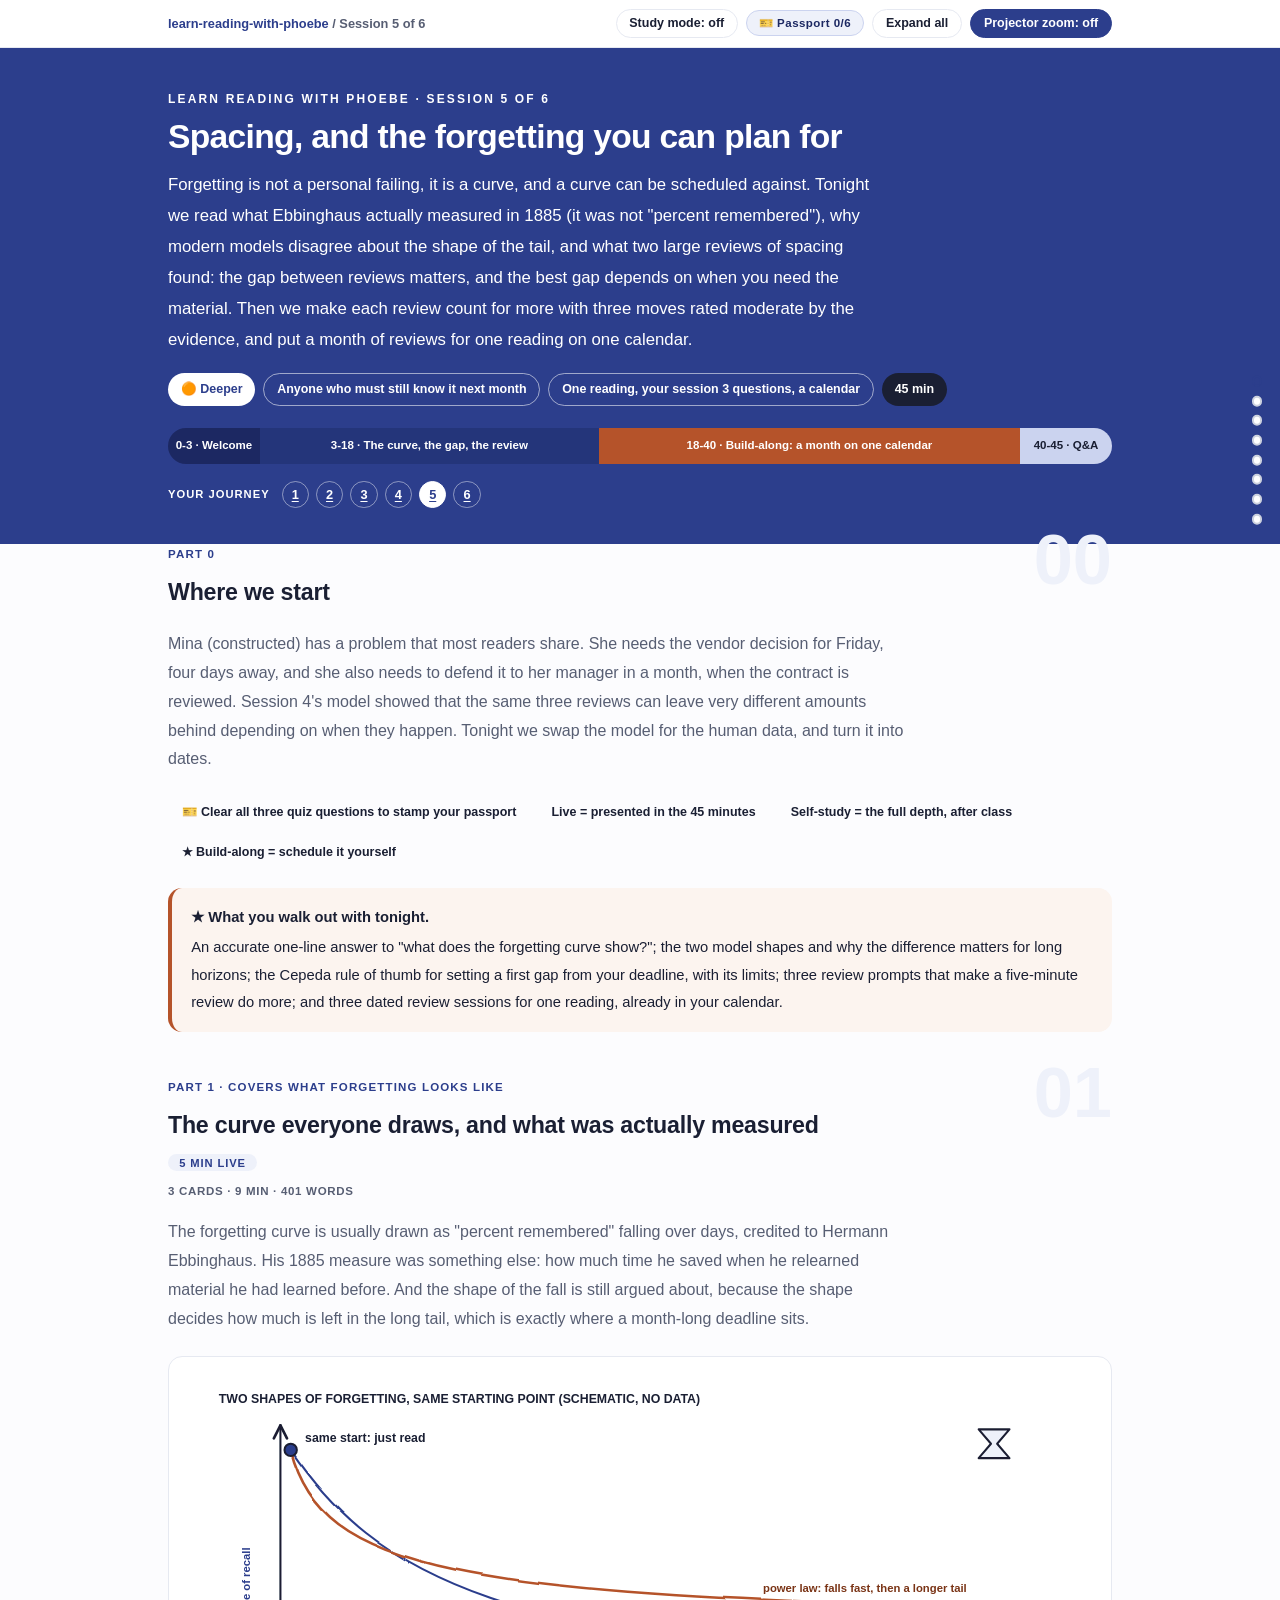
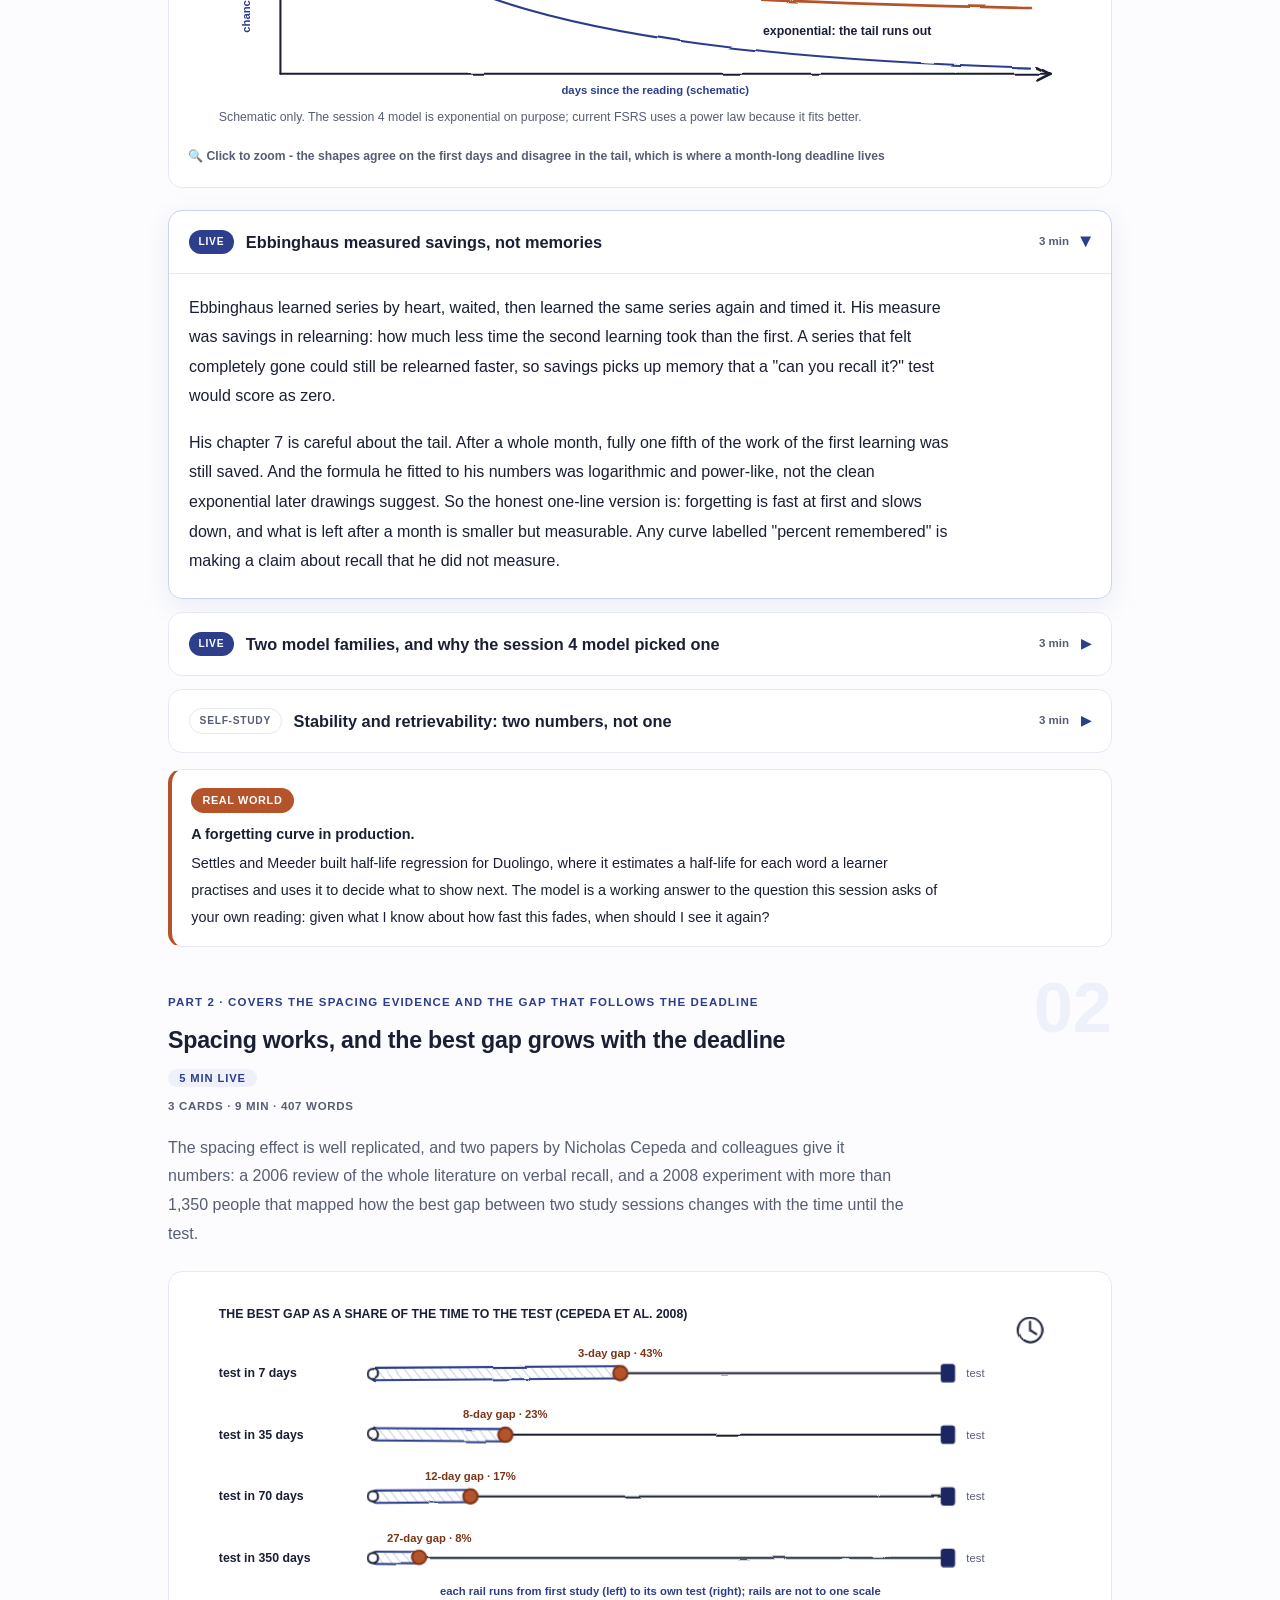
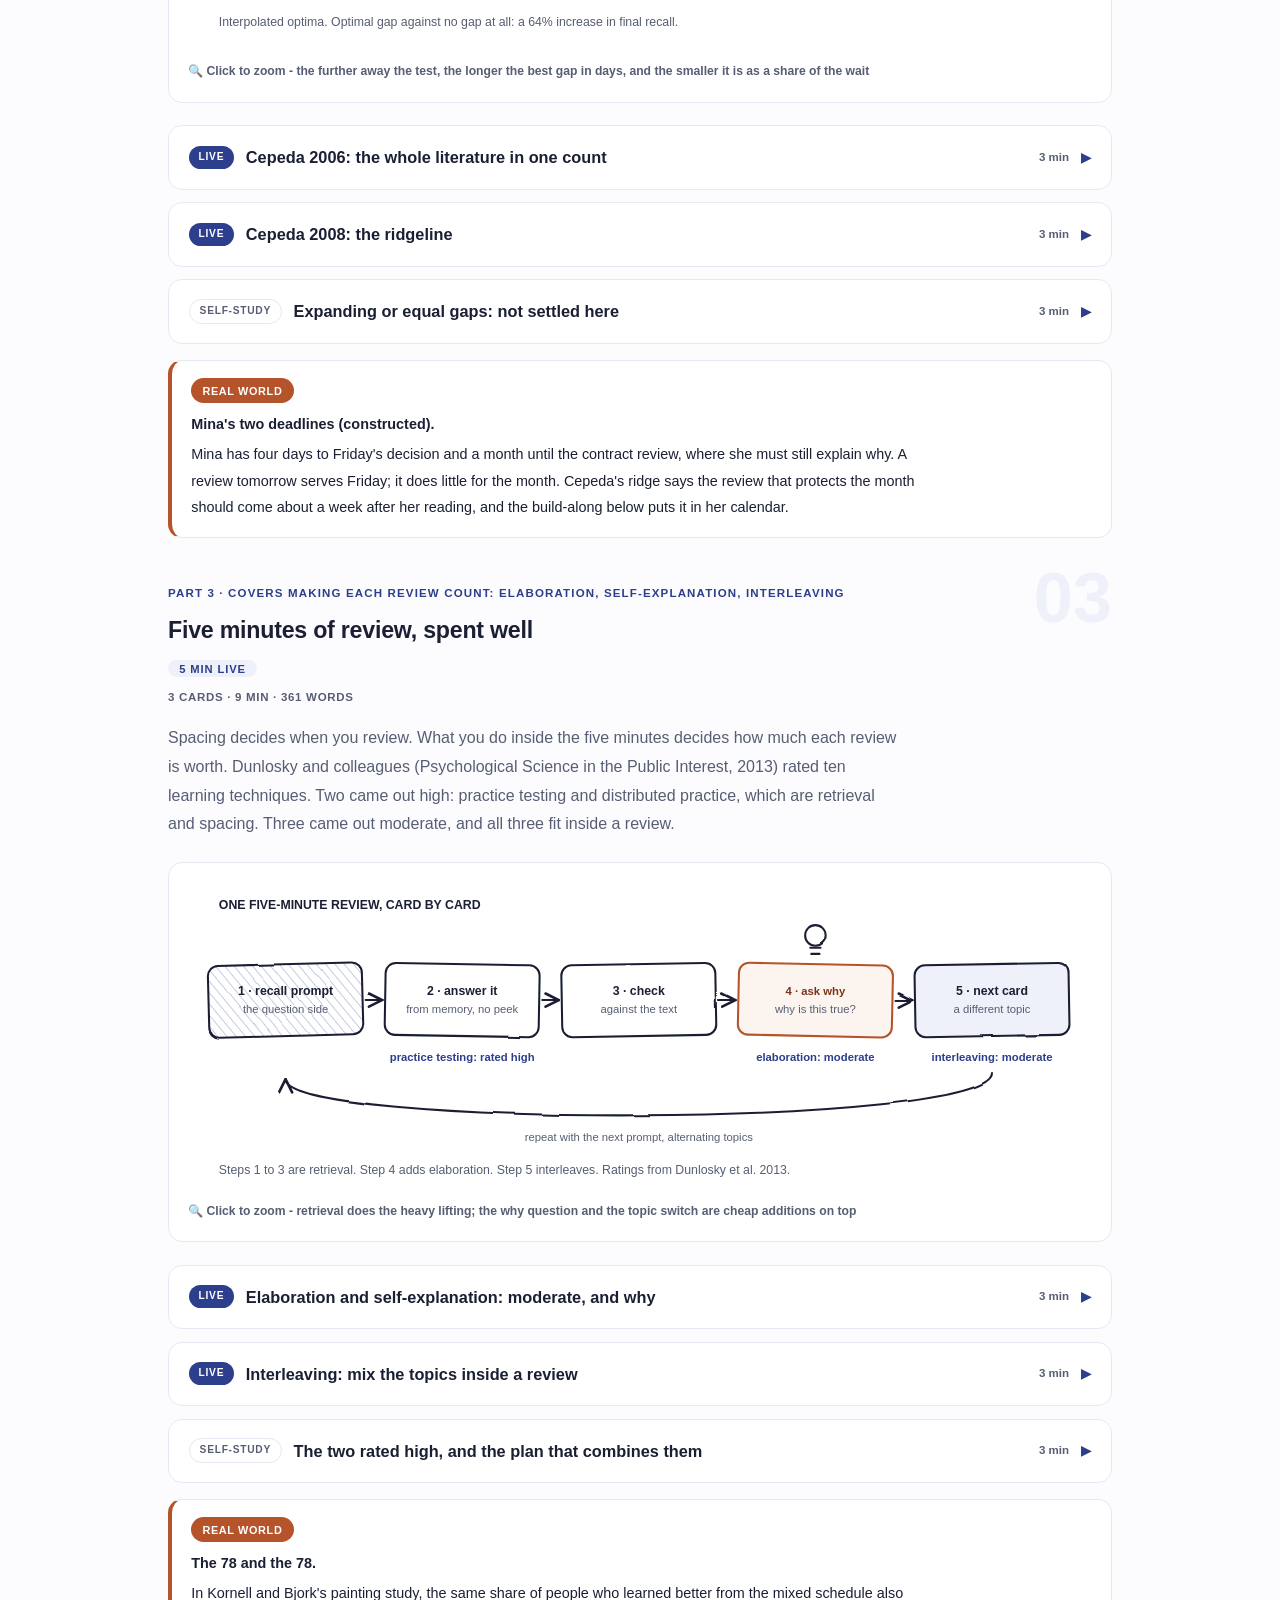
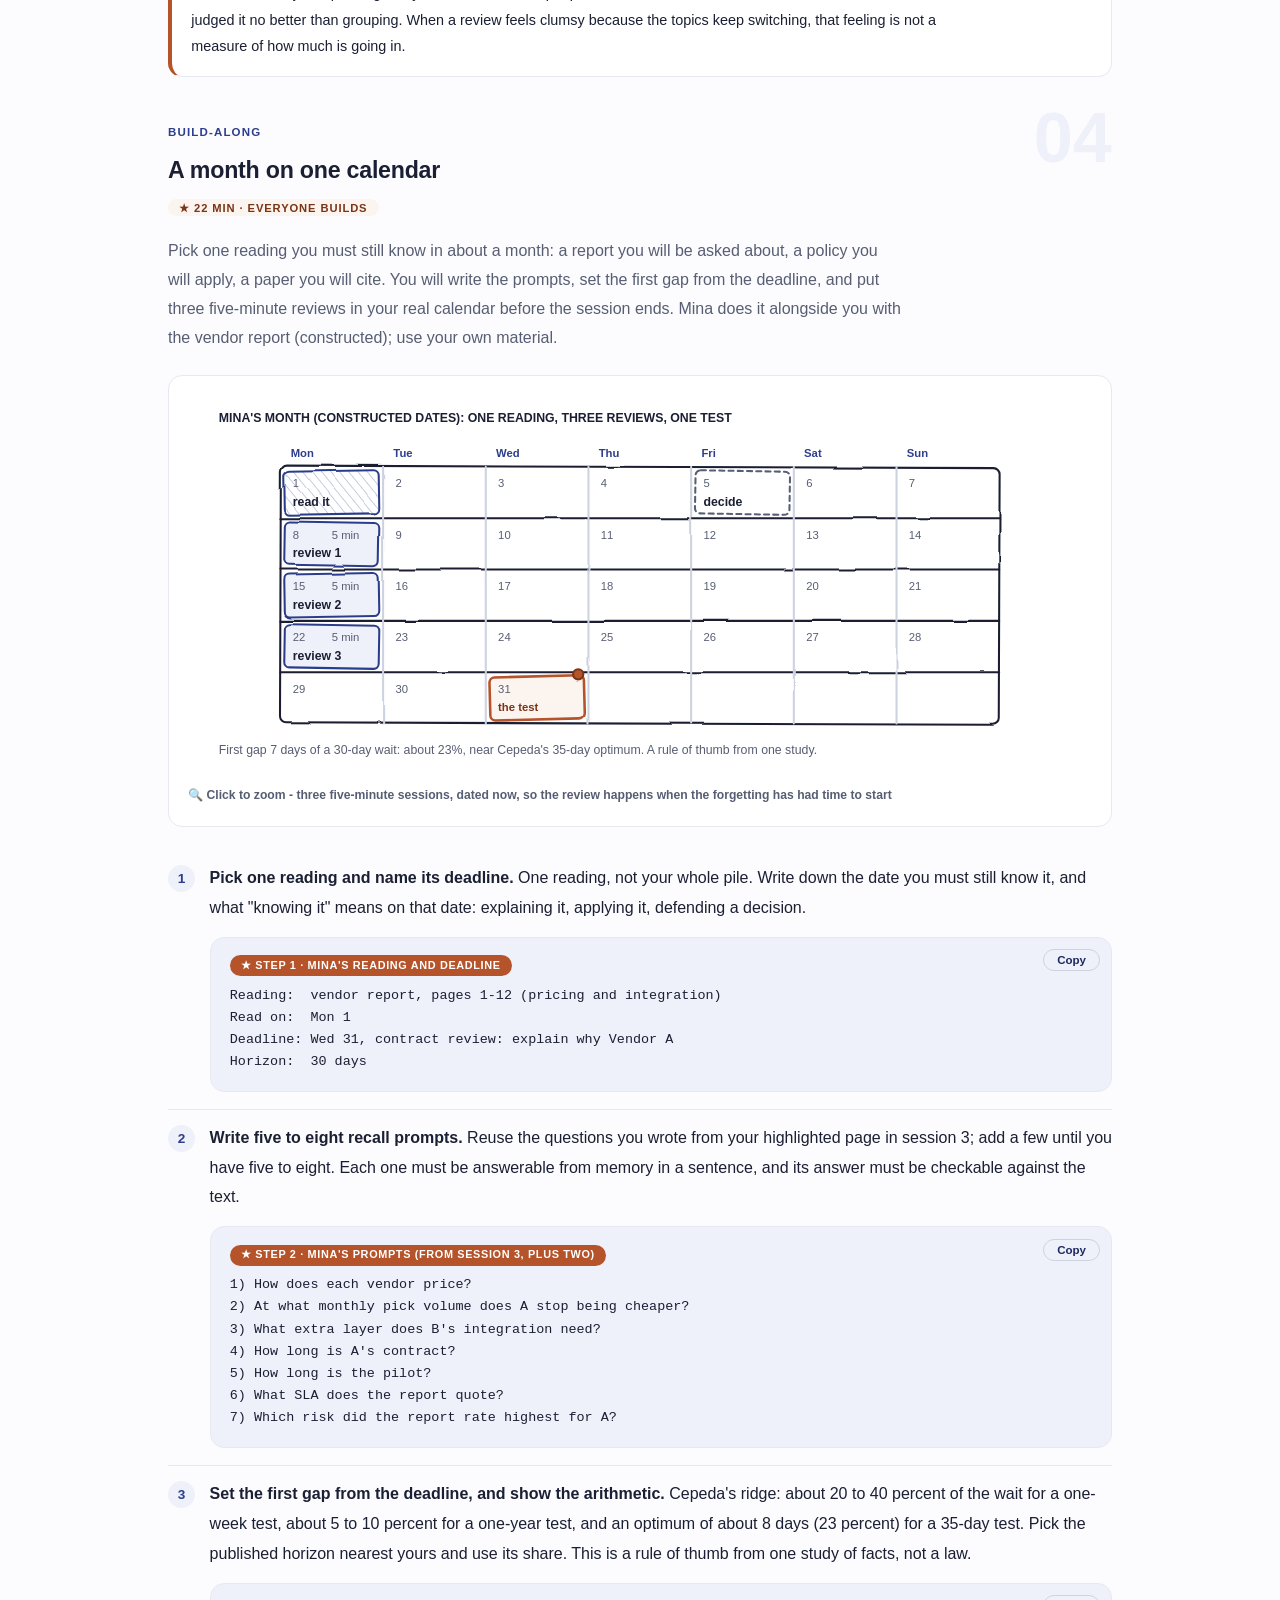
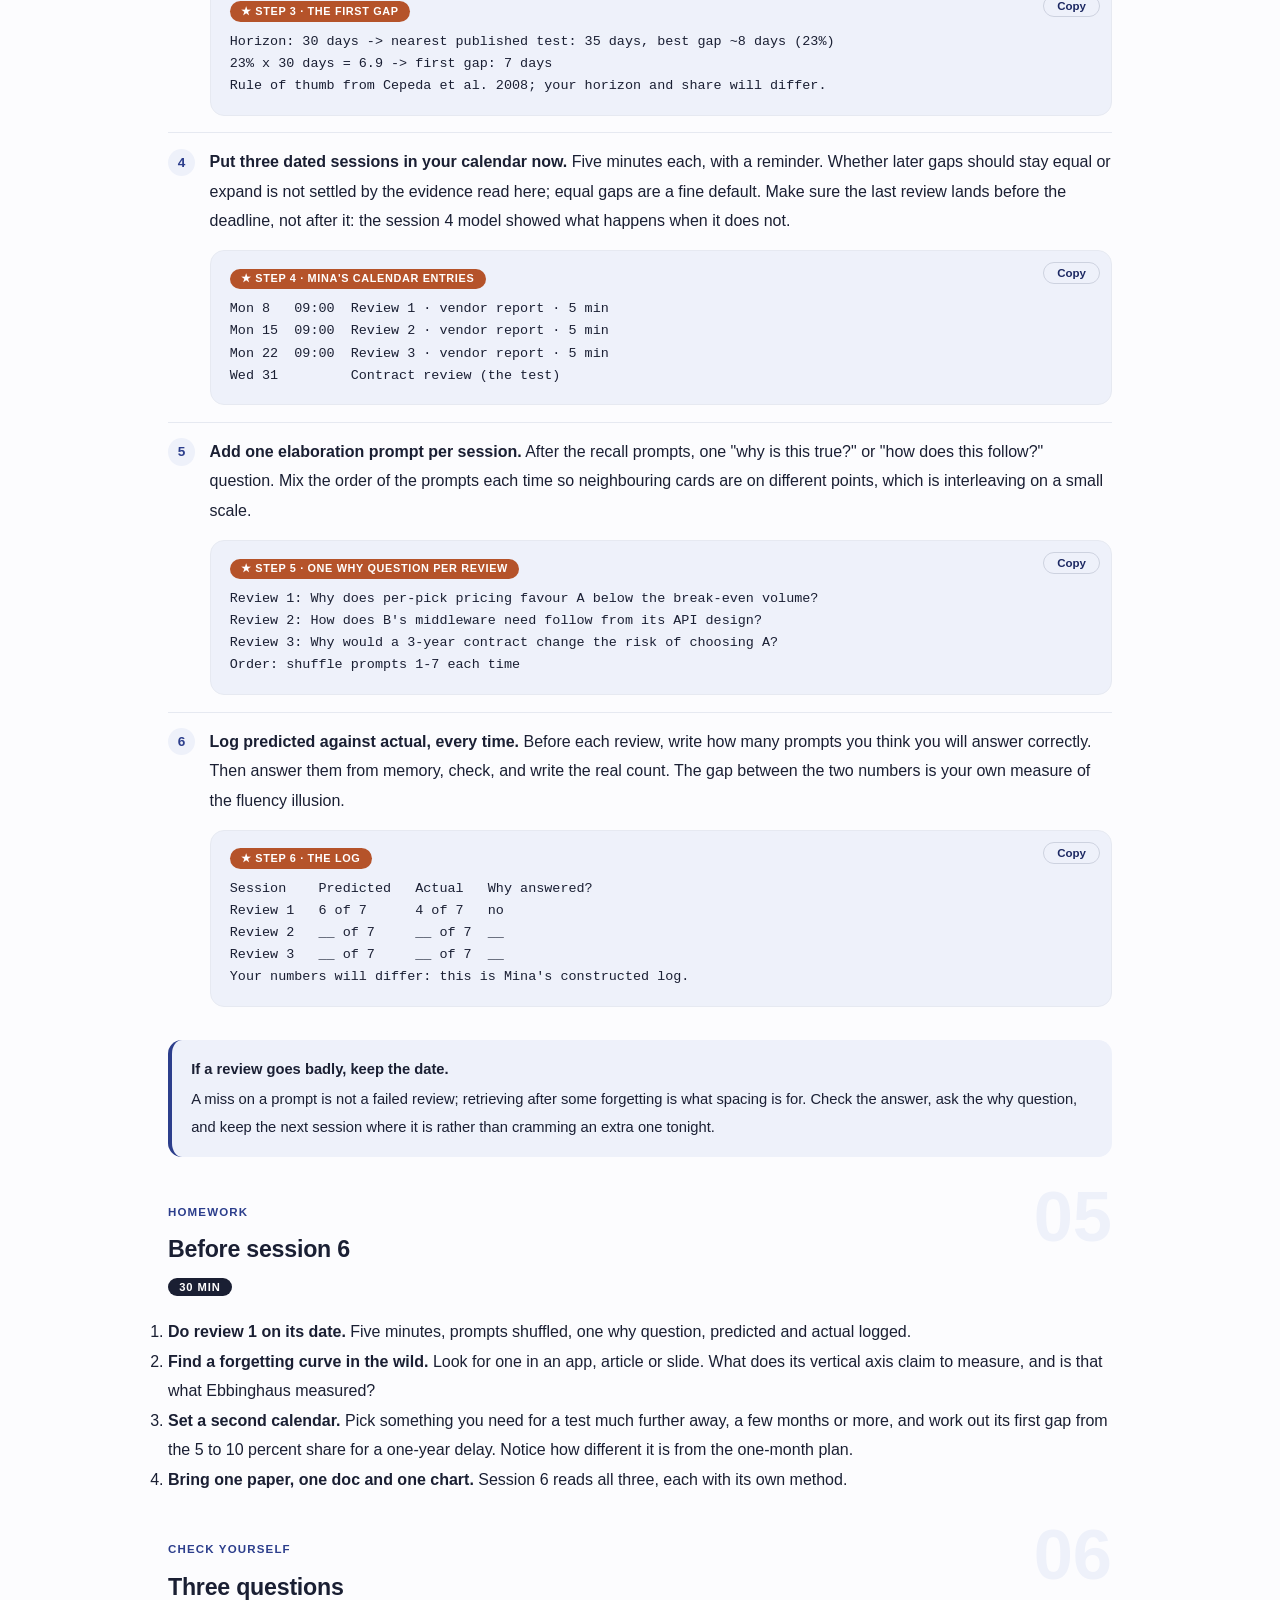
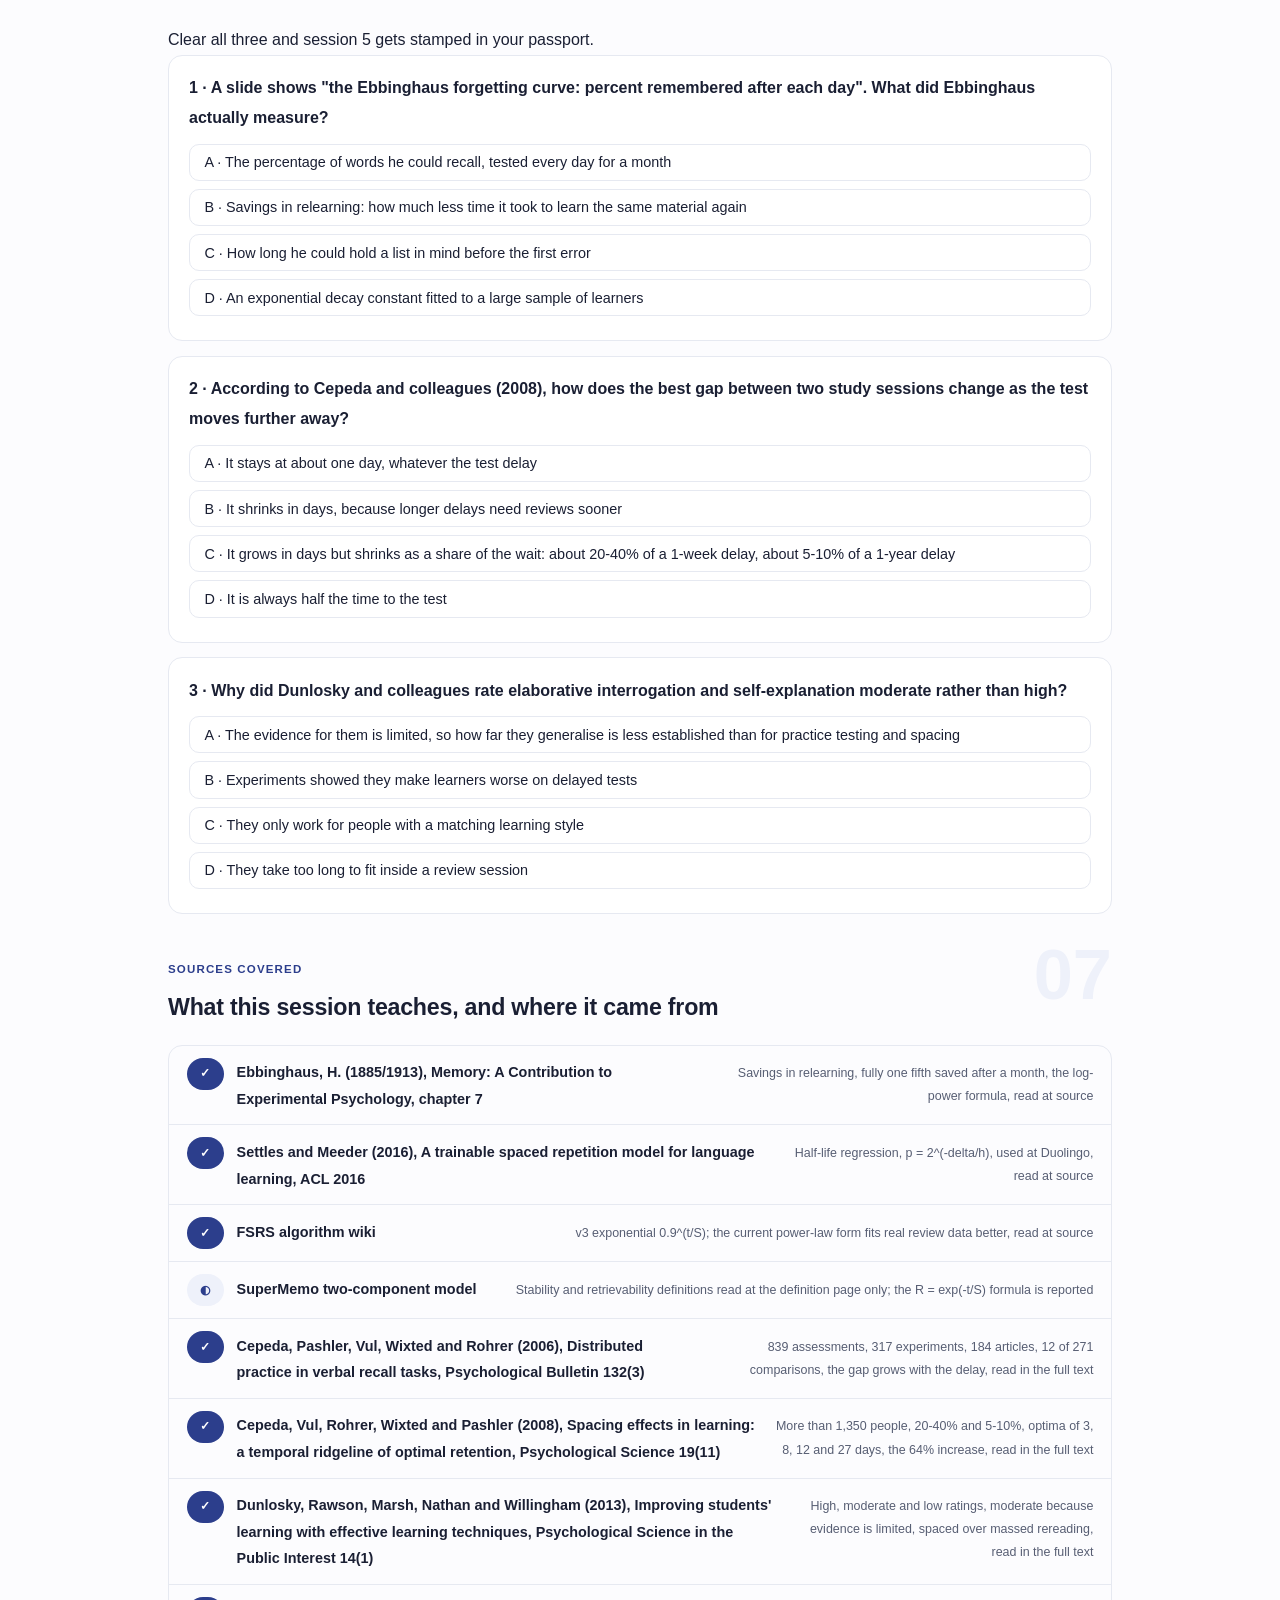
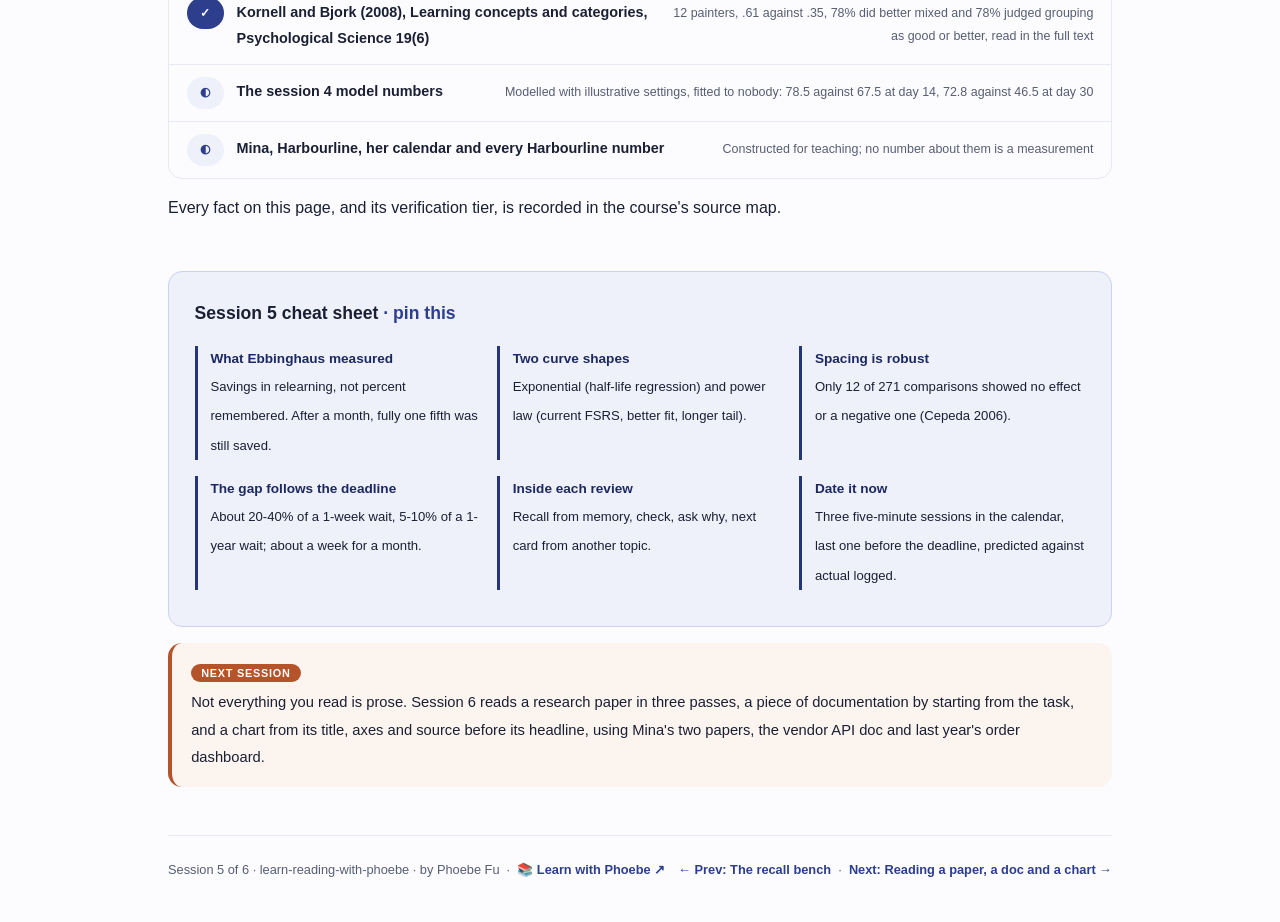
<file: courses/05-spacing-and-forgetting.html>
<!DOCTYPE html>
<html lang="en">
<head>
<meta charset="UTF-8">
<meta name="viewport" content="width=device-width, initial-scale=1.0">
<!-- social:start -->
<meta name="description" content="Session 5 of 6. What Ebbinghaus actually measured, why forgetting models come in two shapes, how the best gap between reviews depends on when you need the material, and how elaboration, self-explanation and interleaving make each review count.">
<meta property="og:type" content="article">
<meta property="og:site_name" content="Learn with Phoebe">
<meta property="og:title" content="Spacing, and the forgetting you can plan for - learn reading with phoebe">
<meta property="og:description" content="Session 5 of 6. The best gap between reviews grows with the deadline. Here is the evidence, and a month of reviews on one calendar.">
<meta property="og:url" content="https://phoebefu6.github.io/learn-reading-with-phoebe/courses/05-spacing-and-forgetting.html">
<meta property="og:image" content="https://phoebefu6.github.io/learn-reading-with-phoebe/assets/og-cover.png">
<meta property="og:image:width" content="1200">
<meta property="og:image:height" content="630">
<meta name="twitter:card" content="summary_large_image">
<meta name="twitter:title" content="Spacing, and the forgetting you can plan for - learn reading with phoebe">
<meta name="twitter:description" content="Session 5 of 6. Forgetting curves, the spacing ridgeline, and a month of reviews you can actually schedule.">
<meta name="twitter:image" content="https://phoebefu6.github.io/learn-reading-with-phoebe/assets/og-cover.png">
<!-- social:end -->
<title>Session 5 · Spacing, and the forgetting you can plan for - learn reading with phoebe</title>
<link rel="stylesheet" href="../assets/style.css?v=21">
</head>
<body>

<div class="toolbar">
  <div class="wrap">
    <span class="crumb"><a href="../index.html">learn-reading-with-phoebe</a> / Session 5 of 6</span>
    <button class="btn" id="toggle-all" type="button">Expand all</button>
    <button class="btn primary" id="zoom-toggle" type="button">Projector zoom: off</button>
  </div>
</div>

<header class="masthead">
  <div class="wrap">
    <div class="eyebrow">Learn Reading with Phoebe · Session 5 of 6</div>
    <h1>Spacing, and the <span class="accent">forgetting</span> you can plan for</h1>
    <p class="sub">Forgetting is not a personal failing, it is a curve, and a curve can be scheduled against. Tonight we read what Ebbinghaus actually measured in 1885 (it was not "percent remembered"), why modern models disagree about the shape of the tail, and what two large reviews of spacing found: the gap between reviews matters, and the best gap depends on when you need the material. Then we make each review count for more with three moves rated moderate by the evidence, and put a month of reviews for one reading on one calendar.</p>
    <div class="chip-row">
      <span class="chip level">🟠 Deeper</span>
      <span class="chip audience">Anyone who must still know it next month</span>
      <span class="chip audience">One reading, your session 3 questions, a calendar</span>
      <span class="chip time">45 min</span>
    </div>
    <div class="agenda">
      <span class="a1" style="flex:1">0-3 · Welcome</span>
      <span class="a2" style="flex:4">3-18 · The curve, the gap, the review</span>
      <span class="a3" style="flex:5">18-40 · Build-along: a month on one calendar</span>
      <span class="a4" style="flex:1">40-45 · Q&amp;A</span>
    </div>
  </div>
</header>

<main class="wrap">

  <section class="section" id="intro">
    <div class="section-kicker">
      <span class="klabel">Part 0</span>
      <h2>Where we start</h2>
    </div>
    <p class="lede">Mina (constructed) has a problem that most readers share. She needs the vendor decision for Friday, four days away, and she also needs to defend it to her manager in a month, when the contract is reviewed. Session 4's model showed that the same three reviews can leave very different amounts behind depending on when they happen. Tonight we swap the model for the human data, and turn it into dates.</p>

    <div class="legend">
      <span class="pill">🎫 Clear all three quiz questions to stamp your passport</span>
      <span class="pill">Live = presented in the 45 minutes</span>
      <span class="pill">Self-study = the full depth, after class</span>
      <span class="pill">★ Build-along = schedule it yourself</span>
    </div>

    <div class="callout win">
      <p><strong>★ What you walk out with tonight.</strong> An accurate one-line answer to "what does the forgetting curve show?"; the two model shapes and why the difference matters for long horizons; the Cepeda rule of thumb for setting a first gap from your deadline, with its limits; three review prompts that make a five-minute review do more; and three dated review sessions for one reading, already in your calendar.</p>
    </div>
  </section>

  <section class="section" id="part-1">
    <div class="section-kicker">
      <span class="klabel">Part 1 · covers what forgetting looks like</span>
      <h2>The curve everyone draws, and what was actually measured</h2>
      <span class="tag concept">5 min live</span>
    </div>
    <p class="lede">The forgetting curve is usually drawn as "percent remembered" falling over days, credited to Hermann Ebbinghaus. His 1885 measure was something else: how much time he saved when he relearned material he had learned before. And the shape of the fall is still argued about, because the shape decides how much is left in the long tail, which is exactly where a month-long deadline sits.</p>

    <figure class="zoomable">
      <svg viewBox="0 0 880 350" xmlns="http://www.w3.org/2000/svg" role="img" aria-label="A schematic with no data points. Across: days since the reading. Up: chance of recall. Two curves start at the same point. The exponential curve falls and flattens close to the floor, its tail running out. The power-law curve falls steeply at first, then levels off higher and keeps a longer tail, drawn in terracotta. The session 4 model uses the exponential shape on purpose.">
        <defs>
          <filter id="r5aSk" x="-3%" y="-3%" width="106%" height="106%"><feTurbulence type="fractalNoise" baseFrequency="0.02" numOctaves="2" seed="51" result="n"/><feDisplacementMap in="SourceGraphic" in2="n" scale="2.4" xChannelSelector="R" yChannelSelector="G"/></filter>
          <pattern id="r5aHc" patternUnits="userSpaceOnUse" width="7" height="7" patternTransform="rotate(-38)"><line x1="0" y1="0" x2="0" y2="7" stroke="#2C3E8C" stroke-width="1" opacity=".5"/></pattern>
          <marker id="r5aAr" viewBox="0 0 10 10" refX="9" refY="5" markerWidth="8" markerHeight="8" orient="auto"><path d="M1 1 L9 5 L1 9" fill="none" stroke="#1A1F33" stroke-width="1.6" stroke-linecap="round"/></marker>
        </defs>
        <style>
          .r5aH { font: 800 12px Inter, sans-serif; fill: #1A1F33; }
          .r5aL { font: 600 12px Inter, sans-serif; fill: #1A1F33; }
          .r5aS { font: 400 11px Inter, sans-serif; fill: #575E73; }
          .r5aB { font: 800 11px Inter, sans-serif; fill: #7A3416; }
          .r5aA { font: 700 11px Inter, sans-serif; fill: #2C3E8C; }
          .r5aN { font: 400 12px Inter, sans-serif; fill: #575E73; }
        </style>

        <text class="r5aH" x="30" y="26">TWO SHAPES OF FORGETTING, SAME STARTING POINT (SCHEMATIC, NO DATA)</text>

        <g filter="url(#r5aSk)" fill="none" stroke="#1A1F33" stroke-width="2" stroke-linecap="round" stroke-linejoin="round">
          <path d="M90 290 L840 290" marker-end="url(#r5aAr)"/>
          <path d="M90 290 L90 48" marker-end="url(#r5aAr)"/>
          <path d="M100 72 C180 190 300 268 820 284" stroke="#2C3E8C"/>
          <path d="M100 72 C130 190 260 214 820 226" stroke="#B5532A" stroke-width="2.5"/>
          <circle cx="100" cy="72" r="6" fill="#2C3E8C"/>
          <path d="M770 52 L800 52 L788 66 L800 80 L770 80 L782 66 Z" fill="#EEF1FA"/>
        </g>

        <text class="r5aL" x="114" y="64">same start: just read</text>
        <text class="r5aB" x="560" y="210">power law: falls fast, then a longer tail</text>
        <text class="r5aL" x="560" y="252">exponential: the tail runs out</text>
        <text class="r5aA" x="455" y="310" text-anchor="middle">days since the reading (schematic)</text>
        <text class="r5aA" transform="rotate(-90 60 250)" x="60" y="250">chance of recall</text>

        <text class="r5aN" x="30" y="336">Schematic only. The session 4 model is exponential on purpose; current FSRS uses a power law because it fits better.</text>
      </svg>
      <figcaption>🔍 Click to zoom - the shapes agree on the first days and disagree in the tail, which is where a month-long deadline lives</figcaption>
    </figure>

    <details class="card" open>
      <summary><span class="mode live">Live</span>Ebbinghaus measured savings, not memories<span class="mini">3 min</span><span class="caret">▶</span></summary>
      <div class="body">
        <p>Ebbinghaus learned series by heart, waited, then learned the same series again and timed it. His measure was savings in relearning: how much less time the second learning took than the first. A series that felt completely gone could still be relearned faster, so savings picks up memory that a "can you recall it?" test would score as zero.</p>
        <p>His chapter 7 is careful about the tail. After a whole month, fully one fifth of the work of the first learning was still saved. And the formula he fitted to his numbers was logarithmic and power-like, not the clean exponential later drawings suggest. So the honest one-line version is: forgetting is fast at first and slows down, and what is left after a month is smaller but measurable. Any curve labelled "percent remembered" is making a claim about recall that he did not measure.</p>
      </div>
    </details>

    <details class="card">
      <summary><span class="mode live">Live</span>Two model families, and why the session 4 model picked one<span class="mini">3 min</span><span class="caret">▶</span></summary>
      <div class="body">
        <p>Modern scheduling models write forgetting as a formula. Settles and Meeder's half-life regression (ACL 2016), used at Duolingo, writes recall as p = 2^(-delta/h): delta is the time since you last practised, h is the item's half-life, and every half-life that passes halves the chance of recall. That is the exponential family. An earlier version of the FSRS scheduler used the same family, as 0.9^(t/S).</p>
        <p>The current FSRS uses a power law instead, because it fits real review data better: a power law falls fast early and keeps a longer tail. The session 4 model uses the exponential on purpose, because it is simple enough to compute and explain on one page, and it says so. For a month-long horizon the difference matters: an exponential is pessimistic about the tail.</p>
      </div>
    </details>

    <details class="card">
      <summary><span class="mode self">Self-study</span>Stability and retrievability: two numbers, not one<span class="mini">3 min</span><span class="caret">▶</span></summary>
      <div class="body">
        <p>SuperMemo's two-component model separates two things that "how well do I know this?" lumps together. Retrievability is how likely you are to recall the item right now. Stability is how slowly that likelihood falls, in effect how long the memory lasts. Straight after a review, retrievability is high for every item; stability is what differs, and it is what a good review raises.</p>
        <p>The model is commonly reported with the formula R = exp(-t/S), the same one the session 4 model uses. The definitions are read at source; the formula is reported. The practical reading: a review that feels easy because you did it ten minutes ago tells you about retrievability, and almost nothing about stability. That is why the gap matters, and it is Part 2.</p>
      </div>
    </details>

    <div class="callout example">
      <span class="ex-pill">Real world</span>
      <p><strong>A forgetting curve in production.</strong> Settles and Meeder built half-life regression for Duolingo, where it estimates a half-life for each word a learner practises and uses it to decide what to show next. The model is a working answer to the question this session asks of your own reading: given what I know about how fast this fades, when should I see it again?</p>
    </div>
  </section>

  <section class="section" id="part-2">
    <div class="section-kicker">
      <span class="klabel">Part 2 · covers the spacing evidence and the gap that follows the deadline</span>
      <h2>Spacing works, and the best gap grows with the deadline</h2>
      <span class="tag concept">5 min live</span>
    </div>
    <p class="lede">The spacing effect is well replicated, and two papers by Nicholas Cepeda and colleagues give it numbers: a 2006 review of the whole literature on verbal recall, and a 2008 experiment with more than 1,350 people that mapped how the best gap between two study sessions changes with the time until the test.</p>

    <figure class="zoomable">
      <svg viewBox="0 0 880 350" xmlns="http://www.w3.org/2000/svg" role="img" aria-label="Four rails, one per test delay: 7, 35, 70 and 350 days. Each rail runs from first study on the left to the test on the right, each drawn at its own length. On each rail the optimal gap before the review is marked: 3 days, 43 percent of the way, on the 7-day rail; 8 days, 23 percent, on the 35-day rail; 12 days, 17 percent, on the 70-day rail; 27 days, 8 percent, on the 350-day rail. The marker moves left as the test moves further away.">
        <defs>
          <filter id="r5bSk" x="-3%" y="-3%" width="106%" height="106%"><feTurbulence type="fractalNoise" baseFrequency="0.02" numOctaves="2" seed="53" result="n"/><feDisplacementMap in="SourceGraphic" in2="n" scale="2.4" xChannelSelector="R" yChannelSelector="G"/></filter>
          <pattern id="r5bHc" patternUnits="userSpaceOnUse" width="7" height="7" patternTransform="rotate(-38)"><line x1="0" y1="0" x2="0" y2="7" stroke="#2C3E8C" stroke-width="1" opacity=".5"/></pattern>
          <marker id="r5bAr" viewBox="0 0 10 10" refX="9" refY="5" markerWidth="8" markerHeight="8" orient="auto"><path d="M1 1 L9 5 L1 9" fill="none" stroke="#1A1F33" stroke-width="1.6" stroke-linecap="round"/></marker>
        </defs>
        <style>
          .r5bH { font: 800 12px Inter, sans-serif; fill: #1A1F33; }
          .r5bL { font: 600 12px Inter, sans-serif; fill: #1A1F33; }
          .r5bS { font: 400 11px Inter, sans-serif; fill: #575E73; }
          .r5bB { font: 800 11px Inter, sans-serif; fill: #7A3416; }
          .r5bA { font: 700 11px Inter, sans-serif; fill: #2C3E8C; }
          .r5bN { font: 400 12px Inter, sans-serif; fill: #575E73; }
        </style>

        <text class="r5bH" x="30" y="26">THE BEST GAP AS A SHARE OF THE TIME TO THE TEST (CEPEDA ET AL. 2008)</text>

        <g filter="url(#r5bSk)" fill="none" stroke="#1A1F33" stroke-width="2" stroke-linecap="round" stroke-linejoin="round">
          <rect x="180" y="74" width="241" height="12" rx="3" transform="rotate(-0.4 300 80)" fill="url(#r5bHc)" stroke="#2C3E8C"/>
          <rect x="180" y="134" width="129" height="12" rx="3" transform="rotate(0.4 244 140)" fill="url(#r5bHc)" stroke="#2C3E8C"/>
          <rect x="180" y="194" width="95" height="12" rx="3" transform="rotate(-0.4 227 200)" fill="url(#r5bHc)" stroke="#2C3E8C"/>
          <rect x="180" y="254" width="45" height="12" rx="3" transform="rotate(0.4 202 260)" fill="url(#r5bHc)" stroke="#2C3E8C"/>
          <path d="M421 80 L740 80 M309 140 L740 140 M275 200 L740 200 M225 260 L740 260"/>
          <circle cx="180" cy="80" r="5" fill="#FFFFFF"/>
          <circle cx="180" cy="140" r="5" fill="#FFFFFF"/>
          <circle cx="180" cy="200" r="5" fill="#FFFFFF"/>
          <circle cx="180" cy="260" r="5" fill="#FFFFFF"/>
          <circle cx="421" cy="80" r="7" fill="#B5532A" stroke="#7A3416"/>
          <circle cx="309" cy="140" r="7" fill="#B5532A" stroke="#7A3416"/>
          <circle cx="275" cy="200" r="7" fill="#B5532A" stroke="#7A3416"/>
          <circle cx="225" cy="260" r="7" fill="#B5532A" stroke="#7A3416"/>
          <rect x="734" y="72" width="12" height="16" rx="2" fill="#1C2862" stroke="#1C2862"/>
          <rect x="734" y="132" width="12" height="16" rx="2" fill="#1C2862" stroke="#1C2862"/>
          <rect x="734" y="192" width="12" height="16" rx="2" fill="#1C2862" stroke="#1C2862"/>
          <rect x="734" y="252" width="12" height="16" rx="2" fill="#1C2862" stroke="#1C2862"/>
          <circle cx="820" cy="38" r="12" fill="#FFFFFF"/>
          <path d="M820 30 L820 38 L826 42"/>
        </g>

        <text class="r5bL" x="30" y="84">test in 7 days</text>
        <text class="r5bL" x="30" y="144">test in 35 days</text>
        <text class="r5bL" x="30" y="204">test in 70 days</text>
        <text class="r5bL" x="30" y="264">test in 350 days</text>
        <text class="r5bB" x="421" y="64" text-anchor="middle">3-day gap · 43%</text>
        <text class="r5bB" x="309" y="124" text-anchor="middle">8-day gap · 23%</text>
        <text class="r5bB" x="275" y="184" text-anchor="middle">12-day gap · 17%</text>
        <text class="r5bB" x="235" y="244" text-anchor="middle">27-day gap · 8%</text>
        <text class="r5bS" x="758" y="84">test</text>
        <text class="r5bS" x="758" y="144">test</text>
        <text class="r5bS" x="758" y="204">test</text>
        <text class="r5bS" x="758" y="264">test</text>
        <text class="r5bA" x="460" y="296" text-anchor="middle">each rail runs from first study (left) to its own test (right); rails are not to one scale</text>

        <text class="r5bN" x="30" y="326">Interpolated optima. Optimal gap against no gap at all: a 64% increase in final recall.</text>
      </svg>
      <figcaption>🔍 Click to zoom - the further away the test, the longer the best gap in days, and the smaller it is as a share of the wait</figcaption>
    </figure>

    <details class="card">
      <summary><span class="mode live">Live</span>Cepeda 2006: the whole literature in one count<span class="mini">3 min</span><span class="caret">▶</span></summary>
      <div class="body">
        <p>Cepeda, Pashler, Vul, Wixted and Rohrer (Psychological Bulletin, 2006) pooled 839 assessments of distributed practice from 317 experiments in 184 articles on verbal recall. When they compared spreading study out against massing it together, only 12 of 271 comparisons showed no effect or a negative one. The rest favoured spacing.</p>
        <p>The review's second finding is the one that becomes a plan: the best gap is not a fixed number. It grows as the time until the test grows. A gap that is ideal for a test next week is too short for a test next year.</p>
      </div>
    </details>

    <details class="card">
      <summary><span class="mode live">Live</span>Cepeda 2008: the ridgeline<span class="mini">3 min</span><span class="caret">▶</span></summary>
      <div class="body">
        <p>Cepeda, Vul, Rohrer, Wixted and Pashler (Psychological Science, 2008) taught more than 1,350 people a set of facts, reviewed them after one of many gaps, and tested them after one of four delays: 7, 35, 70 or 350 days. Plotting recall against gap and delay gives a ridge, and the top of the ridge moves. The interpolated best gaps were about 3, 8, 12 and 27 days for the four tests.</p>
        <p>As shares of the wait, those are 43, 23, 17 and 8 percent. The paper's own summary is that the optimal gap is about 20 to 40 percent of a one-week test delay and about 5 to 10 percent of a one-year delay. And it was worth getting right: the optimal gap against no gap at all gave a 64 percent increase in final recall. A rule of thumb you can use tonight: for a test about a month away, a first gap of about a week is near the 35-day optimum. It comes from one study of facts, so treat it as a starting point, not a law.</p>
      </div>
    </details>

    <details class="card">
      <summary><span class="mode self">Self-study</span>Expanding or equal gaps: not settled here<span class="mini">3 min</span><span class="caret">▶</span></summary>
      <div class="body">
        <p>A common recommendation is that gaps should expand: a day, then three, then a week. The sources read for these pages do not settle whether expanding gaps beat equal ones, so treat it as an open question and do not let anyone sell it to you as proven.</p>
        <p>The session 4 model seems to have an opinion, and it is worth seeing why it is not evidence. The session 4 model prints that the day 1/3/7 schedule leads at day 14 (78.5 against 67.5 percent) but the day 1/7/21 schedule leads at day 30 (72.8 against 46.5 percent). That ordering comes from settings chosen by hand, fitted to nobody. What it does illustrate, and what Cepeda's human data agree with, is that the better schedule depends on when the test is.</p>
      </div>
    </details>

    <div class="callout example">
      <span class="ex-pill">Real world</span>
      <p><strong>Mina's two deadlines (constructed).</strong> Mina has four days to Friday's decision and a month until the contract review, where she must still explain why. A review tomorrow serves Friday; it does little for the month. Cepeda's ridge says the review that protects the month should come about a week after her reading, and the build-along below puts it in her calendar.</p>
    </div>
  </section>

  <section class="section" id="part-3">
    <div class="section-kicker">
      <span class="klabel">Part 3 · covers making each review count: elaboration, self-explanation, interleaving</span>
      <h2>Five minutes of review, spent well</h2>
      <span class="tag concept">5 min live</span>
    </div>
    <p class="lede">Spacing decides when you review. What you do inside the five minutes decides how much each review is worth. Dunlosky and colleagues (Psychological Science in the Public Interest, 2013) rated ten learning techniques. Two came out high: practice testing and distributed practice, which are retrieval and spacing. Three came out moderate, and all three fit inside a review.</p>

    <figure class="zoomable">
      <svg viewBox="0 0 880 300" xmlns="http://www.w3.org/2000/svg" role="img" aria-label="One review session as a flow of five steps: show the recall prompt, answer it from memory, check against the text, ask why is this true, which is the elaboration step drawn in terracotta, then take the next card from a different topic. A loop arrow returns to the first step. Under the steps: practice testing rated high, elaboration rated moderate, interleaving rated moderate.">
        <defs>
          <filter id="r5cSk" x="-3%" y="-3%" width="106%" height="106%"><feTurbulence type="fractalNoise" baseFrequency="0.02" numOctaves="2" seed="57" result="n"/><feDisplacementMap in="SourceGraphic" in2="n" scale="2.4" xChannelSelector="R" yChannelSelector="G"/></filter>
          <pattern id="r5cHc" patternUnits="userSpaceOnUse" width="7" height="7" patternTransform="rotate(-38)"><line x1="0" y1="0" x2="0" y2="7" stroke="#2C3E8C" stroke-width="1" opacity=".5"/></pattern>
          <marker id="r5cAr" viewBox="0 0 10 10" refX="9" refY="5" markerWidth="8" markerHeight="8" orient="auto"><path d="M1 1 L9 5 L1 9" fill="none" stroke="#1A1F33" stroke-width="1.6" stroke-linecap="round"/></marker>
        </defs>
        <style>
          .r5cH { font: 800 12px Inter, sans-serif; fill: #1A1F33; }
          .r5cL { font: 600 12px Inter, sans-serif; fill: #1A1F33; }
          .r5cS { font: 400 11px Inter, sans-serif; fill: #575E73; }
          .r5cB { font: 800 11px Inter, sans-serif; fill: #7A3416; }
          .r5cA { font: 700 11px Inter, sans-serif; fill: #2C3E8C; }
          .r5cN { font: 400 12px Inter, sans-serif; fill: #575E73; }
        </style>

        <text class="r5cH" x="30" y="26">ONE FIVE-MINUTE REVIEW, CARD BY CARD</text>

        <g filter="url(#r5cSk)" fill="none" stroke="#1A1F33" stroke-width="2" stroke-linecap="round" stroke-linejoin="round">
          <rect x="20" y="80" width="150" height="70" rx="10" transform="rotate(-1.5 95 115)" fill="url(#r5cHc)"/>
          <rect x="192" y="80" width="150" height="70" rx="10" transform="rotate(1 267 115)" fill="#FFFFFF"/>
          <rect x="364" y="80" width="150" height="70" rx="10" transform="rotate(-1 439 115)" fill="#FFFFFF"/>
          <rect x="536" y="80" width="150" height="70" rx="10" transform="rotate(1.2 611 115)" fill="#FCF4EF" stroke="#B5532A"/>
          <rect x="708" y="80" width="150" height="70" rx="10" transform="rotate(-1 783 115)" fill="#EEF1FA"/>
          <path d="M173 115 L189 115" marker-end="url(#r5cAr)"/>
          <path d="M345 115 L361 115" marker-end="url(#r5cAr)"/>
          <path d="M517 115 L533 115" marker-end="url(#r5cAr)"/>
          <path d="M689 115 L705 115" marker-end="url(#r5cAr)"/>
          <path d="M783 186 C783 240 95 240 95 192" marker-end="url(#r5cAr)"/>
          <circle cx="611" cy="52" r="10" fill="#FFFFFF"/>
          <path d="M606 64 L616 64 M607 70 L615 70"/>
        </g>

        <text class="r5cL" x="95" y="110" text-anchor="middle">1 · recall prompt</text>
        <text class="r5cS" x="95" y="128" text-anchor="middle">the question side</text>
        <text class="r5cL" x="267" y="110" text-anchor="middle">2 · answer it</text>
        <text class="r5cS" x="267" y="128" text-anchor="middle">from memory, no peek</text>
        <text class="r5cL" x="439" y="110" text-anchor="middle">3 · check</text>
        <text class="r5cS" x="439" y="128" text-anchor="middle">against the text</text>
        <text class="r5cB" x="611" y="110" text-anchor="middle">4 · ask why</text>
        <text class="r5cS" x="611" y="128" text-anchor="middle">why is this true?</text>
        <text class="r5cL" x="783" y="110" text-anchor="middle">5 · next card</text>
        <text class="r5cS" x="783" y="128" text-anchor="middle">a different topic</text>
        <text class="r5cA" x="267" y="174" text-anchor="middle">practice testing: rated high</text>
        <text class="r5cA" x="611" y="174" text-anchor="middle">elaboration: moderate</text>
        <text class="r5cA" x="783" y="174" text-anchor="middle">interleaving: moderate</text>
        <text class="r5cS" x="439" y="252" text-anchor="middle">repeat with the next prompt, alternating topics</text>

        <text class="r5cN" x="30" y="284">Steps 1 to 3 are retrieval. Step 4 adds elaboration. Step 5 interleaves. Ratings from Dunlosky et al. 2013.</text>
      </svg>
      <figcaption>🔍 Click to zoom - retrieval does the heavy lifting; the why question and the topic switch are cheap additions on top</figcaption>
    </figure>

    <details class="card">
      <summary><span class="mode live">Live</span>Elaboration and self-explanation: moderate, and why<span class="mini">3 min</span><span class="caret">▶</span></summary>
      <div class="body">
        <p>Elaborative interrogation means asking "why is this true?" about a fact and answering it. Self-explanation means explaining how one step follows from the last, or how a new piece connects to what you know. Dunlosky and colleagues rated both moderate. Not because they failed, but because the evidence for them is limited, so how far they reach across materials, learners and delays is less established than for practice testing and spacing.</p>
        <p>As review prompts they cost seconds. After answering a recall prompt from memory and checking it, add one of two questions: "why is this true?" for a fact, and "how does this step follow from the last?" for an argument or a procedure. If you cannot answer, you have found the part you only recognised.</p>
      </div>
    </details>

    <details class="card">
      <summary><span class="mode live">Live</span>Interleaving: mix the topics inside a review<span class="mini">3 min</span><span class="caret">▶</span></summary>
      <div class="body">
        <p>Interleaving means mixing topics or kinds of problem within a session instead of finishing one before starting the next. Dunlosky and colleagues rate it moderate. The cleanest case is Kornell and Bjork (Psychological Science, 2008): people learned the styles of 12 painters from examples shown either grouped by artist or mixed together. In experiment 1a, the mixed condition scored .61 against .35 for the grouped one.</p>
        <p>Then the uncomfortable part: 78 percent of participants did better with the mixed schedule, and 78 percent said grouping had been as good or better. Mixing feels harder and less fluent, which is the fluency illusion from session 3 again. In a review, it means your next card comes from a different topic, even though staying on one feels smoother.</p>
      </div>
    </details>

    <details class="card">
      <summary><span class="mode self">Self-study</span>The two rated high, and the plan that combines them<span class="mini">3 min</span><span class="caret">▶</span></summary>
      <div class="body">
        <p>Of the ten techniques, only practice testing and distributed practice were rated high utility. Dunlosky and colleagues also note that spaced rereading consistently beats massed rereading on delayed tests, so even the low-rated move improves when it is spread out. Rereading and highlighting were rated low utility, not useless: they do not consistently boost performance.</p>
        <p>The plan tonight combines the two high ones and adds the moderate ones for free: retrieval (practice testing) on a spaced calendar (distributed practice), with one why question (elaboration) and mixed topics (interleaving) inside each session. Where those prompts live long term is a note-system question, and the PKM sessions cover it at <a href="https://phoebefu6.github.io/learn-pkm-with-phoebe/">learn-pkm-with-phoebe</a>.</p>
      </div>
    </details>

    <div class="callout example">
      <span class="ex-pill">Real world</span>
      <p><strong>The 78 and the 78.</strong> In Kornell and Bjork's painting study, the same share of people who learned better from the mixed schedule also judged it no better than grouping. When a review feels clumsy because the topics keep switching, that feeling is not a measure of how much is going in.</p>
    </div>
  </section>

  <section class="section" id="demo-1">
    <div class="section-kicker">
      <span class="klabel">Build-along</span>
      <h2>A month on one calendar</h2>
      <span class="tag demo">★ 22 min · everyone builds</span>
    </div>
    <p class="lede">Pick one reading you must still know in about a month: a report you will be asked about, a policy you will apply, a paper you will cite. You will write the prompts, set the first gap from the deadline, and put three five-minute reviews in your real calendar before the session ends. Mina does it alongside you with the vendor report (constructed); use your own material.</p>

    <figure class="zoomable">
      <svg viewBox="0 0 880 370" xmlns="http://www.w3.org/2000/svg" role="img" aria-label="A hand-drawn month calendar starting on Monday the 1st, constructed. Monday 1: read it. Friday 5: the vendor decision. Reviews of five minutes each on Monday 8, Monday 15 and Monday 22. Wednesday 31: the contract review, the test, drawn in terracotta. The first gap is 7 days, about 23 percent of a 30-day wait.">
        <defs>
          <filter id="r5dSk" x="-3%" y="-3%" width="106%" height="106%"><feTurbulence type="fractalNoise" baseFrequency="0.02" numOctaves="2" seed="59" result="n"/><feDisplacementMap in="SourceGraphic" in2="n" scale="2.4" xChannelSelector="R" yChannelSelector="G"/></filter>
          <pattern id="r5dHc" patternUnits="userSpaceOnUse" width="7" height="7" patternTransform="rotate(-38)"><line x1="0" y1="0" x2="0" y2="7" stroke="#2C3E8C" stroke-width="1" opacity=".5"/></pattern>
          <marker id="r5dAr" viewBox="0 0 10 10" refX="9" refY="5" markerWidth="8" markerHeight="8" orient="auto"><path d="M1 1 L9 5 L1 9" fill="none" stroke="#1A1F33" stroke-width="1.6" stroke-linecap="round"/></marker>
        </defs>
        <style>
          .r5dH { font: 800 12px Inter, sans-serif; fill: #1A1F33; }
          .r5dL { font: 600 12px Inter, sans-serif; fill: #1A1F33; }
          .r5dS { font: 400 11px Inter, sans-serif; fill: #575E73; }
          .r5dB { font: 800 11px Inter, sans-serif; fill: #7A3416; }
          .r5dA { font: 700 11px Inter, sans-serif; fill: #2C3E8C; }
          .r5dN { font: 400 12px Inter, sans-serif; fill: #575E73; }
        </style>

        <text class="r5dH" x="30" y="26">MINA'S MONTH (CONSTRUCTED DATES): ONE READING, THREE REVIEWS, ONE TEST</text>

        <g filter="url(#r5dSk)" fill="none" stroke="#1A1F33" stroke-width="2" stroke-linecap="round" stroke-linejoin="round">
          <rect x="90" y="70" width="700" height="250" rx="6" transform="rotate(0.2 440 195)" fill="#FFFFFF"/>
          <path d="M90 120 L790 120 M90 170 L790 170 M90 220 L790 220 M90 270 L790 270"/>
          <path d="M190 70 L190 320 M290 70 L290 320 M390 70 L390 320 M490 70 L490 320 M590 70 L590 320 M690 70 L690 320" stroke="#CDD2DF"/>
          <rect x="94" y="74" width="92" height="42" rx="5" transform="rotate(-1 140 95)" fill="url(#r5dHc)" stroke="#2C3E8C"/>
          <rect x="494" y="74" width="92" height="42" rx="5" transform="rotate(1 540 95)" fill="#FFFFFF" stroke="#575E73" stroke-dasharray="5 4"/>
          <rect x="94" y="124" width="92" height="42" rx="5" transform="rotate(1 140 145)" fill="#EEF1FA" stroke="#2C3E8C"/>
          <rect x="94" y="174" width="92" height="42" rx="5" transform="rotate(-1 140 195)" fill="#EEF1FA" stroke="#2C3E8C"/>
          <rect x="94" y="224" width="92" height="42" rx="5" transform="rotate(1 140 245)" fill="#EEF1FA" stroke="#2C3E8C"/>
          <rect x="294" y="274" width="92" height="42" rx="5" transform="rotate(-1.5 340 295)" fill="#FCF4EF" stroke="#B5532A" stroke-width="2.5"/>
          <circle cx="380" cy="272" r="5" fill="#B5532A" stroke="#7A3416"/>
        </g>

        <text class="r5dA" x="100" y="60">Mon</text>
        <text class="r5dA" x="200" y="60">Tue</text>
        <text class="r5dA" x="300" y="60">Wed</text>
        <text class="r5dA" x="400" y="60">Thu</text>
        <text class="r5dA" x="500" y="60">Fri</text>
        <text class="r5dA" x="600" y="60">Sat</text>
        <text class="r5dA" x="700" y="60">Sun</text>

        <text class="r5dS" x="102" y="90">1</text><text class="r5dS" x="202" y="90">2</text><text class="r5dS" x="302" y="90">3</text><text class="r5dS" x="402" y="90">4</text><text class="r5dS" x="502" y="90">5</text><text class="r5dS" x="602" y="90">6</text><text class="r5dS" x="702" y="90">7</text>
        <text class="r5dS" x="102" y="140">8</text><text class="r5dS" x="202" y="140">9</text><text class="r5dS" x="302" y="140">10</text><text class="r5dS" x="402" y="140">11</text><text class="r5dS" x="502" y="140">12</text><text class="r5dS" x="602" y="140">13</text><text class="r5dS" x="702" y="140">14</text>
        <text class="r5dS" x="102" y="190">15</text><text class="r5dS" x="202" y="190">16</text><text class="r5dS" x="302" y="190">17</text><text class="r5dS" x="402" y="190">18</text><text class="r5dS" x="502" y="190">19</text><text class="r5dS" x="602" y="190">20</text><text class="r5dS" x="702" y="190">21</text>
        <text class="r5dS" x="102" y="240">22</text><text class="r5dS" x="202" y="240">23</text><text class="r5dS" x="302" y="240">24</text><text class="r5dS" x="402" y="240">25</text><text class="r5dS" x="502" y="240">26</text><text class="r5dS" x="602" y="240">27</text><text class="r5dS" x="702" y="240">28</text>
        <text class="r5dS" x="102" y="290">29</text><text class="r5dS" x="202" y="290">30</text><text class="r5dS" x="302" y="290">31</text>

        <text class="r5dL" x="102" y="108">read it</text>
        <text class="r5dL" x="502" y="108">decide</text>
        <text class="r5dL" x="102" y="158">review 1</text>
        <text class="r5dL" x="102" y="208">review 2</text>
        <text class="r5dL" x="102" y="258">review 3</text>
        <text class="r5dB" x="302" y="308">the test</text>

        <text class="r5dS" x="140" y="140">5 min</text>
        <text class="r5dS" x="140" y="190">5 min</text>
        <text class="r5dS" x="140" y="240">5 min</text>

        <text class="r5dN" x="30" y="350">First gap 7 days of a 30-day wait: about 23%, near Cepeda's 35-day optimum. A rule of thumb from one study.</text>
      </svg>
      <figcaption>🔍 Click to zoom - three five-minute sessions, dated now, so the review happens when the forgetting has had time to start</figcaption>
    </figure>

    <div class="steps">
      <div class="step">
        <p><strong>Pick one reading and name its deadline.</strong> One reading, not your whole pile. Write down the date you must still know it, and what "knowing it" means on that date: explaining it, applying it, defending a decision.</p>
        <div class="prompt-box good"><span class="label">★ Step 1 · Mina's reading and deadline</span>Reading:  vendor report, pages 1-12 (pricing and integration)
Read on:  Mon 1
Deadline: Wed 31, contract review: explain why Vendor A
Horizon:  30 days</div>
      </div>
      <div class="step">
        <p><strong>Write five to eight recall prompts.</strong> Reuse the questions you wrote from your highlighted page in session 3; add a few until you have five to eight. Each one must be answerable from memory in a sentence, and its answer must be checkable against the text.</p>
        <div class="prompt-box good"><span class="label">★ Step 2 · Mina's prompts (from session 3, plus two)</span>1) How does each vendor price?
2) At what monthly pick volume does A stop being cheaper?
3) What extra layer does B's integration need?
4) How long is A's contract?
5) How long is the pilot?
6) What SLA does the report quote?
7) Which risk did the report rate highest for A?</div>
      </div>
      <div class="step">
        <p><strong>Set the first gap from the deadline, and show the arithmetic.</strong> Cepeda's ridge: about 20 to 40 percent of the wait for a one-week test, about 5 to 10 percent for a one-year test, and an optimum of about 8 days (23 percent) for a 35-day test. Pick the published horizon nearest yours and use its share. This is a rule of thumb from one study of facts, not a law.</p>
        <div class="prompt-box good"><span class="label">★ Step 3 · the first gap</span>Horizon: 30 days -&gt; nearest published test: 35 days, best gap ~8 days (23%)
23% x 30 days = 6.9 -&gt; first gap: 7 days
Rule of thumb from Cepeda et al. 2008; your horizon and share will differ.</div>
      </div>
      <div class="step">
        <p><strong>Put three dated sessions in your calendar now.</strong> Five minutes each, with a reminder. Whether later gaps should stay equal or expand is not settled by the evidence read here; equal gaps are a fine default. Make sure the last review lands before the deadline, not after it: the session 4 model showed what happens when it does not.</p>
        <div class="prompt-box good"><span class="label">★ Step 4 · Mina's calendar entries</span>Mon 8   09:00  Review 1 · vendor report · 5 min
Mon 15  09:00  Review 2 · vendor report · 5 min
Mon 22  09:00  Review 3 · vendor report · 5 min
Wed 31         Contract review (the test)</div>
      </div>
      <div class="step">
        <p><strong>Add one elaboration prompt per session.</strong> After the recall prompts, one "why is this true?" or "how does this follow?" question. Mix the order of the prompts each time so neighbouring cards are on different points, which is interleaving on a small scale.</p>
        <div class="prompt-box good"><span class="label">★ Step 5 · one why question per review</span>Review 1: Why does per-pick pricing favour A below the break-even volume?
Review 2: How does B's middleware need follow from its API design?
Review 3: Why would a 3-year contract change the risk of choosing A?
Order: shuffle prompts 1-7 each time</div>
      </div>
      <div class="step">
        <p><strong>Log predicted against actual, every time.</strong> Before each review, write how many prompts you think you will answer correctly. Then answer them from memory, check, and write the real count. The gap between the two numbers is your own measure of the fluency illusion.</p>
        <div class="prompt-box good"><span class="label">★ Step 6 · the log</span>Session    Predicted   Actual   Why answered?
Review 1   6 of 7      4 of 7   no
Review 2   __ of 7     __ of 7  __
Review 3   __ of 7     __ of 7  __
Your numbers will differ: this is Mina's constructed log.</div>
      </div>
    </div>

    <div class="callout tip">
      <p><strong>If a review goes badly, keep the date.</strong> A miss on a prompt is not a failed review; retrieving after some forgetting is what spacing is for. Check the answer, ask the why question, and keep the next session where it is rather than cramming an extra one tonight.</p>
    </div>
  </section>

  <section class="section" id="exercise">
    <div class="section-kicker">
      <span class="klabel">Homework</span>
      <h2>Before session 6</h2>
      <span class="tag exercise">30 min</span>
    </div>
    <ol>
      <li><strong>Do review 1 on its date.</strong> Five minutes, prompts shuffled, one why question, predicted and actual logged.</li>
      <li><strong>Find a forgetting curve in the wild.</strong> Look for one in an app, article or slide. What does its vertical axis claim to measure, and is that what Ebbinghaus measured?</li>
      <li><strong>Set a second calendar.</strong> Pick something you need for a test much further away, a few months or more, and work out its first gap from the 5 to 10 percent share for a one-year delay. Notice how different it is from the one-month plan.</li>
      <li><strong>Bring one paper, one doc and one chart.</strong> Session 6 reads all three, each with its own method.</li>
    </ol>
  </section>

  <section class="section" id="quiz">
    <div class="section-kicker">
      <span class="klabel">Check yourself</span>
      <h2>Three questions</h2>
    </div>
    <p>Clear all three and session 5 gets stamped in your passport.</p>

    <div class="quiz-q" data-answer="1">
      <p class="qtext">1 · A slide shows "the Ebbinghaus forgetting curve: percent remembered after each day". What did Ebbinghaus actually measure?</p>
      <button class="qopt" type="button">A · The percentage of words he could recall, tested every day for a month</button>
      <button class="qopt" type="button">B · Savings in relearning: how much less time it took to learn the same material again</button>
      <button class="qopt" type="button">C · How long he could hold a list in mind before the first error</button>
      <button class="qopt" type="button">D · An exponential decay constant fitted to a large sample of learners</button>
      <p class="qwhy">Ebbinghaus measured savings in relearning, and after a whole month fully one fifth of the original work was still saved. He fitted a log-power formula, not an exponential, to his own data. "Percent remembered" is a later relabelling.</p>
    </div>

    <div class="quiz-q" data-answer="2">
      <p class="qtext">2 · According to Cepeda and colleagues (2008), how does the best gap between two study sessions change as the test moves further away?</p>
      <button class="qopt" type="button">A · It stays at about one day, whatever the test delay</button>
      <button class="qopt" type="button">B · It shrinks in days, because longer delays need reviews sooner</button>
      <button class="qopt" type="button">C · It grows in days but shrinks as a share of the wait: about 20-40% of a 1-week delay, about 5-10% of a 1-year delay</button>
      <button class="qopt" type="button">D · It is always half the time to the test</button>
      <p class="qwhy">The interpolated optima were about 3, 8, 12 and 27 days for tests at 7, 35, 70 and 350 days: 43, 23, 17 and 8 percent of the wait. Longer horizons want longer gaps in days and smaller shares.</p>
    </div>

    <div class="quiz-q" data-answer="0">
      <p class="qtext">3 · Why did Dunlosky and colleagues rate elaborative interrogation and self-explanation moderate rather than high?</p>
      <button class="qopt" type="button">A · The evidence for them is limited, so how far they generalise is less established than for practice testing and spacing</button>
      <button class="qopt" type="button">B · Experiments showed they make learners worse on delayed tests</button>
      <button class="qopt" type="button">C · They only work for people with a matching learning style</button>
      <button class="qopt" type="button">D · They take too long to fit inside a review session</button>
      <p class="qwhy">Moderate reflects the limits of the evidence, not a failure in it. Learning styles have no adequate evidence base for the matching version, and a why question takes seconds, so it fits in any review.</p>
    </div>

    <p class="quiz-score"></p>
  </section>

  <section class="section" id="official">
    <div class="section-kicker">
      <span class="klabel">Sources covered</span>
      <h2>What this session teaches, and where it came from</h2>
    </div>
    <div class="covered">
      <div class="covered-row"><span class="status pill solid">✓</span><span class="name">Ebbinghaus, H. (1885/1913), Memory: A Contribution to Experimental Psychology, chapter 7</span><span class="note">Savings in relearning, fully one fifth saved after a month, the log-power formula, read at source</span></div>
      <div class="covered-row"><span class="status pill solid">✓</span><span class="name">Settles and Meeder (2016), A trainable spaced repetition model for language learning, ACL 2016</span><span class="note">Half-life regression, p = 2^(-delta/h), used at Duolingo, read at source</span></div>
      <div class="covered-row"><span class="status pill solid">✓</span><span class="name">FSRS algorithm wiki</span><span class="note">v3 exponential 0.9^(t/S); the current power-law form fits real review data better, read at source</span></div>
      <div class="covered-row"><span class="status pill light">◐</span><span class="name">SuperMemo two-component model</span><span class="note">Stability and retrievability definitions read at the definition page only; the R = exp(-t/S) formula is reported</span></div>
      <div class="covered-row"><span class="status pill solid">✓</span><span class="name">Cepeda, Pashler, Vul, Wixted and Rohrer (2006), Distributed practice in verbal recall tasks, Psychological Bulletin 132(3)</span><span class="note">839 assessments, 317 experiments, 184 articles, 12 of 271 comparisons, the gap grows with the delay, read in the full text</span></div>
      <div class="covered-row"><span class="status pill solid">✓</span><span class="name">Cepeda, Vul, Rohrer, Wixted and Pashler (2008), Spacing effects in learning: a temporal ridgeline of optimal retention, Psychological Science 19(11)</span><span class="note">More than 1,350 people, 20-40% and 5-10%, optima of 3, 8, 12 and 27 days, the 64% increase, read in the full text</span></div>
      <div class="covered-row"><span class="status pill solid">✓</span><span class="name">Dunlosky, Rawson, Marsh, Nathan and Willingham (2013), Improving students' learning with effective learning techniques, Psychological Science in the Public Interest 14(1)</span><span class="note">High, moderate and low ratings, moderate because evidence is limited, spaced over massed rereading, read in the full text</span></div>
      <div class="covered-row"><span class="status pill solid">✓</span><span class="name">Kornell and Bjork (2008), Learning concepts and categories, Psychological Science 19(6)</span><span class="note">12 painters, .61 against .35, 78% did better mixed and 78% judged grouping as good or better, read in the full text</span></div>
      <div class="covered-row"><span class="status pill light">◐</span><span class="name">The session 4 model numbers</span><span class="note">Modelled with illustrative settings, fitted to nobody: 78.5 against 67.5 at day 14, 72.8 against 46.5 at day 30</span></div>
      <div class="covered-row"><span class="status pill light">◐</span><span class="name">Mina, Harbourline, her calendar and every Harbourline number</span><span class="note">Constructed for teaching; no number about them is a measurement</span></div>
    </div>
    <p class="mono" style="margin-top:14px">Every fact on this page, and its verification tier, is recorded in the course's source map.</p>
  </section>

  <section class="cheat" id="cheatsheet">
    <h3>Session 5 cheat sheet <span>· pin this</span></h3>
    <div class="grid-2">
      <div class="cheat-item"><b>What Ebbinghaus measured</b><span>Savings in relearning, not percent remembered. After a month, fully one fifth was still saved.</span></div>
      <div class="cheat-item"><b>Two curve shapes</b><span>Exponential (half-life regression) and power law (current FSRS, better fit, longer tail).</span></div>
      <div class="cheat-item"><b>Spacing is robust</b><span>Only 12 of 271 comparisons showed no effect or a negative one (Cepeda 2006).</span></div>
      <div class="cheat-item"><b>The gap follows the deadline</b><span>About 20-40% of a 1-week wait, 5-10% of a 1-year wait; about a week for a month.</span></div>
      <div class="cheat-item"><b>Inside each review</b><span>Recall from memory, check, ask why, next card from another topic.</span></div>
      <div class="cheat-item"><b>Date it now</b><span>Three five-minute sessions in the calendar, last one before the deadline, predicted against actual logged.</span></div>
    </div>
  </section>

  <div class="callout next">
    <span class="nx-pill">Next session</span>
    <p>Not everything you read is prose. Session 6 reads a research paper in three passes, a piece of documentation by starting from the task, and a chart from its title, axes and source before its headline, using Mina's two papers, the vendor API doc and last year's order dashboard.</p>
  </div>

  <footer class="pagefoot">
    <span>Session 5 of 6 · learn-reading-with-phoebe · by Phoebe Fu &nbsp;·&nbsp; 📚 <a href="https://phoebefu6.github.io/learn-with-phoebe/">Learn with Phoebe ↗</a></span>
    <span><a href="04-the-recall-bench.html">← Prev: The recall bench</a> &nbsp;·&nbsp; <a href="06-papers-docs-charts.html">Next: Reading a paper, a doc and a chart →</a></span>
  </footer>

</main>

<script src="../assets/app.js?v=19"></script>
</body>
</html>
</file>
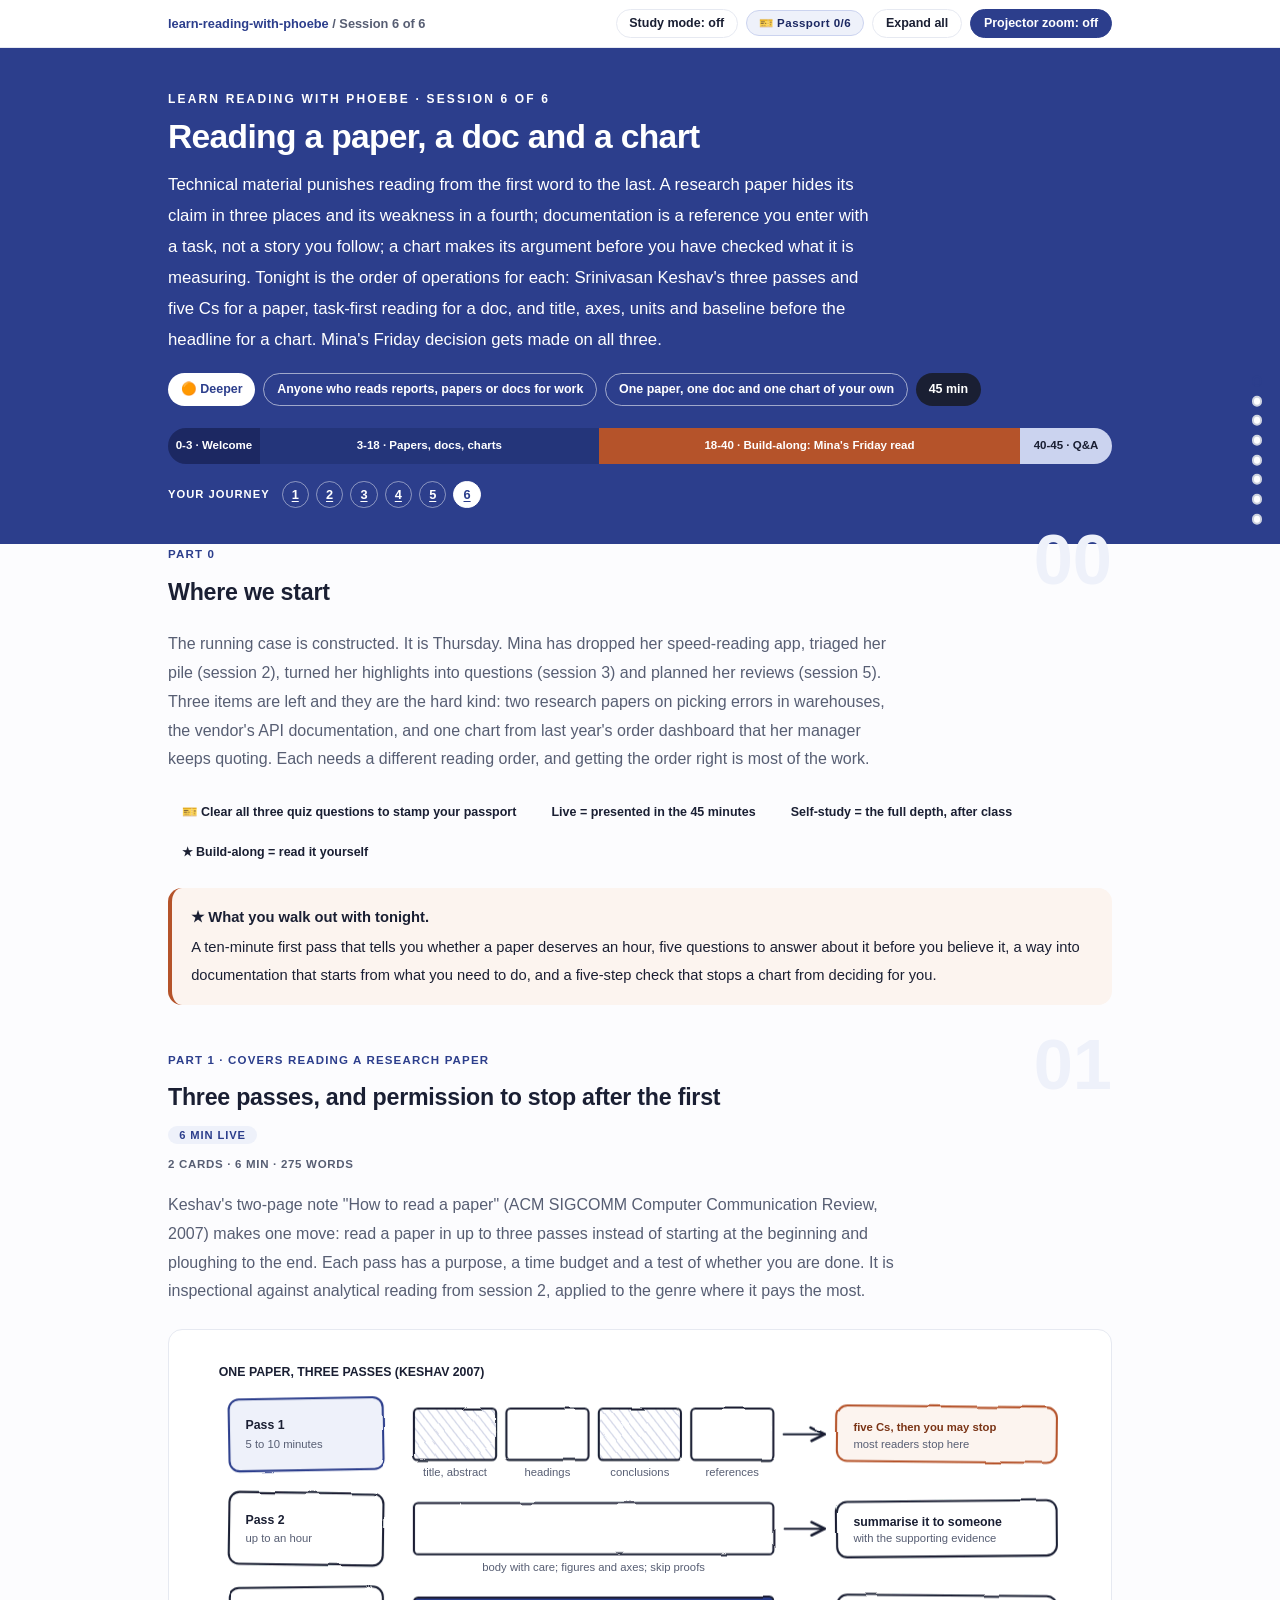
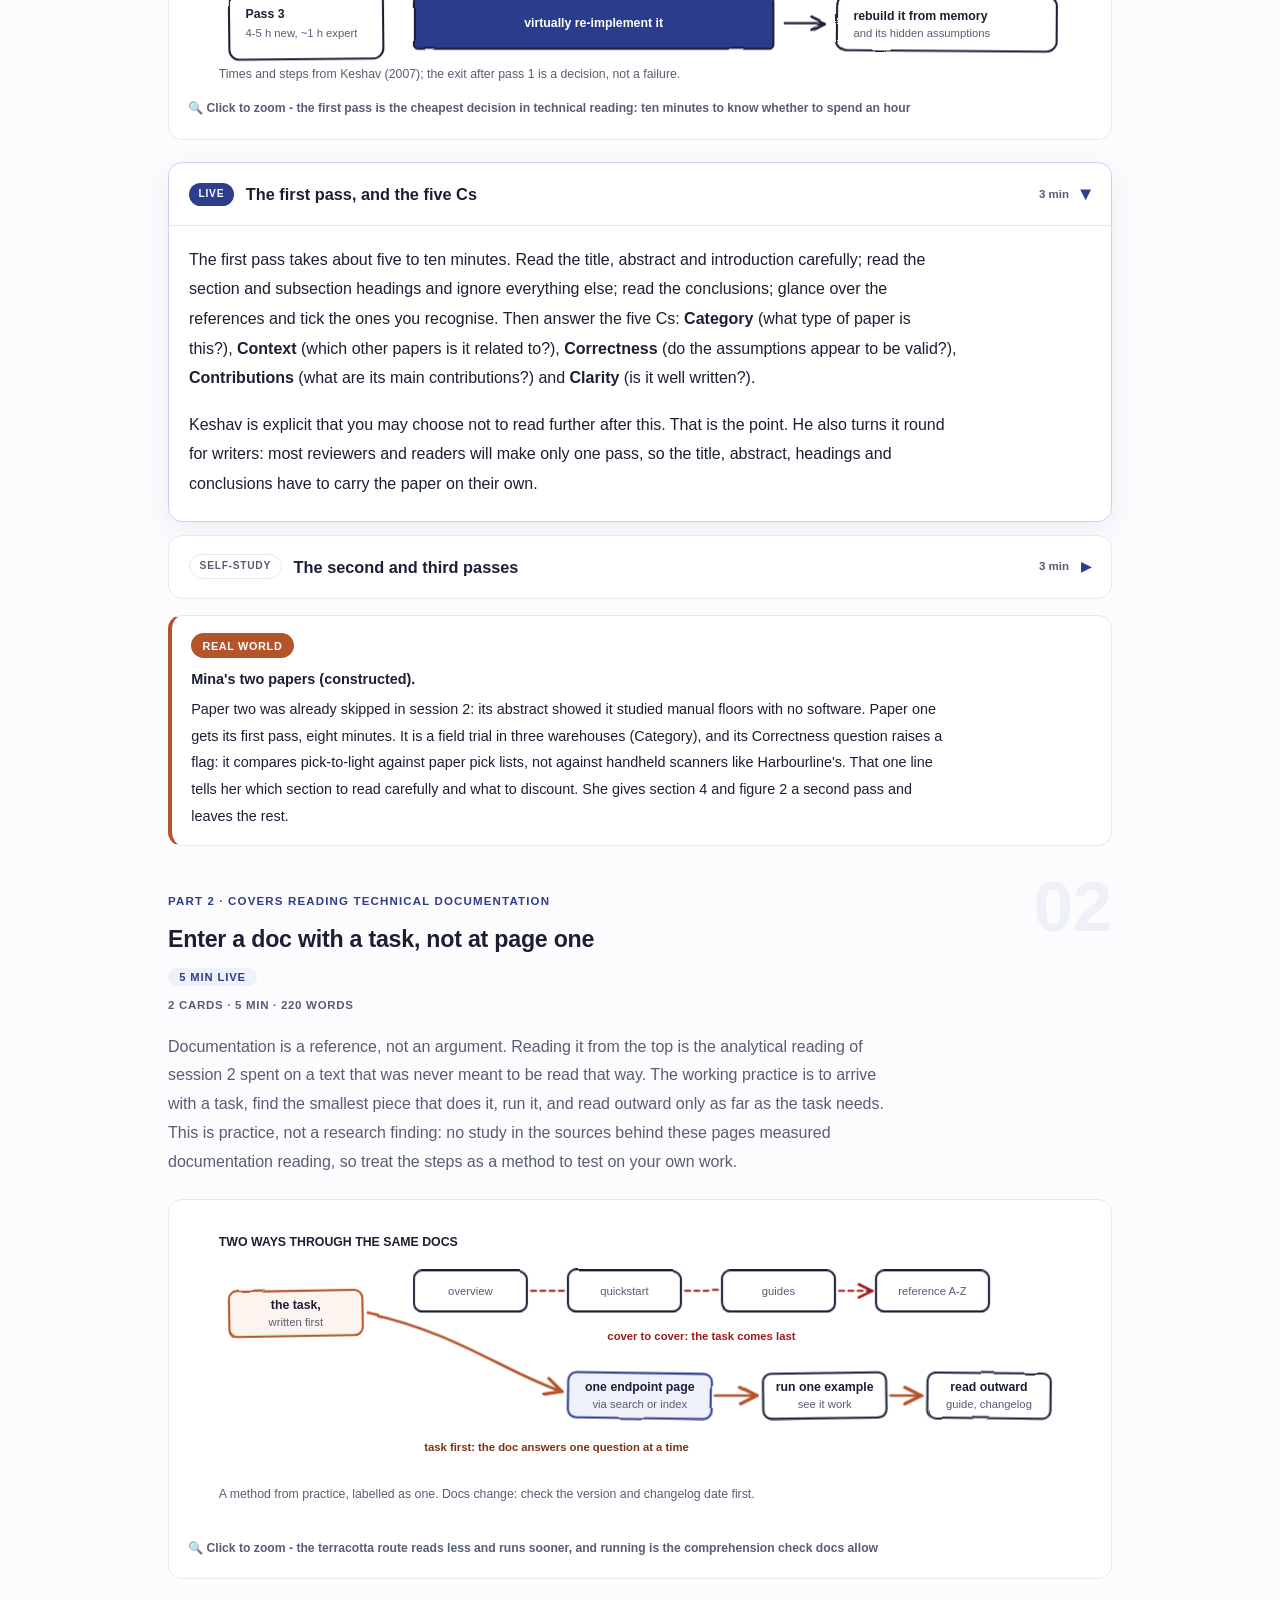
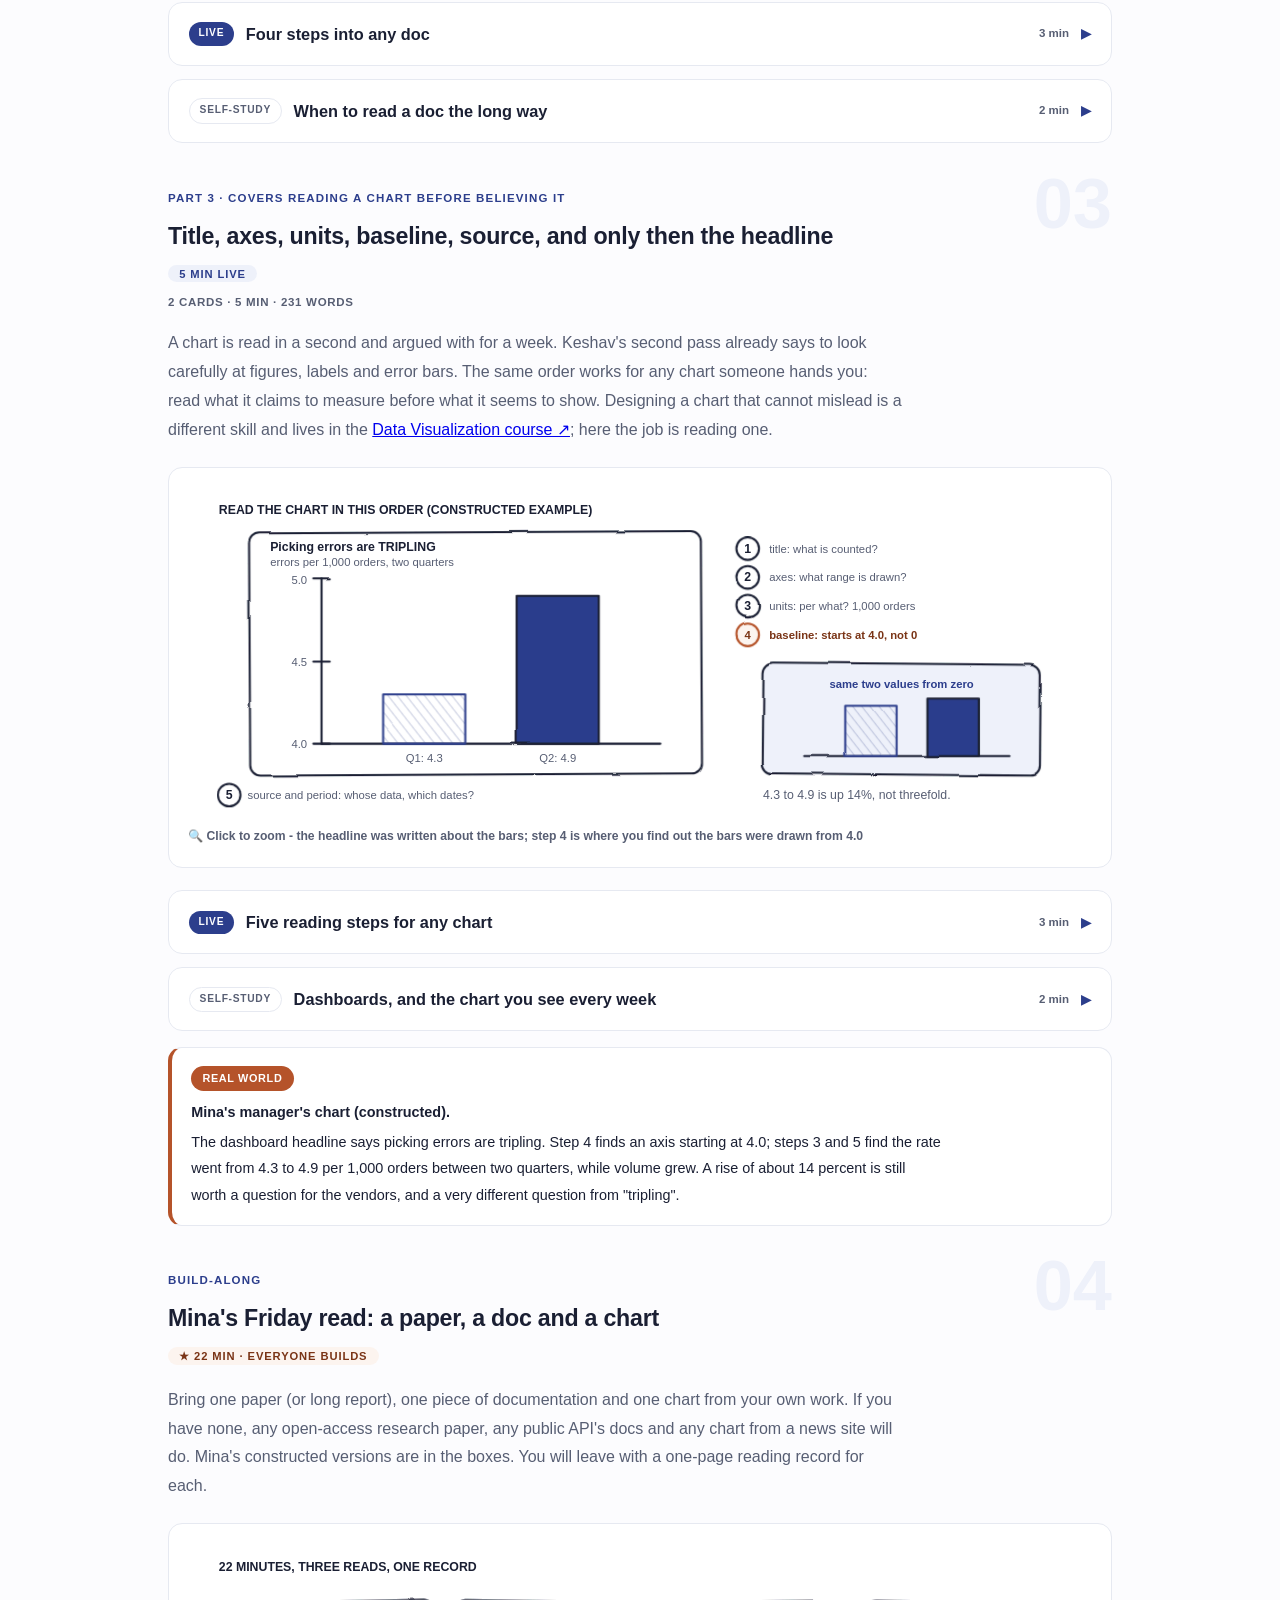
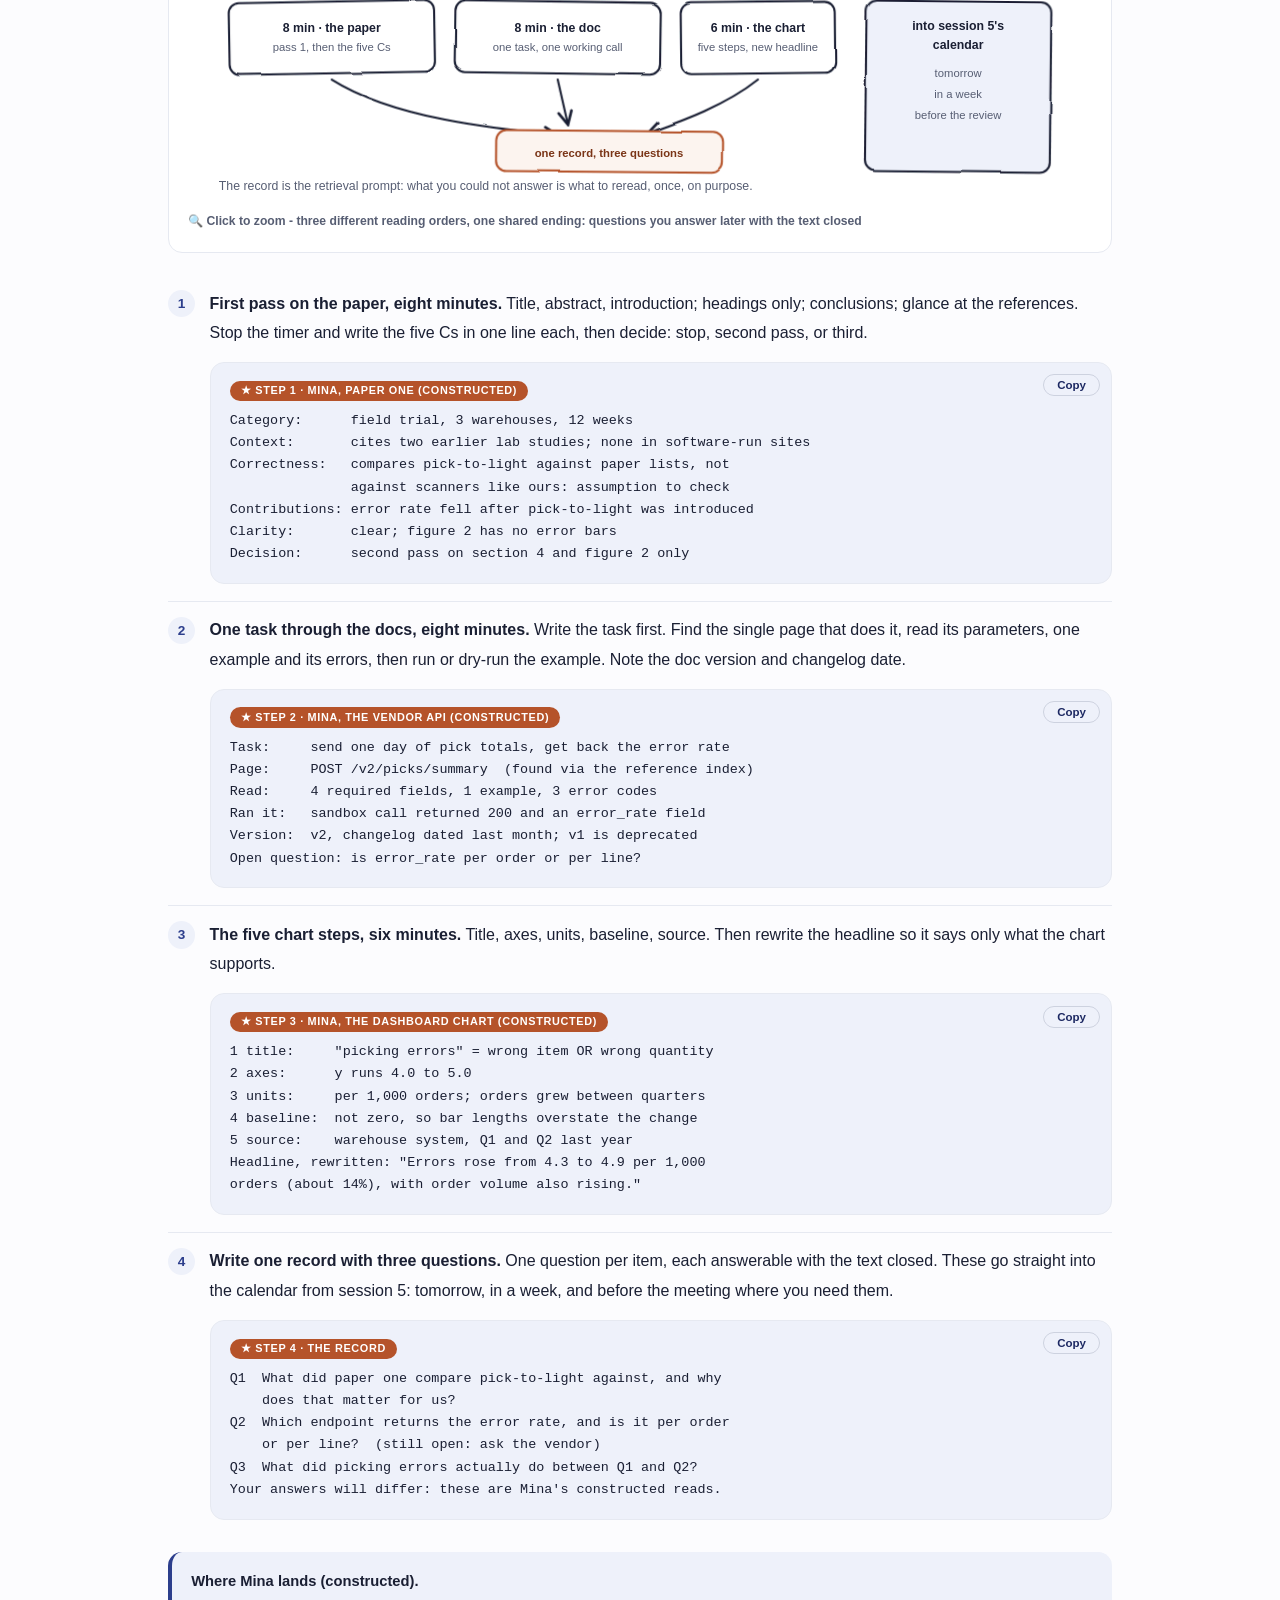
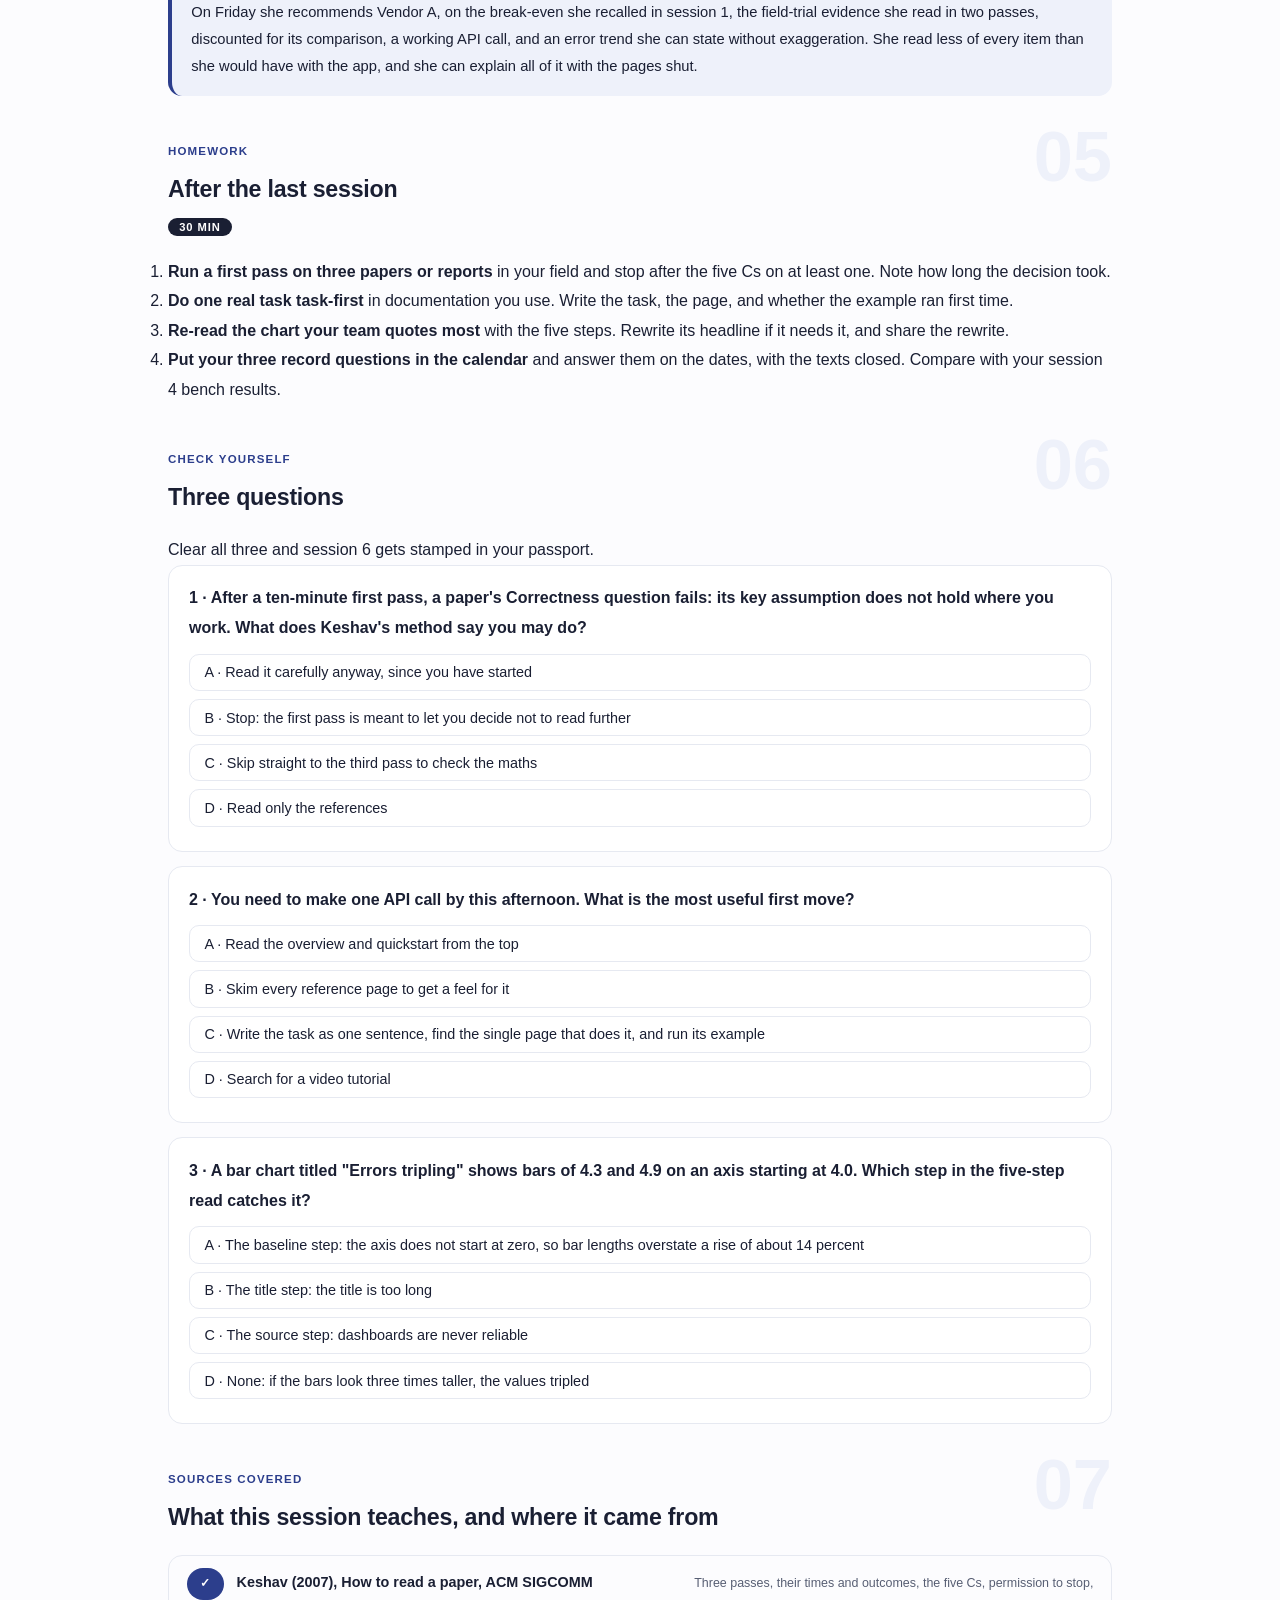
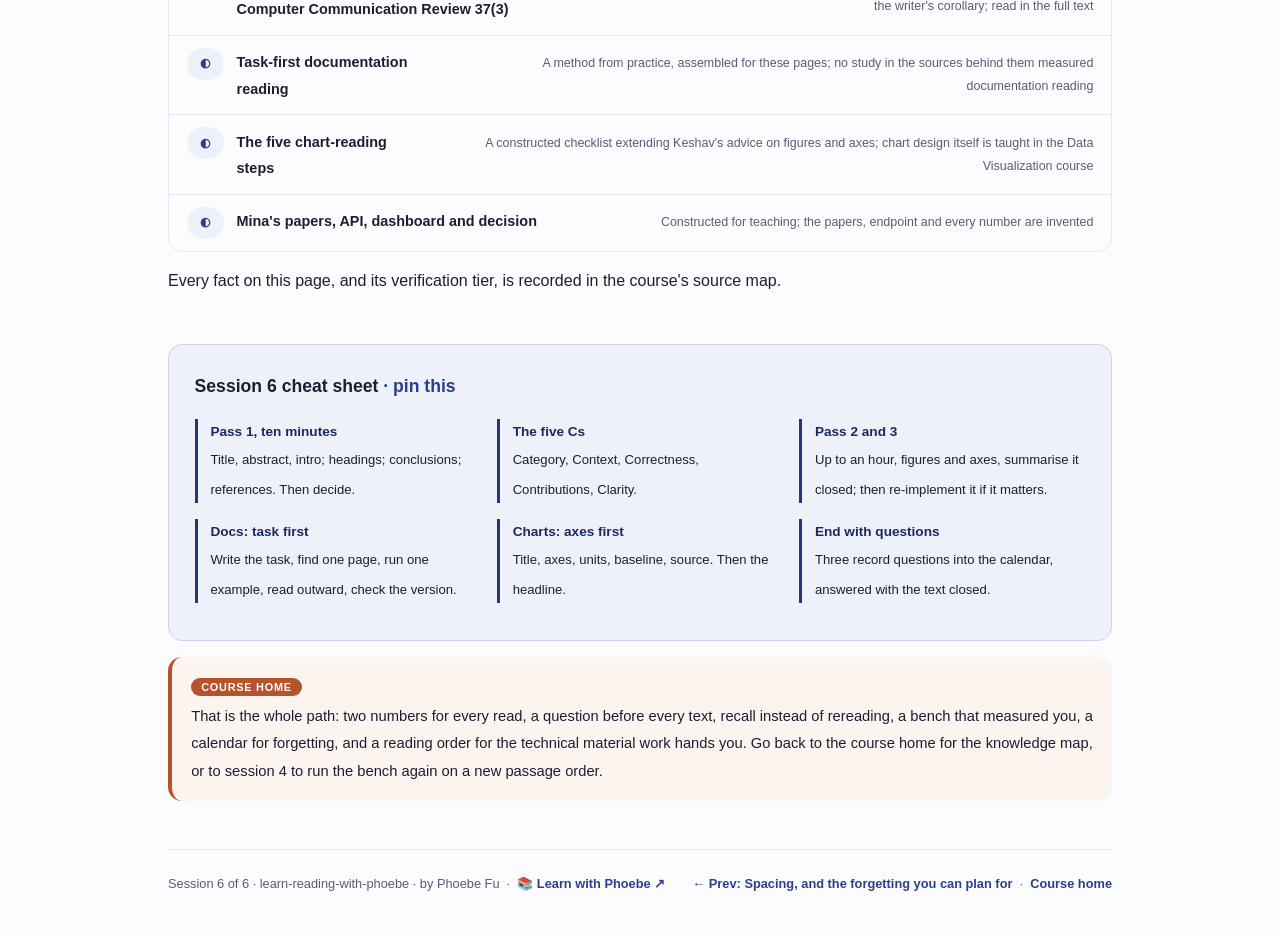
<file: courses/06-papers-docs-charts.html>
<!DOCTYPE html>
<html lang="en">
<head>
<meta charset="UTF-8">
<meta name="viewport" content="width=device-width, initial-scale=1.0">
<!-- social:start -->
<meta name="description" content="Session 6 of 6. Reading the technical material work actually hands you. Keshav's three passes and five Cs for a research paper, task-first reading for documentation, and reading a chart from its title, axes, units and baseline before believing its headline.">
<meta property="og:type" content="article">
<meta property="og:site_name" content="Learn with Phoebe">
<meta property="og:title" content="Reading a paper, a doc and a chart - learn reading with phoebe">
<meta property="og:description" content="Session 6 of 6. Three passes on a paper, task-first on a doc, axes first on a chart.">
<meta property="og:url" content="https://phoebefu6.github.io/learn-reading-with-phoebe/courses/06-papers-docs-charts.html">
<meta property="og:image" content="https://phoebefu6.github.io/learn-reading-with-phoebe/assets/og-cover.png">
<meta property="og:image:width" content="1200">
<meta property="og:image:height" content="630">
<meta name="twitter:card" content="summary_large_image">
<meta name="twitter:title" content="Reading a paper, a doc and a chart - learn reading with phoebe">
<meta name="twitter:description" content="Session 6 of 6. Technical reading in the right order: passes, tasks and axes.">
<meta name="twitter:image" content="https://phoebefu6.github.io/learn-reading-with-phoebe/assets/og-cover.png">
<!-- social:end -->
<title>Session 6 · Reading a paper, a doc and a chart - learn reading with phoebe</title>
<link rel="stylesheet" href="../assets/style.css?v=21">
</head>
<body>

<div class="toolbar">
  <div class="wrap">
    <span class="crumb"><a href="../index.html">learn-reading-with-phoebe</a> / Session 6 of 6</span>
    <button class="btn" id="toggle-all" type="button">Expand all</button>
    <button class="btn primary" id="zoom-toggle" type="button">Projector zoom: off</button>
  </div>
</div>

<header class="masthead">
  <div class="wrap">
    <div class="eyebrow">Learn Reading with Phoebe · Session 6 of 6</div>
    <h1>Reading a paper, a doc and a <span class="accent">chart</span></h1>
    <p class="sub">Technical material punishes reading from the first word to the last. A research paper hides its claim in three places and its weakness in a fourth; documentation is a reference you enter with a task, not a story you follow; a chart makes its argument before you have checked what it is measuring. Tonight is the order of operations for each: Srinivasan Keshav's three passes and five Cs for a paper, task-first reading for a doc, and title, axes, units and baseline before the headline for a chart. Mina's Friday decision gets made on all three.</p>
    <div class="chip-row">
      <span class="chip level">🟠 Deeper</span>
      <span class="chip audience">Anyone who reads reports, papers or docs for work</span>
      <span class="chip audience">One paper, one doc and one chart of your own</span>
      <span class="chip time">45 min</span>
    </div>
    <div class="agenda">
      <span class="a1" style="flex:1">0-3 · Welcome</span>
      <span class="a2" style="flex:4">3-18 · Papers, docs, charts</span>
      <span class="a3" style="flex:5">18-40 · Build-along: Mina's Friday read</span>
      <span class="a4" style="flex:1">40-45 · Q&amp;A</span>
    </div>
  </div>
</header>

<main class="wrap">

  <section class="section" id="intro">
    <div class="section-kicker">
      <span class="klabel">Part 0</span>
      <h2>Where we start</h2>
    </div>
    <p class="lede">The running case is constructed. It is Thursday. Mina has dropped her speed-reading app, triaged her pile (session 2), turned her highlights into questions (session 3) and planned her reviews (session 5). Three items are left and they are the hard kind: two research papers on picking errors in warehouses, the vendor's API documentation, and one chart from last year's order dashboard that her manager keeps quoting. Each needs a different reading order, and getting the order right is most of the work.</p>

    <div class="legend">
      <span class="pill">🎫 Clear all three quiz questions to stamp your passport</span>
      <span class="pill">Live = presented in the 45 minutes</span>
      <span class="pill">Self-study = the full depth, after class</span>
      <span class="pill">★ Build-along = read it yourself</span>
    </div>

    <div class="callout win">
      <p><strong>★ What you walk out with tonight.</strong> A ten-minute first pass that tells you whether a paper deserves an hour, five questions to answer about it before you believe it, a way into documentation that starts from what you need to do, and a five-step check that stops a chart from deciding for you.</p>
    </div>
  </section>

  <section class="section" id="part-1">
    <div class="section-kicker">
      <span class="klabel">Part 1 · covers reading a research paper</span>
      <h2>Three passes, and permission to stop after the first</h2>
      <span class="tag concept">6 min live</span>
    </div>
    <p class="lede">Keshav's two-page note "How to read a paper" (ACM SIGCOMM Computer Communication Review, 2007) makes one move: read a paper in up to three passes instead of starting at the beginning and ploughing to the end. Each pass has a purpose, a time budget and a test of whether you are done. It is inspectional against analytical reading from session 2, applied to the genre where it pays the most.</p>

    <figure class="zoomable">
      <svg viewBox="0 0 880 330" xmlns="http://www.w3.org/2000/svg" role="img" aria-label="Three passes over the same paper drawn as three rows. Pass 1, five to ten minutes: title, abstract and introduction, section headings, conclusions, a glance at the references, and an exit door marked you may stop here. Pass 2, up to an hour: the body with care, figures and their axes studied, proofs skipped, ending in a summary you could give someone else. Pass 3, four to five hours for a beginner and about an hour for an experienced reader: virtually re-implement the paper and rebuild its structure from memory.">
        <defs>
          <filter id="r6aSk" x="-3%" y="-3%" width="106%" height="106%"><feTurbulence type="fractalNoise" baseFrequency="0.02" numOctaves="2" seed="61" result="n"/><feDisplacementMap in="SourceGraphic" in2="n" scale="2.4" xChannelSelector="R" yChannelSelector="G"/></filter>
          <pattern id="r6aHc" patternUnits="userSpaceOnUse" width="7" height="7" patternTransform="rotate(-38)"><line x1="0" y1="0" x2="0" y2="7" stroke="#2C3E8C" stroke-width="1" opacity=".5"/></pattern>
          <marker id="r6aAr" viewBox="0 0 10 10" refX="9" refY="5" markerWidth="8" markerHeight="8" orient="auto"><path d="M1 1 L9 5 L1 9" fill="none" stroke="#1A1F33" stroke-width="1.6" stroke-linecap="round"/></marker>
        </defs>
        <style>
          .r6aH { font: 800 12px Inter, sans-serif; fill: #1A1F33; }
          .r6aL { font: 600 12px Inter, sans-serif; fill: #1A1F33; }
          .r6aS { font: 400 11px Inter, sans-serif; fill: #575E73; }
          .r6aB { font: 800 11px Inter, sans-serif; fill: #7A3416; }
          .r6aA { font: 700 11px Inter, sans-serif; fill: #2C3E8C; }
          .r6aN { font: 400 12px Inter, sans-serif; fill: #575E73; }
        </style>

        <text class="r6aH" x="30" y="26">ONE PAPER, THREE PASSES (KESHAV 2007)</text>

        <g filter="url(#r6aSk)" fill="none" stroke="#1A1F33" stroke-width="2" stroke-linecap="round" stroke-linejoin="round">
          <rect x="40" y="48" width="150" height="70" rx="10" transform="rotate(-1 115 83)" fill="#EEF1FA" stroke="#2C3E8C"/>
          <rect x="40" y="140" width="150" height="70" rx="10" transform="rotate(0.8 115 175)" fill="#FFFFFF"/>
          <rect x="40" y="232" width="150" height="70" rx="10" transform="rotate(-0.6 115 267)" fill="#FFFFFF"/>
          <rect x="220" y="58" width="80" height="50" rx="4" fill="url(#r6aHc)"/>
          <rect x="310" y="58" width="80" height="50" rx="4" fill="#FFFFFF"/>
          <rect x="400" y="58" width="80" height="50" rx="4" fill="url(#r6aHc)"/>
          <rect x="490" y="58" width="80" height="50" rx="4" fill="#FFFFFF"/>
          <rect x="220" y="150" width="350" height="50" rx="4" fill="#FFFFFF"/>
          <rect x="220" y="242" width="350" height="50" rx="4" fill="#2C3E8C"/>
          <path d="M580 83 L620 83" marker-end="url(#r6aAr)"/>
          <path d="M580 175 L620 175" marker-end="url(#r6aAr)"/>
          <path d="M580 267 L620 267" marker-end="url(#r6aAr)"/>
          <rect x="632" y="56" width="214" height="54" rx="10" transform="rotate(0.6 739 83)" fill="#FCF4EF" stroke="#B5532A"/>
          <rect x="632" y="148" width="214" height="54" rx="10" transform="rotate(-0.5 739 175)" fill="#FFFFFF"/>
          <rect x="632" y="240" width="214" height="54" rx="10" transform="rotate(0.4 739 267)" fill="#FFFFFF"/>
        </g>

        <text class="r6aL" x="56" y="78">Pass 1</text>
        <text class="r6aS" x="56" y="96">5 to 10 minutes</text>
        <text class="r6aL" x="56" y="170">Pass 2</text>
        <text class="r6aS" x="56" y="188">up to an hour</text>
        <text class="r6aL" x="56" y="262">Pass 3</text>
        <text class="r6aS" x="56" y="280">4-5 h new, ~1 h expert</text>
        <text class="r6aS" x="260" y="124" text-anchor="middle">title, abstract</text>
        <text class="r6aS" x="350" y="124" text-anchor="middle">headings</text>
        <text class="r6aS" x="440" y="124" text-anchor="middle">conclusions</text>
        <text class="r6aS" x="530" y="124" text-anchor="middle">references</text>
        <text class="r6aS" x="395" y="216" text-anchor="middle">body with care; figures and axes; skip proofs</text>
        <text class="r6aW" x="395" y="271" text-anchor="middle" style="font: 800 12px Inter, sans-serif; fill: #FFFFFF;">virtually re-implement it</text>
        <text class="r6aB" x="648" y="80">five Cs, then you may stop</text>
        <text class="r6aS" x="648" y="96">most readers stop here</text>
        <text class="r6aL" x="648" y="172">summarise it to someone</text>
        <text class="r6aS" x="648" y="188">with the supporting evidence</text>
        <text class="r6aL" x="648" y="264">rebuild it from memory</text>
        <text class="r6aS" x="648" y="280">and its hidden assumptions</text>

        <text class="r6aN" x="30" y="320">Times and steps from Keshav (2007); the exit after pass 1 is a decision, not a failure.</text>
      </svg>
      <figcaption>🔍 Click to zoom - the first pass is the cheapest decision in technical reading: ten minutes to know whether to spend an hour</figcaption>
    </figure>

    <details class="card" open>
      <summary><span class="mode live">Live</span>The first pass, and the five Cs<span class="mini">3 min</span><span class="caret">▶</span></summary>
      <div class="body">
        <p>The first pass takes about five to ten minutes. Read the title, abstract and introduction carefully; read the section and subsection headings and ignore everything else; read the conclusions; glance over the references and tick the ones you recognise. Then answer the five Cs: <strong>Category</strong> (what type of paper is this?), <strong>Context</strong> (which other papers is it related to?), <strong>Correctness</strong> (do the assumptions appear to be valid?), <strong>Contributions</strong> (what are its main contributions?) and <strong>Clarity</strong> (is it well written?).</p>
        <p>Keshav is explicit that you may choose not to read further after this. That is the point. He also turns it round for writers: most reviewers and readers will make only one pass, so the title, abstract, headings and conclusions have to carry the paper on their own.</p>
      </div>
    </details>

    <details class="card">
      <summary><span class="mode self">Self-study</span>The second and third passes<span class="mini">3 min</span><span class="caret">▶</span></summary>
      <div class="body">
        <p><strong>Second pass, up to an hour.</strong> Read with greater care but skip details such as proofs. Look carefully at the figures and graphs: are the axes labelled, are there error bars, would the conclusion survive a different scale? Mark references you have not read. You are done when you can summarise the main thrust, with its supporting evidence, to someone else. That last test is retrieval from session 3 again: say it with the paper closed.</p>
        <p><strong>Third pass, about four or five hours for a beginner and about an hour for an experienced reader.</strong> Keshav's key is to attempt to virtually re-implement the paper: make the same assumptions and recreate the work, which exposes both its innovations and its hidden assumptions. At the end you should be able to rebuild the paper's structure from memory. Few papers at work need this; the one your decision rests on might.</p>
      </div>
    </details>

    <div class="callout example">
      <span class="ex-pill">Real world</span>
      <p><strong>Mina's two papers (constructed).</strong> Paper two was already skipped in session 2: its abstract showed it studied manual floors with no software. Paper one gets its first pass, eight minutes. It is a field trial in three warehouses (Category), and its Correctness question raises a flag: it compares pick-to-light against paper pick lists, not against handheld scanners like Harbourline's. That one line tells her which section to read carefully and what to discount. She gives section 4 and figure 2 a second pass and leaves the rest.</p>
    </div>
  </section>

  <section class="section" id="part-2">
    <div class="section-kicker">
      <span class="klabel">Part 2 · covers reading technical documentation</span>
      <h2>Enter a doc with a task, not at page one</h2>
      <span class="tag concept">5 min live</span>
    </div>
    <p class="lede">Documentation is a reference, not an argument. Reading it from the top is the analytical reading of session 2 spent on a text that was never meant to be read that way. The working practice is to arrive with a task, find the smallest piece that does it, run it, and read outward only as far as the task needs. This is practice, not a research finding: no study in the sources behind these pages measured documentation reading, so treat the steps as a method to test on your own work.</p>

    <figure class="zoomable">
      <svg viewBox="0 0 880 300" xmlns="http://www.w3.org/2000/svg" role="img" aria-label="A documentation site drawn as a map of pages: overview, quickstart, guides, reference and changelog. Two routes cross it. The cover-to-cover route, in red, walks every page in order and ends at the task late. The task-first route starts from a written task, goes through search or the reference index straight to one endpoint page, runs one example, and only then reads the guide around it and checks the changelog for the version. The task-first route is terracotta.">
        <defs>
          <filter id="r6bSk" x="-3%" y="-3%" width="106%" height="106%"><feTurbulence type="fractalNoise" baseFrequency="0.02" numOctaves="2" seed="67" result="n"/><feDisplacementMap in="SourceGraphic" in2="n" scale="2.4" xChannelSelector="R" yChannelSelector="G"/></filter>
          <marker id="r6bAr" viewBox="0 0 10 10" refX="9" refY="5" markerWidth="8" markerHeight="8" orient="auto"><path d="M1 1 L9 5 L1 9" fill="none" stroke="#B5532A" stroke-width="1.6" stroke-linecap="round"/></marker>
          <marker id="r6bAx" viewBox="0 0 10 10" refX="9" refY="5" markerWidth="8" markerHeight="8" orient="auto"><path d="M1 1 L9 5 L1 9" fill="none" stroke="#991B1B" stroke-width="1.6" stroke-linecap="round"/></marker>
        </defs>
        <style>
          .r6bH { font: 800 12px Inter, sans-serif; fill: #1A1F33; }
          .r6bL { font: 600 12px Inter, sans-serif; fill: #1A1F33; }
          .r6bS { font: 400 11px Inter, sans-serif; fill: #575E73; }
          .r6bB { font: 800 11px Inter, sans-serif; fill: #7A3416; }
          .r6bR { font: 800 11px Inter, sans-serif; fill: #991B1B; }
          .r6bN { font: 400 12px Inter, sans-serif; fill: #575E73; }
        </style>

        <text class="r6bH" x="30" y="26">TWO WAYS THROUGH THE SAME DOCS</text>

        <g filter="url(#r6bSk)" fill="none" stroke="#1A1F33" stroke-width="2" stroke-linecap="round" stroke-linejoin="round">
          <rect x="40" y="70" width="130" height="44" rx="8" transform="rotate(-1 105 92)" fill="#FCF4EF" stroke="#B5532A"/>
          <rect x="220" y="50" width="110" height="40" rx="8" fill="#FFFFFF"/>
          <rect x="370" y="50" width="110" height="40" rx="8" fill="#FFFFFF"/>
          <rect x="520" y="50" width="110" height="40" rx="8" fill="#FFFFFF"/>
          <rect x="670" y="50" width="110" height="40" rx="8" fill="#FFFFFF"/>
          <rect x="370" y="150" width="140" height="44" rx="8" transform="rotate(0.8 440 172)" fill="#EEF1FA" stroke="#2C3E8C"/>
          <rect x="560" y="150" width="120" height="44" rx="8" transform="rotate(-0.8 620 172)" fill="#FFFFFF"/>
          <rect x="720" y="150" width="120" height="44" rx="8" transform="rotate(0.6 780 172)" fill="#FFFFFF"/>
          <path d="M334 70 L366 70 M484 70 L516 70 M634 70 L666 70" stroke="#991B1B" stroke-dasharray="5 4" marker-end="url(#r6bAx)"/>
          <path d="M175 92 C260 110 310 150 364 168" stroke="#B5532A" stroke-width="2.5" marker-end="url(#r6bAr)"/>
          <path d="M514 172 L554 172" stroke="#B5532A" stroke-width="2.5" marker-end="url(#r6bAr)"/>
          <path d="M684 172 L714 172" stroke="#B5532A" stroke-width="2.5" marker-end="url(#r6bAr)"/>
        </g>

        <text class="r6bL" x="105" y="88" text-anchor="middle">the task,</text>
        <text class="r6bS" x="105" y="104" text-anchor="middle">written first</text>
        <text class="r6bS" x="275" y="74" text-anchor="middle">overview</text>
        <text class="r6bS" x="425" y="74" text-anchor="middle">quickstart</text>
        <text class="r6bS" x="575" y="74" text-anchor="middle">guides</text>
        <text class="r6bS" x="725" y="74" text-anchor="middle">reference A-Z</text>
        <text class="r6bR" x="500" y="118" text-anchor="middle">cover to cover: the task comes last</text>
        <text class="r6bL" x="440" y="168" text-anchor="middle">one endpoint page</text>
        <text class="r6bS" x="440" y="184" text-anchor="middle">via search or index</text>
        <text class="r6bL" x="620" y="168" text-anchor="middle">run one example</text>
        <text class="r6bS" x="620" y="184" text-anchor="middle">see it work</text>
        <text class="r6bL" x="780" y="168" text-anchor="middle">read outward</text>
        <text class="r6bS" x="780" y="184" text-anchor="middle">guide, changelog</text>
        <text class="r6bB" x="230" y="226">task first: the doc answers one question at a time</text>

        <text class="r6bN" x="30" y="272">A method from practice, labelled as one. Docs change: check the version and changelog date first.</text>
      </svg>
      <figcaption>🔍 Click to zoom - the terracotta route reads less and runs sooner, and running is the comprehension check docs allow</figcaption>
    </figure>

    <details class="card">
      <summary><span class="mode live">Live</span>Four steps into any doc<span class="mini">3 min</span><span class="caret">▶</span></summary>
      <div class="body">
        <p><strong>1 · Write the task as a sentence.</strong> "Send yesterday's pick totals to the vendor's API and read back the error rate" is a task; "learn the API" is not. <strong>2 · Find the one page that does it,</strong> through search or the reference index, and read only its parameters, one example and its error cases. <strong>3 · Run the example,</strong> because a call that works is the comprehension check documentation allows, the equivalent of answering with the book shut. <strong>4 · Read outward</strong> to the conceptual guide around that page only when something surprises you, and check the version and changelog date before trusting a detail.</p>
        <p>The step most people skip is the first. Without a written task, the quickstart becomes the beginning of a cover-to-cover read, and an hour later you know the overview well and cannot make one call.</p>
      </div>
    </details>

    <details class="card">
      <summary><span class="mode self">Self-study</span>When to read a doc the long way<span class="mini">2 min</span><span class="caret">▶</span></summary>
      <div class="body">
        <p>Task-first reading leaves gaps on purpose. When you will own a system for months, a slower analytical read of the conceptual guides once, early, pays back: it gives you the vocabulary that makes every later task-first search faster, which is session 1's point about knowledge speeding up reading. Turn what you learn into recall prompts and schedule them as in session 5; a doc you will use in three weeks is the clearest case for a spaced review.</p>
      </div>
    </details>
  </section>

  <section class="section" id="part-3">
    <div class="section-kicker">
      <span class="klabel">Part 3 · covers reading a chart before believing it</span>
      <h2>Title, axes, units, baseline, source, and only then the headline</h2>
      <span class="tag concept">5 min live</span>
    </div>
    <p class="lede">A chart is read in a second and argued with for a week. Keshav's second pass already says to look carefully at figures, labels and error bars. The same order works for any chart someone hands you: read what it claims to measure before what it seems to show. Designing a chart that cannot mislead is a different skill and lives in the <a href="https://phoebefu6.github.io/learn-dataviz-with-phoebe/">Data Visualization course ↗</a>; here the job is reading one.</p>

    <figure class="zoomable">
      <svg viewBox="0 0 880 320" xmlns="http://www.w3.org/2000/svg" role="img" aria-label="A constructed bar chart of picking errors per 1,000 orders, two bars, with a vertical axis that starts at 4.0 rather than zero, so a small difference looks like a tripling. Five numbered reading steps are pinned around it: 1 title and what is counted, 2 axes and their range, 3 units and the denominator, 4 the baseline, here not zero, 5 the source and period. The baseline step is terracotta. A small inset redraws the same two values from zero, where the bars look close.">
        <defs>
          <filter id="r6cSk" x="-3%" y="-3%" width="106%" height="106%"><feTurbulence type="fractalNoise" baseFrequency="0.02" numOctaves="2" seed="71" result="n"/><feDisplacementMap in="SourceGraphic" in2="n" scale="2.4" xChannelSelector="R" yChannelSelector="G"/></filter>
          <pattern id="r6cHc" patternUnits="userSpaceOnUse" width="7" height="7" patternTransform="rotate(-38)"><line x1="0" y1="0" x2="0" y2="7" stroke="#2C3E8C" stroke-width="1" opacity=".5"/></pattern>
        </defs>
        <style>
          .r6cH { font: 800 12px Inter, sans-serif; fill: #1A1F33; }
          .r6cL { font: 600 12px Inter, sans-serif; fill: #1A1F33; }
          .r6cS { font: 400 11px Inter, sans-serif; fill: #575E73; }
          .r6cB { font: 800 11px Inter, sans-serif; fill: #7A3416; }
          .r6cA { font: 700 11px Inter, sans-serif; fill: #2C3E8C; }
          .r6cN { font: 400 12px Inter, sans-serif; fill: #575E73; }
        </style>

        <text class="r6cH" x="30" y="26">READ THE CHART IN THIS ORDER (CONSTRUCTED EXAMPLE)</text>

        <g filter="url(#r6cSk)" fill="none" stroke="#1A1F33" stroke-width="2" stroke-linecap="round" stroke-linejoin="round">
          <rect x="60" y="44" width="440" height="236" rx="10" transform="rotate(-0.3 280 162)" fill="#FFFFFF"/>
          <path d="M130 250 L460 250"/>
          <path d="M130 250 L130 90"/>
          <rect x="190" y="202" width="80" height="48" fill="url(#r6cHc)" stroke="#2C3E8C"/>
          <rect x="320" y="106" width="80" height="144" fill="#2C3E8C"/>
          <path d="M122 250 L138 250 M122 170 L138 170 M122 90 L138 90"/>
          <rect x="560" y="172" width="270" height="108" rx="10" transform="rotate(0.5 695 226)" fill="#EEF1FA"/>
          <path d="M600 262 L800 262"/>
          <rect x="640" y="213" width="50" height="49" fill="url(#r6cHc)" stroke="#2C3E8C"/>
          <rect x="720" y="206" width="50" height="56" fill="#2C3E8C"/>
          <circle cx="545" cy="60" r="11" fill="#FFFFFF"/>
          <circle cx="545" cy="88" r="11" fill="#FFFFFF"/>
          <circle cx="545" cy="116" r="11" fill="#FFFFFF"/>
          <circle cx="545" cy="144" r="11" fill="#FCF4EF" stroke="#B5532A"/>
          <circle cx="40" cy="300" r="11" fill="#FFFFFF"/>
        </g>

        <text class="r6cL" x="80" y="62">Picking errors are TRIPLING</text>
        <text class="r6cS" x="80" y="77">errors per 1,000 orders, two quarters</text>
        <text class="r6cS" x="116" y="254" text-anchor="end">4.0</text>
        <text class="r6cS" x="116" y="174" text-anchor="end">4.5</text>
        <text class="r6cS" x="116" y="94" text-anchor="end">5.0</text>
        <text class="r6cS" x="230" y="268" text-anchor="middle">Q1: 4.3</text>
        <text class="r6cS" x="360" y="268" text-anchor="middle">Q2: 4.9</text>
        <text class="r6cL" x="545" y="64" text-anchor="middle">1</text>
        <text class="r6cL" x="545" y="92" text-anchor="middle">2</text>
        <text class="r6cL" x="545" y="120" text-anchor="middle">3</text>
        <text class="r6cB" x="545" y="148" text-anchor="middle">4</text>
        <text class="r6cL" x="40" y="304" text-anchor="middle">5</text>
        <text class="r6cS" x="566" y="64">title: what is counted?</text>
        <text class="r6cS" x="566" y="92">axes: what range is drawn?</text>
        <text class="r6cS" x="566" y="120">units: per what? 1,000 orders</text>
        <text class="r6cB" x="566" y="148">baseline: starts at 4.0, not 0</text>
        <text class="r6cS" x="58" y="304">source and period: whose data, which dates?</text>
        <text class="r6cA" x="695" y="196" text-anchor="middle">same two values from zero</text>

        <text class="r6cN" x="560" y="304">4.3 to 4.9 is up 14%, not threefold.</text>
      </svg>
      <figcaption>🔍 Click to zoom - the headline was written about the bars; step 4 is where you find out the bars were drawn from 4.0</figcaption>
    </figure>

    <details class="card">
      <summary><span class="mode live">Live</span>Five reading steps for any chart<span class="mini">3 min</span><span class="caret">▶</span></summary>
      <div class="body">
        <p>Read in this order, out loud if it helps. <strong>1 · Title:</strong> what exactly is being counted? "Picking errors" could mean wrong items, wrong quantities or both. <strong>2 · Axes:</strong> what range is drawn, and is anything cut off? <strong>3 · Units and denominator:</strong> per 1,000 orders, per shift, per picker? A rate and a count tell different stories when volume changes. <strong>4 · Baseline:</strong> does a bar chart start at zero? If not, bar lengths no longer compare values. <strong>5 · Source and period:</strong> whose data, which dates, and what changed in between? Only then read the headline, and check it against what you now know.</p>
        <p>The five steps are a constructed checklist assembled for these pages, not a published standard. They are the chart version of Keshav's second-pass advice to look at axes and error bars, and of session 2's question before reading: here the question is "what would this chart have to show for the headline to be true?"</p>
      </div>
    </details>

    <details class="card">
      <summary><span class="mode self">Self-study</span>Dashboards, and the chart you see every week<span class="mini">2 min</span><span class="caret">▶</span></summary>
      <div class="body">
        <p>A dashboard chart is the opposite of a paper: you see it so often that it stops being read at all, which is session 3's fluency trap again. Once a quarter, run the five steps on the chart your team quotes most, as if you had never seen it. The units, filters and dates are where dashboards drift, because someone changed a definition and the picture stayed the same.</p>
      </div>
    </details>

    <div class="callout example">
      <span class="ex-pill">Real world</span>
      <p><strong>Mina's manager's chart (constructed).</strong> The dashboard headline says picking errors are tripling. Step 4 finds an axis starting at 4.0; steps 3 and 5 find the rate went from 4.3 to 4.9 per 1,000 orders between two quarters, while volume grew. A rise of about 14 percent is still worth a question for the vendors, and a very different question from "tripling".</p>
    </div>
  </section>

  <section class="section" id="demo-1">
    <div class="section-kicker">
      <span class="klabel">Build-along</span>
      <h2>Mina's Friday read: a paper, a doc and a chart</h2>
      <span class="tag demo">★ 22 min · everyone builds</span>
    </div>
    <p class="lede">Bring one paper (or long report), one piece of documentation and one chart from your own work. If you have none, any open-access research paper, any public API's docs and any chart from a news site will do. Mina's constructed versions are in the boxes. You will leave with a one-page reading record for each.</p>

    <figure class="zoomable">
      <svg viewBox="0 0 880 250" xmlns="http://www.w3.org/2000/svg" role="img" aria-label="Twenty-two minutes split into three timed blocks: eight minutes for a first pass on the paper ending in the five Cs, eight minutes for one task through the docs ending in one working example, six minutes for the five chart steps ending in a rewritten headline. All three feed one record card with three retrieval questions for session 5's calendar.">
        <defs>
          <filter id="r6dSk" x="-3%" y="-3%" width="106%" height="106%"><feTurbulence type="fractalNoise" baseFrequency="0.02" numOctaves="2" seed="73" result="n"/><feDisplacementMap in="SourceGraphic" in2="n" scale="2.4" xChannelSelector="R" yChannelSelector="G"/></filter>
          <marker id="r6dAr" viewBox="0 0 10 10" refX="9" refY="5" markerWidth="8" markerHeight="8" orient="auto"><path d="M1 1 L9 5 L1 9" fill="none" stroke="#1A1F33" stroke-width="1.6" stroke-linecap="round"/></marker>
        </defs>
        <style>
          .r6dH { font: 800 12px Inter, sans-serif; fill: #1A1F33; }
          .r6dL { font: 600 12px Inter, sans-serif; fill: #1A1F33; }
          .r6dS { font: 400 11px Inter, sans-serif; fill: #575E73; }
          .r6dB { font: 800 11px Inter, sans-serif; fill: #7A3416; }
          .r6dN { font: 400 12px Inter, sans-serif; fill: #575E73; }
        </style>

        <text class="r6dH" x="30" y="26">22 MINUTES, THREE READS, ONE RECORD</text>

        <g filter="url(#r6dSk)" fill="none" stroke="#1A1F33" stroke-width="2" stroke-linecap="round" stroke-linejoin="round">
          <rect x="40" y="56" width="200" height="70" rx="10" transform="rotate(-1 140 91)" fill="#FFFFFF"/>
          <rect x="260" y="56" width="200" height="70" rx="10" transform="rotate(0.8 360 91)" fill="#FFFFFF"/>
          <rect x="480" y="56" width="150" height="70" rx="10" transform="rotate(-0.6 555 91)" fill="#FFFFFF"/>
          <path d="M140 132 C200 170 300 180 360 186" marker-end="url(#r6dAr)"/>
          <path d="M360 132 L370 176" marker-end="url(#r6dAr)"/>
          <path d="M555 132 C520 160 470 176 448 184" marker-end="url(#r6dAr)"/>
          <rect x="300" y="182" width="220" height="40" rx="10" transform="rotate(0.5 410 202)" fill="#FCF4EF" stroke="#B5532A"/>
          <rect x="660" y="56" width="180" height="166" rx="10" transform="rotate(0.6 750 139)" fill="#EEF1FA"/>
        </g>

        <text class="r6dL" x="140" y="86" text-anchor="middle">8 min · the paper</text>
        <text class="r6dS" x="140" y="104" text-anchor="middle">pass 1, then the five Cs</text>
        <text class="r6dL" x="360" y="86" text-anchor="middle">8 min · the doc</text>
        <text class="r6dS" x="360" y="104" text-anchor="middle">one task, one working call</text>
        <text class="r6dL" x="555" y="86" text-anchor="middle">6 min · the chart</text>
        <text class="r6dS" x="555" y="104" text-anchor="middle">five steps, new headline</text>
        <text class="r6dB" x="410" y="207" text-anchor="middle">one record, three questions</text>
        <text class="r6dL" x="750" y="84" text-anchor="middle">into session 5's</text>
        <text class="r6dL" x="750" y="102" text-anchor="middle">calendar</text>
        <text class="r6dS" x="750" y="130" text-anchor="middle">tomorrow</text>
        <text class="r6dS" x="750" y="150" text-anchor="middle">in a week</text>
        <text class="r6dS" x="750" y="170" text-anchor="middle">before the review</text>

        <text class="r6dN" x="30" y="240">The record is the retrieval prompt: what you could not answer is what to reread, once, on purpose.</text>
      </svg>
      <figcaption>🔍 Click to zoom - three different reading orders, one shared ending: questions you answer later with the text closed</figcaption>
    </figure>

    <div class="steps">
      <div class="step">
        <p><strong>First pass on the paper, eight minutes.</strong> Title, abstract, introduction; headings only; conclusions; glance at the references. Stop the timer and write the five Cs in one line each, then decide: stop, second pass, or third.</p>
        <div class="prompt-box good"><span class="label">★ Step 1 · Mina, paper one (constructed)</span>Category:      field trial, 3 warehouses, 12 weeks
Context:       cites two earlier lab studies; none in software-run sites
Correctness:   compares pick-to-light against paper lists, not
               against scanners like ours: assumption to check
Contributions: error rate fell after pick-to-light was introduced
Clarity:       clear; figure 2 has no error bars
Decision:      second pass on section 4 and figure 2 only</div>
      </div>
      <div class="step">
        <p><strong>One task through the docs, eight minutes.</strong> Write the task first. Find the single page that does it, read its parameters, one example and its errors, then run or dry-run the example. Note the doc version and changelog date.</p>
        <div class="prompt-box good"><span class="label">★ Step 2 · Mina, the vendor API (constructed)</span>Task:     send one day of pick totals, get back the error rate
Page:     POST /v2/picks/summary  (found via the reference index)
Read:     4 required fields, 1 example, 3 error codes
Ran it:   sandbox call returned 200 and an error_rate field
Version:  v2, changelog dated last month; v1 is deprecated
Open question: is error_rate per order or per line?</div>
      </div>
      <div class="step">
        <p><strong>The five chart steps, six minutes.</strong> Title, axes, units, baseline, source. Then rewrite the headline so it says only what the chart supports.</p>
        <div class="prompt-box good"><span class="label">★ Step 3 · Mina, the dashboard chart (constructed)</span>1 title:     "picking errors" = wrong item OR wrong quantity
2 axes:      y runs 4.0 to 5.0
3 units:     per 1,000 orders; orders grew between quarters
4 baseline:  not zero, so bar lengths overstate the change
5 source:    warehouse system, Q1 and Q2 last year
Headline, rewritten: "Errors rose from 4.3 to 4.9 per 1,000
orders (about 14%), with order volume also rising."</div>
      </div>
      <div class="step">
        <p><strong>Write one record with three questions.</strong> One question per item, each answerable with the text closed. These go straight into the calendar from session 5: tomorrow, in a week, and before the meeting where you need them.</p>
        <div class="prompt-box good"><span class="label">★ Step 4 · the record</span>Q1  What did paper one compare pick-to-light against, and why
    does that matter for us?
Q2  Which endpoint returns the error rate, and is it per order
    or per line?  (still open: ask the vendor)
Q3  What did picking errors actually do between Q1 and Q2?
Your answers will differ: these are Mina's constructed reads.</div>
      </div>
    </div>

    <div class="callout tip">
      <p><strong>Where Mina lands (constructed).</strong> On Friday she recommends Vendor A, on the break-even she recalled in session 1, the field-trial evidence she read in two passes, discounted for its comparison, a working API call, and an error trend she can state without exaggeration. She read less of every item than she would have with the app, and she can explain all of it with the pages shut.</p>
    </div>
  </section>

  <section class="section" id="exercise">
    <div class="section-kicker">
      <span class="klabel">Homework</span>
      <h2>After the last session</h2>
      <span class="tag exercise">30 min</span>
    </div>
    <ol>
      <li><strong>Run a first pass on three papers or reports</strong> in your field and stop after the five Cs on at least one. Note how long the decision took.</li>
      <li><strong>Do one real task task-first</strong> in documentation you use. Write the task, the page, and whether the example ran first time.</li>
      <li><strong>Re-read the chart your team quotes most</strong> with the five steps. Rewrite its headline if it needs it, and share the rewrite.</li>
      <li><strong>Put your three record questions in the calendar</strong> and answer them on the dates, with the texts closed. Compare with your session 4 bench results.</li>
    </ol>
  </section>

  <section class="section" id="quiz">
    <div class="section-kicker">
      <span class="klabel">Check yourself</span>
      <h2>Three questions</h2>
    </div>
    <p>Clear all three and session 6 gets stamped in your passport.</p>

    <div class="quiz-q" data-answer="1">
      <p class="qtext">1 · After a ten-minute first pass, a paper's Correctness question fails: its key assumption does not hold where you work. What does Keshav's method say you may do?</p>
      <button class="qopt" type="button">A · Read it carefully anyway, since you have started</button>
      <button class="qopt" type="button">B · Stop: the first pass is meant to let you decide not to read further</button>
      <button class="qopt" type="button">C · Skip straight to the third pass to check the maths</button>
      <button class="qopt" type="button">D · Read only the references</button>
      <p class="qwhy">Keshav says that after the first pass you may choose not to read further. The five Cs exist to make that decision in minutes. A spends an hour on a paper you have already judged unsuitable; C spends four.</p>
    </div>

    <div class="quiz-q" data-answer="2">
      <p class="qtext">2 · You need to make one API call by this afternoon. What is the most useful first move?</p>
      <button class="qopt" type="button">A · Read the overview and quickstart from the top</button>
      <button class="qopt" type="button">B · Skim every reference page to get a feel for it</button>
      <button class="qopt" type="button">C · Write the task as one sentence, find the single page that does it, and run its example</button>
      <button class="qopt" type="button">D · Search for a video tutorial</button>
      <p class="qwhy">Documentation is a reference: a written task tells you which page matters, and a call that runs is the comprehension check. This is labelled practice, not a research result. Reading from the top is analytical reading spent on a text that was never meant to be read that way.</p>
    </div>

    <div class="quiz-q" data-answer="0">
      <p class="qtext">3 · A bar chart titled "Errors tripling" shows bars of 4.3 and 4.9 on an axis starting at 4.0. Which step in the five-step read catches it?</p>
      <button class="qopt" type="button">A · The baseline step: the axis does not start at zero, so bar lengths overstate a rise of about 14 percent</button>
      <button class="qopt" type="button">B · The title step: the title is too long</button>
      <button class="qopt" type="button">C · The source step: dashboards are never reliable</button>
      <button class="qopt" type="button">D · None: if the bars look three times taller, the values tripled</button>
      <p class="qwhy">From a 4.0 baseline the bars are 0.3 and 0.9 tall, three times apart, while the values are 4.3 and 4.9. Units and source still matter: the rate is per 1,000 orders and volume rose. C overcorrects; the data can be fine and the drawing misleading.</p>
    </div>

    <p class="quiz-score"></p>
  </section>

  <section class="section" id="official">
    <div class="section-kicker">
      <span class="klabel">Sources covered</span>
      <h2>What this session teaches, and where it came from</h2>
    </div>
    <div class="covered">
      <div class="covered-row"><span class="status pill solid">✓</span><span class="name">Keshav (2007), How to read a paper, ACM SIGCOMM Computer Communication Review 37(3)</span><span class="note">Three passes, their times and outcomes, the five Cs, permission to stop, the writer's corollary; read in the full text</span></div>
      <div class="covered-row"><span class="status pill light">◐</span><span class="name">Task-first documentation reading</span><span class="note">A method from practice, assembled for these pages; no study in the sources behind them measured documentation reading</span></div>
      <div class="covered-row"><span class="status pill light">◐</span><span class="name">The five chart-reading steps</span><span class="note">A constructed checklist extending Keshav's advice on figures and axes; chart design itself is taught in the Data Visualization course</span></div>
      <div class="covered-row"><span class="status pill light">◐</span><span class="name">Mina's papers, API, dashboard and decision</span><span class="note">Constructed for teaching; the papers, endpoint and every number are invented</span></div>
    </div>
    <p class="mono" style="margin-top:14px">Every fact on this page, and its verification tier, is recorded in the course's source map.</p>
  </section>

  <section class="cheat" id="cheatsheet">
    <h3>Session 6 cheat sheet <span>· pin this</span></h3>
    <div class="grid-2">
      <div class="cheat-item"><b>Pass 1, ten minutes</b><span>Title, abstract, intro; headings; conclusions; references. Then decide.</span></div>
      <div class="cheat-item"><b>The five Cs</b><span>Category, Context, Correctness, Contributions, Clarity.</span></div>
      <div class="cheat-item"><b>Pass 2 and 3</b><span>Up to an hour, figures and axes, summarise it closed; then re-implement it if it matters.</span></div>
      <div class="cheat-item"><b>Docs: task first</b><span>Write the task, find one page, run one example, read outward, check the version.</span></div>
      <div class="cheat-item"><b>Charts: axes first</b><span>Title, axes, units, baseline, source. Then the headline.</span></div>
      <div class="cheat-item"><b>End with questions</b><span>Three record questions into the calendar, answered with the text closed.</span></div>
    </div>
  </section>

  <div class="callout next">
    <span class="nx-pill">Course home</span>
    <p>That is the whole path: two numbers for every read, a question before every text, recall instead of rereading, a bench that measured you, a calendar for forgetting, and a reading order for the technical material work hands you. Go back to the course home for the knowledge map, or to session 4 to run the bench again on a new passage order.</p>
  </div>

  <footer class="pagefoot">
    <span>Session 6 of 6 · learn-reading-with-phoebe · by Phoebe Fu &nbsp;·&nbsp; 📚 <a href="https://phoebefu6.github.io/learn-with-phoebe/">Learn with Phoebe ↗</a></span>
    <span><a href="05-spacing-and-forgetting.html">← Prev: Spacing, and the forgetting you can plan for</a> &nbsp;·&nbsp; <a href="../index.html">Course home</a></span>
  </footer>

</main>

<script src="../assets/app.js?v=19"></script>
</body>
</html>
</file>
<file: assets/style.css>
/* learn-reading-with-phoebe - editorial bold design system
   Accent: ink blue #2C3E8C · Deep #1C2862 · Mid #24357A · Contrast: terracotta #B5532A
   (CSS var names still read --indigo/--amber; they hold ink blue and terracotta.)
   Light surfaces only: the code box and the lightbox scrim are light tints. */

:root {
  --indigo: #2C3E8C;
  --indigo-deep: #1C2862;
  --indigo-mid: #24357A;
  --indigo-soft: #CBD3EF;
  --indigo-50: #EEF1FA;
  --ink: #1A1F33;
  --muted: #575E73;
  --faint: #CDD2DF;
  --hairline: #E6E9F1;
  --clay: #B5532A;
  --clay-ink: #7A3416;
  --amber: #B5532A;
  --amber-ink: #7A3416;
  --amber-50: #FCF4EF;
  --paper: #FCFCFE;
  --code-bg: #EEF1FA;
  --code-ink: #1A1F33;
  --scrim-rgb: 252,252,254;
  --shadow-rgb: 44,62,140;
  --radius: 14px;
}

* { margin: 0; padding: 0; box-sizing: border-box; }

html { font-size: 16px; scroll-behavior: smooth; }
html.zoom-125 { font-size: 20px; }
html.zoom-150 { font-size: 24px; }

body {
  font-family: "Inter", -apple-system, BlinkMacSystemFont, "Segoe UI", Roboto, sans-serif;
  background: var(--paper);
  color: var(--ink);
  line-height: 1.85;
  font-feature-settings: "tnum";
}

.wrap { max-width: 62rem; margin: 0 auto; padding: 0 1.5rem; }

/* ---------- header band ---------- */
.masthead {
  background: var(--indigo);
  color: #fff;
  padding: 2.5rem 0 2.25rem;
}
.masthead .eyebrow {
  font-size: .75rem;
  letter-spacing: .18em;
  text-transform: uppercase;
  opacity: 1;
  font-weight: 600;
}
.masthead h1 {
  font-size: 2.1rem;
  line-height: 1.15;
  font-weight: 800;
  margin: .5rem 0 .75rem;
  letter-spacing: -.02em;
}
.masthead h1 .accent { color: inherit; }
.masthead .sub { font-size: 1.05rem; opacity: 1; max-width: 44rem; }

.chip-row { display: flex; flex-wrap: wrap; gap: .5rem; margin-top: 1.1rem; }
.chip {
  display: inline-flex;
  align-items: center;
  gap: .35rem;
  border-radius: 999px;
  padding: .25rem .8rem;
  font-size: .78rem;
  font-weight: 600;
  white-space: nowrap;
}
.chip.level { background: #fff; color: var(--indigo); }
.chip.audience { background: rgba(255,255,255,.08); color: #fff; border: 1px solid rgba(255,255,255,.35); }
.chip.time { background: var(--ink); color: #fff; font-variant-numeric: tabular-nums; }


/* ---------- agenda band ----------
   Recovered 2026-09-02. These six repos were scaffolded from a stylesheet that had
   lost this block, so .agenda rendered as run-on inline text ~700px tall inside the
   masthead. 87 of 93 repos carry it; these were the exception, and they were also the
   six the estate sweep could not see. See course-builder/references/field-notes.md.

   .a3 does NOT reuse the donor's `color: var(--amber-ink)`: that pair falls below
   4.5:1 against --amber in all six palettes, which is the same failure the sweep
   flags on the wellbeing courses. The literal below is the darkest tone of this
   repo's own amber-ink that clears 4.5:1, so the band stays bright. Recompute it if
   --amber changes. */
.agenda {
  display: flex;
  border-radius: 999px;
  overflow: hidden;
  margin: 1.4rem 0 0;
  font-size: .72rem;
  font-weight: 600;
  text-align: center;
  color: #fff;
}
.agenda span { padding: .45rem .3rem; white-space: nowrap; overflow: hidden; text-overflow: ellipsis; }
.agenda .a1 { background: var(--indigo-deep); }
.agenda .a2 { background: var(--indigo-mid); }
.agenda .a3 { background: var(--amber); color: #FFFFFF; }
.agenda .a4 { background: var(--indigo-soft); color: var(--ink); }

/* ---------- toolbar ---------- */
.toolbar {
  position: sticky;
  top: 0;
  z-index: 40;
  background: rgba(255,255,255,.94);
  backdrop-filter: blur(6px);
  border-bottom: 1px solid var(--hairline);
  padding: .55rem 0;
}
.toolbar .wrap { display: flex; align-items: center; gap: .5rem; flex-wrap: nowrap; }
.toolbar .crumb { font-size: .8rem; color: var(--muted); font-weight: 600; margin-right: auto; min-width: 0; white-space: nowrap; overflow: hidden; text-overflow: ellipsis; }
.toolbar .btn { white-space: nowrap; flex: none; padding: .38rem .8rem; font-size: .78rem; line-height: 1.2; }
.toolbar .crumb a { color: var(--indigo); text-decoration: none; }
.btn {
  border: 1px solid var(--hairline);
  background: #fff;
  color: var(--ink);
  border-radius: 999px;
  padding: .35rem .9rem;
  font-size: .78rem;
  font-weight: 600;
  cursor: pointer;
  font-family: inherit;
  transition: all .15s ease;
}
.btn:hover { border-color: var(--indigo); color: var(--indigo); }
.btn.primary { background: var(--indigo); border-color: var(--indigo); color: #fff; }
.btn.primary:hover { background: var(--indigo-deep); }

/* ---------- sections ---------- */
main { padding: 2.5rem 0 4rem; }

.section { margin-bottom: 2.8rem; }
.section-kicker { margin-bottom: 1rem; }
.section-kicker .klabel {
  display: block;
  font-size: .72rem;
  text-transform: uppercase;
  letter-spacing: .1em;
  color: var(--indigo);
  font-weight: 700;
  margin-bottom: .35rem;
}
.section-kicker h2 {
  font-size: 1.45rem;
  font-weight: 800;
  letter-spacing: -.01em;
  display: flex;
  align-items: center;
  gap: .7rem;
  flex-wrap: wrap;
}
.section-kicker .tag {
  border-radius: 999px;
  padding: .18rem .7rem;
  font-size: .7rem;
  font-weight: 700;
  text-transform: uppercase;
  letter-spacing: .08em;
}
.tag.concept { background: var(--indigo-50); color: var(--indigo); }
.tag.demo { background: var(--amber-50); color: var(--amber-ink); }
.tag.exercise { background: var(--ink); color: #fff; }

.lede { color: var(--muted); max-width: 46rem; margin-bottom: 1.4rem; line-height: 1.8; }

/* live vs self-study markers on cards */
.mode {
  font-size: .64rem;
  font-weight: 700;
  text-transform: uppercase;
  letter-spacing: .07em;
  padding: .14rem .6rem;
  border-radius: 999px;
  flex: none;
}
.mode.live { background: var(--indigo); color: #fff; }
.mode.self { background: #fff; color: var(--muted); border: 1px solid var(--hairline); }

/* ---------- accordions ---------- */
details.card {
  border: 1px solid var(--hairline);
  border-radius: var(--radius);
  margin-bottom: .8rem;
  overflow: hidden;
  background: #fff;
}
details.card[open] { border-color: var(--indigo-soft); box-shadow: 0 8px 28px rgba(var(--shadow-rgb),.08); }
details.card summary {
  list-style: none;
  cursor: pointer;
  padding: 1rem 1.25rem;
  display: flex;
  align-items: center;
  gap: .75rem;
  font-weight: 700;
  font-size: 1.02rem;
  user-select: none;
}
details.card summary::-webkit-details-marker { display: none; }
details.card summary .dot {
  width: .6rem; height: .6rem;
  border-radius: 999px;
  background: var(--indigo);
  flex: none;
}
details.card summary .mini { margin-left: auto; font-size: .72rem; color: var(--muted); font-weight: 600; white-space: nowrap; }
details.card summary .caret { transition: transform .2s ease; color: var(--indigo); font-size: .8rem; }
details.card[open] summary .caret { transform: rotate(90deg); }
details.card .body { padding: 0 1.25rem 1.4rem; border-top: 1px solid var(--hairline); padding-top: 1.15rem; }
details.card .body p { margin-bottom: 1.05rem; max-width: 48rem; }
details.card .body p:last-child { margin-bottom: 0; }
details.card .body ul, details.card .body ol { margin: 0 0 1.1rem 1.2rem; max-width: 47rem; }
details.card .body li { margin-bottom: .65rem; }
details.card .body h4 { font-size: .95rem; font-weight: 700; margin: 1.1rem 0 .45rem; }
details.card .body h4:first-child { margin-top: 0; }

/* ---------- pills & legends ---------- */
.legend { display: flex; flex-wrap: wrap; gap: .5rem; margin: 0 0 1.2rem; }
.pill {
  display: inline-flex;
  align-items: center;
  gap: .4rem;
  border-radius: 999px;
  padding: .28rem .85rem;
  font-size: .78rem;
  font-weight: 600;
}
.pill.solid { background: var(--indigo); color: #fff; }
.pill.light { background: var(--indigo-50); color: var(--indigo); }
.pill.inkpill { background: var(--ink); color: #fff; }
.pill.amber, .pill.peach { background: var(--amber); color: #fff; }
.pill.bare { color: var(--muted); }

/* ---------- 4D grid ---------- */
.grid-2 { display: grid; grid-template-columns: repeat(auto-fit, minmax(15rem, 1fr)); gap: .8rem; margin: .5rem 0 1rem; }
.d-card {
  border: 1px solid var(--hairline);
  border-left: 4px solid var(--indigo);
  border-radius: 10px;
  padding: 1rem 1.1rem;
}
.d-card h4 { font-size: .95rem; margin-bottom: .3rem; }
.d-card h4 .lead-letter { color: var(--indigo); }
.d-card p { font-size: .86rem; color: var(--muted); margin: 0; }

/* ---------- tables ---------- */
table.clean { width: 100%; border-collapse: collapse; font-size: .9rem; margin: .4rem 0 1rem; }
table.clean th {
  text-align: left;
  font-size: .72rem;
  text-transform: uppercase;
  letter-spacing: .08em;
  color: var(--muted);
  padding: .5rem .6rem;
  border-bottom: 2px solid var(--ink);
}
table.clean td { padding: .7rem .6rem; border-bottom: .5px solid var(--hairline); vertical-align: top; line-height: 1.7; }
table.clean td:first-child { font-weight: 600; }

/* ---------- prompt boxes ---------- */
.prompt-box{
  position: relative;
  background: #EEF1FA;
  border: 1px solid #E6E9F1;
  color: #1A1F33;
  border-radius: var(--radius);
  padding: 1.1rem 1.2rem;
  margin: 1rem 0 1.2rem;
  font-family: "SF Mono", ui-monospace, Menlo, Consolas, monospace;
  font-size: .84rem;
  line-height: 1.65;
  white-space: pre-wrap;
  word-break: break-word;
}
.prompt-box .label{
  position: absolute;
  top: -0.7rem;
  left: 1rem;
  background: #2C3E8C;
  color: #FFFFFF;
  font-family: "Inter", -apple-system, sans-serif;
  font-size: .68rem;
  font-weight: 700;
  letter-spacing: .06em;
  text-transform: uppercase;
  border-radius: 999px;
  padding: .15rem .7rem;
}
.prompt-box.bad .label { background: var(--faint); color: var(--ink); }
.prompt-box.good .label { background: var(--amber); color: #fff; }
.copy-btn{
  position: absolute;
  top: .7rem;
  right: .7rem;
  background: var(--indigo-50);
  border: 1px solid var(--faint);
  color: var(--indigo-deep);
  border-radius: 999px;
  padding: .25rem .8rem;
  font-size: .72rem;
  font-weight: 600;
  cursor: pointer;
  font-family: "Inter", -apple-system, sans-serif;
  transition: background .15s ease;
}
.copy-btn:hover { background: var(--indigo-soft); }
.copy-btn.copied { background: var(--amber); border-color: var(--amber); color: #fff; }

/* ---------- demo steps ---------- */
.steps { counter-reset: step; margin: .6rem 0 1rem; }
.step {
  display: grid;
  grid-template-columns: max-content minmax(0, 1fr);
  column-gap: .9rem;
  row-gap: .2rem;
  padding: .85rem 0;
  border-bottom: .5px solid var(--hairline);
}
.step > * { grid-column: 2; min-width: 0; }
.step > .prompt-box { margin: .8rem 0 .4rem; }
.step:last-child { border-bottom: none; }
.step::before {
  counter-increment: step;
  content: counter(step);
  flex: none;
  width: 1.7rem; height: 1.7rem;
  border-radius: 999px;
  background: var(--indigo-50);
  color: var(--indigo);
  font-weight: 700;
  font-size: .85rem;
  display: inline-flex;
  align-items: center;
  justify-content: center;
  margin-top: .1rem;
}
.step p { margin: 0; }
/* A code box inside a step sits BELOW the step text at full width. Without this the flex row
 * puts it in a half-width column beside the text and wraps code mid-token. */
.step { flex-wrap: wrap; }
.step > p { flex: 1 1 0; min-width: 0; }
.step > .prompt-box { flex: 1 1 100%; margin: .7rem 0 .2rem; word-break: normal; overflow-x: auto; }

/* ---------- callouts ---------- */
.callout {
  border-radius: var(--radius);
  padding: 1rem 1.2rem;
  margin: 1rem 0;
  font-size: .92rem;
}
.callout.tip { background: var(--indigo-50); border-left: 4px solid var(--indigo); }
.callout.win { background: var(--amber-50); border-left: 4px solid var(--amber); }
.callout strong:first-child { display: block; margin-bottom: .2rem; }

.callout.example {
  background: #FFFFFF;
  border: 1px solid var(--hairline);
  border-left: 4px solid var(--amber);
  font-size: .9rem;
}
.callout.example .ex-pill {
  display: inline-block;
  background: var(--amber);
  color: #fff;
  border-radius: 999px;
  padding: .15rem .7rem;
  font-size: .68rem;
  font-weight: 700;
  text-transform: uppercase;
  letter-spacing: .06em;
  margin-bottom: .5rem;
}
.callout.example p { margin: 0 0 .75rem; max-width: 47rem; }
.callout.example p:last-child { margin-bottom: 0; }
.callout.example ul { margin: 0 0 0 1.1rem; max-width: 46rem; }
.callout.example li { margin-bottom: .6rem; }
.callout.example li:last-child { margin-bottom: 0; }

/* ---------- zoomable figures ---------- */
figure.zoomable {
  border: 1px solid var(--hairline);
  border-radius: var(--radius);
  padding: 1.2rem;
  margin: 1rem 0 1.4rem;
  cursor: zoom-in;
  transition: box-shadow .15s ease;
  background: #fff;
}
figure.zoomable:hover { box-shadow: 0 8px 28px rgba(var(--shadow-rgb),.12); }
figure.zoomable svg, figure.zoomable img { width: 100%; height: auto; display: block; }
figure.zoomable figcaption {
  margin-top: .6rem;
  font-size: .76rem;
  color: var(--muted);
  font-weight: 600;
  display: flex;
  align-items: center;
  gap: .4rem;
}

.lightbox{
  position: fixed;
  inset: 0;
  z-index: 100;
  background: rgba(var(--scrim-rgb),.9);
  display: none;
  align-items: center;
  justify-content: center;
  padding: 3vh 3vw;
  cursor: zoom-out;
}
.lightbox.open { display: flex; }
.lightbox .inner{
  background: #fff;
  border: 1px solid #E6E9F1;
  box-shadow: 0 10px 40px rgba(26,31,51,.14);
  border-radius: var(--radius);
  padding: 2rem;
  max-width: 94vw;
  max-height: 92vh;
  overflow: auto;
}
.lightbox .inner svg, .lightbox .inner img { width: min(88vw, 70rem); height: auto; }
.lightbox .close-hint{
  position: fixed;
  top: 1rem; right: 1.4rem;
  color: var(--ink);
  font-size: .8rem;
  font-weight: 600;
  opacity: 1;
}

/* ---------- courses covered ---------- */
.covered { border: 1px solid var(--hairline); border-radius: var(--radius); overflow: hidden; }
.covered-row {
  display: flex;
  align-items: baseline;
  gap: .8rem;
  padding: .75rem 1.1rem;
  border-bottom: .5px solid var(--hairline);
  font-size: .9rem;
}
.covered-row:last-child { border-bottom: none; }
.covered-row .status { flex: none; }
.covered-row .name { font-weight: 600; }
.covered-row .note { margin-left: auto; color: var(--muted); font-size: .78rem; text-align: right; }

/* ---------- cheat sheet footer ---------- */
.cheat{
  background: var(--indigo-50);
  color: var(--ink);
  border: 1px solid var(--indigo-soft);
  border-radius: var(--radius);
  padding: 1.6rem 1.6rem 1.3rem;
  margin-top: 3rem;
}
.cheat h3 { font-size: 1.1rem; margin-bottom: 1rem; }
.cheat h3 span { color: var(--indigo); }
.cheat .grid-2 { gap: 1rem; }
.cheat .cheat-item { border-left: 3px solid var(--indigo-mid); padding-left: .8rem; }
.cheat .cheat-item b { display: block; font-size: .85rem; color: var(--indigo-deep); }
.cheat .cheat-item span { font-size: .82rem; color: var(--ink); }

footer.pagefoot {
  border-top: 1px solid var(--hairline);
  margin-top: 3rem;
  padding: 1.4rem 0 2.5rem;
  font-size: .8rem;
  color: var(--muted);
  display: flex;
  justify-content: space-between;
  flex-wrap: wrap;
  gap: .8rem;
}
footer.pagefoot a { color: var(--indigo); text-decoration: none; font-weight: 600; }

/* ---------- wayfinding: reading progress + section dots + part numbers ---------- */

#progress-bar {
  position: fixed;
  top: 0; left: 0;
  height: 3px;
  width: 0;
  background: linear-gradient(90deg, var(--indigo), var(--amber));
  z-index: 90;
}

.pagenav {
  position: fixed;
  right: 1.1rem;
  top: 50%;
  transform: translateY(-50%);
  z-index: 50;
  display: flex;
  flex-direction: column;
  gap: .55rem;
}
.pagenav a {
  width: .68rem; height: .68rem;
  border-radius: 999px;
  background: #fff;
  border: 2px solid var(--faint);
  display: block;
  position: relative;
  transition: all .15s ease;
}
.pagenav a:hover { border-color: var(--indigo); transform: scale(1.3); }
.pagenav a.active { background: var(--indigo); border-color: var(--indigo); }
.pagenav a .nlabel {
  position: absolute;
  right: 1.4rem;
  top: 50%;
  transform: translateY(-50%);
  background: #fff;
  color: var(--ink);
  border: 1px solid var(--faint);
  font-size: .7rem;
  font-weight: 600;
  padding: .22rem .65rem;
  border-radius: 6px;
  white-space: nowrap;
  opacity: 0;
  pointer-events: none;
  transition: opacity .15s ease;
}
.pagenav a:hover .nlabel { opacity: 1; }
@media (max-width: 74rem) { .pagenav { display: none; } }

main { counter-reset: partnum -1; }
.section .section-kicker { position: relative; }
.section .section-kicker::before {
  counter-increment: partnum;
  content: counter(partnum, decimal-leading-zero);
  position: absolute;
  right: 0;
  top: -1.2rem;
  font-size: 4.4rem;
  font-weight: 800;
  color: var(--indigo-50);
  line-height: 1;
  font-variant-numeric: tabular-nums;
  pointer-events: none;
  z-index: 0;
}
.section .section-kicker > * { position: relative; z-index: 1; }

details.card summary { transition: background .15s ease; }
details.card summary:hover { background: #EEF1FA; }

/* ---------- journey strip: you are here in the series ---------- */
.journey {
  display: flex;
  align-items: center;
  gap: .45rem;
  margin-top: 1.1rem;
  flex-wrap: wrap;
}
.journey .jlabel { font-size: .7rem; font-weight: 700; text-transform: uppercase; letter-spacing: .09em; opacity: 1; margin-right: .3rem; }
.journey a {
  width: 1.7rem; height: 1.7rem;
  border-radius: 999px;
  display: inline-flex;
  align-items: center;
  justify-content: center;
  font-size: .8rem;
  font-weight: 700;
  text-decoration: none;
  color: #fff;
  border: 1.5px solid rgba(255,255,255,.45);
  transition: all .15s ease;
  font-variant-numeric: tabular-nums;
}
.journey a:hover { border-color: #fff; transform: scale(1.12); }
.journey a.here { background: #fff; color: var(--indigo); border-color: #fff; }
.journey a.dd-chip { width: auto; border-radius: 999px; padding: 0 .7rem; font-size: .72rem; }

/* ---------- check-yourself quiz ---------- */
.quiz-q {
  border: 1px solid var(--hairline);
  border-radius: var(--radius);
  padding: 1.1rem 1.25rem 1rem;
  margin-bottom: .9rem;
  background: #fff;
}
.quiz-q .qtext { font-weight: 700; margin-bottom: .7rem; }
.quiz-q .qopt {
  display: block;
  width: 100%;
  text-align: left;
  background: #fff;
  border: 1px solid var(--hairline);
  border-radius: 10px;
  padding: .6rem .9rem;
  margin-bottom: .5rem;
  font-size: .9rem;
  font-family: inherit;
  color: var(--ink);
  cursor: pointer;
  transition: all .15s ease;
}
.quiz-q .qopt:hover { border-color: var(--indigo); background: var(--indigo-50); }
.quiz-q .qopt.correct { background: var(--indigo); border-color: var(--indigo); color: #fff; font-weight: 600; }
.quiz-q .qopt.correct::after { content: "  ✓"; }
.quiz-q .qopt.wrong { background: #FEF2F2; border-color: #FCA5A5; color: #991B1B; animation: qshake .3s ease; }
.quiz-q .qopt.wrong::after { content: "  not this one, try again"; font-size: .78rem; }
.quiz-q .qopt:disabled { cursor: default; }
.quiz-q .qwhy {
  display: none;
  background: var(--amber-50);
  border-left: 4px solid var(--amber);
  border-radius: 8px;
  padding: .6rem .9rem;
  font-size: .86rem;
  margin-top: .3rem;
}
.quiz-q.answered .qwhy { display: block; }
@keyframes qshake {
  0%, 100% { transform: translateX(0); }
  25% { transform: translateX(-5px); }
  75% { transform: translateX(5px); }
}
.quiz-score { font-weight: 700; color: var(--indigo); margin-top: .4rem; }

@media (prefers-reduced-motion: reduce) {
  .quiz-q .qopt.wrong { animation: none; }
  .journey a:hover { transform: none; }
}

/* ---------- micro-interactions (react-bits inspired, vanilla) ---------- */

/* BlurText: staggered word reveal on the masthead headline */
.masthead h1 .bw {
  display: inline-block;
  opacity: 0;
  filter: blur(8px);
  transform: translateY(.35em);
  animation: bw-in .7s cubic-bezier(.22,.9,.35,1) forwards;
  animation-delay: var(--bw-delay, 0s);
}
@keyframes bw-in {
  to { opacity: 1; filter: blur(0); transform: translateY(0); }
}

/* SpotlightCard: cursor-following highlight on accordion cards */
details.card { position: relative; }
details.card::after {
  content: "";
  position: absolute;
  inset: 0;
  pointer-events: none;
  opacity: 0;
  transition: opacity .3s ease;
  background: radial-gradient(320px circle at var(--mx, 50%) var(--my, 50%), rgba(var(--shadow-rgb),.09), transparent 65%);
}
details.card:hover::after { opacity: 1; }

/* ScrollReveal: sections rise in as they enter the viewport */
.js-reveal .section {
  opacity: 0;
  transform: translateY(16px);
  transition: opacity .6s ease, transform .6s cubic-bezier(.22,.9,.35,1);
}
.js-reveal .section.revealed { opacity: 1; transform: none; }

@media (prefers-reduced-motion: reduce) {
  .masthead h1 .bw { animation: none; opacity: 1; filter: none; transform: none; }
  details.card::after { display: none; }
  .js-reveal .section { opacity: 1; transform: none; transition: none; }
}

@media (max-width: 40rem) {
  .masthead h1 { font-size: 1.6rem; }
  
  .toolbar .crumb { display: none; }
}

@media print {
  .toolbar, .copy-btn { display: none; }
  details.card { border: 1px solid #ccc; }
}

/* ---------- live SQL playground (sql-live.js) ---------- */
.sqlbox {
  border: 1px solid var(--hairline);
  border-radius: var(--radius);
  background: #fff;
  overflow: hidden;
  margin: 1rem 0 1.4rem;
  box-shadow: 0 8px 28px rgba(var(--shadow-rgb),.06);
}
.sql-bar {
  display: flex; align-items: center; gap: .5rem;
  padding: .5rem .8rem;
  background: var(--indigo-deep);
  color: #fff;
}
.sql-dot { width: .6rem; height: .6rem; border-radius: 999px; background: var(--amber); flex: none; }
.sql-title { font-size: .76rem; font-weight: 600; letter-spacing: .02em; opacity: .92; }
.sql-spacer { margin-left: auto; }
.sql-btn {
  border: 1px solid rgba(255,255,255,.28);
  background: rgba(255,255,255,.08);
  color: #fff;
  border-radius: 999px;
  padding: .26rem .8rem;
  font-size: .74rem; font-weight: 700; cursor: pointer;
  font-family: inherit; transition: all .14s ease; white-space: nowrap;
}
.sql-btn:hover { background: rgba(255,255,255,.2); }
.sql-btn.sql-run { background: var(--amber); color: #fff; border-color: var(--amber); }
.sql-btn.sql-run:hover { filter: brightness(1.05); }
.sql-label {
  display: block;
  font-size: .64rem; text-transform: uppercase; letter-spacing: .09em;
  font-weight: 700; color: var(--muted);
  padding: .6rem .9rem .2rem;
}
.sql-code-wrap { border-bottom: 1px solid var(--hairline); }
.sql-code {
  width: 100%;
  border: none; outline: none; resize: vertical;
  padding: .35rem .9rem .9rem;
  font-family: "SF Mono", "JetBrains Mono", Menlo, Consolas, monospace;
  font-size: .86rem; line-height: 1.6;
  color: var(--ink); background: #fff;
  tab-size: 2;
}
.sql-out { padding: .2rem .9rem 1rem; overflow-x: auto; }
.sql-tablewrap { overflow-x: auto; }
table.sql-table { width: 100%; border-collapse: collapse; font-size: .84rem; margin: .3rem 0 .1rem; }
table.sql-table th {
  text-align: left; text-transform: uppercase; letter-spacing: .05em;
  font-size: .68rem; color: var(--indigo); font-weight: 800;
  padding: .35rem .6rem; border-bottom: 2px solid var(--indigo-50); white-space: nowrap;
}
table.sql-table td {
  padding: .32rem .6rem; border-bottom: .5px solid var(--hairline);
  font-variant-numeric: tabular-nums; white-space: nowrap;
}
table.sql-table tr:last-child td { border-bottom: none; }
.sql-null { color: var(--faint); font-style: italic; font-size: .78rem; }
.sql-note { font-size: .74rem; color: var(--muted); margin: .5rem 0 0; font-weight: 600; }
.sql-hint { font-weight: 500; font-style: italic; }
.sql-err {
  font-size: .82rem; color: #991B1B; background: #FEF2F2;
  border: 1px solid #FCA5A5; border-radius: 8px;
  padding: .55rem .75rem; margin: .4rem 0 0;
  font-family: "SF Mono", Menlo, monospace;
}
.sql-cap { font-size: .78rem; color: var(--muted); padding: 0 .9rem .8rem; }
.sqlbox.sql-had-err .sql-bar { background: #7f1d1d; }


@keyframes wkIn { from { opacity: 0; transform: translateY(6px); } to { opacity: 1; transform: none; } }


@media (max-width: 640px) {  }


@media (max-width: 640px) {
  
  
}

/* === LWP-PATCH v2 === */
/* palette-agnostic aliases: 75 repos use --indigo/--amber, 1 uses --pine/--clay */
:root {
  --pv-accent: var(--indigo, var(--pine, #334155));
  --pv-flag: var(--amber, var(--clay, #2C3E8C));
  --pv-flag-50: var(--amber-50, var(--clay-50, #FCF4EF));
}

/* ============================================================
   v2 - readable on a phone + reading modes
   Layout only. No palette tokens are changed.
   ============================================================ */

/* --- skip link --- */
.skip-link {
  position: absolute; left: -9999px; top: 0; z-index: 200;
  background: var(--pv-accent); color: #fff;
  padding: .7rem 1.1rem; border-radius: 0 0 var(--radius) 0;
  font-weight: 700; font-size: .85rem; text-decoration: none;
}
.skip-link:focus { left: 0; }

/* --- visible keyboard focus everywhere --- */
:focus-visible {
  outline: 3px solid var(--pv-flag);
  outline-offset: 2px;
  border-radius: 4px;
}

/* --- diagrams: hold authored width, scroll instead of shrinking --- */
.figscroll { overflow-x: auto; -webkit-overflow-scrolling: touch; overscroll-behavior-x: contain; }
.figscroll::-webkit-scrollbar { height: 6px; }
.figscroll::-webkit-scrollbar-thumb { background: var(--faint); border-radius: 3px; }

/* --- tables: scroll container + sticky row label --- */
.tablescroll { overflow-x: auto; -webkit-overflow-scrolling: touch; border-radius: var(--radius); }

/* --- section contents counter --- */
.sec-meta {
  display: block; margin-top: .3rem;
  font-size: .72rem; font-weight: 700; letter-spacing: .06em;
  text-transform: uppercase; color: var(--muted);
  font-variant-numeric: tabular-nums;
}

/* --- study-mode switch --- */
.btn.mode-on { background: var(--pv-flag); border-color: var(--pv-flag); color: #fff; }

/* --- deep-linked card gets a moment of emphasis --- */
details.card.linked { border-color: var(--pv-flag); box-shadow: 0 0 0 3px var(--pv-flag-50); }

@media (max-width: 820px) {
  /* labels keep the size they were drawn at; the figure scrolls */
  figure.zoomable svg { min-width: 820px; }
  .figscroll .mm-svg, .mindmap svg { min-width: 840px; }

  table.clean { min-width: 620px; }
  table.clean th:first-child,
  table.clean td:first-child {
    position: sticky; left: 0; background: #fff;
    box-shadow: 1px 0 0 var(--hairline);
  }

  pre, .prompt-box { overflow-x: auto; }

  /* 44px tap targets */
  details.card summary { min-height: 44px; }
  .qopt { min-height: 44px; display: flex; align-items: center; padding: .7rem .9rem; }
  .toolbar .btn, .pagefoot a { min-height: 44px; display: inline-flex; align-items: center; justify-content: center; }
  .toolbar .crumb, .toolbar #zoom-toggle { display: none; }
  .toolbar .btn { flex: 1 1 0; padding: .3rem .4rem; font-size: .72rem; }
  table.clean { display: block; overflow-x: auto; -webkit-overflow-scrolling: touch; }
}

@media (max-width: 640px) {
  /* long inline code tokens and nowrap chips are the two things that still
     forced the page sideways below 640px: let them break rather than push
     the layout. Inside the media query only - desktop is untouched. */
  :not(pre) > code, .prompt-box span, code span,
  p span, li span, td span { overflow-wrap: anywhere; word-break: break-word; }
  .chip, .syn-chip, .pill, .mode, .tag { white-space: normal; max-width: 100%; }

  
  
  .chip-row, .legend { flex-wrap: wrap; }
  .journey { flex-wrap: wrap; row-gap: .45rem; }
}

/* --- print: a session should print as a complete handout --- */
@media print {
  .pagenav, #progress-bar, .skip-link, .journey, .lightbox { display: none !important; }
  details.card > .body { display: block !important; }
  details.card, figure, table.clean, .callout { break-inside: avoid; page-break-inside: avoid; }
  figure.zoomable svg { min-width: 0; max-width: 100%; }
  .figscroll, .tablescroll { overflow: visible; }
  a[href^="http"]::after { content: " (" attr(href) ")"; font-size: .72rem; color: #555; }
}

/* swipe hint: own line, only when the diagram really does scroll */
figure.zoomable.can-scroll figcaption { flex-wrap: wrap; }
figure.zoomable.can-scroll figcaption::after {
  content: "swipe the diagram \2192";
  flex: 0 0 100%;
  margin-top: .2rem;
  font-size: .72rem;
  font-weight: 700;
  letter-spacing: .04em;
  color: var(--pv-flag);
}
/* === /LWP-PATCH === */


/* ============================================================
   LWP WIDGET KIT v1 - wipe / hotspot / tick / tryrow / stakes
   / scorecard / passport. Self-theming off the course :root.
   ============================================================ */

/* --- shared shell --------------------------------------- */
.wk {
  margin: 26px 0;
  border: 1px solid var(--hairline);
  border-radius: var(--radius);
  background: #fff;
  box-shadow: 0 2px 10px rgba(0,0,0,.03);
  overflow: hidden;
}
.wk-head {
  display: flex; align-items: center; gap: 10px;
  padding: 12px 16px;
  background: var(--indigo-50);
  border-bottom: 1px solid var(--hairline);
}
.wk-head b {
  font-size: 0.74rem; font-weight: 800; letter-spacing: .07em;
  text-transform: uppercase; color: var(--indigo-deep);
}
.wk-head .wk-hint { font-size: 0.82rem; color: var(--muted); }
.wk-body { padding: 18px 16px; }
.wk-foot {
  padding: 10px 16px; border-top: 1px dashed var(--hairline);
  font-size: 0.82rem; color: var(--muted); background: var(--paper);
}

/* --- 1. wipe: draggable before/after ------------------- */
.wipe { position: relative; user-select: none; touch-action: none; }
.wipe-panes { position: relative; overflow: hidden; border-radius: 10px; }
.wipe-a, .wipe-b { padding: 18px 20px; font-size: 0.92rem; line-height: 1.75; }
.wipe-a { background: #FEF2F2; border: 1px solid #FCA5A5; border-radius: 10px; }
.wipe-b {
  position: absolute; inset: 0;
  background: var(--indigo-50); border: 1px solid var(--indigo-soft);
  border-radius: 10px;
  clip-path: inset(0 0 0 var(--wx, 50%));
}
.wipe-a h5, .wipe-b h5 {
  margin: 0 0 8px; font-size: 0.72rem; letter-spacing: .07em;
  text-transform: uppercase; font-weight: 800;
}
.wipe-a h5 { color: #991B1B; }
.wipe-b h5 { color: var(--indigo-deep); }
.wipe-a p, .wipe-b p { margin: 0 0 6px; }
.wipe-grip {
  position: absolute; top: 0; bottom: 0; width: 3px;
  background: var(--indigo); cursor: ew-resize; z-index: 3;
  transform: translateX(-1.5px);
}
.wipe-grip::after {
  content: "⇄"; position: absolute; top: 50%; left: 50%;
  transform: translate(-50%, -50%);
  width: 30px; height: 30px; border-radius: 999px;
  background: var(--indigo); color: #fff;
  display: grid; place-items: center;
  font-size: 0.85rem; font-weight: 800;
  box-shadow: 0 3px 12px rgba(0,0,0,.22);
}
.wipe-tags { display: flex; justify-content: space-between; margin-top: 10px; }
.wipe-tags span {
  font-size: 0.7rem; font-weight: 800; letter-spacing: .06em;
  text-transform: uppercase; padding: 3px 10px; border-radius: 999px;
}
.wipe-tags .wt-a { background: #FEF2F2; color: #991B1B; }
.wipe-tags .wt-b { background: var(--indigo-50); color: var(--indigo-deep); }

/* --- 2. hotspot: pins on a mock ------------------------ */
.hotspot { position: relative; }
.hs-mock { position: relative; border-radius: 10px; overflow: hidden; }
.hs-mock svg { display: block; width: 100%; height: auto; }
.hs-pin {
  position: absolute; left: var(--x); top: var(--y);
  transform: translate(-50%, -50%);
  width: 27px; height: 27px; border-radius: 999px;
  border: 2px solid #fff; background: var(--indigo); color: #fff;
  font: 800 0.78rem/1 Inter, sans-serif;
  display: grid; place-items: center; cursor: pointer;
  box-shadow: 0 2px 9px rgba(0,0,0,.28);
  transition: transform .16s ease, background .16s ease;
  z-index: 2;
}
.hs-pin:hover { transform: translate(-50%, -50%) scale(1.18); }
.hs-pin.on { background: var(--amber); color: #fff; }
.hs-pin::before {
  content: ""; position: absolute; inset: -7px; border-radius: 999px;
  border: 2px solid var(--indigo); opacity: 0;
}
.hs-pin.on::before { border-color: var(--amber); opacity: .55; }
.hs-caps { margin-top: 14px; display: grid; gap: 8px; }
.hs-cap {
  display: none; gap: 10px;
  padding: 12px 14px; border-radius: 10px;
  background: var(--indigo-50); border-left: 3px solid var(--indigo);
  font-size: 0.9rem; line-height: 1.7;
}
.hs-cap.on { display: flex; }
.hs-cap b {
  flex: 0 0 auto; color: var(--indigo-deep);
  font-size: 0.74rem; letter-spacing: .06em; text-transform: uppercase;
  padding-top: 2px;
}
.hs-empty { font-size: 0.86rem; color: var(--muted); font-style: italic; }

/* --- 3. tick: travelling-dot pipeline ------------------ */
.tick-rail { position: relative; padding: 26px 0 8px; }
.tick-line {
  position: absolute; left: 4%; right: 4%; top: 40px; height: 3px;
  background: var(--hairline); border-radius: 2px;
}
.tick-fill {
  position: absolute; left: 0; top: 0; height: 100%;
  background: var(--indigo); border-radius: 2px;
  width: 0; transition: width .45s cubic-bezier(.4,0,.2,1);
}
.tick-dot {
  position: absolute; top: 41.5px; left: 4%;
  width: 15px; height: 15px; border-radius: 999px;
  background: var(--amber); border: 3px solid #fff;
  box-shadow: 0 2px 9px rgba(0,0,0,.25);
  transform: translate(-50%, -50%);
  transition: left .45s cubic-bezier(.4,0,.2,1);
  z-index: 3;
}
.tick-stages { display: flex; justify-content: space-between; position: relative; }
.tick-stage { flex: 1; text-align: center; }
.tick-stage i {
  display: block; width: 13px; height: 13px; margin: 34px auto 10px;
  border-radius: 999px; background: #fff;
  border: 3px solid var(--faint); transition: border-color .3s ease;
}
.tick-stage.done i { border-color: var(--indigo); background: var(--indigo); }
.tick-stage span {
  font-size: 0.76rem; font-weight: 700; color: var(--muted);
  transition: color .3s ease;
}
.tick-stage.done span { color: var(--ink); }
.tick-controls { display: flex; gap: 8px; align-items: center; margin-top: 6px; }
.tick-btn {
  font: 700 0.8rem Inter, sans-serif; cursor: pointer;
  padding: 7px 15px; border-radius: 999px;
  border: 1px solid var(--indigo); background: var(--indigo); color: #fff;
}
.tick-btn.ghost { background: #fff; color: var(--indigo); }
.tick-btn:disabled { opacity: .4; cursor: not-allowed; }
.tick-note {
  display: none; margin-top: 12px; padding: 13px 15px;
  background: var(--paper); border-left: 3px solid var(--amber);
  border-radius: 8px; font-size: 0.9rem; line-height: 1.75;
}
.tick-note.on { display: block; }
.tick-note b { color: var(--indigo-deep); }

/* --- 4. tryrow: inline micro-try ----------------------- */
.tryrow .tr-in {
  display: flex; gap: 8px; flex-wrap: wrap;
}
.tryrow textarea, .tryrow input[type="text"] {
  flex: 1 1 260px; min-height: 44px;
  font: 400 0.9rem/1.6 ui-monospace, SFMono-Regular, Menlo, monospace;
  padding: 10px 12px; border-radius: 9px;
  border: 1px solid var(--hairline); background: var(--paper); color: var(--ink);
  resize: vertical;
}
.tryrow textarea:focus, .tryrow input:focus {
  outline: none; border-color: var(--indigo);
  box-shadow: 0 0 0 3px var(--indigo-50);
}
.tr-go {
  font: 800 0.8rem Inter, sans-serif; cursor: pointer;
  padding: 0 18px; border-radius: 9px; min-height: 44px;
  border: 1px solid var(--indigo); background: var(--indigo); color: #fff;
}
.tr-out {
  display: none; margin-top: 12px; padding: 13px 15px;
  border-radius: 9px; background: var(--indigo-50);
  border-left: 3px solid var(--indigo);
  font-size: 0.9rem; line-height: 1.7;
}
.tr-out.on { display: block; }
.tr-out.bad { background: #FEF2F2; border-left-color: #991B1B; }
.tr-metrics { display: flex; flex-wrap: wrap; gap: 18px; margin-bottom: 6px; }
.tr-metric { display: flex; flex-direction: column; }
.tr-metric b {
  font: 800 1.35rem/1.1 Inter, sans-serif;
  font-variant-numeric: tabular-nums; color: var(--indigo-deep);
}
.tr-metric span {
  font-size: 0.68rem; font-weight: 700; letter-spacing: .06em;
  text-transform: uppercase; color: var(--muted); margin-top: 3px;
}
.tr-verdict { font-weight: 700; }
.tr-verdict.ok { color: var(--indigo-deep); }
.tr-verdict.no { color: #991B1B; }

/* --- 5. stakes: live cost meter ------------------------ */
.stakes-grid { display: grid; gap: 9px; }
.stakes-grid label {
  display: flex; align-items: flex-start; gap: 10px;
  padding: 11px 13px; border-radius: 9px;
  border: 1px solid var(--hairline); background: var(--paper);
  cursor: pointer; font-size: 0.9rem; line-height: 1.65;
  transition: border-color .16s ease, background .16s ease;
}
.stakes-grid label:hover { border-color: var(--indigo-soft); }
.stakes-grid label.on { border-color: var(--indigo); background: var(--indigo-50); }
.stakes-grid label.trap.on { border-color: #991B1B; background: #FEF2F2; }
.stakes-grid input { margin-top: 4px; accent-color: var(--indigo); flex: 0 0 auto; }
.stakes-grid .sk-d {
  margin-left: auto; flex: 0 0 auto;
  font: 800 0.76rem Inter, sans-serif; font-variant-numeric: tabular-nums;
  padding: 2px 9px; border-radius: 999px;
  background: var(--indigo-50); color: var(--indigo-deep);
}
.stakes-grid label.trap .sk-d { background: #FEF2F2; color: #991B1B; }
.stakes-read {
  display: flex; align-items: baseline; gap: 12px; flex-wrap: wrap;
  margin-top: 16px; padding: 15px 17px; border-radius: 10px;
  background: var(--indigo-deep); color: #fff;
}
.stakes-read output {
  font: 800 2.1rem/1 Inter, sans-serif; font-variant-numeric: tabular-nums;
}
.stakes-read .sk-unit { font-size: 0.85rem; opacity: .82; }
.stakes-read .sk-delta {
  margin-left: auto; font-size: 0.85rem; font-weight: 700;
  padding: 4px 11px; border-radius: 999px;
  background: rgba(255,255,255,.15);
}
.stakes-read .sk-delta.good { background: var(--amber); color: #fff; }
.stakes-read .sk-delta.bad { background: #FCA5A5; color: #7f1d1d; }

/* --- 6. scorecard: halfway self-grade ------------------ */
.scorecard .sc-row {
  display: grid; grid-template-columns: 1fr auto; gap: 10px; align-items: center;
  padding: 11px 0; border-bottom: 1px solid var(--hairline);
}
.scorecard .sc-row:last-of-type { border-bottom: 0; }
.scorecard .sc-q { font-size: 0.92rem; line-height: 1.6; }
.scorecard .sc-q em { color: var(--muted); font-style: normal; font-size: 0.84rem; display: block; }
.sc-opts { display: flex; gap: 6px; }
.sc-opts button {
  width: 34px; height: 34px; border-radius: 8px; cursor: pointer;
  border: 1px solid var(--hairline); background: #fff; color: var(--muted);
  font: 800 0.82rem Inter, sans-serif;
}
.sc-opts button.on { background: var(--indigo); border-color: var(--indigo); color: #fff; }
.sc-total {
  margin-top: 16px; padding: 15px 17px; border-radius: 10px;
  background: var(--indigo-50); border-left: 3px solid var(--indigo);
}
.sc-total b {
  font: 800 1.6rem/1 Inter, sans-serif; font-variant-numeric: tabular-nums;
  color: var(--indigo-deep); display: block; margin-bottom: 4px;
}
.sc-total span { font-size: 0.9rem; line-height: 1.7; }

/* --- 7. passport --------------------------------------- */
.pp-pill {
  display: inline-flex; align-items: center; gap: 6px;
  font: 800 0.72rem Inter, sans-serif; letter-spacing: .04em;
  padding: 5px 12px; border-radius: 999px;
  background: var(--indigo-50); color: var(--indigo-deep);
  border: 1px solid var(--indigo-soft); cursor: default;
}
.pp-pill.full { background: var(--amber); color: #fff; border-color: var(--amber); }
.pp-strip { display: flex; gap: 10px; flex-wrap: wrap; margin: 18px 0 6px; }
.pp-stamp {
  display: flex; flex-direction: column; align-items: center; gap: 6px;
  width: 74px; padding: 12px 6px; border-radius: 12px;
  border: 2px dashed var(--faint); background: var(--paper);
  text-decoration: none; color: var(--muted);
  transition: all .18s ease;
}
.pp-stamp:hover { border-color: var(--indigo-soft); }
.pp-stamp i { font-size: 1.3rem; font-style: normal; opacity: 1; color: var(--ink); }
.pp-stamp b { font: 800 0.7rem Inter, sans-serif; }
.pp-stamp.got {
  border-style: solid; border-color: var(--indigo);
  background: var(--indigo-50); color: var(--indigo-deep);
}
.pp-stamp.got i { opacity: 1; }
.pp-note { font-size: 0.86rem; color: var(--muted); }

/* --- 8. cliffhanger ------------------------------------ */
.callout.next {
  border-left: 4px solid var(--amber); background: var(--amber-50);
}
.callout.next .nx-pill {
  display: inline-block; margin-bottom: 7px;
  font: 800 0.68rem Inter, sans-serif; letter-spacing: .07em;
  text-transform: uppercase; padding: 3px 10px; border-radius: 999px;
  background: var(--amber); color: #fff;
}

/* --- mobile floor (desktop is the product) ------------- */
@media (max-width: 720px) {
  .wk-body { padding: 14px 12px; }
  .stakes-read output { font-size: 1.7rem; }
  .stakes-grid .sk-d { margin-left: 0; }
  .stakes-grid label { flex-wrap: wrap; }
  .scorecard .sc-row { grid-template-columns: 1fr; }
  .sc-opts { justify-content: flex-start; }
  .tick-stage span { font-size: 0.68rem; }
  .pp-stamp { width: 62px; }
}

/* ---------- the map bench (map-live.js) ----------
   Every colour here is this repo's palette, recomputed - nothing travelled from a sibling. */
.mb-wrap {
  border: 1px solid var(--hairline); border-radius: var(--radius);
  background: #FFFFFF; padding: 18px 18px 22px; margin: 26px 0;
}
.mb-wrap > h4 { font: 800 1.02rem Inter, sans-serif; color: var(--indigo-deep); }
.mb-wrap > .mb-intro { font-size: 0.92rem; color: var(--muted); margin-bottom: 14px; }

.mb-presets { display: grid; grid-template-columns: repeat(auto-fit, minmax(190px, 1fr)); gap: 8px; margin-bottom: 12px; }
.mb-preset {
  display: grid; grid-template-columns: auto 1fr; column-gap: 10px; align-items: baseline;
  padding: 9px 12px; border: 1px solid var(--hairline); border-radius: 10px; cursor: pointer;
  background: var(--indigo-50); text-align: left; font: inherit;
}
.mb-preset:hover { border-color: var(--indigo-soft); }
.mb-preset.is-on { border-color: var(--indigo); box-shadow: inset 0 0 0 1px var(--indigo); }
.mb-preset.is-anti { background: #FEF2F2; border-color: #FCA5A5; }
.mb-preset.is-anti.is-on { border-color: #991B1B; box-shadow: inset 0 0 0 1px #991B1B; }
.mb-preset input { margin-top: 4px; accent-color: var(--indigo); }
.mb-pname { font: 700 0.93rem Inter, sans-serif; color: var(--indigo-deep); }
.mb-preset.is-anti .mb-pname { color: #7f1d1d; }
.mb-anti {
  font: 700 0.66rem Inter, sans-serif; font-style: normal; letter-spacing: .05em;
  text-transform: uppercase; color: #991B1B;
}
.mb-pnote { grid-column: 2; font-size: 0.82rem; color: var(--muted); line-height: 1.5; }

.mb-edit { display: grid; grid-template-columns: minmax(0, 1fr); gap: 10px; margin-bottom: 12px; }
.mb-edit label { font: 700 0.78rem Inter, sans-serif; color: var(--indigo-deep); letter-spacing: .04em; text-transform: uppercase; }
.mb-edit textarea {
  width: 100%; min-height: 200px; resize: vertical;
  font: 400 0.84rem/1.55 ui-monospace, SFMono-Regular, Menlo, monospace;
  color: var(--ink); background: var(--paper);
  border: 1px solid var(--hairline); border-radius: 10px; padding: 10px 12px;
}
.mb-edit textarea:focus { outline: none; border-color: var(--indigo); box-shadow: 0 0 0 3px var(--indigo-50); }
.mb-hint { font-size: 0.78rem; color: var(--muted); }

.mb-verdict {
  font: 800 1.05rem Inter, sans-serif; padding: 9px 14px;
  border-radius: 10px; margin-bottom: 10px;
}
.mb-verdict.is-good { background: #FCF4EF; color: #7A3416; }
.mb-verdict.is-ok   { background: var(--indigo-50); color: var(--indigo-deep); }
.mb-verdict.is-bad  { background: #FEF2F2; color: #7f1d1d; }

.mb-metrics {
  display: grid; grid-template-columns: repeat(auto-fit, minmax(148px, 1fr));
  gap: 8px; margin-bottom: 16px;
}
.mb-metric {
  display: flex; flex-direction: column; gap: 1px;
  border: 1px solid var(--hairline); border-radius: 10px; padding: 9px 11px;
}
.mb-mlabel { font-size: 0.74rem; color: var(--muted); line-height: 1.35; }
.mb-mvalue { font: 800 1.35rem Inter, sans-serif; color: var(--indigo-deep); line-height: 1.2; }
.mb-munit  { font-size: 0.72rem; color: var(--muted); }
.mb-mkind {
  align-self: flex-start; margin-top: 4px;
  font: 800 0.6rem Inter, sans-serif; letter-spacing: .07em; text-transform: uppercase;
  padding: 2px 7px; border-radius: 999px;
}
.mb-mkind.is-measured  { background: #FCF4EF; color: #7A3416; }
.mb-mkind.is-heuristic { background: var(--indigo-50); color: var(--indigo-deep); }

.mb-stage { border: 1px solid var(--hairline); border-radius: 10px; background: var(--paper); overflow-x: auto; }
.mb-stage svg { display: block; width: 100%; height: auto; min-width: 34rem; }
.mb-lab { font: 600 11.5px Inter, sans-serif; }
.mb-root { font: 800 13px Inter, sans-serif; fill: #FFFFFF; }
.mb-edge { fill: none; stroke-linecap: round; }

/* ---------- four-answers bench: level table (dt-live.js) ---------- */
.dt-tablewrap { overflow-x: auto; }
.dt-table { width: 100%; border-collapse: collapse; font-size: 0.88rem; margin-top: 4px; }
.dt-table thead th {
  text-align: left; font: 800 0.74rem Inter, sans-serif; letter-spacing: .06em;
  text-transform: uppercase; color: var(--indigo-deep); padding: 8px 10px;
  border-bottom: 1.5px solid var(--hairline); white-space: nowrap;
}
.dt-table tbody th {
  text-align: left; font: 700 0.88rem Inter, sans-serif; color: var(--ink);
  padding: 11px 10px; vertical-align: top; border-bottom: 1px solid var(--hairline); min-width: 13rem;
}
.dt-table tbody th em { display: block; font: 400 0.78rem Inter, sans-serif; color: var(--muted); margin-top: 3px; }
.dt-table td { padding: 11px 10px; border-bottom: 1px solid var(--hairline); vertical-align: top; font-variant-numeric: tabular-nums; }
.dt-table tbody tr:last-child th, .dt-table tbody tr:last-child td { border-bottom: none; }
.dt-up { color: var(--clay-ink); font-weight: 800; }
.dt-down { color: #7f1d1d; font-weight: 800; }
.dt-na { color: #7f1d1d; background: #FEF2F2; font-size: 0.84rem; border-radius: 6px; }
.dt-splits { display: flex; flex-wrap: wrap; gap: 8px; }
.dt-sp {
  font-size: 0.82rem; border: 1px solid var(--hairline); border-radius: 8px;
  padding: 4px 9px; background: var(--indigo-50); font-variant-numeric: tabular-nums;
}
.dt-sp b { font-weight: 800; }
.dt-sp em { font-style: normal; font-weight: 800; }
.dt-sp.is-up em { color: var(--clay-ink); }
.dt-sp.is-down em { color: #7f1d1d; }

/* ---------- shared bench pieces (ab-*: picker, cap row, stage, axis, dots; used by rd-live.js) ---------- */
.ab-top { display: flex; flex-wrap: wrap; gap: 10px; align-items: center; margin-bottom: 12px; }
.ab-pick { display: flex; flex-wrap: wrap; gap: 8px; align-items: center; font: 700 0.78rem Inter, sans-serif; color: var(--indigo-deep); letter-spacing: .04em; text-transform: uppercase; }
.ab-pick select { font: 600 0.9rem Inter, sans-serif; color: var(--ink); background: var(--paper); border: 1px solid var(--faint); border-radius: 10px; padding: 7px 10px; max-width: 100%; text-transform: none; letter-spacing: 0; }
.ab-caprow { display: flex; flex-wrap: wrap; gap: 10px; align-items: center; margin: 2px 0 12px; font: 700 0.85rem Inter, sans-serif; color: var(--indigo-deep); }
.ab-caprow input[type=range] { flex: 1 1 12rem; max-width: 22rem; accent-color: var(--indigo); }
.ab-caprow output { font: 800 1.05rem Inter, sans-serif; color: var(--ink); min-width: 3.2rem; }
.ab-grid { display: grid; grid-template-columns: repeat(auto-fit, minmax(min(100%, 22rem), 1fr)); gap: 12px; margin: 12px 0; }
.ab-card { border: 1px solid var(--hairline); border-radius: 10px; background: var(--paper); padding: 10px 12px; margin-bottom: 12px; }
.ab-card h4 { font: 800 0.88rem Inter, sans-serif; color: var(--indigo-deep); margin-bottom: 6px; display: flex; flex-wrap: wrap; gap: 8px; align-items: center; }
.ab-stage { overflow-x: auto; }
.ab-stage svg { display: block; width: 100%; height: auto; max-width: 26rem; }
.ab-phase th, .ab-phase td, .ab-matrix th, .ab-matrix td { padding: 6px 6px; font-size: .82rem; }
.ab-lab { font: 700 11.5px Inter, sans-serif; fill: var(--ink); }
.ab-val { font: 800 11.5px Inter, sans-serif; fill: var(--indigo-deep); }
.ab-cap { font: 600 11px Inter, sans-serif; fill: var(--muted); }
.ab-tick { font: 600 11px Inter, sans-serif; fill: var(--muted); }
.ab-axis { stroke: var(--muted); stroke-width: 1.2; }
.ab-eq { stroke: var(--amber); stroke-width: 1.6; stroke-dasharray: 4 3; }
.ab-bar { fill: var(--indigo-soft); stroke: var(--indigo); stroke-width: 1; }
.ab-bar.is-pm { fill: var(--indigo); }
.ab-ghost { fill: none; stroke: var(--muted); stroke-width: 1; stroke-dasharray: 3 3; }
.ab-dot { fill: var(--indigo-soft); stroke: var(--indigo); stroke-width: 1; }
.ab-dot.is-sel { fill: var(--amber); stroke: var(--amber-ink); }
.ab-matrix td, .ab-matrix th { text-align: center; }

/* ---------- recall bench (rd-live.js) ---------- */
#rd-learner, #rd-model { border: 1px solid var(--hairline); border-radius: var(--radius); background: #fff; padding: 16px; margin: 1rem 0 1.4rem; }
.rd-rot { margin: 4px 0 12px; }
.rd-trials { display: grid; grid-template-columns: repeat(auto-fit, minmax(min(100%, 15rem), 1fr)); gap: 10px; margin-bottom: 12px; }
.rd-trial { border: 1px solid var(--hairline); border-radius: 10px; background: var(--paper); padding: 10px 12px; display: flex; flex-direction: column; gap: 4px; }
.rd-trial.is-done { border-color: var(--indigo-soft); background: var(--indigo-50); }
.rd-trial b { font-size: .95rem; color: var(--indigo-deep); }
.rd-tnum { font: 700 .72rem Inter, sans-serif; letter-spacing: .08em; text-transform: uppercase; color: var(--indigo); }
.rd-tnote, .rd-tsrc { font-size: .8rem; color: var(--muted); line-height: 1.5; }
.rd-trial .btn { align-self: flex-start; margin-top: 6px; }
.rd-trial .btn:disabled { opacity: .6; cursor: not-allowed; }
.rd-stage:empty { display: none; }
.rd-stage { border: 1px solid var(--indigo-soft); border-radius: 10px; background: #fff; padding: 14px 16px; margin-bottom: 12px; }
.rd-text { font-size: 1.02rem; line-height: 1.85; color: var(--ink); max-width: 40rem; margin: 6px 0 12px; }
.rd-cite { font-size: .78rem; color: var(--muted); margin-top: 10px; }
.rd-limit { font: 700 .85rem Inter, sans-serif; color: var(--amber-ink); margin-bottom: 6px; }
.rd-bar { height: 8px; border-radius: 999px; background: var(--hairline); overflow: hidden; margin-bottom: 8px; }
.rd-bar i { display: block; height: 100%; width: 0; background: var(--amber); }
.rd-pre ol { margin: 8px 0 12px 1.2rem; }
.rd-q { border: 1px solid var(--hairline); border-radius: 10px; padding: 8px 12px; margin: 0 0 10px; }
.rd-q legend { font-weight: 700; font-size: .92rem; padding: 0 4px; color: var(--ink); }
.rd-q label { display: block; font-size: .9rem; line-height: 1.6; cursor: pointer; }
.rd-q input { accent-color: var(--indigo); margin-right: 4px; }
.rd-qhead { margin-bottom: 8px; }
.rd-table td, .rd-table th { font-size: .88rem; }
.rd-note { margin: 8px 0; }
.rd-empty { color: var(--muted); font-size: .9rem; }
.rd-band { fill: var(--indigo-50); stroke: var(--indigo-soft); stroke-width: 1; }
.rd-sc, .rd-curve { display: block; width: 100%; height: auto; max-width: 38rem; }
.rd-line { fill: none; stroke-linecap: round; stroke-linejoin: round; }
.rd-c-once { stroke: var(--muted); stroke-width: 1.4; }
.rd-c-rr { stroke: var(--amber); stroke-width: 2.2; stroke-dasharray: 6 4; }
.rd-c-sel { stroke: var(--indigo); stroke-width: 3.2; }
.rd-results .btn { margin-top: 8px; }
.rd-tablewrap { overflow-x: auto; max-width: 100%; }

/* layout-patch-3: phone-width overflow (2026-10-10) */
.sql-bar { flex-wrap: wrap; }
@media (max-width: 480px) {
  .covered-row { flex-wrap: wrap; }
  .covered-row .note { margin-left: 0; text-align: left; flex-basis: 100%; }
  details.card summary { flex-wrap: wrap; }
  details.card summary .mini { white-space: normal; }
  .wk, .sqlbox, .prompt-box, pre { max-width: 100%; overflow-x: auto; }
  .mono, code, strong, .note { overflow-wrap: anywhere; }
  select, input[type=range], label { max-width: 100%; }
  canvas, svg, img { max-width: 100%; height: auto; }
  .tree-kids, .tree-node-wrap, .tree-node, .rb-night, .al-row, .gd-field, .tl-row, .sl-row { max-width: 100%; overflow-x: auto; }
  .tl-cols, .sl-cols, .bb-cols, .ev-cols, [class$="-cols"] { grid-template-columns: 1fr !important; display: grid; }
  .tl-cols > *, .sl-cols > *, [class$="-cols"] > * { min-width: 0; max-width: 100%; }
  .mono { white-space: normal; }
  .er-w, .bb-lab, .tl-lev, .sl-lev { max-width: 100%; white-space: normal; }
}
/* contrast-patch-2b */
.cheat a { color: var(--indigo-deep, var(--ink)); }
.chip.audience { background: transparent; border-color: rgba(255,255,255,.55); }
.masthead a, .masthead .sub a { color: #fff; text-decoration: underline; text-underline-offset: 2px; }
.prompt-box b, .prompt-box strong { color: var(--indigo-deep, var(--ink)); }
.prompt-box span, .prompt-box em, .prompt-box i { color: inherit; }
.pp-stamp i { color: var(--ink); }

/* Prompt-box label sits inside the box (2026-10-12). Hanging it 0.7rem above the edge let any
   overflow:auto parent cut it in half; in normal flow nothing can clip it. The right margin
   keeps it clear of the Copy button; long labels wrap instead of running under it. */
.prompt-box > .label{ position: static; display: table; margin: 0 5.2rem .55rem 0; white-space: normal; line-height: 1.45; }

/* Wipe panes share one grid cell (2026-10-12): the taller pane sets the height. Pane B was
   absolutely positioned over pane A, so a longer B was cut off at the bottom on phones. */
.wipe-panes { display: grid; }
.wipe-panes > .wipe-a, .wipe-panes > .wipe-b { grid-area: 1 / 1; }
.wipe-panes > .wipe-b { position: relative; inset: auto; }
</file>
